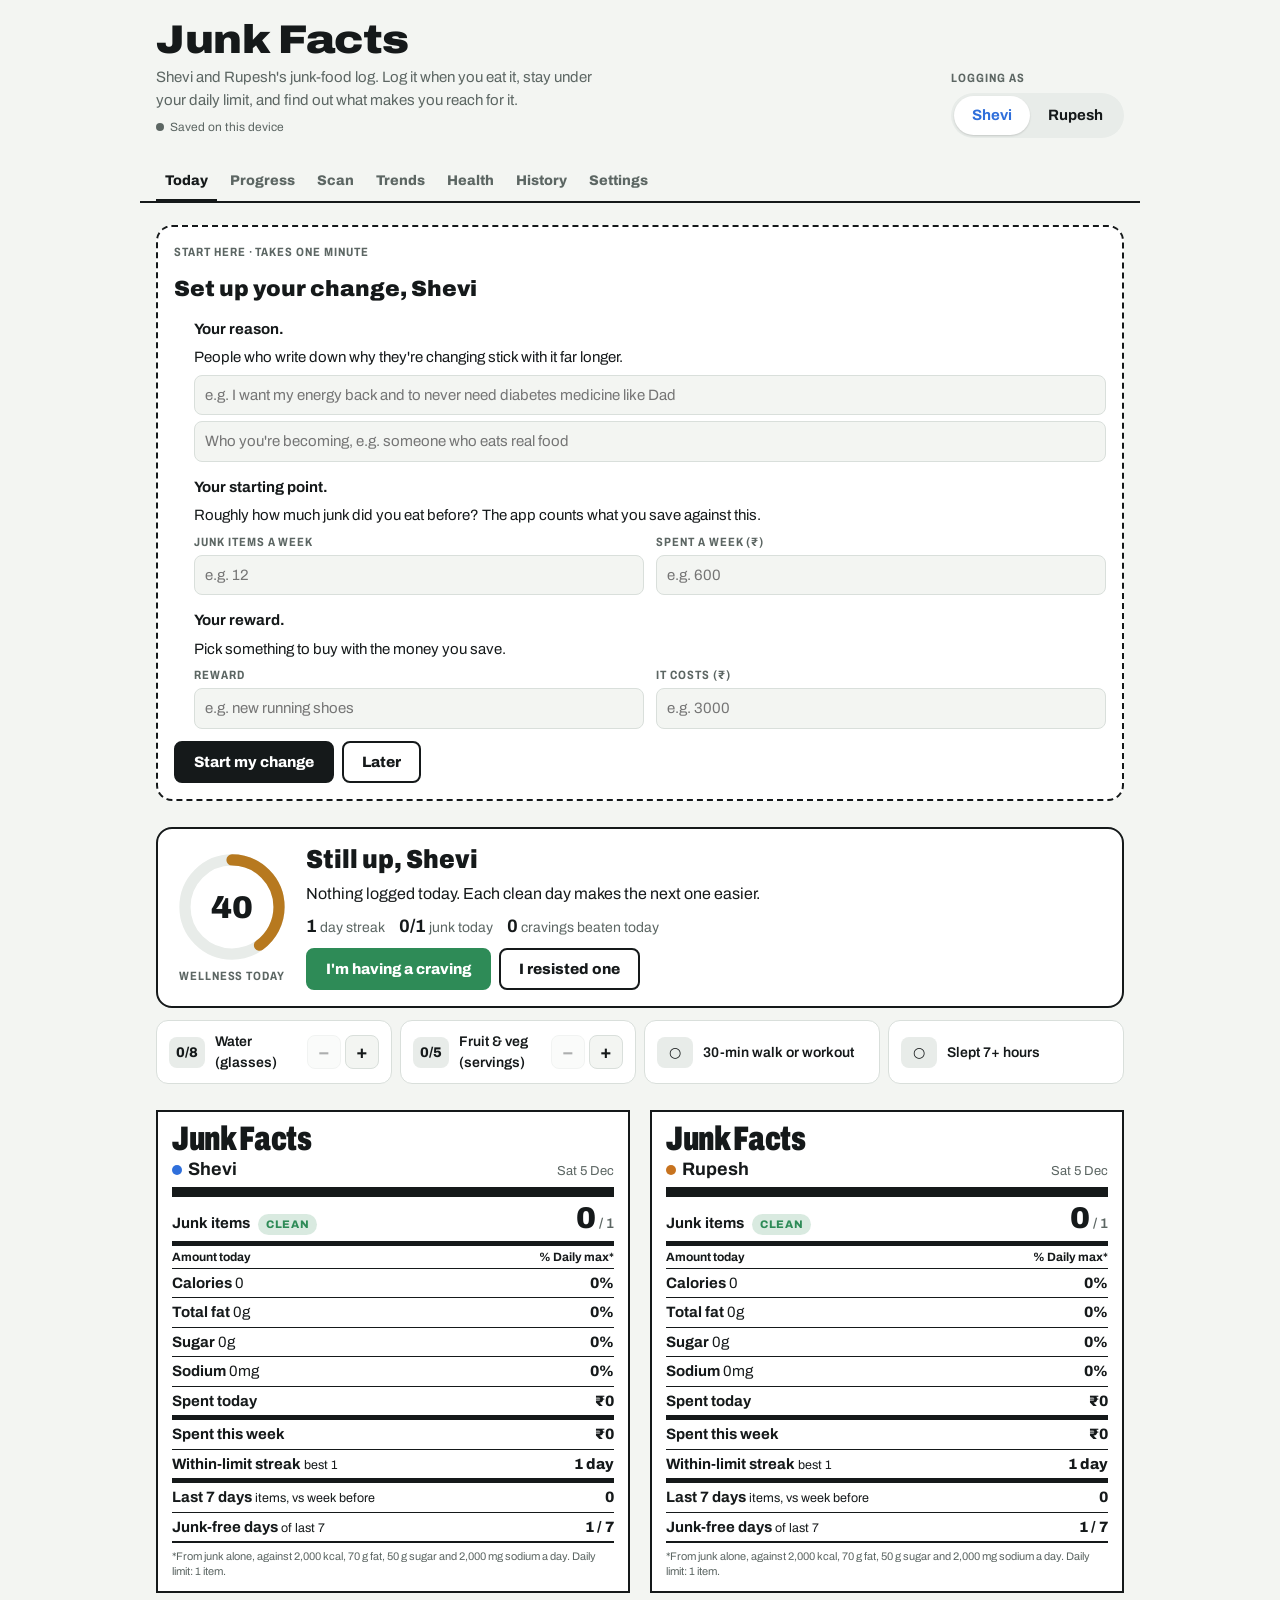
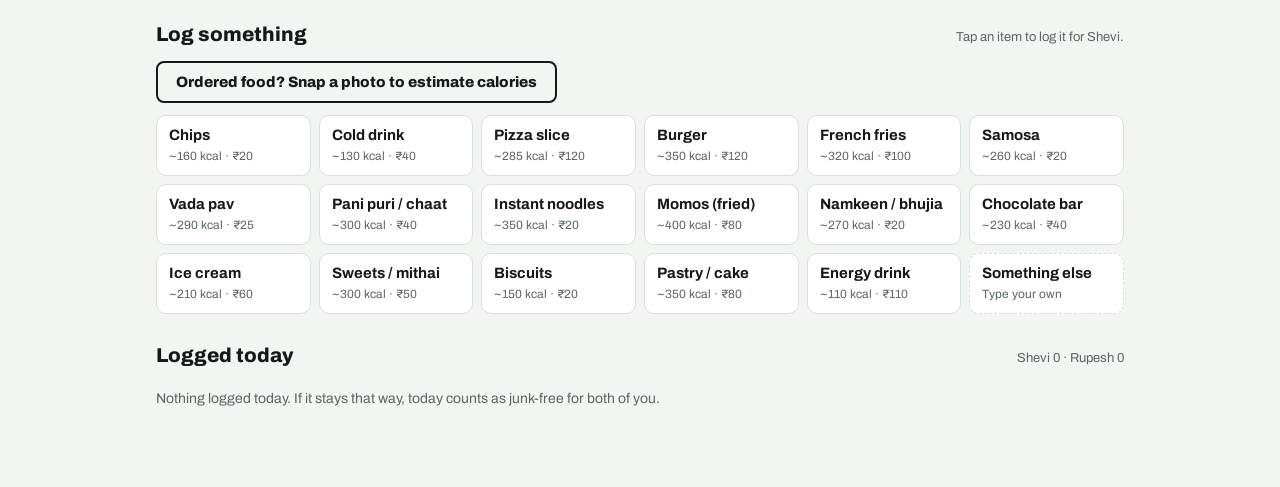
<file: index.html>
<!doctype html>
<html lang="en">
<head>
<meta charset="utf-8">
<meta name="viewport" content="width=device-width,initial-scale=1,viewport-fit=cover">
<!-- APP:START -->
<title>Junk Facts</title>
<link rel="preconnect" href="https://fonts.googleapis.com">
<link rel="preconnect" href="https://fonts.gstatic.com" crossorigin>
<link rel="stylesheet" href="https://fonts.googleapis.com/css2?family=Archivo:wdth,wght@62..125,400..900&display=swap">
<style>
:root{
  --bg:#F3F5F2; --surface:#FFFFFF; --ink:#15191A; --muted:#5C6663; --line:#D9DFDB; --chip:#E8ECE9;
  --p1:#2F6FDB; --p2:#C7731F; --ok:#2E8B57; --bad:#C8372D; --warn:#B7791F;
  --font:"Archivo",ui-sans-serif,system-ui,-apple-system,"Segoe UI",Roboto,sans-serif;
}
@media (prefers-color-scheme:dark){
  :root:not([data-theme="light"]){
    color-scheme:dark;
    --bg:#101413; --surface:#191E1D; --ink:#ECF0EE; --muted:#9AA5A1; --line:#2C3432; --chip:#242B29;
    --p1:#5E8FEA; --p2:#C97A2A; --ok:#4FBF83; --bad:#EF6B5E; --warn:#E0B04F;
  }
}
:root[data-theme="dark"]{
  color-scheme:dark;
  --bg:#101413; --surface:#191E1D; --ink:#ECF0EE; --muted:#9AA5A1; --line:#2C3432; --chip:#242B29;
  --p1:#5E8FEA; --p2:#C97A2A; --ok:#4FBF83; --bad:#EF6B5E; --warn:#E0B04F;
}
*{box-sizing:border-box}
[hidden]{display:none!important}
body{margin:0;background:var(--bg);color:var(--ink);font:15px/1.5 var(--font);font-variation-settings:"wdth" 100}
.wrap{max-width:1000px;margin:0 auto;padding-inline:16px;padding-block:20px 72px;display:flex;flex-direction:column;gap:22px}
h1,h2,h3,h4{margin:0;text-wrap:balance}
button,input,select{font:inherit;color:inherit}
button{cursor:pointer}
:focus-visible{outline:2px solid var(--p1);outline-offset:2px}
.num{font-variant-numeric:tabular-nums}
.label{font-size:12px;letter-spacing:.08em;text-transform:uppercase;font-weight:700;font-variation-settings:"wdth" 80;color:var(--muted)}
.hint{color:var(--muted);font-size:13px}
.empty{color:var(--muted);font-size:14px;padding:6px 0}

/* header */
header.top{display:flex;flex-wrap:wrap;align-items:flex-end;justify-content:space-between;gap:16px}
.brand h1{font-size:40px;line-height:1;font-weight:900;font-variation-settings:"wdth" 112;letter-spacing:-.01em}
.brand p{margin:6px 0 4px;color:var(--muted);max-width:50ch}
.sync{display:inline-flex;align-items:center;gap:6px;font-size:12px;color:var(--muted)}
.sync i{width:8px;height:8px;border-radius:50%;background:var(--muted)}
.sync.on i{background:var(--ok)}
.who{display:flex;flex-direction:column;gap:6px;align-items:flex-start}
.seg{display:inline-flex;flex-wrap:wrap;background:var(--chip);border-radius:999px;padding:3px}
.seg button{border:0;background:transparent;padding:6px 14px;border-radius:999px;font-weight:700;font-size:14px}
.seg button[aria-pressed="true"]{background:var(--surface);box-shadow:0 1px 2px rgba(0,0,0,.15)}
.seg button[data-p="p1"][aria-pressed="true"]{color:var(--p1)}
.seg button[data-p="p2"][aria-pressed="true"]{color:var(--p2)}
.who .seg button{padding:8px 18px;font-size:15px}

/* tabs */
nav.tabs{position:sticky;top:env(safe-area-inset-top,0px);z-index:5;background:var(--bg);display:flex;gap:4px;overflow-x:auto;border-bottom:2px solid var(--ink);margin-inline:-16px;padding-inline:16px}
nav.tabs button{border:0;background:transparent;padding:10px 9px 8px;font-weight:800;font-size:14px;color:var(--muted);border-bottom:4px solid transparent;margin-bottom:-2px;white-space:nowrap}
nav.tabs button[aria-selected="true"]{color:var(--ink);border-bottom-color:var(--ink)}
.tab{display:flex;flex-direction:column;gap:26px}

/* sections */
section{display:flex;flex-direction:column;gap:12px}
.sec-head{display:flex;justify-content:space-between;align-items:baseline;gap:12px;flex-wrap:wrap}
.sec-head h3{font-size:20px;font-weight:800}
.card{background:var(--surface);border:1px solid var(--line);border-radius:12px;padding:14px;min-width:0}
.cards{display:grid;grid-template-columns:repeat(auto-fit,minmax(280px,1fr));gap:16px}

/* versus strip */
.vs{display:grid;grid-template-columns:1fr auto 1fr;align-items:center;gap:12px;background:var(--surface);border:1px solid var(--line);border-radius:12px;padding:12px 16px}
.vs .side{display:flex;flex-direction:column}
.vs .side.r{text-align:right}
.vs .side b{font-size:28px;font-weight:900;line-height:1.1}
.vs .mid{text-align:center;font-size:13px;color:var(--muted);max-width:26ch}
.vs .mid strong{display:block;color:var(--ink);font-size:15px}

/* nutrition-label panels */
.facts{display:grid;grid-template-columns:repeat(auto-fit,minmax(290px,1fr));gap:20px}
.panel{background:var(--surface);border:2px solid var(--ink);padding:10px 14px 12px;display:flex;flex-direction:column}
.panel h2{font-size:34px;line-height:1;font-weight:900;font-variation-settings:"wdth" 70;letter-spacing:-.01em}
.panel .sub{display:flex;justify-content:space-between;align-items:baseline;gap:8px;padding-bottom:4px;border-bottom:10px solid var(--ink)}
.panel .sub b{font-size:18px}
.dot{display:inline-block;width:10px;height:10px;border-radius:50%;margin-right:6px;vertical-align:baseline}
.row{display:flex;justify-content:space-between;align-items:baseline;gap:10px;padding:3px 0;border-bottom:1px solid var(--ink)}
.row.big{padding:6px 0}
.row.big .v{font-size:30px;font-weight:900;line-height:1}
.row.thick{border-bottom:5px solid var(--ink)}
.row.head{font-size:12px;font-weight:700;padding:2px 0}
.row .k{font-weight:700}
.row .k small,.row .k .amt{font-weight:400}
.row .k.ind{padding-left:14px}
.row .v{font-weight:800;text-align:right}
.row .v.over{color:var(--bad)}
.row:last-of-type{border-bottom:0}
.pill{display:inline-block;font-size:11px;font-weight:800;letter-spacing:.06em;text-transform:uppercase;padding:2px 8px;border-radius:999px;vertical-align:middle;margin-left:8px}
.pill.ok{background:color-mix(in srgb,var(--ok) 18%,transparent);color:var(--ok)}
.pill.warn{background:color-mix(in srgb,var(--warn) 20%,transparent);color:var(--warn)}
.pill.bad{background:color-mix(in srgb,var(--bad) 18%,transparent);color:var(--bad)}
.foot{font-size:11px;color:var(--muted);padding-top:6px;line-height:1.35;border-top:1px solid var(--ink)}
.down{color:var(--ok);font-weight:700} .up{color:var(--bad);font-weight:700}

/* quick log */
.quick{display:grid;grid-template-columns:repeat(auto-fill,minmax(138px,1fr));gap:8px}
.q{border:1px solid var(--line);background:var(--surface);border-radius:10px;padding:10px 12px;text-align:left;display:flex;flex-direction:column;gap:2px;transition:border-color .12s,transform .12s}
.q:hover{border-color:var(--ink)}
.q:active{transform:scale(.98)}
.q b{font-size:15px;line-height:1.25}
.q span{font-size:12px;color:var(--muted)}
.q.custom{border-style:dashed}
.q.fav b::after{content:" ★";color:var(--warn);font-size:12px}
.q.repeat{border-color:var(--ink);background:var(--chip)}

/* log sheet */
.sheet{background:var(--surface);border:2px solid var(--ink);padding:16px;display:flex;flex-direction:column;gap:14px}
.sheet h4{font-size:22px;font-weight:900;font-variation-settings:"wdth" 90}
.grid2{display:grid;grid-template-columns:repeat(auto-fit,minmax(140px,1fr));gap:12px}
.field{display:flex;flex-direction:column;gap:4px;min-width:0}
.field input,.field select{border:1px solid var(--line);background:var(--bg);border-radius:8px;padding:8px 10px;min-width:0;width:100%}
fieldset.nutr{border:1px solid var(--line);border-radius:10px;padding:10px 12px 12px;margin:0}
fieldset.nutr legend{padding:0 6px}
.chips{display:flex;flex-wrap:wrap;gap:6px}
.chip{border:1px solid var(--line);background:var(--bg);border-radius:999px;padding:5px 12px;font-size:13px}
.chip[aria-pressed="true"]{background:var(--ink);color:var(--surface);border-color:var(--ink)}
.check{display:flex;gap:8px;align-items:center;font-size:14px}
.actions{display:flex;gap:8px;flex-wrap:wrap;align-items:center}
.btn{border:2px solid var(--ink);background:var(--ink);color:var(--surface);font-weight:800;border-radius:8px;padding:8px 18px;display:inline-flex;align-items:center}
.btn.ghost{background:transparent;color:var(--ink)}
.btn.small{padding:4px 10px;font-size:13px;border-width:1px}
.btn:disabled{opacity:.4;cursor:default}

/* entry rows */
.hist{display:flex;flex-direction:column}
.h{display:grid;grid-template-columns:auto 1fr auto;gap:12px;align-items:center;padding:10px 0;border-bottom:1px solid var(--line)}
.h .who-dot{width:10px;height:10px;border-radius:50%}
.h .what b{display:block}
.h .what span{font-size:13px;color:var(--muted);display:block}
.h .ops{display:flex;gap:6px}
.h .ops button{border:1px solid var(--line);background:transparent;border-radius:6px;padding:3px 10px;font-size:12px;color:var(--muted)}
.h .ops button.confirm{border-color:var(--bad);color:var(--bad);font-weight:700}
.day-sep{display:flex;justify-content:space-between;gap:10px;padding-top:16px;padding-bottom:2px;border-bottom:2px solid var(--ink);flex-wrap:wrap}
.day-sep span:last-child{font-weight:600;letter-spacing:0;text-transform:none}
.filters{display:flex;gap:8px;flex-wrap:wrap;align-items:center}
.filters input,.filters select{border:1px solid var(--line);background:var(--surface);border-radius:8px;padding:6px 10px;min-width:0}

/* charts */
.chart-wrap{overflow-x:auto}
.chart-wrap svg{display:block;width:100%;min-width:560px;height:auto}
.legend{display:flex;gap:14px;flex-wrap:wrap;font-size:13px;color:var(--muted)}
.legend i{display:inline-block;width:10px;height:10px;border-radius:2px;margin-right:6px;vertical-align:middle}
.day-detail{border-top:1px solid var(--line);margin-top:10px;padding-top:10px;display:grid;grid-template-columns:repeat(auto-fit,minmax(220px,1fr));gap:10px;font-size:14px}
.day-detail b{display:block}
svg .hit{fill:transparent;cursor:pointer}
svg .hl{fill:var(--ink);opacity:0}
svg .hl.on{opacity:.06}

.bars{display:flex;flex-direction:column;gap:8px;margin-top:8px}
.bar-row{display:grid;grid-template-columns:minmax(92px,128px) 1fr 2.5em;gap:10px;align-items:center;font-size:14px}
.bar-row .track{height:10px;background:var(--chip);border-radius:3px;display:flex;gap:2px;overflow:hidden}
.bar-row .track span{display:block;height:100%;border-radius:2px}
.bar-row .n{text-align:right;font-weight:700}

/* calendar */
.cal-head{display:flex;justify-content:space-between;align-items:center;gap:8px}
.cal-head h4{font-size:17px;font-weight:800}
.cal{display:grid;grid-template-columns:repeat(7,1fr);gap:4px;margin-top:10px}
.cal .wd{font-size:11px;text-align:center;color:var(--muted);font-weight:700}
.cal .c{aspect-ratio:1;max-width:100%;border-radius:6px;display:flex;flex-direction:column;align-items:center;justify-content:center;font-size:12px;line-height:1.1;background:var(--chip);color:var(--muted)}
.cal .c b{font-size:13px;color:var(--ink)}
.cal .c.clean{background:color-mix(in srgb,var(--ok) 22%,var(--surface))}
.cal .c.under{background:color-mix(in srgb,var(--warn) 24%,var(--surface))}
.cal .c.over{background:color-mix(in srgb,var(--bad) 30%,var(--surface))}
.cal .c.none{background:transparent;border:1px dashed var(--line)}
.cal .c.today{outline:2px solid var(--ink);outline-offset:-2px}
.cal .c.blank{visibility:hidden}
.status-legend{display:flex;gap:12px;flex-wrap:wrap;font-size:12px;color:var(--muted);margin-top:10px}
.status-legend i{display:inline-block;width:12px;height:12px;border-radius:3px;margin-right:5px;vertical-align:-2px}

/* tables */
.table-wrap{overflow-x:auto}
table{border-collapse:collapse;width:100%;font-size:14px;font-variant-numeric:tabular-nums}
th,td{padding:7px 10px;text-align:right;border-bottom:1px solid var(--line);white-space:nowrap}
th:first-child,td:first-child{text-align:left}
thead th{font-size:12px;letter-spacing:.06em;text-transform:uppercase;color:var(--muted);border-bottom:2px solid var(--ink)}
thead tr.grp th{border-bottom:0;padding-bottom:0}
td.bad{color:var(--bad);font-weight:700} td.good{color:var(--ok);font-weight:700}

/* heatmap */
.heat{display:grid;grid-template-columns:auto repeat(5,1fr);gap:3px;margin-top:10px;font-size:12px}
.heat .hdr{color:var(--muted);text-align:center;font-weight:700;line-height:1.2;padding-bottom:4px}
.heat .rl{color:var(--muted);font-weight:700;padding-right:6px;display:flex;align-items:center}
.heat .cell{border-radius:4px;min-height:30px;display:flex;align-items:center;justify-content:center;font-weight:700;font-variant-numeric:tabular-nums}

/* insights */
.insight{display:flex;flex-direction:column;gap:6px}
.insight h4{font-size:17px;font-weight:800}
.insight ul{margin:0;padding-left:18px;display:flex;flex-direction:column;gap:4px}

/* weight */
.wt{display:flex;flex-direction:column;gap:10px}
.wt .top{display:flex;justify-content:space-between;align-items:baseline;gap:8px;flex-wrap:wrap}
.wt .top b{font-size:26px;font-weight:900}
.wt form{display:flex;gap:8px;flex-wrap:wrap}
.wt input{border:1px solid var(--line);background:var(--bg);border-radius:8px;padding:6px 10px;width:7.5em}
.wt svg{width:100%;height:auto;display:block}

/* settings */
.set-body{display:flex;flex-direction:column;gap:18px}
.favs{display:flex;flex-direction:column}
.favs .f{display:flex;justify-content:space-between;gap:8px;align-items:center;padding:6px 0;border-bottom:1px solid var(--line)}
.ref{font-size:13px;color:var(--muted);margin:0;padding-left:18px}

/* motivation */
.hero{display:flex;flex-direction:column;gap:12px}
.hero-card{display:grid;grid-template-columns:auto 1fr;gap:18px;align-items:center;background:var(--surface);border:2px solid var(--ink);border-radius:16px;padding:16px 18px}
.hero-ring{display:flex;flex-direction:column;align-items:center;gap:4px}
.ring-arc{transition:stroke-dasharray .6s ease}
.hero-body{display:flex;flex-direction:column;gap:8px;min-width:0}
.hero-body h2{font-size:26px;font-weight:900;font-variation-settings:"wdth" 90;line-height:1.1}
.coach{margin:0;font-size:16px;line-height:1.45}
.why{margin:0;font-size:14px;background:var(--chip);border-radius:8px;padding:6px 10px}
.hero-stats{display:flex;gap:14px;flex-wrap:wrap;font-size:14px;color:var(--muted)}
.hero-stats b{color:var(--ink);font-size:18px}
.btn.sos{background:var(--ok);border-color:var(--ok);color:#fff}
.cheer-banner{background:color-mix(in srgb,var(--ok) 16%,var(--surface));border:1px solid color-mix(in srgb,var(--ok) 40%,transparent);border-radius:12px;padding:10px 14px}
.habits{display:grid;grid-template-columns:repeat(auto-fit,minmax(200px,1fr));gap:8px}
.habit{display:flex;align-items:center;gap:10px;border:1px solid var(--line);background:var(--surface);border-radius:12px;padding:10px 12px;text-align:left;font-size:14px;font-weight:600}
.habit .hk{min-width:2.6em;height:2.2em;border-radius:8px;background:var(--chip);display:inline-flex;align-items:center;justify-content:center;font-weight:800}
.habit.done{border-color:color-mix(in srgb,var(--ok) 55%,transparent);background:color-mix(in srgb,var(--ok) 10%,var(--surface))}
.habit.done .hk{background:var(--ok);color:#fff}
.habit .step{margin-left:auto;display:flex;gap:4px}
.habit .step button{width:34px;height:34px;border-radius:8px;border:1px solid var(--line);background:var(--bg);font-size:18px;font-weight:800;line-height:1}
.habit .step button:disabled{opacity:.35}
.onboard{background:var(--surface);border:2px dashed var(--ink);border-radius:16px;padding:16px;display:flex;flex-direction:column;gap:12px}
.onboard h3{font-size:22px;font-weight:900}
.steps{margin:0;padding-left:20px;display:flex;flex-direction:column;gap:14px}
.steps li{display:flex;flex-direction:column;gap:6px}
.steps input{border:1px solid var(--line);background:var(--bg);border-radius:8px;padding:8px 10px;width:100%}
.sos-overlay{position:fixed;inset:0;z-index:20;background:color-mix(in srgb,var(--ink) 55%,transparent);display:flex;align-items:flex-end;justify-content:center;padding:16px;padding-bottom:calc(16px + env(safe-area-inset-bottom,0px))}
.sos-card{background:var(--surface);border-radius:18px;padding:18px;max-width:520px;width:100%;max-height:calc(100% - env(safe-area-inset-top,0px));overflow:auto;display:flex;flex-direction:column;gap:12px}
.sos-card h3{font-size:22px;font-weight:900;line-height:1.2}
.sos-card ul{margin:4px 0 0;padding-left:18px}
.sos-top{display:flex;align-items:center;gap:18px}
.sos-time{display:block;font-size:40px;font-weight:900;line-height:1}
.breath{width:112px;height:112px;flex:none;border-radius:50%;background:color-mix(in srgb,var(--ok) 25%,var(--surface));display:flex;align-items:center;justify-content:center;text-align:center;transform:scale(.7);transition:transform 4s ease-in-out}
.breath.in{transform:scale(1)} .breath.out{transform:scale(.7);transition-duration:6s}
.breath-text{font-weight:800;font-size:14px;padding:6px}
.confetti{position:fixed;inset:0;pointer-events:none;z-index:30}
.prog-card{display:flex;flex-direction:column;gap:10px}
.big-money{font-size:44px;font-weight:900;line-height:1;color:var(--ok)}
.goal{display:flex;flex-direction:column;gap:6px}
.goal-top{display:flex;justify-content:space-between;gap:10px;flex-wrap:wrap}
.goal-bar{height:12px;border-radius:6px;background:var(--chip);overflow:hidden;display:flex}
.goal-bar span{display:block;height:100%;background:var(--ok);transition:width .6s ease}
.identity{font-size:14px;font-weight:700;background:var(--chip);border-radius:999px;padding:4px 12px}
.badges{display:grid;grid-template-columns:repeat(auto-fill,minmax(140px,1fr));gap:8px}
.badge{border:1px solid var(--line);border-radius:12px;padding:10px;display:flex;flex-direction:column;gap:2px;font-size:12px;color:var(--muted);opacity:.75}
.badge b{font-size:14px;color:var(--ink)}
.badge .medal{width:40px;height:40px;border-radius:50%;background:var(--chip);display:flex;align-items:center;justify-content:center;font-weight:900;font-size:12px;margin-bottom:4px;color:var(--muted)}
.badge.got{opacity:1;border-color:color-mix(in srgb,var(--warn) 60%,transparent);background:color-mix(in srgb,var(--warn) 8%,var(--surface))}
.badge.got .medal{background:var(--warn);color:#fff;font-size:20px}
.timeline{list-style:none;margin:0;padding:0;display:flex;flex-direction:column}
.timeline li{display:grid;grid-template-columns:4.2em 1fr;gap:12px;padding:10px 0;border-bottom:1px solid var(--line);opacity:.6}
.timeline li.reached{opacity:1}
.timeline li.reached .tl-day{background:var(--ok);color:#fff}
.tl-day{font-size:12px;font-weight:800;background:var(--chip);border-radius:999px;padding:3px 8px;text-align:center;align-self:start}
.timeline p{margin:2px 0 0;font-size:14px}
.plan{display:grid;grid-template-columns:auto 1fr;gap:6px 10px;align-items:center;margin-bottom:10px;font-size:14px;font-weight:700}
.plan input{border:1px solid var(--line);background:var(--bg);border-radius:8px;padding:7px 10px;min-width:0;width:100%;font-weight:400}
@media (max-width:480px){.hero-card{grid-template-columns:1fr;justify-items:start}.hero-ring{flex-direction:row;gap:12px}}
@media (prefers-reduced-motion:reduce){.breath,.breath.in,.breath.out{transition:none;transform:none}}
.meal-kcal{display:flex;flex-direction:column;gap:6px}
.big-kcal{font-size:44px;font-weight:900;line-height:1}
.conf{display:flex;align-items:baseline;flex-wrap:wrap;gap:4px;font-size:13px}
body.dropping::after{content:"Drop photos to add them";position:fixed;inset:12px;border:3px dashed var(--ink);border-radius:16px;background:color-mix(in srgb,var(--bg) 80%,transparent);display:flex;align-items:center;justify-content:center;font-size:22px;font-weight:900;z-index:40;pointer-events:none}
.pastebox{border:2px dashed var(--line);border-radius:12px;padding:14px;min-height:56px;font-size:14px;color:var(--muted);background:var(--bg);cursor:text;outline:none;overflow:hidden;max-height:120px}
.pastebox:empty::before{content:attr(data-ph)}
.pastebox:focus{border-color:var(--ink);color:var(--ink)}
.pastebox img{max-height:60px}
.file-input{position:absolute;width:1px;height:1px;opacity:0;overflow:hidden;pointer-events:none;left:0;top:0}
.phone-help{background:var(--chip);border-radius:10px;padding:10px 14px;font-size:14px}
.phone-help summary{font-weight:800;cursor:pointer}
.phone-help ol{margin:8px 0;padding-left:20px;display:flex;flex-direction:column;gap:6px}
.phone-help p{margin:8px 0 0}
.privacy{background:var(--chip);border-radius:10px;padding:10px 14px;font-size:14px}
.scan-card{display:flex;flex-direction:column;gap:14px}
.scan-card h3{font-size:22px;font-weight:900;font-variation-settings:"wdth" 90}
.shots{display:flex;gap:8px;flex-wrap:wrap}
.shot{position:relative;width:84px;height:84px;border-radius:8px;overflow:hidden;border:1px solid var(--line);background:var(--chip)}
.shot img{width:100%;height:100%;object-fit:cover;display:block}
.shot button{position:absolute;top:4px;right:4px;border:0;border-radius:999px;width:24px;height:24px;background:var(--ink);color:var(--surface);font-weight:800;line-height:1;padding:0}
.shot-tips{margin:0;padding-left:18px;font-size:13px;color:var(--muted)}
.progress{display:flex;gap:12px;align-items:center;flex-wrap:wrap;background:var(--chip);border-radius:10px;padding:12px 14px}
.progress .bar{flex:1 1 160px;height:6px;border-radius:3px;background:var(--line);overflow:hidden}
.progress .bar span{display:block;height:100%;width:30%;background:var(--ink);border-radius:3px;animation:slide 1.4s ease-in-out infinite}
@keyframes slide{0%{transform:translateX(-100%)}100%{transform:translateX(340%)}}
@media (prefers-reduced-motion:reduce){.progress .bar span{animation:none;width:100%;opacity:.4}}
#reportBox{scroll-margin-top:calc(56px + env(safe-area-inset-top,0px))}
.report{display:flex;flex-direction:column;gap:22px}
.rep-head{display:grid;grid-template-columns:1fr auto;gap:16px;align-items:start;border:2px solid var(--ink);background:var(--surface);padding:14px}
.rep-head h3{font-size:28px;font-weight:900;font-variation-settings:"wdth" 80;line-height:1.1}
.score{text-align:center;min-width:92px}
.score b{display:block;font-size:44px;font-weight:900;line-height:1}
.score .track{height:8px;border-radius:4px;background:var(--chip);margin-top:6px;overflow:hidden}
.score .track span{display:block;height:100%;border-radius:4px}
.flags{display:flex;flex-wrap:wrap;gap:6px}
.flag{font-size:12px;font-weight:800;padding:3px 10px;border-radius:999px;background:var(--chip)}
.rep-sec{display:flex;flex-direction:column;gap:10px}
.rep-sec>h4{font-size:19px;font-weight:800;border-bottom:2px solid var(--ink);padding-bottom:4px}
.rep-sec p{margin:0;max-width:72ch}
.organs{display:grid;grid-template-columns:repeat(auto-fit,minmax(250px,1fr));gap:12px}
.organ{background:var(--surface);border:1px solid var(--line);border-radius:12px;padding:12px 14px;display:flex;flex-direction:column;gap:6px}
.organ .t{display:flex;justify-content:space-between;align-items:center;gap:8px}
.organ .t b{font-size:16px}
.organ .pill{margin-left:0}
.organ dl{margin:0;display:grid;grid-template-columns:auto 1fr;gap:4px 10px;font-size:14px}
.organ dt{font-weight:700;color:var(--muted);font-size:12px;letter-spacing:.06em;text-transform:uppercase;padding-top:2px}
.organ dd{margin:0}
.risk{display:grid;grid-template-columns:1fr auto;gap:4px 12px;padding:10px 0;border-bottom:1px solid var(--line)}
.risk b{font-size:15px}
.risk .meta{font-size:12px;color:var(--muted);text-align:right}
.risk p{grid-column:1/-1;font-size:14px}
.rep-note{font-size:12px;color:var(--muted);border-top:1px solid var(--line);padding-top:10px;margin:0}
.scan-list .s{display:grid;grid-template-columns:auto 1fr auto;gap:12px;align-items:center;padding:10px 0;border-bottom:1px solid var(--line)}
.scan-list .s .sc{font-weight:900;font-size:20px;width:2.2em;text-align:center}
.toast{position:fixed;left:50%;bottom:calc(20px + env(safe-area-inset-bottom,0px));transform:translateX(-50%);background:var(--ink);color:var(--surface);padding:10px 12px 10px 16px;border-radius:8px;font-weight:700;font-size:14px;width:max-content;max-width:min(460px,calc(100% - 32px));display:flex;gap:12px;align-items:center;z-index:10}
.toast button{border:1px solid var(--surface);background:transparent;color:var(--surface);border-radius:6px;padding:3px 10px;font-weight:800}
@media (prefers-reduced-motion:reduce){*{transition:none!important;scroll-behavior:auto!important}}
@media (max-width:480px){
  .brand h1{font-size:32px}.panel h2{font-size:28px}
  nav.tabs button{padding-inline:6px;font-size:13px}
  .vs{grid-template-columns:1fr 1fr}.vs .mid{grid-column:1/-1;grid-row:2;max-width:none}
}
</style>
<!-- APP:HEAD-END -->
</head>
<body>
<!-- APP:BODY-START -->
<div class="wrap">
  <header class="top">
    <div class="brand">
      <h1>Junk Facts</h1>
      <p><span id="pairNames"></span>'s junk-food log. Log it when you eat it, stay under your daily limit, and find out what makes you reach for it.</p>
      <span class="sync" id="sync"><i></i><span id="syncText">Saved on this device</span></span>
    </div>
    <div class="who">
      <span class="label">Logging as</span>
      <div class="seg" id="whoSeg" role="group" aria-label="Who is logging"></div>
    </div>
  </header>

  <nav class="tabs" id="tabs" role="tablist" aria-label="Sections">
    <button type="button" role="tab" data-tab="today">Today</button>
    <button type="button" role="tab" data-tab="progress">Progress</button>
    <button type="button" role="tab" data-tab="scan">Scan</button>
    <button type="button" role="tab" data-tab="trends">Trends</button>
    <button type="button" role="tab" data-tab="health">Health</button>
    <button type="button" role="tab" data-tab="history">History</button>
    <button type="button" role="tab" data-tab="settings">Settings</button>
  </nav>

  <!-- TODAY -->
  <div class="tab" id="tab-today" role="tabpanel">
    <div id="onboard"></div>
    <div id="hero" class="hero"></div>
    <div class="facts" id="facts"></div>

    <section id="logSection">
      <div class="sec-head">
        <h3>Log something</h3>
        <span class="hint" id="logHint"></span>
      </div>
      <button type="button" class="btn ghost" id="goScan" style="align-self:flex-start">Ordered food? Snap a photo to estimate calories</button>
      <div class="quick" id="quick"></div>
      <form class="sheet" id="sheet" hidden>
        <h4 id="sheetTitle">Log</h4>
        <div class="grid2">
          <label class="field"><span class="label">What</span><input id="fItem" required maxlength="40"></label>
          <label class="field"><span class="label">Type</span><select id="fCat"></select></label>
          <label class="field"><span class="label">How many</span><input id="fQty" type="number" min="1" max="20" step="1" value="1" inputmode="numeric"></label>
          <label class="field"><span class="label">When</span><input id="fWhen" type="datetime-local"></label>
        </div>
        <fieldset class="nutr">
          <legend class="label">Per item, approximate</legend>
          <div class="grid2">
            <label class="field"><span class="label">Calories</span><input id="fKcal" type="number" min="0" max="3000" step="1" inputmode="numeric"></label>
            <label class="field"><span class="label">Fat (g)</span><input id="fFat" type="number" min="0" max="300" step="any" inputmode="decimal"></label>
            <label class="field"><span class="label">Sugar (g)</span><input id="fSugar" type="number" min="0" max="300" step="any" inputmode="decimal"></label>
            <label class="field"><span class="label">Sodium (mg)</span><input id="fSodium" type="number" min="0" max="10000" step="1" inputmode="numeric"></label>
            <label class="field"><span class="label" id="fCostLabel">Cost</span><input id="fCost" type="number" min="0" step="any" inputmode="decimal"></label>
          </div>
        </fieldset>
        <div class="field"><span class="label">Where</span><div class="chips" id="fWhere"></div></div>
        <div class="field"><span class="label">Why did you eat it?</span><div class="chips" id="fTriggers"></div></div>
        <label class="field"><span class="label">Note (optional)</span><input id="fNote" maxlength="120" placeholder="e.g. ordered with friends after cricket"></label>
        <label class="check" id="fFavWrap"><input type="checkbox" id="fFav"> Add to quick items</label>
        <div class="actions">
          <button class="btn" type="submit" id="fSave">Log it</button>
          <button class="btn ghost" type="button" id="fCancel">Cancel</button>
        </div>
      </form>
    </section>

    <section>
      <div class="sec-head"><h3>Logged today</h3><span class="hint" id="todayTotals"></span></div>
      <div class="hist" id="todayList"></div>
    </section>
  </div>

  <!-- SCAN -->
  <div class="tab" id="tab-scan" role="tabpanel" hidden>
    <div class="card scan-card" id="scanCard">
      <div class="seg" id="scanModeSeg" role="group" aria-label="What are you scanning" style="align-self:flex-start"></div>
      <h3 id="scanTitle">Estimate a meal from a photo</h3>
      <p class="hint" style="margin:0" id="scanIntro"></p>
      <div id="scanUnavailable" class="privacy" hidden></div>
      <div id="scanForm" class="scan-card" hidden>
        <div class="actions">
          <button type="button" class="btn" data-pick="camInput">Take photo</button>
          <button type="button" class="btn ghost" data-pick="galInput">Choose from gallery</button>
          <input type="file" id="camInput" class="file-input" accept="image/*" capture="environment" tabindex="-1" aria-hidden="true">
          <input type="file" id="galInput" class="file-input" accept="image/*" multiple tabindex="-1" aria-hidden="true">
        </div>
        <ul class="shot-tips" id="scanTips"></ul>
        <details class="phone-help" id="phoneHelp">
          <summary>Buttons not opening anything on your phone?</summary>
          <p>The Claude phone app may not let pages open your camera or gallery. Open this page in your phone's browser instead. It works there, and your data is the same.</p>
          <ol>
            <li>Copy the link: <button type="button" class="btn small" id="copyLink">Copy link</button></li>
            <li>Open <b>Chrome</b> (Android) or <b>Safari</b> (iPhone), paste it into the address bar, and sign in to Claude if asked.</li>
            <li>Tip: use the browser menu's <b>Add to Home Screen</b> so it opens like an app.</li>
          </ol>
          <p class="hint">Link: <span id="linkText" style="user-select:all;word-break:break-all"></span></p>
        </details>
        <div class="pastebox" id="pasteBox" contenteditable="true" role="textbox" aria-label="Paste a photo here" inputmode="none" spellcheck="false" data-ph="Or paste a photo here: tap this box, then long-press and choose Paste. On a computer, click here and press Ctrl+V (⌘V on Mac)."></div>
        <div class="shots" id="shots"></div>
        <div class="grid2">
          <p class="privacy" id="noPhotoNote" hidden style="grid-column:1/-1;margin:0">This app can't send photos to Claude. For meals, type what you ordered and Claude will estimate from the description. For photo analysis, open the link in Chrome or Safari (see the help above).</p>
          <label class="field" id="scanDescWrap"><span class="label">What did you order? (optional)</span><input id="scanDesc" maxlength="160" placeholder="e.g. 1 butter chicken, 2 butter naan, 1 coke"></label>
          <label class="field"><span class="label">How much did you eat?</span><input id="scanAmount" maxlength="80" placeholder="e.g. the whole 52 g packet"></label>
          <label class="field"><span class="label" id="scanPriceLabel">Price paid (optional)</span><input id="scanPrice" type="number" min="0" step="any" inputmode="decimal"></label>
        </div>
        <div class="actions">
          <button type="button" class="btn" id="scanGo" disabled>Analyze label</button>
          <span class="hint" id="scanWho"></span>
        </div>
      </div>
      <div class="progress" id="scanProgress" hidden>
        <span id="scanStatus">Reading the label…</span>
        <span class="bar"><span></span></span>
        <button type="button" class="btn ghost small" id="scanStop">Stop</button>
      </div>
    </div>
    <div id="reportBox"></div>
    <section>
      <div class="sec-head"><h3>Past scans</h3><span class="hint">Tap one to read its report again</span></div>
      <div class="scan-list" id="scanList"></div>
    </section>
  </div>

  <!-- PROGRESS -->
  <div class="tab" id="tab-progress" role="tabpanel" hidden></div>

  <!-- TRENDS -->
  <div class="tab" id="tab-trends" role="tabpanel" hidden>
    <section>
      <div class="sec-head">
        <h3>Junk items per day</h3>
        <div class="seg" id="rangeSeg" role="group" aria-label="Range"></div>
      </div>
      <div class="card">
        <div class="legend" id="legend"></div>
        <div class="chart-wrap" id="chart"></div>
        <div class="day-detail" id="dayDetail"></div>
      </div>
    </section>

    <section>
      <div class="sec-head"><h3>Month view</h3><span class="hint">Every day, colored by whether you stayed within your limit</span></div>
      <div class="cards" id="cals"></div>
    </section>

    <section>
      <div class="sec-head"><h3>Week by week</h3><span class="hint">Weeks start on Monday</span></div>
      <div class="card table-wrap" id="weekly"></div>
    </section>

    <section>
      <div class="sec-head"><h3>Weight check-in</h3><span class="hint">Weigh yourself once a week, same day, same time, before breakfast</span></div>
      <div class="cards" id="weights"></div>
    </section>
  </div>

  <!-- PATTERNS -->
  <div class="tab" id="tab-patterns" role="tabpanel" hidden>
    <div class="sec-head">
      <h3>Last 30 days</h3>
      <div class="seg" id="patSeg" role="group" aria-label="Whose patterns"></div>
    </div>
    <div class="cards" id="insights"></div>
    <div class="cards">
      <div class="card"><span class="label">When it happens</span><div id="heat"></div></div>
      <div class="card"><span class="label">Why it happens</span><div class="bars" id="topTriggers"></div></div>
    </div>
    <div class="cards">
      <div class="card"><span class="label">Most eaten</span><div class="bars" id="topItems"></div></div>
      <div class="card"><span class="label">By type</span><div class="bars" id="topCats"></div></div>
      <div class="card"><span class="label">Where</span><div class="bars" id="topWhere"></div></div>
    </div>
    <section>
      <div class="sec-head"><h3>Nutrition from junk</h3><span class="hint">Daily average over the last 30 days, compared with daily maximums</span></div>
      <div class="card table-wrap" id="nutrition"></div>
    </section>
  </div>

  <!-- HEALTH (private) -->
  <div class="tab" id="tab-health" role="tabpanel" hidden></div>
  <input type="file" id="labCam" class="file-input" accept="image/*" capture="environment" tabindex="-1" aria-hidden="true">
  <input type="file" id="labGal" class="file-input" accept="image/*" multiple tabindex="-1" aria-hidden="true">

  <!-- HISTORY -->
  <div class="tab" id="tab-history" role="tabpanel" hidden>
    <div class="sec-head">
      <h3>History</h3>
      <div class="filters">
        <div class="seg" id="histSeg" role="group" aria-label="Whose history"></div>
        <select id="histCat" aria-label="Filter by type"></select>
        <input id="histSearch" type="search" placeholder="Search items or notes" aria-label="Search">
      </div>
    </div>
    <div class="hist" id="hist"></div>
    <div class="actions"><button type="button" class="btn ghost small" id="histMore" hidden>Show more</button></div>
  </div>

  <!-- SETTINGS -->
  <div class="tab" id="tab-settings" role="tabpanel" hidden>
    <form class="set-body card" id="setForm">
      <h3>People and limits</h3>
      <div class="grid2">
        <label class="field"><span class="label">Person 1 name</span><input id="sN1" maxlength="20"></label>
        <label class="field"><span class="label">Daily item limit</span><input id="sL1" type="number" min="0" max="10" step="1"></label>
        <label class="field"><span class="label">Weekly budget</span><input id="sB1" type="number" min="0" step="1" placeholder="0 = none"></label>
      </div>
      <div class="grid2">
        <label class="field"><span class="label">Person 2 name</span><input id="sN2" maxlength="20"></label>
        <label class="field"><span class="label">Daily item limit</span><input id="sL2" type="number" min="0" max="10" step="1"></label>
        <label class="field"><span class="label">Weekly budget</span><input id="sB2" type="number" min="0" step="1" placeholder="0 = none"></label>
      </div>
      <div class="grid2">
        <label class="field"><span class="label">Currency symbol</span><input id="sCur" maxlength="3"></label>
      </div>
      <p class="hint" style="margin:0">A daily limit of 0 means no junk at all. Start with a limit you can actually hit, like 1 a day, and lower it once you've held a two-week streak. The weekly budget is the most you want to spend on junk in a week.</p>
      <div class="actions"><button class="btn" type="submit">Save settings</button></div>
    </form>

    <div class="card set-body">
      <h3>Your quick items</h3>
      <p class="hint" style="margin:0">Items you saved with "Add to quick items" when logging. They appear first on the Today tab.</p>
      <div class="favs" id="favs"></div>
    </div>

    <div class="card set-body">
      <h3>How the numbers work</h3>
      <ul class="ref">
        <li>Nutrition values are rough per-serving estimates for common Indian portions. Edit them when you log if you know better.</li>
        <li>Daily maximums on the label: 2,000 kcal energy, 70 g fat, 50 g sugar (WHO says under 25 g is better), 2,000 mg sodium (WHO). The % shows how much of that came from junk alone.</li>
        <li>About 7,700 kcal equals 1 kg of body fat. The fat figure on the Patterns tab converts junk calories to that.</li>
        <li>A day with nothing logged counts as junk-free. The streak counts days at or under the daily limit, today included.</li>
      </ul>
    </div>

    <div class="card set-body" id="backupCard" hidden>
      <h3>Backup</h3>
      <p class="hint" style="margin:0">Data in this copy is saved only in this browser. Export a backup now and then, and import it on another device.</p>
      <div class="actions">
        <button class="btn ghost" type="button" id="exportBtn">Export backup</button>
        <label class="btn ghost">Import backup<input type="file" id="importFile" accept="application/json" hidden></label>
      </div>
    </div>
  </div>
</div>
<div class="toast" id="toast" role="status" hidden></div>

<script>
(function(){
"use strict";
const $ = s => document.querySelector(s);
const LS_KEY = "junkfacts.v1", ME_KEY = "junkfacts.me", TAB_KEY = "junkfacts.tab";
const KCAL_PER_KG_FAT = 7700;
const DAILY = {kcal:2000, fat:70, sugar:50, sodium:2000};
const CATS = ["Fried","Sugary","Fast food","Packaged snack","Sugary drink","Street food"];
// Approximate per serving: kcal, fat g, sugar g, sodium mg, typical cost.
const ITEMS = [
  {item:"Chips",           cat:"Packaged snack", kcal:160, fat:10, sugar:1,  sodium:170,  cost:20},
  {item:"Cold drink",      cat:"Sugary drink",   kcal:130, fat:0,  sugar:33, sodium:15,   cost:40},
  {item:"Pizza slice",     cat:"Fast food",      kcal:285, fat:10, sugar:4,  sodium:640,  cost:120},
  {item:"Burger",          cat:"Fast food",      kcal:350, fat:15, sugar:8,  sodium:600,  cost:120},
  {item:"French fries",    cat:"Fried",          kcal:320, fat:15, sugar:0,  sodium:260,  cost:100},
  {item:"Samosa",          cat:"Fried",          kcal:260, fat:17, sugar:2,  sodium:420,  cost:20},
  {item:"Vada pav",        cat:"Street food",    kcal:290, fat:12, sugar:4,  sodium:550,  cost:25},
  {item:"Pani puri / chaat",cat:"Street food",   kcal:300, fat:12, sugar:8,  sodium:700,  cost:40},
  {item:"Instant noodles", cat:"Packaged snack", kcal:350, fat:14, sugar:2,  sodium:1000, cost:20},
  {item:"Momos (fried)",   cat:"Fried",          kcal:400, fat:20, sugar:3,  sodium:800,  cost:80},
  {item:"Namkeen / bhujia",cat:"Packaged snack", kcal:270, fat:18, sugar:2,  sodium:400,  cost:20},
  {item:"Chocolate bar",   cat:"Sugary",         kcal:230, fat:13, sugar:22, sodium:30,   cost:40},
  {item:"Ice cream",       cat:"Sugary",         kcal:210, fat:11, sugar:21, sodium:80,   cost:60},
  {item:"Sweets / mithai", cat:"Sugary",         kcal:300, fat:12, sugar:35, sodium:50,   cost:50},
  {item:"Biscuits",        cat:"Packaged snack", kcal:150, fat:7,  sugar:10, sodium:90,   cost:20},
  {item:"Pastry / cake",   cat:"Sugary",         kcal:350, fat:18, sugar:30, sodium:250,  cost:80},
  {item:"Energy drink",    cat:"Sugary drink",   kcal:110, fat:0,  sugar:27, sodium:100,  cost:110}
];
const TRIGGERS = ["Hungry","Craving","Bored","Stressed","Tired","With friends","Late night","Watching something","Skipped a meal","Celebration"];
const WHERES = ["Home","Outside","Ordered online","College / school","Work","Friend's place"];
const BLOCKS = [
  {n:"Morning",   s:5,  e:11, r:"5–11am"},
  {n:"Afternoon", s:11, e:16, r:"11am–4pm"},
  {n:"Evening",   s:16, e:20, r:"4–8pm"},
  {n:"Night",     s:20, e:24, r:"8pm–12am"},
  {n:"Late night",s:0,  e:5,  r:"12–5am"}
];
/* PAGE:CONFIG — the build swaps this line per published page */
const PAGE = {names:["Shevi","Rupesh"], relation:"brother", pair:"siblings", url:"https://claude.ai/artifact/4V5r8aJKq7JvqFUYEgQTRE"};
const PIDS = ["p1","p2"];
const TABS = ["today","progress","scan","trends","health","history","settings"];
const WD = ["Sun","Mon","Tue","Wed","Thu","Fri","Sat"];
const WD_MON = ["Mon","Tue","Wed","Thu","Fri","Sat","Sun"];

function defaultSettings(){
  return {people:{p1:{name:PAGE.names[0],limit:1,budget:0},p2:{name:PAGE.names[1],limit:1,budget:0}},currency:"₹",custom:[]};
}
function clampNum(v,min,max,def){ v = +v; return Number.isFinite(v) ? Math.min(max,Math.max(min,v)) : def; }
function normItem(x){
  if(!x || typeof x.item!=="string" || !x.item.trim()) return null;
  return {item:x.item.trim().slice(0,40), cat:CATS.includes(x.cat)?x.cat:"Fast food",
    kcal:clampNum(x.kcal,0,3000,0), fat:clampNum(x.fat,0,300,0), sugar:clampNum(x.sugar,0,300,0),
    sodium:clampNum(x.sodium,0,10000,0), cost:clampNum(x.cost,0,100000,0)};
}
function normSettings(s){
  const d = defaultSettings();
  if(!s || typeof s!=="object") return d;
  const out = {people:{}, currency: typeof s.currency==="string" && s.currency.trim() ? s.currency.trim().slice(0,3) : d.currency,
    custom: Array.isArray(s.custom) ? s.custom.map(normItem).filter(Boolean).slice(0,16) : []};
  for(const p of PIDS){
    const src = (s.people && s.people[p]) || {};
    out.people[p] = {
      name: typeof src.name==="string" && src.name.trim() ? src.name.trim().slice(0,20) : d.people[p].name,
      limit: Math.round(clampNum(src.limit,0,10,d.people[p].limit)),
      budget: Math.round(clampNum(src.budget,0,1e7,0)),
      why: typeof src.why==="string" ? src.why.slice(0,160) : "",
      identity: typeof src.identity==="string" ? src.identity.slice(0,80) : "",
      baseItems: clampNum(src.baseItems,0,200,0), baseSpend: clampNum(src.baseSpend,0,1e7,0),
      baseSince: typeof src.baseSince==="string" && /^\d{4}-\d{2}-\d{2}$/.test(src.baseSince) ? src.baseSince : "",
      goalName: typeof src.goalName==="string" ? src.goalName.slice(0,40) : "", goalCost: clampNum(src.goalCost,0,1e7,0),
      plans: Array.isArray(src.plans) ? src.plans.filter(x=>x && typeof x.when==="string" && typeof x.then==="string").slice(0,3).map(x=>({when:x.when.slice(0,80), then:x.then.slice(0,80)})) : []
    };
  }
  out.teamGoal = Math.round(clampNum(s.teamGoal,1,14,10));
  return out;
}

let state = {settings:defaultSettings(), days:{}, weights:{p1:[],p2:[]}, scans:[], cheers:{}};
let mode = "local", db = null, dataReady = true;
let me = lsGet(ME_KEY) === "p2" ? "p2" : "p1";
let tab = "today";
let range = 14, selDay = null, calMonth = null;
let patFilter = "all", histFilter = "all", histCat = "", histQuery = "", histLimit = 60;
let draft = null, pendingDelete = null;

function lsGet(k){ try{ return localStorage.getItem(k); }catch(e){ return null; } }
function lsSet(k,v){ try{ localStorage.setItem(k,v); }catch(e){} }
function loadLocal(){
  try{
    const raw = JSON.parse(lsGet(LS_KEY) || "null");
    if(raw) state = {settings:normSettings(raw.settings), days:raw.days && typeof raw.days==="object" ? raw.days : {}, weights:normWeights(raw.weights), scans:Array.isArray(raw.scans) ? raw.scans : [], cheers:raw.cheers && typeof raw.cheers==="object" ? raw.cheers : {}};
  }catch(e){}
}
function normWeights(w){
  const out = {p1:[],p2:[]};
  if(w && typeof w==="object") for(const p of PIDS) if(Array.isArray(w[p])) out[p] = w[p].filter(x=>x && typeof x.date==="string" && +x.kg>0).map(x=>({date:x.date,kg:+x.kg}));
  return out;
}
function saveLocal(){ lsSet(LS_KEY, JSON.stringify(state)); }

/* ---------- dates ---------- */
function pad(n){ return String(n).padStart(2,"0"); }
function dkey(d){ return d.getFullYear()+"-"+pad(d.getMonth()+1)+"-"+pad(d.getDate()); }
function addDays(d,n){ const x = new Date(d); x.setDate(x.getDate()+n); return x; }
function fromKey(k){ const [y,m,d] = k.split("-").map(Number); return new Date(y,m-1,d); }
function todayKey(){ return dkey(new Date()); }
function localInputValue(d){ return dkey(d)+"T"+pad(d.getHours())+":"+pad(d.getMinutes()); }
function monday(d){ const x = new Date(d.getFullYear(),d.getMonth(),d.getDate()); x.setDate(x.getDate()-((x.getDay()+6)%7)); return x; }
function shortDate(k){ const d = fromKey(k); return d.getDate()+" "+d.toLocaleString(undefined,{month:"short"}); }
function dayLabel(k){
  if(k===todayKey()) return "Today"; if(k===dkey(addDays(new Date(),-1))) return "Yesterday";
  return WD[fromKey(k).getDay()]+" "+shortDate(k);
}
function timeLabel(t){ const d = new Date(t); return pad(d.getHours())+":"+pad(d.getMinutes()); }
function blockOf(h){ return BLOCKS.findIndex(b=>h>=b.s && h<b.e); }

/* ---------- data helpers ---------- */
function person(p){ return state.settings.people[p]; }
function money(v){ return state.settings.currency + Math.round(v).toLocaleString(); }
function allItems(){ return [...state.settings.custom, ...ITEMS]; }
function lookup(name){ const n = String(name||"").toLowerCase(); return allItems().find(x=>x.item.toLowerCase()===n); }
function val(e,k){ if(typeof e[k]==="number") return e[k]; const d = lookup(e.item); return d && typeof d[k]==="number" ? d[k] : 0; }
function entriesOf(p,k){ const d = state.days[p+"_"+k]; return d && Array.isArray(d.entries) ? d.entries : []; }
function countOf(p,k){ return entriesOf(p,k).reduce((s,e)=>s+(e.qty||1),0); }
function sumOf(p,k,key){ return entriesOf(p,k).reduce((s,e)=>s+val(e,key)*(e.qty||1),0); }
function allEntries(){
  const out = [];
  for(const [id,d] of Object.entries(state.days)){
    if(!d || !Array.isArray(d.entries) || !PIDS.includes(d.person)) continue;
    for(const e of d.entries) out.push(Object.assign({}, e, {person:d.person, date:d.date, docId:id}));
  }
  return out.sort((a,b)=>b.t-a.t);
}
function entriesSince(fromBack, toBack){
  const hi = dkey(addDays(new Date(),-fromBack)), lo = dkey(addDays(new Date(),-(toBack-1)));
  return allEntries().filter(e=>e.date<=hi && e.date>=lo);
}
function startKey(){
  let min = null;
  for(const d of Object.values(state.days)) if(d && d.date && (!min || d.date<min)) min = d.date;
  return min || todayKey();
}
function dayStatus(p,k){
  const n = countOf(p,k), lim = person(p).limit;
  return n===0 ? "clean" : n<=lim ? "under" : "over";
}
function streak(p){
  const lim = person(p).limit, start = startKey();
  let n = 0, d = new Date();
  for(let i=0;i<400;i++){ const k = dkey(d); if(k<start || countOf(p,k)>lim) break; n++; d = addDays(d,-1); }
  return n;
}
function bestStreak(p){
  const lim = person(p).limit; let best = 0, run = 0, d = fromKey(startKey()); const end = todayKey();
  for(let i=0;i<400 && dkey(d)<=end;i++){ if(countOf(p,dkey(d))>lim) run = 0; else { run++; if(run>best) best = run; } d = addDays(d,1); }
  return best;
}
function rangeSum(p,fromBack,toBack,fn){ let s = 0; for(let i=fromBack;i<toBack;i++) s += fn(p,dkey(addDays(new Date(),-i))); return s; }
function weekSum(p,key){ let s = 0, d = monday(new Date()); const end = todayKey(); while(dkey(d)<=end){ s += key==="count" ? countOf(p,dkey(d)) : sumOf(p,dkey(d),key); d = addDays(d,1); } return s; }
function trackedDays(n){ const start = startKey(); let c = 0; for(let i=0;i<n;i++) if(dkey(addDays(new Date(),-i))>=start) c++; return Math.max(1,c); }

/* ---------- writes ---------- */
const chains = {};
function queue(key, fn){ chains[key] = (chains[key]||Promise.resolve()).then(fn).catch(err=>toast(dbMessage(err))); }
function dayHasData(b){ return b.entries.length || (Array.isArray(b.wins) && b.wins.length) || (b.habits && Object.values(b.habits).some(Boolean)); }
function writeDay(id, body){
  const keep = dayHasData(body);
  if(keep) state.days[id] = body; else delete state.days[id];
  if(mode==="local"){ saveLocal(); render(); return; }
  render();
  const ref = db.doc("days/"+id);
  queue("days/"+id, ()=> keep ? ref.set(body) : ref.delete());
}
function putEntry(p, e){
  const date = dkey(new Date(e.t)), id = p+"_"+date;
  const entries = entriesOf(p,date).filter(x=>x.id!==e.id); entries.push(e); entries.sort((a,b)=>a.t-b.t);
  writeDay(id, Object.assign({}, state.days[id]||{}, {person:p, date, entries}));
}
function removeEntry(docId, eid){
  const d = state.days[docId]; if(!d) return null;
  const gone = d.entries.find(e=>e.id===eid);
  writeDay(docId, Object.assign({}, d, {entries:d.entries.filter(e=>e.id!==eid)}));
  return gone;
}
function saveSettings(s){
  state.settings = normSettings(s);
  if(mode==="local"){ saveLocal(); render(); return; }
  render();
  const body = state.settings;
  queue("settings/main", ()=>db.doc("settings/main").set(body));
}
function saveWeight(p, date, kg){
  const list = state.weights[p].filter(w=>w.date!==date);
  if(kg>0) list.push({date,kg});
  list.sort((a,b)=>a.date<b.date?-1:1);
  state.weights[p] = list.slice(-200);
  if(mode==="local"){ saveLocal(); render(); return; }
  render();
  const body = {entries:state.weights[p]};
  queue("weights/"+p, ()=>db.doc("weights/"+p).set(body));
}
function dbMessage(err){
  const c = err && err.code;
  if(c==="invalid_argument") return "You can view this tracker but not change it. Ask the owner to share it with you as a Contributor.";
  if(c==="quota_exceeded") return "Storage is full. Delete some old entries and try again.";
  if(c==="resource_exhausted") return "Too many changes at once. Wait a moment and try again.";
  return "Couldn't save that change. Check your connection and try again.";
}
function uid(){ return Date.now().toString(36)+Math.random().toString(36).slice(2,7); }

/* ---------- DOM helpers ---------- */
function el(tag, attrs, ...kids){
  const n = document.createElement(tag);
  for(const [k,v] of Object.entries(attrs||{})){
    if(k==="class") n.className = v; else if(k==="style") n.style.cssText = v;
    else if(k.startsWith("on")) n.addEventListener(k.slice(2), v);
    else if(v!==false && v!=null) n.setAttribute(k, v===true ? "" : v);
  }
  for(const c of kids.flat()) if(c!=null && c!==false) n.append(c.nodeType ? c : String(c));
  return n;
}
const NS = "http://www.w3.org/2000/svg";
function s(tag,a,txt){ const n = document.createElementNS(NS,tag); for(const k in a) n.setAttribute(k,a[k]); if(txt!=null) n.textContent = txt; return n; }
function color(p){ return "var(--"+p+")"; }
function nameDot(p){ return el("span",{}, el("span",{class:"dot",style:"background:"+color(p)}), person(p).name); }
function seg(box, options, current, onPick){
  box.replaceChildren();
  for(const [id,label] of options) box.append(el("button",{type:"button","data-p":id,"aria-pressed":String(current===id),onclick:()=>onPick(id)},label));
}
function fmt1(n){ return (Math.round(n*10)/10).toLocaleString(); }
function fmt(n,unit){ const r = !unit || unit.trim()==="mg" || Math.abs(n)>=100 ? Math.round(n) : Math.round(n*10)/10; return r.toLocaleString()+(unit||""); }
function pct(n,of){ return Math.round(n/of*100); }

/* ---------- header, tabs ---------- */
function renderWho(){
  seg($("#whoSeg"), PIDS.map(p=>[p,person(p).name]), me, p=>{ me = p; lsSet(ME_KEY,p); render(); });
  $("#logHint").textContent = "Tap an item to log it for "+person(me).name+".";
}
function setTab(t, scroll){
  tab = t; lsSet(TAB_KEY,t);
  for(const b of document.querySelectorAll("#tabs button")) b.setAttribute("aria-selected", String(b.dataset.tab===t));
  for(const id of TABS) $("#tab-"+id).hidden = id!==t;
  $("#tab-patterns").hidden = t!=="trends";
  if(scroll) $("#tabs").scrollIntoView({block:"start"});
}
for(const b of document.querySelectorAll("#tabs button")) b.addEventListener("click", ()=>setTab(b.dataset.tab, false));

/* ---------- TODAY ---------- */
function renderFacts(){
  const box = $("#facts"); box.replaceChildren();
  const today = todayKey();
  for(const p of PIDS){
    const P = person(p), n = countOf(p,today), lim = P.limit;
    let pill;
    if(n===0) pill = el("span",{class:"pill ok"},"Clean");
    else if(n<lim) pill = el("span",{class:"pill ok"},"Under limit");
    else if(n===lim) pill = el("span",{class:"pill warn"},"At limit");
    else pill = el("span",{class:"pill bad"},"Over by "+(n-lim));
    const nutRow = (label,key,unit,ind)=>{
      const v = sumOf(p,today,key), pc = pct(v,DAILY[key]);
      return el("div",{class:"row"}, el("span",{class:"k"+(ind?" ind":"")}, label+" ", el("span",{class:"amt num"}, fmt(v,unit))), el("span",{class:"v num"+(pc>=100?" over":"")}, pc+"%"));
    };
    const wk = rangeSum(p,0,7,countOf), prev = rangeSum(p,7,14,countOf);
    let trend = null;
    if(prev>0 && startKey()<=dkey(addDays(new Date(),-13))){ const ch = Math.round((wk-prev)/prev*100); trend = el("small",{class:ch<=0?"down":"up"}," "+(ch<=0?"▼":"▲")+Math.abs(ch)+"%"); }
    let clean7 = 0; const start = startKey();
    for(let i=0;i<7;i++){ const k = dkey(addDays(new Date(),-i)); if(k>=start && countOf(p,k)===0) clean7++; }
    const cur = streak(p), best = bestStreak(p);
    const spentWk = weekSum(p,"cost");
    const budgetRow = P.budget>0
      ? el("div",{class:"row"}, el("span",{class:"k"},"Spent this week ", el("small",{},"of "+money(P.budget))), el("span",{class:"v num"+(spentWk>P.budget?" over":"")}, money(spentWk)))
      : el("div",{class:"row"}, el("span",{class:"k"},"Spent this week"), el("span",{class:"v num"}, money(spentWk)));
    box.append(el("article",{class:"panel","aria-label":P.name+" today"},
      el("h2",{},"Junk Facts"),
      el("div",{class:"sub"}, el("b",{}, nameDot(p)), el("span",{class:"hint"}, WD[new Date().getDay()]+" "+shortDate(today))),
      el("div",{class:"row big thick"}, el("span",{class:"k"},"Junk items", pill), el("span",{class:"v num"}, n, el("small",{class:"hint",style:"font-size:14px;font-weight:600"}," / "+lim))),
      el("div",{class:"row head"}, el("span",{},"Amount today"), el("span",{},"% Daily max*")),
      nutRow("Calories","kcal",""),
      nutRow("Total fat","fat","g"),
      nutRow("Sugar","sugar","g"),
      nutRow("Sodium","sodium","mg"),
      el("div",{class:"row thick"}, el("span",{class:"k"},"Spent today"), el("span",{class:"v num"}, money(sumOf(p,today,"cost")))),
      budgetRow,
      el("div",{class:"row thick"}, el("span",{class:"k"},"Within-limit streak ", el("small",{},"best "+best)), el("span",{class:"v num"}, cur+(cur===1?" day":" days"))),
      el("div",{class:"row"}, el("span",{class:"k"},"Last 7 days ", el("small",{},"items, vs week before")), el("span",{class:"v num"}, wk, trend)),
      el("div",{class:"row"}, el("span",{class:"k"},"Junk-free days ", el("small",{},"of last 7")), el("span",{class:"v num"}, clean7+" / 7")),
      el("div",{class:"foot"},"*From junk alone, against 2,000 kcal, 70 g fat, 50 g sugar and 2,000 mg sodium a day. Daily limit: "+lim+" item"+(lim===1?"":"s")+".")
    ));
  }
}

function renderQuick(){
  const q = $("#quick"); q.replaceChildren();
  const last = allEntries().find(e=>e.person===me);
  if(last) q.append(el("button",{type:"button",class:"q repeat",onclick:()=>quickLog(Object.assign({},last,{qty:1}))}, el("b",{},"Repeat: "+last.item), el("span",{},"Log it again now, one tap")));
  for(const it of state.settings.custom) q.append(el("button",{type:"button",class:"q fav",onclick:()=>openSheet(it)}, el("b",{},it.item), el("span",{},"~"+it.kcal+" kcal · "+money(it.cost))));
  for(const it of ITEMS) q.append(el("button",{type:"button",class:"q",onclick:()=>openSheet(it)}, el("b",{},it.item), el("span",{},"~"+it.kcal+" kcal · "+money(it.cost))));
  q.append(el("button",{type:"button",class:"q custom",onclick:()=>openSheet({item:"",cat:"Fast food",kcal:300,fat:12,sugar:5,sodium:500,cost:100})}, el("b",{},"Something else"), el("span",{},"Type your own")));
}
function quickLog(src){
  const e = {id:uid(), t:Date.now(), item:src.item, cat:src.cat, qty:src.qty||1, kcal:val(src,"kcal"), fat:val(src,"fat"), sugar:val(src,"sugar"),
    sodium:val(src,"sodium"), cost:val(src,"cost"), triggers:(src.triggers||[]).slice(), where:src.where||"", note:""};
  putEntry(me, e); afterLog(me, e);
}
function afterLog(p, e){
  const k = dkey(new Date(e.t)), n = countOf(p,k), lim = person(p).limit;
  const msg = k!==todayKey() ? "Logged for "+dayLabel(k)+". Thanks for being honest." : n>lim ? "Logged. That's "+n+" today. No guilt: stop here and tomorrow is a clean slate." : n===lim ? "Logged. That's your limit for today. You've got this." : "Logged. "+n+" of "+lim+" today.";
  toast(msg, {label:"Undo", fn:()=>{ removeEntry(p+"_"+k, e.id); toast("Removed."); }});
}

function openSheet(it, editing){
  draft = {triggers:new Set(it.triggers||[]), where:it.where||"", editing:editing||null};
  $("#sheetTitle").textContent = editing ? "Edit entry for "+person(editing.person).name
    : it.item ? "Log "+it.item.toLowerCase()+" for "+person(me).name : "Log something for "+person(me).name;
  const cat = $("#fCat"); if(!cat.options.length) for(const c of CATS) cat.append(el("option",{},c));
  $("#fItem").value = it.item||""; cat.value = CATS.includes(it.cat) ? it.cat : "Fast food"; $("#fQty").value = it.qty||1;
  $("#fKcal").value = val(it,"kcal"); $("#fFat").value = val(it,"fat"); $("#fSugar").value = val(it,"sugar");
  $("#fSodium").value = val(it,"sodium"); $("#fCost").value = val(it,"cost"); $("#fNote").value = it.note||"";
  $("#fWhen").value = localInputValue(editing ? new Date(it.t) : new Date());
  $("#fCostLabel").textContent = "Cost ("+state.settings.currency+")";
  $("#fFav").checked = false; $("#fFavWrap").hidden = !!editing || !!lookup(it.item);
  $("#fSave").textContent = editing ? "Save changes" : "Log it";
  renderChips();
  if(tab!=="today") setTab("today", false);
  $("#sheet").hidden = false;
  $("#sheet").scrollIntoView({behavior:matchMedia("(prefers-reduced-motion: reduce)").matches?"auto":"smooth",block:"nearest"});
  (it.item ? $("#fQty") : $("#fItem")).focus({preventScroll:true});
}
function renderChips(){
  const w = $("#fWhere"); w.replaceChildren();
  for(const x of WHERES) w.append(el("button",{type:"button",class:"chip","aria-pressed":String(draft.where===x),onclick:()=>{ draft.where = draft.where===x ? "" : x; renderChips(); }}, x));
  const t = $("#fTriggers"); t.replaceChildren();
  for(const x of TRIGGERS) t.append(el("button",{type:"button",class:"chip","aria-pressed":String(draft.triggers.has(x)),onclick:()=>{ draft.triggers.has(x) ? draft.triggers.delete(x) : draft.triggers.add(x); renderChips(); }}, x));
}
$("#fItem").addEventListener("change", ()=>{
  if(draft && draft.editing) return;
  const d = lookup($("#fItem").value.trim());
  $("#fFavWrap").hidden = !!d;
  if(d){ $("#fCat").value = d.cat; $("#fKcal").value = d.kcal; $("#fFat").value = d.fat; $("#fSugar").value = d.sugar; $("#fSodium").value = d.sodium; $("#fCost").value = d.cost; }
});
$("#sheet").addEventListener("submit", ev=>{
  ev.preventDefault();
  const item = $("#fItem").value.trim(); if(!item){ $("#fItem").focus(); return; }
  const when = $("#fWhen").value ? new Date($("#fWhen").value) : new Date();
  const t = isNaN(when) ? Date.now() : when.getTime();
  if(t > Date.now()+60000){ toast("That time is in the future. Pick a time that has already happened."); return; }
  if(dkey(new Date(t)) < dkey(addDays(new Date(),-170))){ toast("Entries can go back up to 170 days."); return; }
  const ed = draft.editing, p = ed ? ed.person : me;
  const e = normItem({item, cat:$("#fCat").value, kcal:$("#fKcal").value, fat:$("#fFat").value, sugar:$("#fSugar").value, sodium:$("#fSodium").value, cost:$("#fCost").value});
  Object.assign(e, {id: ed ? ed.id : uid(), t, qty:Math.round(clampNum($("#fQty").value,1,20,1)), triggers:[...draft.triggers], where:draft.where, note:$("#fNote").value.trim().slice(0,120)});
  if($("#fFav").checked && !ed && !lookup(item)){
    const s2 = JSON.parse(JSON.stringify(state.settings));
    s2.custom.unshift(normItem(e)); saveSettings(s2);
  }
  if(ed){
    if(ed.docId !== p+"_"+dkey(new Date(t))) removeEntry(ed.docId, ed.id);
    putEntry(p, e); toast("Entry updated.");
  } else { putEntry(p, e); afterLog(p, e); }
  $("#sheet").hidden = true; draft = null;
});
$("#fCancel").addEventListener("click", ()=>{ $("#sheet").hidden = true; draft = null; });

function entryRow(e){
  const q = e.qty||1, key = e.docId+"/"+e.id, confirming = pendingDelete===key;
  const meta = [person(e.person).name, timeLabel(e.t), e.cat, fmt(val(e,"kcal")*q)+" kcal", fmt(val(e,"sugar")*q,"g")+" sugar", money(val(e,"cost")*q)];
  const why = [e.where, ...(e.triggers||[])].filter(Boolean);
  return el("div",{class:"h"},
    el("span",{class:"who-dot",style:"background:"+color(e.person)}),
    el("div",{class:"what"}, el("b",{}, (q>1?q+" × ":"")+e.item), el("span",{}, meta.join(" · ")),
      why.length ? el("span",{}, why.join(" · ")) : null, e.note ? el("span",{style:"font-style:italic"}, e.note) : null),
    el("div",{class:"ops"},
      el("button",{type:"button",onclick:()=>openSheet(e,{docId:e.docId,id:e.id,person:e.person})},"Edit"),
      el("button",{type:"button",class:confirming?"confirm":"",onclick:()=>{
        if(confirming){ pendingDelete = null; const gone = removeEntry(e.docId,e.id); toast("Entry deleted.", gone ? {label:"Undo", fn:()=>putEntry(e.person, gone)} : null); }
        else { pendingDelete = key; render(); setTimeout(()=>{ if(pendingDelete===key){ pendingDelete = null; render(); } },4000); }
      }}, confirming?"Confirm":"Delete")));
}
function renderToday(){
  const k = todayKey(), list = allEntries().filter(e=>e.date===k);
  const box = $("#todayList"); box.replaceChildren();
  if(!list.length) box.append(el("div",{class:"empty"},"Nothing logged today. If it stays that way, today counts as junk-free for both of you."));
  else for(const e of list) box.append(entryRow(e));
  $("#todayTotals").textContent = PIDS.map(p=>person(p).name+" "+countOf(p,k)).join(" · ");
}

/* ---------- TRENDS ---------- */
function renderChart(){
  seg($("#rangeSeg"), [[14,"14 days"],[30,"30 days"]], range, r=>{ range = r; renderChart(); });
  const days = []; for(let i=range-1;i>=0;i--) days.push(dkey(addDays(new Date(),-i)));
  if(!selDay || !days.includes(selDay)) selDay = days[days.length-1];
  const W = range===14 ? 680 : 900, H = 240, L = 34, R = 10, T = 14, B = 40, pw = W-L-R, ph = H-T-B;
  let max = Math.max(3, ...PIDS.map(p=>person(p).limit), ...days.flatMap(k=>PIDS.map(p=>countOf(p,k))));
  const step = max<=6 ? 1 : max<=12 ? 2 : 5; max = Math.ceil(max/step)*step;
  const y = v => T + ph - v/max*ph;
  const gw = pw/days.length, bw = Math.min(16,(gw-8)/2);
  const svg = s("svg",{viewBox:`0 0 ${W} ${H}`,role:"img","aria-label":"Junk items per day for the last "+range+" days"});
  for(let v=0; v<=max; v+=step){
    svg.append(s("line",{x1:L,x2:W-R,y1:y(v),y2:y(v),stroke:"var(--line)","stroke-width":1}));
    svg.append(s("text",{x:L-8,y:y(v)+4,"text-anchor":"end","font-size":11,fill:"var(--muted)"},v));
  }
  const hls = [];
  days.forEach((k,i)=>{
    const gx = L + i*gw + gw/2, d = fromKey(k), isToday = i===days.length-1;
    const hl = s("rect",{class:"hl"+(k===selDay?" on":""),x:L+i*gw+1,y:T,width:gw-2,height:ph,rx:4}); svg.append(hl); hls.push([k,hl]);
    PIDS.forEach((p,j)=>{
      const v = countOf(p,k), x = gx + (j===0 ? -bw-1 : 1);
      if(v>0){
        const h = y(0)-y(v), r = Math.min(4,bw/2,h);
        svg.append(s("path",{d:`M${x},${y(0)}V${y(v)+r}Q${x},${y(v)} ${x+r},${y(v)}H${x+bw-r}Q${x+bw},${y(v)} ${x+bw},${y(v)+r}V${y(0)}Z`, fill:color(p)}));
        if(v>person(p).limit) svg.append(s("circle",{cx:x+bw/2, cy:y(v)-7, r:3, fill:"var(--bad)"}));
      } else svg.append(s("rect",{x, y:y(0)-2, width:bw, height:2, fill:color(p), opacity:.4}));
    });
    const showLabel = range===14 || i%3===(days.length-1)%3;
    if(showLabel){
      svg.append(s("text",{x:gx,y:H-B+16,"text-anchor":"middle","font-size":11,fill:isToday?"var(--ink)":"var(--muted)","font-weight":isToday?700:400}, d.getDate()));
      svg.append(s("text",{x:gx,y:H-B+30,"text-anchor":"middle","font-size":10,fill:"var(--muted)"}, WD[d.getDay()].slice(0,2)));
    }
  });
  for(const lim of [...new Set(PIDS.map(p=>person(p).limit))]){
    const owners = PIDS.filter(p=>person(p).limit===lim);
    svg.append(s("line",{x1:L,x2:W-R,y1:y(lim),y2:y(lim),stroke:owners.length===2?"var(--ink)":color(owners[0]),"stroke-width":1.5,"stroke-dasharray":"5 4"}));
  }
  svg.append(s("line",{x1:L,x2:W-R,y1:y(0),y2:y(0),stroke:"var(--ink)","stroke-width":1}));
  days.forEach((k,i)=>{
    const hit = s("rect",{class:"hit",x:L+i*gw,y:0,width:gw,height:H});
    const pick = ()=>{ if(selDay===k) return; selDay = k; for(const [kk,r] of hls) r.classList.toggle("on", kk===k); renderDayDetail(); };
    hit.addEventListener("pointerenter", pick); hit.addEventListener("click", pick);
    svg.append(hit);
  });
  $("#chart").replaceChildren(svg);
  const lg = $("#legend"); lg.replaceChildren();
  for(const p of PIDS) lg.append(el("span",{}, el("i",{style:"background:"+color(p)}), person(p).name));
  lg.append(el("span",{}, el("i",{style:"background:none;border-top:2px dashed var(--ink);height:0;border-radius:0"}), "Daily limit"));
  lg.append(el("span",{}, el("i",{style:"background:var(--bad);border-radius:50%"}), "Over limit"));
  renderDayDetail();
}
function renderDayDetail(){
  const box = $("#dayDetail"); box.replaceChildren();
  for(const p of PIDS){
    const list = entriesOf(p,selDay), n = countOf(p,selDay);
    const names = list.map(e=>((e.qty||1)>1?(e.qty+"× "):"")+e.item).join(", ");
    box.append(el("div",{},
      el("b",{}, nameDot(p), " · "+dayLabel(selDay)+": "+n+" item"+(n===1?"":"s")),
      el("span",{class:"hint"}, n ? names+" · "+fmt(sumOf(p,selDay,"kcal"))+" kcal · "+money(sumOf(p,selDay,"cost")) : (selDay>=startKey() ? "Junk-free" : "Before tracking started"))));
  }
}

function renderCalendars(){
  const box = $("#cals"); box.replaceChildren();
  const now = new Date();
  if(!calMonth) calMonth = new Date(now.getFullYear(), now.getMonth(), 1);
  const y = calMonth.getFullYear(), m = calMonth.getMonth();
  const first = new Date(y,m,1), daysIn = new Date(y,m+1,0).getDate(), lead = (first.getDay()+6)%7;
  const title = first.toLocaleString(undefined,{month:"long",year:"numeric"});
  const isCur = y===now.getFullYear() && m===now.getMonth();
  const start = startKey(), today = todayKey();
  for(const p of PIDS){
    const grid = el("div",{class:"cal"}, WD_MON.map(d=>el("span",{class:"wd"},d[0])));
    for(let i=0;i<lead;i++) grid.append(el("span",{class:"c blank"}));
    let clean = 0, under = 0, over = 0;
    for(let d=1; d<=daysIn; d++){
      const k = dkey(new Date(y,m,d));
      let cls = "none", n = "";
      if(k<=today && k>=start){ cls = dayStatus(p,k); n = countOf(p,k); if(cls==="clean") clean++; else if(cls==="under") under++; else over++; }
      grid.append(el("span",{class:"c "+cls+(k===today?" today":""),title:dayLabel(k)+(n!==""?": "+n+" item"+(n===1?"":"s"):"")}, el("b",{},d), n!=="" ? el("span",{},n===0?"✓":n) : null));
    }
    box.append(el("div",{class:"card"},
      el("div",{class:"cal-head"},
        el("h4",{}, nameDot(p), " · "+title),
        el("div",{class:"actions"},
          el("button",{type:"button",class:"btn ghost small","aria-label":"Previous month",onclick:()=>{ calMonth = new Date(y,m-1,1); renderCalendars(); }},"‹"),
          el("button",{type:"button",class:"btn ghost small","aria-label":"Next month",disabled:isCur,onclick:()=>{ calMonth = new Date(y,m+1,1); renderCalendars(); }},"›"))),
      grid,
      el("div",{class:"status-legend"},
        el("span",{}, el("i",{style:"background:color-mix(in srgb,var(--ok) 22%,var(--surface))"}), clean+" junk-free"),
        el("span",{}, el("i",{style:"background:color-mix(in srgb,var(--warn) 24%,var(--surface))"}), under+" within limit"),
        el("span",{}, el("i",{style:"background:color-mix(in srgb,var(--bad) 30%,var(--surface))"}), over+" over limit"))));
  }
}

function renderWeekly(){
  const box = $("#weekly"); box.replaceChildren();
  const start = startKey(), today = todayKey();
  const rows = [];
  let wk = monday(new Date());
  for(let i=0;i<8;i++){
    const days = []; for(let d=0; d<7; d++){ const k = dkey(addDays(wk,d)); if(k<=today && k>=start) days.push(k); }
    if(!days.length && i>0) break;
    rows.push({label: (i===0?"This week":i===1?"Last week":shortDate(dkey(wk))), days});
    wk = addDays(wk,-7);
  }
  const cols = ["Items","Junk-free","Over","kcal","Sugar","Spent"];
  const table = el("table",{},
    el("thead",{},
      el("tr",{class:"grp"}, el("th",{}), ...PIDS.map(p=>el("th",{colspan:cols.length,style:"text-align:center;color:"+color(p)}, person(p).name))),
      el("tr",{}, el("th",{},"Week"), ...PIDS.flatMap(()=>cols.map(c=>el("th",{},c))))),
    el("tbody",{}, rows.map(r=>el("tr",{}, el("td",{}, r.label), ...PIDS.flatMap(p=>{
      const items = r.days.reduce((s,k)=>s+countOf(p,k),0);
      const clean = r.days.filter(k=>countOf(p,k)===0).length;
      const over = r.days.filter(k=>countOf(p,k)>person(p).limit).length;
      return [el("td",{},items), el("td",{class:clean===r.days.length&&r.days.length?"good":""},clean+"/"+r.days.length), el("td",{class:over?"bad":""},over),
        el("td",{},fmt(r.days.reduce((s,k)=>s+sumOf(p,k,"kcal"),0))), el("td",{},fmt(r.days.reduce((s,k)=>s+sumOf(p,k,"sugar"),0),"g")),
        el("td",{},money(r.days.reduce((s,k)=>s+sumOf(p,k,"cost"),0)))];
    })))));
  box.append(table);
}

function renderWeights(){
  const box = $("#weights"); box.replaceChildren();
  for(const p of PIDS){
    const list = state.weights[p], last = list[list.length-1], firstW = list[0];
    const inputId = "w_"+p;
    const form = el("form",{onsubmit:ev=>{
      ev.preventDefault(); const kg = +document.getElementById(inputId).value;
      if(!(kg>=20 && kg<=300)){ toast("Enter a weight between 20 and 300 kg."); return; }
      saveWeight(p, todayKey(), Math.round(kg*10)/10); toast("Weight saved for "+person(p).name+".");
    }}, el("input",{id:inputId,type:"number",step:"0.1",min:"20",max:"300",inputmode:"decimal",placeholder:"kg","aria-label":person(p).name+" weight in kg"}), el("button",{class:"btn small",type:"submit"},"Save today"));
    const card = el("div",{class:"card wt"},
      el("div",{class:"top"}, el("span",{class:"label"}, nameDot(p)),
        last ? el("span",{class:"hint"},"Last check-in "+dayLabel(last.date)) : null),
      last ? el("div",{class:"top"}, el("b",{class:"num"}, fmt(last.kg," kg")),
        list.length>1 ? el("span",{class:last.kg<=firstW.kg?"down":"up"}, (last.kg<=firstW.kg?"▼ ":"▲ ")+fmt(Math.abs(last.kg-firstW.kg)," kg")+" since "+shortDate(firstW.date)) : el("span",{class:"hint"},"First check-in. Add another next week to see the trend."))
        : el("div",{class:"empty"},"No check-ins yet."),
      list.length>1 ? sparkline(list.slice(-16), p) : null,
      form);
    box.append(card);
  }
}
function sparkline(list, p){
  const W = 300, H = 70, P = 8;
  const vals = list.map(x=>x.kg), lo = Math.min(...vals)-0.5, hi = Math.max(...vals)+0.5;
  const x = i => P + i*(W-2*P)/(list.length-1), y = v => P + (hi-v)/(hi-lo)*(H-2*P);
  const pts = list.map((w,i)=>x(i)+","+y(w.kg)).join(" ");
  const svg = s("svg",{viewBox:`0 0 ${W} ${H}`,role:"img","aria-label":person(p).name+" weight trend"});
  svg.append(s("line",{x1:P,x2:W-P,y1:H-P,y2:H-P,stroke:"var(--line)"}));
  svg.append(s("polygon",{points:`${x(0)},${H-P} ${pts} ${x(list.length-1)},${H-P}`,fill:color(p),opacity:.12}));
  svg.append(s("polyline",{points:pts,fill:"none",stroke:color(p),"stroke-width":2,"stroke-linejoin":"round","stroke-linecap":"round"}));
  list.forEach((w,i)=>{ const c = s("circle",{cx:x(i),cy:y(w.kg),r:i===list.length-1?4.5:2.5,fill:color(p),stroke:"var(--surface)","stroke-width":2}); c.append(s("title",{},shortDate(w.date)+": "+w.kg+" kg")); svg.append(c); });
  return svg;
}

/* ---------- PATTERNS ---------- */
function stackedBars(boxSel, counts, emptyMsg){
  const box = $(boxSel); box.replaceChildren();
  const rows = Object.entries(counts).map(([k,v])=>[k,v,v.p1+v.p2]).filter(r=>r[2]>0).sort((a,b)=>b[2]-a[2]).slice(0,7);
  if(!rows.length){ box.append(el("div",{class:"empty"},emptyMsg)); return; }
  const max = rows[0][2];
  for(const [k,v,tot] of rows){
    box.append(el("div",{class:"bar-row",title:PIDS.map(p=>person(p).name+" "+v[p]).join(", ")},
      el("span",{},k),
      el("span",{class:"track"}, ...PIDS.filter(p=>v[p]>0).map(p=>el("span",{style:`width:${v[p]/max*100}%;background:${color(p)}`}))),
      el("span",{class:"n num"},tot)));
  }
}
function tally(entries, keyFn){
  const out = {};
  for(const e of entries){ const q = e.qty||1; for(const k of [].concat(keyFn(e)).filter(Boolean)) (out[k] ||= {p1:0,p2:0})[e.person] += q; }
  return out;
}
function top(obj, p){ let best = null, bv = 0; for(const [k,v] of Object.entries(obj)){ const n = p ? v[p] : v.p1+v.p2; if(n>bv){ bv = n; best = k; } } return best ? [best,bv] : null; }

function renderPatterns(){
  seg($("#patSeg"), [["all","Both"],["p1",person("p1").name],["p2",person("p2").name]], patFilter, f=>{ patFilter = f; renderPatterns(); });
  const cur = entriesSince(0,30), prev = entriesSince(30,60);
  const E = cur.filter(e=>patFilter==="all" || e.person===patFilter);

  // per-person summaries
  const ins = $("#insights"); ins.replaceChildren();
  for(const p of (patFilter==="all" ? PIDS : [patFilter])){
    const mine = cur.filter(e=>e.person===p), n = mine.reduce((s,e)=>s+(e.qty||1),0);
    const before = prev.filter(e=>e.person===p).reduce((s,e)=>s+(e.qty||1),0);
    const lines = [];
    if(!n) lines.push("No junk logged in the last 30 days.");
    else {
      const days = trackedDays(30);
      let ln = n+" junk items in "+(days<30?days+" tracked days":"30 days")+", about "+fmt1(n/days)+" a day";
      if(before>0 && startKey()<=dkey(addDays(new Date(),-59))){ const ch = Math.round((n-before)/before*100); ln += ch<=0 ? ", down "+Math.abs(ch)+"% from the 30 days before." : ", up "+ch+"% from the 30 days before."; } else ln += ".";
      lines.push(ln);
      const it = top(tally(mine,e=>e.item),p); if(it) lines.push("Most eaten: "+it[0]+" ("+it[1]+"×).");
      const bl = top(tally(mine,e=>BLOCKS[blockOf(new Date(e.t).getHours())].n),p);
      const wd = top(tally(mine,e=>WD_MON[(new Date(e.t).getDay()+6)%7]),p);
      if(bl) lines.push("Usually in the "+bl[0].toLowerCase()+" ("+BLOCKS.find(b=>b.n===bl[0]).r+")"+(wd?", and most often on "+wd[0]+"s.":"."));
      const tr = top(tally(mine,e=>e.triggers||[]),p);
      if(tr) lines.push("Top reason: "+tr[0].toLowerCase()+" ("+pct(tr[1],n)+"% of items).");
      else lines.push("Tag a reason when you log. It shows what sets off your cravings.");
      const wh = top(tally(mine,e=>e.where),p); if(wh) lines.push("Mostly "+({"Home":"eaten at home","Outside":"eaten outside","Ordered online":"ordered online"}[wh[0]] || "eaten at "+wh[0].toLowerCase())+" ("+pct(wh[1],n)+"%).");
      const cost = mine.reduce((s,e)=>s+val(e,"cost")*(e.qty||1),0), kcal = mine.reduce((s,e)=>s+val(e,"kcal")*(e.qty||1),0);
      lines.push("Spent "+money(cost)+" and ate "+fmt(kcal)+" kcal of junk, roughly "+fmt1(kcal/KCAL_PER_KG_FAT)+" kg of body fat in energy. At this pace that's "+money(cost/days*365)+" a year.");
      let worst = null; for(let i=0;i<30;i++){ const k = dkey(addDays(new Date(),-i)); const c = countOf(p,k); if(!worst || c>worst[1]) worst = [k,c]; }
      if(worst && worst[1]>1) lines.push("Biggest day: "+dayLabel(worst[0])+" with "+worst[1]+" items.");
    }
    ins.append(el("div",{class:"card insight"}, el("h4",{}, nameDot(p)), el("ul",{}, lines.map(l=>el("li",{},l)))));
  }

  stackedBars("#topItems", tally(E,e=>e.item), "Nothing logged in the last 30 days.");
  stackedBars("#topTriggers", tally(E,e=>e.triggers||[]), "Tag why you ate something when you log it. Patterns show up here.");
  stackedBars("#topCats", tally(E,e=>e.cat), "Nothing logged in the last 30 days.");
  stackedBars("#topWhere", tally(E,e=>e.where), "Pick where you were when you log. It shows up here.");

  // heatmap
  const grid = Array.from({length:7},()=>Array(5).fill(0));
  for(const e of E){ const d = new Date(e.t); grid[(d.getDay()+6)%7][blockOf(d.getHours())] += e.qty||1; }
  const mx = Math.max(1,...grid.flat());
  const heat = el("div",{class:"heat",role:"table","aria-label":"Junk items by weekday and time of day"},
    el("span",{}), BLOCKS.map(b=>el("span",{class:"hdr"}, b.n, el("br"), el("span",{style:"font-weight:400"},b.r))));
  grid.forEach((row,i)=>{
    heat.append(el("span",{class:"rl"},WD_MON[i]));
    row.forEach((v,j)=>{
      const t = v/mx, bg = v ? `color-mix(in srgb,var(--ink) ${Math.round(12+t*70)}%,var(--surface))` : "var(--chip)";
      heat.append(el("span",{class:"cell",title:WD_MON[i]+" "+BLOCKS[j].n.toLowerCase()+": "+v+" item"+(v===1?"":"s"),style:`background:${bg};color:${t>0.5?"var(--surface)":"var(--ink)"}`}, v||""));
    });
  });
  const hb = $("#heat"); hb.replaceChildren(E.length ? heat : el("div",{class:"empty"},"Nothing logged in the last 30 days."));

  // nutrition table
  const nt = $("#nutrition"); nt.replaceChildren();
  const days = trackedDays(30);
  const rows = [["Calories","kcal",""],["Total fat","fat"," g"],["Sugar","sugar"," g"],["Sodium","sodium"," mg"]];
  const avg = (p,key)=>cur.filter(e=>e.person===p).reduce((s,e)=>s+val(e,key)*(e.qty||1),0)/days;
  nt.append(el("table",{},
    el("thead",{}, el("tr",{}, el("th",{},"Per day, from junk"), ...PIDS.flatMap(p=>[el("th",{style:"color:"+color(p)},person(p).name), el("th",{},"% of max")]), el("th",{},"Daily max"))),
    el("tbody",{}, rows.map(([label,key,unit])=>el("tr",{}, el("td",{},label),
      ...PIDS.flatMap(p=>{ const v = avg(p,key), pc = pct(v,DAILY[key]); return [el("td",{},fmt(v,unit)), el("td",{class:pc>=50?"bad":""},pc+"%")]; }),
      el("td",{},DAILY[key].toLocaleString()+unit))))));
  nt.append(el("p",{class:"hint",style:"margin:10px 0 0"},"Averaged over "+days+" tracked day"+(days===1?"":"s")+". Red means junk alone supplies half or more of a full day's maximum."));
}

/* ---------- HISTORY ---------- */
function renderHistory(){
  seg($("#histSeg"), [["all","Both"],["p1",person("p1").name],["p2",person("p2").name]], histFilter, f=>{ histFilter = f; histLimit = 60; renderHistory(); });
  const cs = $("#histCat");
  if(!cs.options.length){ cs.append(el("option",{value:""},"All types")); for(const c of CATS) cs.append(el("option",{value:c},c)); }
  const q = histQuery.toLowerCase();
  const list = allEntries().filter(e=>(histFilter==="all"||e.person===histFilter) && (!histCat||e.cat===histCat) &&
    (!q || e.item.toLowerCase().includes(q) || (e.note||"").toLowerCase().includes(q) || (e.triggers||[]).some(t=>t.toLowerCase().includes(q))));
  const box = $("#hist"); box.replaceChildren();
  if(!list.length){ box.append(el("div",{class:"empty"}, allEntries().length ? "No entries match these filters." : "No entries yet. Every day without an entry counts as junk-free.")); $("#histMore").hidden = true; return; }
  let last = null;
  for(const e of list.slice(0,histLimit)){
    if(e.date!==last){
      last = e.date;
      const tot = PIDS.filter(p=>histFilter==="all"||histFilter===p).map(p=>person(p).name+" "+countOf(p,e.date)+" · "+fmt(sumOf(p,e.date,"kcal"))+" kcal").join("   ");
      box.append(el("div",{class:"label day-sep"}, el("span",{},dayLabel(e.date)), el("span",{},tot)));
    }
    box.append(entryRow(e));
  }
  $("#histMore").hidden = list.length<=histLimit;
}
$("#histCat").addEventListener("change", ev=>{ histCat = ev.target.value; histLimit = 60; renderHistory(); });
$("#histSearch").addEventListener("input", ev=>{ histQuery = ev.target.value.trim(); histLimit = 60; renderHistory(); });
$("#histMore").addEventListener("click", ()=>{ histLimit += 60; renderHistory(); });

/* ---------- SETTINGS ---------- */
function renderSettingsForm(force){
  if(!force && $("#setForm").contains(document.activeElement)) return;
  $("#sN1").value = person("p1").name; $("#sL1").value = person("p1").limit; $("#sB1").value = person("p1").budget || "";
  $("#sN2").value = person("p2").name; $("#sL2").value = person("p2").limit; $("#sB2").value = person("p2").budget || "";
  $("#sCur").value = state.settings.currency;
  const f = $("#favs"); f.replaceChildren();
  if(!state.settings.custom.length) f.append(el("div",{class:"empty"},"None yet. Log \"Something else\" and tick \"Add to quick items\"."));
  state.settings.custom.forEach((it,i)=>f.append(el("div",{class:"f"},
    el("span",{}, el("b",{},it.item), el("span",{class:"hint"}," · "+it.cat+" · "+it.kcal+" kcal · "+money(it.cost))),
    el("button",{type:"button",class:"btn ghost small",onclick:()=>{ const s2 = JSON.parse(JSON.stringify(state.settings)); s2.custom.splice(i,1); saveSettings(s2); renderSettingsForm(true); toast("Removed "+it.item+" from quick items."); }},"Remove"))));
}
$("#setForm").addEventListener("submit", ev=>{
  ev.preventDefault();
  saveSettings({currency:$("#sCur").value.trim()||"₹", custom:state.settings.custom, people:{
    p1:{name:$("#sN1").value, limit:$("#sL1").value, budget:$("#sB1").value},
    p2:{name:$("#sN2").value, limit:$("#sL2").value, budget:$("#sB2").value}}});
  renderSettingsForm(true); toast("Settings saved.");
});

/* ---------- SCAN: packet label → health report ---------- */
const ORGANS = ["Blood","Heart and blood vessels","Brain","Liver","Kidneys","Pancreas","Stomach","Intestines and gut bacteria","Teeth","Body fat and weight"];
const LEVEL_TEXT = {low:"Low concern", moderate:"Moderate concern", high:"High concern"};
let sample = null, sampleReady = false, imgLimits = null;
let photosBlocked = false;
let shots = [], scanCtl = null, openScanId = null, pendingScanDel = null;

async function connectSample(){
  if(!window.claude || typeof window.claude.use!=="function"){ sampleReady = true; renderScanForm(); return; }
  try{ sample = await window.claude.use("sample"); }catch(e){ sample = null; }
  if(sample){ try{ imgLimits = (await sample.limits()).images || null; }catch(e){ imgLimits = null; } }
  sampleReady = true; renderScanForm();
}
function scanUnavailableMsg(){
  if(!window.claude) return "Label scanning needs Claude, so it only works in the shared Junk Facts page on claude.ai. This copy can't reach Claude.";
  if(!sample) return "Claude isn't available to this page right now. Reload the page, or check that your account can use Claude.";
  if(!imgLimits) return "";
  return "";
}
function renderScanForm(){
  renderScanMode();
  const msg = sampleReady ? scanUnavailableMsg() : "";
  $("#scanUnavailable").hidden = !msg; $("#scanUnavailable").textContent = msg;
  $("#scanForm").hidden = false;   // photo buttons and paste box are always available
  if(!sampleReady){ $("#scanUnavailable").hidden = false; $("#scanUnavailable").textContent = "Connecting to Claude… You can add photos while you wait."; }
  if(imgLimits){
    /* keep accept="image/*": other formats are converted to JPEG before sending */
  }
  $("#scanPriceLabel").textContent = "Price paid ("+state.settings.currency+", optional)";
  $("#scanWho").textContent = "The report and log go to "+person(me).name+".";
  const box = $("#shots"); box.replaceChildren();
  shots.forEach((f,i)=>box.append(el("div",{class:"shot"}, el("img",{src:f.url,alt:"Label photo "+(i+1)}),
    el("button",{type:"button","aria-label":"Remove photo "+(i+1),onclick:()=>{ URL.revokeObjectURL(f.url); shots.splice(i,1); renderScanForm(); }},"×"))));
  const descOk = scanMode==="meal" && $("#scanDesc").value.trim().length>2;
  $("#scanGo").disabled = !!scanCtl || !sample || !(shots.length || descOk);
  $("#scanGo").textContent = scanMode==="meal" && !shots.length && descOk ? "Estimate from description" : SCAN_MODES[scanMode].go;
  const nh = $("#noPhotoNote"); if(nh) nh.hidden = !photosBlocked;
}
async function toSupported(f){
  // Convert HEIC or other formats the phone can display into JPEG that Claude accepts.
  const ok = imgLimits ? imgLimits.mediaTypes : ["image/jpeg","image/png","image/webp","image/gif"];
  if(ok.includes(f.type)) return f;
  const url = URL.createObjectURL(f);
  try{
    const img = new Image(); img.src = url;
    await img.decode();
    const c = document.createElement("canvas"); const k = Math.min(1, 2400/Math.max(img.naturalWidth,img.naturalHeight));
    c.width = Math.round(img.naturalWidth*k); c.height = Math.round(img.naturalHeight*k);
    c.getContext("2d").drawImage(img,0,0,c.width,c.height);
    const b = await new Promise(r=>c.toBlob(r,"image/jpeg",0.9));
    return b ? new File([b],"photo.jpg",{type:"image/jpeg"}) : null;
  }catch(e){ return null; } finally{ URL.revokeObjectURL(url); }
}
async function addShots(input){
  const files = [];
  for(const f of input){ const g = await toSupported(f); if(g) files.push(g); else toast("That photo format couldn't be opened. Take a screenshot of it and use that instead."); }
  const max = imgLimits ? imgLimits.maxCount : 4, maxBytes = imgLimits ? imgLimits.maxInputBytes : 20e6;
  for(const f of files){
    if(shots.length>=max){ toast("You can send up to "+max+" photos per scan."); break; }
    if(f.size>maxBytes){ toast("That photo is too large. Try a smaller one."); continue; }
    shots.push({file:f, url:URL.createObjectURL(f)});
  }
  renderScanForm();
}
// Paste (Ctrl/Cmd+V or long-press > Paste) and drag-and-drop images into the scanner or lab reports.
function imagesFrom(list){ return [...(list||[])].map(x=>x.kind==="file" ? x.getAsFile() : x).filter(f=>f && /^image\//.test(f.type)); }
function routeImages(files){
  if(!files.length) return false;
  if(tab==="health"){ addLabShots(files); toast(files.length+" photo"+(files.length===1?"":"s")+" added to the lab report."); return true; }
  if(tab!=="scan") setTab("scan", false);
  addShots(files); toast(files.length+" photo"+(files.length===1?"":"s")+" added. Tap “"+SCAN_MODES[scanMode].go+"” when ready.");
  return true;
}
function imgElToBlob(img){
  return new Promise((res)=>{
    const go = ()=>{ try{ const c = document.createElement("canvas"); c.width = img.naturalWidth; c.height = img.naturalHeight;
      c.getContext("2d").drawImage(img,0,0); c.toBlob(b=>res(b ? new File([b],"pasted.png",{type:"image/png"}) : null),"image/png"); }catch(e){ res(null); } };
    if(img.complete && img.naturalWidth) go(); else { img.onload = go; img.onerror = ()=>res(null); }
  });
}
async function harvestPasteBox(box){
  // Some phones paste the picture into the box as an <img> instead of handing it to the page.
  const imgs = [...box.querySelectorAll("img")];
  const files = (await Promise.all(imgs.map(i=>{ const x = new Image(); x.src = i.src; return imgElToBlob(x); }))).filter(Boolean);
  const hadText = box.textContent.trim().length>0;
  box.replaceChildren();
  if(files.length) routeImages(files);
  else if(imgs.length) toast("That image couldn't be read. Save it to your phone first, then use Choose from gallery.");
  else if(hadText) toast("That was text, not a photo. Copy the photo itself, then paste it here.");
}
document.addEventListener("paste", ev=>{
  const cd = ev.clipboardData;
  let files = imagesFrom(cd && cd.items);
  if(!files.length) files = imagesFrom(cd && cd.files);
  const box = ev.target && ev.target.closest && ev.target.closest(".pastebox");
  if(files.length){ ev.preventDefault(); routeImages(files); if(box) box.replaceChildren(); return; }
  if(box) setTimeout(()=>harvestPasteBox(box), 50);
});
document.addEventListener("input", ev=>{ const box = ev.target && ev.target.closest && ev.target.closest(".pastebox"); if(box) setTimeout(()=>harvestPasteBox(box), 50); });
document.addEventListener("keydown", ev=>{ const box = ev.target && ev.target.closest && ev.target.closest(".pastebox"); if(box && !(ev.ctrlKey||ev.metaKey) && ev.key.length===1) ev.preventDefault(); });
document.addEventListener("dragover", ev=>{ if([...(ev.dataTransfer?.types||[])].includes("Files")){ ev.preventDefault(); document.body.classList.add("dropping"); } });
document.addEventListener("dragleave", ev=>{ if(!ev.relatedTarget) document.body.classList.remove("dropping"); });
document.addEventListener("drop", ev=>{
  document.body.classList.remove("dropping");
  const files = imagesFrom(ev.dataTransfer && ev.dataTransfer.files);
  if(files.length){ ev.preventDefault(); routeImages(files); }
});
document.addEventListener("click", ev=>{
  const b = ev.target.closest && ev.target.closest("[data-pick]"); if(!b) return;
  const inp = document.getElementById(b.dataset.pick); if(!inp) return;
  try{ inp.value = ""; inp.click(); }catch(e){}
  // If nothing opens (some in-app viewers block file pickers), point to the browser fix.
  let opened = false; const mark = ()=>{ opened = true; }; window.addEventListener("blur", mark, {once:true});
  setTimeout(()=>{ window.removeEventListener("blur", mark); if(!opened && !document.hidden) $("#phoneHelp").open = true; }, 1500);
});
$("#copyLink").addEventListener("click", async ()=>{
  const url = PAGE.url;
  try{ await navigator.clipboard.writeText(url); toast("Link copied. Paste it into Chrome or Safari."); }
  catch(e){ const r = document.createRange(); r.selectNodeContents($("#linkText")); const sel = getSelection(); sel.removeAllRanges(); sel.addRange(r); toast("Link selected. Copy it, then open it in Chrome or Safari."); }
});
$("#scanDesc").addEventListener("input", ()=>renderScanForm());
$("#camInput").addEventListener("change", ev=>{ addShots([...ev.target.files]); ev.target.value = ""; });
$("#galInput").addEventListener("change", ev=>{ addShots([...ev.target.files]); ev.target.value = ""; });
$("#goScan").addEventListener("click", ()=>{ scanMode = "meal"; lsSet("junkfacts.scanmode","meal"); renderScanForm(); setTab("scan", true); });
$("#scanStop").addEventListener("click", ()=>{ if(scanCtl) scanCtl.abort(); });

function personalBlock(){
  if(!(healthMode==="local"||healthMode==="db") || profPid()!==me || !hasProfile()) return "";
  return `
This person has shared their health profile. Add one more top-level field to the JSON, "personal", written for them specifically:
"personal": {"summary": "how this product affects THEM given their conditions, lab values and family history", "cautions": ["specific warnings, e.g. an allergen from their list found in the ingredients, or an ingredient that worsens a condition or lab value they have"], "numbers": "which of their lab values this food pushes in the wrong direction, with the values"}
Their profile:
${healthContext(true)}

`;
}
function scanPrompt(amount){
  const p = person(me), today = countOf(me, todayKey());
  return `You are a careful nutrition and toxicology explainer. The attached photo(s) show a packaged food, most likely bought in India: its ingredients list, its nutrition information table, and possibly the front of the pack. Read every photo carefully.

Who is eating it: ${p.name}, who is tracking junk food together with ${person(me==="p1"?"p2":"p1").name} (they are ${PAGE.pair}) because their junk eating has started to affect their health. They have already logged ${today} junk item(s) today against a daily limit of ${p.limit}.
How much they ate: ${amount ? JSON.stringify(amount) : "not stated, so assume one serving as printed on the pack"}.

Write a detailed, evidence-based report about THIS product. Refer to its actual ingredients, additives (with INS/E numbers) and label values, not generic junk-food advice. Be honest and calibrated:
- For every effect, separate eating it once from eating it often (for example most days for years).
- Do not exaggerate. Say plainly when evidence is limited, when a risk depends on dose, or when the amount in one pack is far below a level of concern.
- For cancer risk, name each substance, where it comes from in this product (a listed additive, processed meat, refined oil, acrylamide from frying or baking starchy food at high heat, and so on), its IARC group (1, 2A, 2B or 3, or "Not classified"), and whether the label actually confirms it is present. If nothing on the label points to a meaningful carcinogen, say so.
- If part of the label is unreadable or cut off, say what is missing and do not invent numbers. Use null for any number you cannot read.
- Use Indian context where it helps (FSSAI rules, INS numbers, Indian daily habits) and suggest Indian alternatives that are easy to find.
- If the photos are not a food label, set readability.ok to false, explain in readability.issues, and leave the other lists empty.

Reply with only one JSON object in exactly this shape. Keep every text field to 1-3 plain sentences with no markdown. "level" is always "low", "moderate" or "high".
{
  "readability": {"ok": true, "issues": "what was hard to read, or an empty string"},
  "product": {"name": "", "brand": "", "type": "one of: Fried, Sugary, Fast food, Packaged snack, Sugary drink, Street food", "mrp": null},
  "verdict": {"score": 3, "label": "a 2-4 word verdict, e.g. Occasional treat only", "summary": "what this food is, in plain words, and the main problem with it"},
  "flags": ["short label warnings, e.g. High sodium, Palm oil, Added MSG, Refined flour"],
  "nutrition": {"servingSize": "e.g. 30 g", "servingsPerPack": null, "perServing": {"kcal": null, "fat_g": null, "satFat_g": null, "transFat_g": null, "carbs_g": null, "sugar_g": null, "addedSugar_g": null, "fiber_g": null, "protein_g": null, "sodium_mg": null}},
  "portion": {"description": "what they ate", "kcal": null, "fat_g": null, "sugar_g": null, "sodium_mg": null, "share": "how much of a day's maximum this portion uses (2000 kcal, 70 g fat, 50 g sugar, 2000 mg sodium), in one sentence"},
  "ingredients": [{"name": "", "plain": "what it is, in plain words", "level": "low", "note": "why it matters, or an empty string"}],
  "additives": [{"code": "INS 621", "name": "", "purpose": "", "level": "low", "note": ""}],
  "organs": [{"organ": "Blood", "once": "effect of this portion", "often": "effect of eating it often", "level": "low"}],
  "diseases": [{"name": "", "how": "how this product's ingredients contribute", "evidence": "strong, moderate or limited", "level": "moderate"}],
  "carcinogens": [{"substance": "", "source": "where it comes from in this product", "iarc": "Group 1, 2A, 2B, 3 or Not classified", "onLabel": false, "note": "", "level": "low"}],
  "cancerSummary": "overall cancer-risk picture for this product, eaten once and eaten often",
  "swaps": [{"name": "", "why": ""}],
  "bottomLine": "what ${p.name} should actually do about this food"
}
${personalBlock()}Rules for the lists: "organs" must have exactly these ${ORGANS.length} entries in this order: ${ORGANS.join(", ")}. "ingredients" covers up to 20 ingredients in label order. "additives" lists every additive you can see (up to 12). "diseases" has 4-8 entries, most relevant first. "carcinogens" has 0-6 entries. "swaps" has 3-5 entries. "verdict.score" is 1-10, where 10 is very healthy and 1 is the worst kind of junk.`;
}

$("#scanGo").addEventListener("click", async ()=>{
  const amount = $("#scanAmount").value.trim(), price = +$("#scanPrice").value || 0, who = me, kind = scanMode, desc = $("#scanDesc").value.trim();
  if(!sample || scanCtl) return;
  if(!shots.length && !(kind==="meal" && desc)) return;

  scanCtl = new AbortController();
  $("#scanProgress").hidden = false; $("#scanStatus").textContent = SCAN_MODES[kind].status;
  renderScanForm();
  try{
    const onText = ({text})=>{ $("#scanStatus").textContent = "Writing the report… "+(text.length/1000).toFixed(1)+"k characters so far"; };
    const textOnlyMeal = ()=>{ $("#scanStatus").textContent = "Photos can't be sent from this app, so estimating from your description…";
      return sample.json(mealPrompt(amount, desc, true), {modelTier:"complex", signal:scanCtl.signal, onText}); };
    let report, fromText = false, imageError = "";
    if(!shots.length){
      if(!(kind==="meal" && desc)) throw {code:"need_desc"};
      report = await textOnlyMeal(); fromText = true;
    } else {
      // Always try the photos first; only a refusal from the viewer switches to the description.
      try{
        report = await sample.json(kind==="meal" ? mealPrompt(amount, desc) : scanPrompt(amount), {
          images: shots.map(x=>x.file), modelTier: "complex", signal: scanCtl.signal, onText });
      }catch(err){
        const code = err && err.code;
        if(code==="images_unavailable" || code==="image_rejected"){
          imageError = code; photosBlocked = code==="images_unavailable";
          if(kind==="meal" && desc){ report = await textOnlyMeal(); fromText = true; }
          else throw err;
        } else throw err;
      }
    }
    if(report && typeof report==="object" && fromText) report.fromText = true;
    if(!report || typeof report!=="object" || Array.isArray(report)) throw {code:"invalid_json"};
    let personal = null;
    if(report.personal && typeof report.personal==="object"){ personal = report.personal; delete report.personal; }
    const scan = {id:uid(), person:who, t:Date.now(), kind, amount, price, report,
      photos: fromText ? 0 : shots.length,
      diag: {limitsImages: !!imgLimits, imageError, ua: String(navigator.userAgent||"").slice(0,160)}};
    saveScan(scan);
    if(personal) saveScanNote(scan.id, {personal});
    for(const x of shots) URL.revokeObjectURL(x.url);
    shots = []; $("#scanAmount").value = ""; $("#scanPrice").value = ""; $("#scanDesc").value = "";
    showScan(scan);
  }catch(e){
    const c = e && e.code;
    if(c==="cancelled") toast("Scan stopped.");
    else if(c==="not_granted" || c==="sampling_disabled") toast("Claude wasn't allowed for this page, so the label can't be analyzed.");
    else if(c==="rate_limited") toast("Claude is busy or your usage limit is reached. Try again in a little while.");
    else if(c==="image_rejected") toast("One of the photos couldn't be read. Retake it as a JPEG or PNG.");
    else if(c==="images_unavailable"){ photosBlocked = true; renderScanForm(); toast(kind==="meal" ? "This app can't send photos to Claude. Type what you ordered in \u201cWhat did you order?\u201d and tap again to estimate from the description, or open the link in Chrome." : "This app can't send photos to Claude. Open the link in Chrome or Safari on your phone to scan labels."); $("#phoneHelp").open = true; }
    else if(c==="need_desc") toast("Photos can't be sent from this app. Type what you ordered, e.g. \u201cChicken loaded fries, large\u201d, then tap again.");
    else if(c==="refused") toast("Claude couldn't analyze these photos. Try clearer photos of just the label.");
    else if(c==="invalid_json") toast("The report came back incomplete. Tap Analyze label to try again.");
    else if(c==="session_expired") toast("You've been signed out. Sign in again, then retry.");
    else toast("Something went wrong while analyzing. Tap Analyze label to try again.");
  }finally{
    scanCtl = null; $("#scanProgress").hidden = true; renderScanForm();
  }
});

function saveScan(scan){
  if(mode==="local"){
    state.scans = [scan, ...state.scans.filter(x=>x.id!==scan.id)].slice(0,30); saveLocal(); renderScanList(); return;
  }
  state.scans = [scan, ...state.scans.filter(x=>x.id!==scan.id)]; renderScanList();
  const body = Object.assign({}, scan); delete body.id;
  queue("scans/"+scan.id, ()=>db.doc("scans/"+scan.id).set(body));
}
function deleteScan(id){
  deleteScanNote(id);
  state.scans = state.scans.filter(x=>x.id!==id);
  if(openScanId===id){ openScanId = null; $("#reportBox").replaceChildren(); }
  if(mode==="local"){ saveLocal(); renderScanList(); return; }
  renderScanList();
  queue("scans/"+id, ()=>db.doc("scans/"+id).delete());
}

const str = v => typeof v==="string" ? v : v==null ? "" : String(v);
const arr = v => Array.isArray(v) ? v : [];
const numOrNull = v => typeof v==="number" && isFinite(v) ? v : null;
function lvl(v){ v = str(v).toLowerCase(); return v==="high" ? "high" : v==="moderate" ? "moderate" : "low"; }
function lvlPill(v){ const l = lvl(v); return el("span",{class:"pill "+(l==="high"?"bad":l==="moderate"?"warn":"ok")}, LEVEL_TEXT[l]); }
function scoreColor(n){ return n<=3 ? "var(--bad)" : n<=6 ? "var(--warn)" : "var(--ok)"; }

function showScan(scan){
  openScanId = scan.id;
  const box = $("#reportBox"); box.replaceChildren(scan.kind==="meal" ? renderMeal(scan) : renderReport(scan));
  box.scrollIntoView({behavior:matchMedia("(prefers-reduced-motion: reduce)").matches?"auto":"smooth",block:"start"});
}
function renderReport(scan){
  const r = scan.report || {}, prod = r.product || {}, ver = r.verdict || {}, read = r.readability || {};
  const wrap = el("article",{class:"report","aria-label":"Label report"});
  const name = str(prod.name) || "This product";
  if(read.ok===false){
    wrap.append(el("div",{class:"card"}, el("h3",{},"Couldn't read the label"), el("p",{}, str(read.issues) || "The photos don't show a readable food label. Retake them closer, flat and without glare.")));
    return wrap;
  }
  const score = Math.max(1, Math.min(10, Math.round(+ver.score || 1)));
  wrap.append(el("div",{class:"rep-head"},
    el("div",{style:"display:flex;flex-direction:column;gap:8px"},
      el("span",{class:"label"}, (str(prod.brand) ? str(prod.brand)+" · " : "")+(str(prod.type)||"Packaged food")+" · scanned by "+(person(scan.person)||{name:"?"}).name+", "+dayLabel(dkey(new Date(scan.t)))+" "+timeLabel(scan.t)),
      el("h3",{}, name),
      el("b",{style:"font-size:17px"}, str(ver.label)),
      el("p",{style:"margin:0"}, str(ver.summary)),
      arr(r.flags).length ? el("div",{class:"flags"}, arr(r.flags).slice(0,10).map(f=>el("span",{class:"flag"},str(f)))) : null),
    el("div",{class:"score"}, el("span",{class:"label"},"Health score"), el("b",{class:"num",style:"color:"+scoreColor(score)}, score),
      el("span",{class:"hint"},"out of 10"), el("div",{class:"track"}, el("span",{style:`width:${score*10}%;background:${scoreColor(score)}`})))));
  if(scan.photos) wrap.append(el("p",{class:"privacy",style:"margin:0"},"Read from your "+(scan.photos===1?"photo":scan.photos+" photos")+"."));
  if(str(read.issues)) wrap.append(el("p",{class:"hint",style:"margin:0"},"Note on the photos: "+str(read.issues)));

  const note = health.scanNotes[scan.id], pers = note && note.personal;
  if(pers) wrap.append(el("section",{class:"rep-sec"}, el("h4",{},"For you, based on your health profile"),
    el("p",{}, str(pers.summary)),
    arr(pers.cautions).length ? el("ul",{style:"margin:0;padding-left:18px"}, arr(pers.cautions).map(c=>el("li",{style:"color:var(--bad);font-weight:600"}, str(c)))) : null,
    str(pers.numbers) ? el("p",{class:"hint"}, str(pers.numbers)) : null,
    el("p",{class:"rep-note"},"This section is private: it's saved in your own health space, not with the shared scan.")));

  // nutrition + portion
  const ns = (r.nutrition||{}).perServing || {}, po = r.portion || {};
  const nrow = (label,key,unit,ind)=>{ const v = numOrNull(ns[key]); return el("tr",{}, el("td",{style:ind?"padding-left:24px":""},label), el("td",{}, v==null ? "–" : fmt(v,unit))); };
  const acts = el("div",{class:"actions"},
    el("button",{type:"button",class:"btn",onclick:()=>logFromScan(scan)},"Log this for "+person(me).name),
    el("button",{type:"button",class:"btn ghost",onclick:()=>{ $("#reportBox").replaceChildren(); openScanId = null; }},"Close report"));
  wrap.append(el("div",{class:"cards"},
    el("div",{class:"card rep-sec"}, el("h4",{},"Nutrition per serving"+(str((r.nutrition||{}).servingSize)?" ("+str(r.nutrition.servingSize)+")":"")),
      el("div",{class:"table-wrap"}, el("table",{}, el("tbody",{},
        nrow("Energy","kcal"," kcal"), nrow("Total fat","fat_g"," g"), nrow("Saturated fat","satFat_g"," g",1), nrow("Trans fat","transFat_g"," g",1),
        nrow("Carbohydrate","carbs_g"," g"), nrow("Sugar","sugar_g"," g",1), nrow("Added sugar","addedSugar_g"," g",1), nrow("Fibre","fiber_g"," g",1),
        nrow("Protein","protein_g"," g"), nrow("Sodium","sodium_mg"," mg"))))),
    el("div",{class:"card rep-sec"}, el("h4",{},"What you ate"),
      el("p",{}, str(po.description) || str(scan.amount) || "One serving"),
      el("div",{class:"table-wrap"}, el("table",{}, el("tbody",{},
        [["Energy","kcal"," kcal","kcal"],["Fat","fat_g"," g","fat"],["Sugar","sugar_g"," g","sugar"],["Sodium","sodium_mg"," mg","sodium"]].map(([l,k,u,d])=>{
          const v = numOrNull(po[k]); return el("tr",{}, el("td",{},l), el("td",{}, v==null?"–":fmt(v,u)), el("td",{class:v!=null&&pct(v,DAILY[d])>=50?"bad":""}, v==null?"":pct(v,DAILY[d])+"% of daily max"));
        })))),
      str(po.share) ? el("p",{class:"hint"}, str(po.share)) : null,
      acts)));

  // organs
  const organs = arr(r.organs);
  if(organs.length) wrap.append(el("section",{class:"rep-sec"}, el("h4",{},"How it affects your body"),
    el("p",{class:"hint"},"\"Once\" is this portion. \"Often\" means eating it most days over months or years."),
    el("div",{class:"organs"}, organs.map(o=>el("div",{class:"organ"},
      el("div",{class:"t"}, el("b",{}, str(o.organ)), lvlPill(o.level)),
      el("dl",{}, el("dt",{},"Once"), el("dd",{}, str(o.once)), el("dt",{},"Often"), el("dd",{}, str(o.often))))))));

  // diseases
  const dis = arr(r.diseases);
  if(dis.length) wrap.append(el("section",{class:"rep-sec"}, el("h4",{},"Diseases it can lead to"),
    el("div",{}, dis.map(d=>el("div",{class:"risk"},
      el("b",{}, str(d.name)), el("span",{class:"meta"}, lvlPill(d.level), el("br"), "Evidence: "+(str(d.evidence)||"not stated")),
      el("p",{style:"margin:0"}, str(d.how)))))));

  // carcinogens
  const car = arr(r.carcinogens);
  wrap.append(el("section",{class:"rep-sec"}, el("h4",{},"Cancer risk"),
    el("p",{}, str(r.cancerSummary) || "No cancer-risk summary was returned."),
    car.length ? el("div",{}, car.map(c=>el("div",{class:"risk"},
      el("b",{}, str(c.substance)), el("span",{class:"meta"}, lvlPill(c.level), el("br"), "IARC: "+(str(c.iarc)||"not stated")),
      el("p",{style:"margin:0"}, str(c.source)+(c.onLabel===true?" Listed on the label.":c.onLabel===false?" Not confirmed by the label.":"")+(str(c.note)?" "+str(c.note):""))))) : null,
    el("p",{class:"rep-note"},"IARC groups describe how certain it is that something can cause cancer, not how strong the effect is. Group 1: known to cause cancer in humans. 2A: probably. 2B: possibly. 3: not classifiable. The dose and how often you eat it matter a lot.")));

  // ingredients + additives
  const ing = arr(r.ingredients), add = arr(r.additives);
  if(ing.length) wrap.append(el("section",{class:"rep-sec"}, el("h4",{},"Ingredients, one by one"),
    el("div",{}, ing.map(i=>el("div",{class:"risk"}, el("b",{}, str(i.name)), el("span",{class:"meta"}, lvlPill(i.level)),
      el("p",{style:"margin:0"}, str(i.plain)+(str(i.note)?" "+str(i.note):"")))))));
  if(add.length) wrap.append(el("section",{class:"rep-sec"}, el("h4",{},"Additives"),
    el("div",{}, add.map(a=>el("div",{class:"risk"}, el("b",{}, [str(a.code),str(a.name)].filter(Boolean).join(" · ")), el("span",{class:"meta"}, lvlPill(a.level)),
      el("p",{style:"margin:0"}, (str(a.purpose)?"Used as: "+str(a.purpose)+". ":"")+str(a.note)))))));

  // swaps + bottom line
  const sw = arr(r.swaps);
  if(sw.length) wrap.append(el("section",{class:"rep-sec"}, el("h4",{},"Better swaps"),
    el("div",{}, sw.map(x=>el("div",{class:"risk"}, el("b",{}, str(x.name)), el("span",{}), el("p",{style:"margin:0"}, str(x.why)))))));
  if(str(r.bottomLine)) wrap.append(el("div",{class:"panel"}, el("span",{class:"label"},"Bottom line"), el("p",{style:"margin:6px 0 0;font-size:17px;font-weight:600"}, str(r.bottomLine))));
  wrap.append(el("p",{class:"rep-note"},"Written by Claude from your photos. It can misread a label or get things wrong, so check anything important on the pack itself. It's general information, not medical advice. If you have symptoms or an existing condition, talk to a doctor."));
  return wrap;
}

function logFromScan(scan){
  if(scan.kind==="meal") return logMealFromScan(scan);
  const r = scan.report || {}, prod = r.product || {}, po = r.portion || {}, ns = (r.nutrition||{}).perServing || {};
  const pick = (a,b)=> numOrNull(a)!=null ? a : numOrNull(b)!=null ? b : 0;
  openSheet({item:(str(prod.name)||"Packaged snack").slice(0,40), cat:CATS.includes(prod.type)?prod.type:"Packaged snack", qty:1,
    kcal:Math.round(pick(po.kcal,ns.kcal)), fat:pick(po.fat_g,ns.fat_g), sugar:pick(po.sugar_g,ns.sugar_g), sodium:Math.round(pick(po.sodium_mg,ns.sodium_mg)),
    cost:scan.price || numOrNull(prod.mrp) || 0, note:"From label scan"+(scan.amount?": "+scan.amount:"")});
}

function renderScanList(){
  const box = $("#scanList"); if(!box) return; box.replaceChildren();
  if(!state.scans.length){ box.append(el("div",{class:"empty"},"No scans yet. Your reports are saved here so you can read them again.")); return; }
  for(const sc of state.scans){
    const r = sc.report || {}, score = Math.max(1,Math.min(10,Math.round(+((r.verdict||{}).score)||1))), ok = (r.readability||{}).ok!==false;
    box.append(el("div",{class:"s"},
      el("span",{class:"sc num",style:"color:"+(ok?scoreColor(score):"var(--muted)")}, ok?score:"?"),
      el("button",{type:"button",style:"border:0;background:none;text-align:left;padding:0",onclick:()=>showScan(sc)},
        el("b",{style:"display:block"}, sc.kind==="meal" ? (str((r.meal||{}).name) || (ok?"Meal":"Unclear photo"))+(ok && kcalRange((r.eaten||{}).kcal).best!=null ? " · "+Math.round(kcalRange(r.eaten.kcal).best)+" kcal" : "") : (str((r.product||{}).name) || (ok?"Packaged food":"Unreadable label"))),
        el("span",{class:"hint"}, (PIDS.includes(sc.person)?person(sc.person).name:"?")+" · "+dayLabel(dkey(new Date(sc.t)))+" "+timeLabel(sc.t)+(str((r.verdict||{}).label)?" · "+str(r.verdict.label):""))),
      el("button",{type:"button",class:"btn ghost small"+(pendingScanDel===sc.id?" confirm":""),style:pendingScanDel===sc.id?"border-color:var(--bad);color:var(--bad)":"",onclick:()=>{
        if(pendingScanDel===sc.id){ pendingScanDel = null; deleteScan(sc.id); toast("Scan deleted."); }
        else { pendingScanDel = sc.id; renderScanList(); setTimeout(()=>{ if(pendingScanDel===sc.id){ pendingScanDel = null; renderScanList(); } },4000); }
      }}, pendingScanDel===sc.id?"Confirm delete":"Delete")));
  }
}

/* ---------- HEALTH: private profile, lab reports, analysis ---------- */
const HEALTH_KEY = "junkfacts.health.v1";
const PANELS = ["CBC","Lipid profile","LFT","KFT","HbA1c","Fasting sugar","Thyroid","Vitamin D","Vitamin B12","Uric acid","Urine routine","Other"];
// General adult reference ranges; the lab's own printed range always wins.
const MARKERS = [
  {key:"hba1c", label:"HbA1c",              unit:"%",     panel:"HbA1c",         flag:v=>v>=6.5?"high":v>=5.7?"borderline":"normal"},
  {key:"fbs",   label:"Fasting glucose",    unit:"mg/dL", panel:"Fasting sugar", flag:v=>v<70?"low":v>=126?"high":v>=100?"borderline":"normal"},
  {key:"tc",    label:"Total cholesterol",  unit:"mg/dL", panel:"Lipid profile", flag:v=>v>=240?"high":v>=200?"borderline":"normal"},
  {key:"ldl",   label:"LDL cholesterol",    unit:"mg/dL", panel:"Lipid profile", flag:v=>v>=160?"high":v>=100?"borderline":"normal"},
  {key:"hdl",   label:"HDL cholesterol",    unit:"mg/dL", panel:"Lipid profile", flag:v=>v<40?"low":"normal"},
  {key:"tg",    label:"Triglycerides",      unit:"mg/dL", panel:"Lipid profile", flag:v=>v>=200?"high":v>=150?"borderline":"normal"},
  {key:"alt",   label:"ALT (SGPT)",         unit:"U/L",   panel:"LFT",           flag:v=>v>40?"high":"normal"},
  {key:"ast",   label:"AST (SGOT)",         unit:"U/L",   panel:"LFT",           flag:v=>v>40?"high":"normal"},
  {key:"hb",    label:"Haemoglobin",        unit:"g/dL",  panel:"CBC",           flag:(v,sex)=>v<(sex==="Male"?13:12)?"low":"normal"},
  {key:"creat", label:"Creatinine",         unit:"mg/dL", panel:"KFT",           flag:v=>v>1.3?"high":v<0.5?"low":"normal"},
  {key:"uric",  label:"Uric acid",          unit:"mg/dL", panel:"Uric acid",     flag:(v,sex)=>v>(sex==="Male"?7:6)?"high":"normal"},
  {key:"tsh",   label:"TSH",                unit:"µIU/mL",panel:"Thyroid",       flag:v=>v>4.5?"high":v<0.4?"low":"normal"},
  {key:"vitd",  label:"Vitamin D",          unit:"ng/mL", panel:"Vitamin D",     flag:v=>v<20?"low":v<30?"borderline":"normal"},
  {key:"b12",   label:"Vitamin B12",        unit:"pg/mL", panel:"Vitamin B12",   flag:v=>v<200?"low":v<300?"borderline":"normal"}
];
const FAMILY = ["Diabetes","Heart disease","High blood pressure","High cholesterol","Stroke","Fatty liver","Kidney disease","Thyroid disease","Cancer","Obesity"];
const FLAG_TEXT = {normal:"Normal", borderline:"Borderline", high:"High", low:"Low"};

let health = {profile:null, labs:[], analysis:null, scanNotes:{}};
let healthMode = "pending";   // pending | local | db | none
let hdb = null, hbase = null; // private paths under data/users/<id>
let labDraft = null, labCtl = null, anaCtl = null, labShots = [], pendingLabDel = null, openLab = null;

function healthLoadLocal(){
  try{ const raw = JSON.parse(lsGet(HEALTH_KEY)||"null"); if(raw) health = {profile:raw.profile||null, labs:Array.isArray(raw.labs)?raw.labs:[], analysis:raw.analysis||null, scanNotes:raw.scanNotes||{}}; }catch(e){}
}
function healthSaveLocal(){ lsSet(HEALTH_KEY, JSON.stringify(health)); }

async function connectHealth(){
  if(!window.claude || typeof window.claude.use!=="function"){ healthMode = "local"; healthLoadLocal(); renderHealth(); return; }
  let d = null, u = null, uid = null;
  try{ d = await window.claude.use("db"); }catch(e){}
  try{ u = await window.claude.use("user"); uid = u ? await u.id() : null; }catch(e){}
  if(!d || !uid){ healthMode = "none"; renderHealth(); return; }
  hdb = d; hbase = "data/users/"+uid; healthMode = "db"; renderHealth();
  const onErr = ()=>{};
  hdb.doc(hbase+"/health").onSnapshot(s=>{ health.profile = s.exists ? s.data() : null; renderHealth(); }, onErr);
  hdb.doc(hbase+"/analysis").onSnapshot(s=>{ health.analysis = s.exists ? s.data() : null; renderHealth(); }, onErr);
  hdb.doc(hbase+"/health").collection("labs").limit(200).onSnapshot(q=>{
    health.labs = q.docs.map(x=>Object.assign({id:x.id}, x.data())); renderHealth();
  }, onErr);
  hdb.doc(hbase+"/health").collection("scanNotes").limit(200).onSnapshot(q=>{
    const m = {}; for(const x of q.docs) m[x.id] = x.data(); health.scanNotes = m;
  }, onErr);
}
function hWrite(path, body){
  if(healthMode==="local"){ healthSaveLocal(); renderHealth(true); return; }
  if(healthMode!=="db") return;
  renderHealth(true);
  queue(path, ()=> body ? hdb.doc(path).set(body) : hdb.doc(path).delete());
}
function saveProfile(p){ health.profile = p; hWrite(hbase+"/health", p); }
function saveLab(lab){
  health.labs = [lab, ...health.labs.filter(x=>x.id!==lab.id)];
  const body = Object.assign({}, lab); delete body.id;
  hWrite(hbase+"/health/labs/"+lab.id, body);
}
function deleteLab(id){ health.labs = health.labs.filter(x=>x.id!==id); hWrite(hbase+"/health/labs/"+id, null); }
function saveAnalysis(a){ health.analysis = a; hWrite(hbase+"/analysis", a); }
function saveScanNote(id, note){ health.scanNotes[id] = note; hWrite(hbase+"/health/scanNotes/"+id, note); }
function deleteScanNote(id){ if(!health.scanNotes[id]) return; delete health.scanNotes[id]; hWrite(hbase+"/health/scanNotes/"+id, null); }

/* ----- derived ----- */
function prof(){ return health.profile || {}; }
function profPid(){ return PIDS.includes(prof().pid) ? prof().pid : null; }
function hasProfile(){ const p = prof(); return !!(p.age || p.conditions || (p.family||[]).length || health.labs.length); }
function labsSorted(){ return health.labs.slice().sort((a,b)=>str(b.date)<str(a.date)?-1:1); }
function latestMarker(key){
  for(const lab of labsSorted()) for(const r of arr(lab.results)) if(r.key===key && numOrNull(r.value)!=null) return {value:r.value, unit:str(r.unit), flag:resultFlag(r), date:str(lab.date)};
  return null;
}
function resultFlag(r){
  const f = str(r.flag).toLowerCase();
  if(["normal","borderline","high","low"].includes(f)) return f;
  const m = MARKERS.find(x=>x.key===r.key);
  return m && numOrNull(r.value)!=null ? m.flag(r.value, prof().sex) : "";
}
function panelLastDone(panel){
  let best = null;
  for(const lab of health.labs){
    const d = str(lab.date); if(!d) continue;
    const has = arr(lab.results).some(r=>str(r.panel)===panel || (MARKERS.find(m=>m.key===r.key)||{}).panel===panel) || arr(lab.panels).includes(panel);
    if(has && (!best || d>best)) best = d;
  }
  return best;
}
function monthsSince(k){ const a = fromKey(k), b = new Date(); return (b.getFullYear()-a.getFullYear())*12 + (b.getMonth()-a.getMonth()) - (b.getDate()<a.getDate()?1:0); }
function bmiOf(){
  const p = prof(), pid = profPid(), h = +p.heightCm;
  const w = pid && state.weights[pid].length ? state.weights[pid][state.weights[pid].length-1].kg : null;
  return h>0 && w ? {bmi: w/((h/100)**2), kg:w} : {bmi:null, kg:w};
}

function healthContext(forScan){
  const p = prof(), lines = [];
  const pid = profPid(), who = pid ? person(pid).name : "the user";
  const b = bmiOf();
  lines.push(`Health profile of ${who}: age ${p.age||"not given"}, sex ${p.sex||"not given"}, height ${p.heightCm?p.heightCm+" cm":"not given"}, latest weight ${b.kg?b.kg+" kg":"not given"}${b.bmi?`, BMI ${b.bmi.toFixed(1)} (Asian cut-offs: 23+ overweight, 25+ obese)`:""}.`);
  if(p.diet) lines.push("Diet: "+p.diet+".");
  lines.push("Activity: "+(p.activity||"not given")+". Sleep: "+(p.sleep?p.sleep+" hours a night":"not given")+". Smoking: "+(p.smoking||"not given")+". Alcohol: "+(p.alcohol||"not given")+".");
  lines.push("Family history: "+((p.family||[]).length ? p.family.join(", ") : "none recorded")+(p.familyNotes?" ("+p.familyNotes+")":"")+".");
  lines.push("Past and current medical issues: "+(p.conditions||"none recorded")+".");
  lines.push("Medicines and supplements: "+(p.meds||"none recorded")+". Allergies and intolerances: "+(p.allergies||"none recorded")+".");
  if(p.goals) lines.push("Their own goals: "+p.goals+".");
  const labs = labsSorted();
  if(!labs.length) lines.push("No lab reports recorded.");
  else {
    lines.push("Lab reports, newest first:");
    for(const lab of labs.slice(0, forScan?2:8)){
      const rs = arr(lab.results).slice(0, forScan?25:60).map(r=>`${str(r.test)} ${numOrNull(r.value)!=null?r.value:str(r.text)} ${str(r.unit)}${str(r.range)?" (ref "+str(r.range)+")":""}${resultFlag(r)&&resultFlag(r)!=="normal"?" ["+resultFlag(r)+"]":""}`);
      lines.push(`- ${lab.date||"undated"}${lab.lab?" at "+lab.lab:""}: ${rs.join("; ")}`);
    }
  }
  if(!forScan){
    lines.push("Tests last done: "+PANELS.filter(x=>x!=="Other").map(x=>{ const d = panelLastDone(x); return x+" "+(d||"never recorded"); }).join("; ")+". Today is "+todayKey()+".");
    if(pid){
      const E = entriesSince(0,30).filter(e=>e.person===pid), n = E.reduce((s,e)=>s+(e.qty||1),0), days = trackedDays(30);
      const kc = E.reduce((s,e)=>s+val(e,"kcal")*(e.qty||1),0), su = E.reduce((s,e)=>s+val(e,"sugar")*(e.qty||1),0), na = E.reduce((s,e)=>s+val(e,"sodium")*(e.qty||1),0);
      const items = Object.entries(tally(E,e=>e.item)).map(([k,v])=>[k,v[pid]]).sort((a,b)=>b[1]-a[1]).slice(0,5).map(x=>x[0]+" ×"+x[1]).join(", ");
      const trig = Object.entries(tally(E,e=>e.triggers||[])).map(([k,v])=>[k,v[pid]]).sort((a,b)=>b[1]-a[1]).slice(0,3).map(x=>x[0]).join(", ");
      lines.push(`Junk food in the last ${days} tracked day(s): ${n} items (${fmt1(n/days)} a day), about ${Math.round(kc/days)} kcal, ${Math.round(su/days)} g sugar and ${Math.round(na/days)} mg sodium a day from junk alone. Most eaten: ${items||"none"}. Main reasons: ${trig||"not tagged"}. Daily limit they set: ${person(pid).limit}. Current within-limit streak: ${streak(pid)} days.`);
      const w = state.weights[pid]; if(w.length>1) lines.push(`Weight trend: ${w[0].kg} kg on ${w[0].date} to ${w[w.length-1].kg} kg on ${w[w.length-1].date}.`);
    }
  }
  return lines.join("\n");
}

/* ----- rendering ----- */
function hpill(status){
  const m = {good:["ok","Good"], watch:["warn","Watch"], concern:["bad","Concern"], normal:["ok","Normal"], borderline:["warn","Borderline"], high:["bad","High"], low:["bad","Low"], moderate:["warn","Moderate"]};
  const x = m[str(status).toLowerCase()]; return x ? el("span",{class:"pill "+x[0]}, x[1]) : null;
}
let hDirty = {};
$("#tab-health").addEventListener("input", ev=>{ if(ev.target.id) hDirty[ev.target.id] = ev.target.value; });
$("#tab-health").addEventListener("change", ev=>{ if(ev.target.id) hDirty[ev.target.id] = ev.target.value; });
function renderHealth(force){
  const box = $("#tab-health"); if(!box) return;
  const ae = document.activeElement;
  if(!force && ae && box.contains(ae) && /^(INPUT|SELECT|TEXTAREA)$/.test(ae.tagName)) return;
  const fam = box.querySelector("#hpFam") ? [...box.querySelectorAll("#hpFam button[aria-pressed=true]")].map(b=>b.dataset.v) : null;
  _renderHealth(box);
  for(const [id,v] of Object.entries(hDirty)){ const n = document.getElementById(id); if(n && box.contains(n)) n.value = v; }
  if(fam && hDirty.__fam) for(const b of box.querySelectorAll("#hpFam button")) b.setAttribute("aria-pressed", String(fam.includes(b.dataset.v)));
}
function _renderHealth(box){
  box.replaceChildren();
  if(healthMode==="pending"){ box.append(el("div",{class:"empty"},"Loading your private health space…")); return; }
  if(healthMode==="none"){ box.append(el("div",{class:"card"}, el("h3",{},"Sign in to use Health"), el("p",{class:"hint"},"Your health profile is stored privately under your own Claude account. Open this page signed in, with Contributor access, to use it."))); return; }
  box.append(el("div",{class:"privacy"},
    el("b",{},"Private to you. "),
    healthMode==="db" ? "Everything on this tab is saved in your own private space on your Claude account. "+person(PIDS.find(x=>x!==(profPid()||me))).name+" can't see it, even though you share the tracker. Each of you fills in your own." : "Everything on this tab is saved only in this browser on this device."));
  box.append(renderProfileForm(), renderCheckups(), renderLabs(), renderTrends(), renderAnalysisSection());
}

function renderProfileForm(){
  const p = prof();
  const fam = new Set(p.family||[]);
  const opt = (id,label,list,cur)=>el("label",{class:"field"}, el("span",{class:"label"},label), el("select",{id}, el("option",{value:""},"Choose"), list.map(o=>el("option",{value:o,selected:cur===o},o))));
  const inp = (id,label,attrs,cur)=>el("label",{class:"field"}, el("span",{class:"label"},label), el("input",Object.assign({id, value:cur==null?"":cur}, attrs)));
  const form = el("form",{class:"card set-body",id:"profForm",onsubmit:ev=>{
    ev.preventDefault();
    const g = id=>document.getElementById(id).value.trim();
    saveProfile({pid:g("hpPid")||me, age:+g("hpAge")||null, sex:g("hpSex"), heightCm:+g("hpHeight")||null, diet:g("hpDiet"), activity:g("hpAct"),
      sleep:+g("hpSleep")||null, smoking:g("hpSmoke"), alcohol:g("hpAlc"),
      family:[...document.querySelectorAll("#hpFam button[aria-pressed=true]")].map(b=>b.dataset.v), familyNotes:g("hpFamNotes"),
      conditions:g("hpCond"), meds:g("hpMeds"), allergies:g("hpAll"), goals:g("hpGoals"), updated:Date.now()});
    hDirty = {}; toast("Health profile saved.");
  }},
    el("div",{class:"sec-head"}, el("h3",{},"About you"), el("span",{class:"hint"}, p.updated ? "Updated "+dayLabel(dkey(new Date(p.updated))) : "Fill in what you know. Everything is optional.")),
    el("div",{class:"grid2"},
      el("label",{class:"field"}, el("span",{class:"label"},"This profile is for"), el("select",{id:"hpPid"}, PIDS.map(x=>el("option",{value:x,selected:(p.pid||me)===x},person(x).name)))),
      inp("hpAge","Age",{type:"number",min:"5",max:"110",inputmode:"numeric"},p.age),
      opt("hpSex","Sex",["Male","Female","Other"],p.sex),
      inp("hpHeight","Height (cm)",{type:"number",min:"90",max:"230",inputmode:"numeric"},p.heightCm),
      opt("hpDiet","Diet",["Vegetarian","Eggetarian","Non-vegetarian","Vegan"],p.diet),
      opt("hpAct","Exercise",["Almost none","Light (walks)","Moderate (3-4 days a week)","Active (5+ days a week)"],p.activity),
      inp("hpSleep","Sleep (hours a night)",{type:"number",min:"2",max:"14",step:"0.5",inputmode:"decimal"},p.sleep),
      opt("hpSmoke","Smoking / tobacco",["Never","Used to","Occasionally","Daily"],p.smoking),
      opt("hpAlc","Alcohol",["Never","Rarely","Weekly","Most days"],p.alcohol)),
    el("div",{class:"field"}, el("span",{class:"label"},"Family history (parents, siblings, grandparents)"),
      el("div",{class:"chips",id:"hpFam"}, FAMILY.map(f=>el("button",{type:"button",class:"chip","data-v":f,"aria-pressed":String(fam.has(f)),onclick:ev=>{ const b = ev.currentTarget; b.setAttribute("aria-pressed", String(b.getAttribute("aria-pressed")!=="true")); hDirty.__fam = true; }},f)))),
    inp("hpFamNotes","Family history details (optional)",{maxlength:"200",placeholder:"e.g. father: diabetes at 45; grandmother: heart attack"},p.familyNotes),
    inp("hpCond","Past and current medical issues",{maxlength:"400",placeholder:"e.g. fatty liver grade 1 (2024), acidity, migraine, knee surgery 2021"},p.conditions),
    inp("hpMeds","Medicines and supplements",{maxlength:"300",placeholder:"e.g. vitamin D 60k weekly, pantoprazole when needed"},p.meds),
    inp("hpAll","Allergies and intolerances",{maxlength:"200",placeholder:"e.g. peanuts, lactose"},p.allergies),
    inp("hpGoals","Your goals (optional)",{maxlength:"200",placeholder:"e.g. lose 8 kg, bring HbA1c under 5.7"},p.goals),
    el("div",{class:"actions"}, el("button",{class:"btn",type:"submit"},"Save profile")));
  return form;
}

function renderCheckups(){
  const rows = PANELS.filter(x=>x!=="Other").map(panel=>{
    const d = panelLastDone(panel);
    let status, cls;
    if(!d){ status = "No record"; cls = "warn"; }
    else { const m = monthsSince(d); status = m>=12 ? "Due ("+m+" months ago)" : m<=0 ? "This month" : m+" month"+(m===1?"":"s")+" ago"; cls = m>=12 ? "bad" : "ok"; }
    return el("tr",{}, el("td",{},panel), el("td",{}, d ? shortDate(d)+" "+fromKey(d).getFullYear() : "–"), el("td",{}, el("span",{class:"pill "+cls,style:"margin-left:0"}, status)));
  });
  return el("section",{},
    el("div",{class:"sec-head"}, el("h3",{},"Checkups"), el("span",{class:"hint"},"When each test was last done, from your saved reports. Most adults should repeat these yearly.")),
    el("div",{class:"card table-wrap"}, el("table",{}, el("thead",{}, el("tr",{}, el("th",{},"Test"), el("th",{},"Last done"), el("th",{},"Status"))), el("tbody",{}, rows))));
}

function renderLabs(){
  const sec = el("section",{});
  sec.append(el("div",{class:"sec-head"}, el("h3",{},"Lab reports"), el("span",{class:"hint"},"Add a photo of each report, or type in the key values")));
  const card = el("div",{class:"card scan-card"});
  const canPhoto = !!sample;
  if(labDraft){ card.append(renderLabDraft()); }
  else {
    card.append(el("div",{class:"actions"},
      canPhoto ? el("button",{type:"button",class:"btn","data-pick":"labCam"},"Photograph a report") : null,
      canPhoto ? el("button",{type:"button",class:"btn ghost","data-pick":"labGal"},"Choose photos") : null,
      el("button",{type:"button",class:"btn ghost",onclick:()=>{ labDraft = {id:uid(), date:todayKey(), lab:"", source:"manual", results:[], manual:true}; renderHealth(); }},"Type values in")),
      canPhoto ? el("div",{class:"pastebox",contenteditable:"true",role:"textbox","aria-label":"Paste a report photo here",inputmode:"none",spellcheck:"false","data-ph":"Or paste a screenshot of the report here: tap, then long-press and choose Paste (Ctrl+V on a computer)."}) : null,
      canPhoto ? el("p",{class:"hint",style:"margin:0"},"One photo per page, flat and in focus. For a PDF report, take a screenshot of each page. Claude reads the values; you check them before saving.") : el("p",{class:"hint",style:"margin:0"},"Reading reports from photos needs the shared Claude page. You can type values in here."));
    if(labShots.length){
      card.append(el("div",{class:"shots"}, labShots.map((f,i)=>el("div",{class:"shot"}, el("img",{src:f.url,alt:"Report photo "+(i+1)}),
        el("button",{type:"button","aria-label":"Remove photo",onclick:()=>{ URL.revokeObjectURL(f.url); labShots.splice(i,1); renderHealth(); }},"×")))));
      card.append(el("div",{class:"actions"}, el("button",{type:"button",class:"btn",disabled:!!labCtl,onclick:readLabPhotos},"Read report"),
        labCtl ? el("span",{class:"hint"},"Reading the report…") : null,
        labCtl ? el("button",{type:"button",class:"btn ghost small",onclick:()=>labCtl.abort()},"Stop") : null));
    }
  }
  sec.append(card);
  const list = el("div",{class:"scan-list"});
  const labs = labsSorted();
  if(!labs.length) list.append(el("div",{class:"empty"},"No reports saved yet."));
  for(const lab of labs){
    const rs = arr(lab.results), flagged = rs.filter(r=>{ const f = resultFlag(r); return f && f!=="normal"; }).length;
    const isOpen = openLab===lab.id, del = pendingLabDel===lab.id;
    list.append(el("div",{class:"s"},
      el("span",{class:"sc num",style:"font-size:14px;width:3.4em"}, lab.date ? shortDate(lab.date) : "?"),
      el("button",{type:"button",style:"border:0;background:none;text-align:left;padding:0",onclick:()=>{ openLab = isOpen?null:lab.id; renderHealth(); }},
        el("b",{style:"display:block"}, (arr(lab.panels).length ? arr(lab.panels).join(", ") : "Lab report")+(lab.lab?" · "+lab.lab:"")),
        el("span",{class:"hint"}, rs.length+" values"+(flagged?" · "+flagged+" outside range":"")+" · "+(isOpen?"Hide":"Show"))),
      el("button",{type:"button",class:"btn ghost small",style:del?"border-color:var(--bad);color:var(--bad)":"",onclick:()=>{
        if(del){ pendingLabDel = null; deleteLab(lab.id); toast("Report deleted."); }
        else { pendingLabDel = lab.id; renderHealth(); setTimeout(()=>{ if(pendingLabDel===lab.id){ pendingLabDel = null; renderHealth(); } },4000); }
      }}, del?"Confirm delete":"Delete")));
    if(isOpen) list.append(el("div",{class:"table-wrap",style:"padding-bottom:10px"}, resultsTable(rs)));
  }
  sec.append(list);
  return sec;
}
function resultsTable(rs){
  return el("table",{}, el("thead",{}, el("tr",{}, el("th",{},"Test"), el("th",{},"Result"), el("th",{},"Range"), el("th",{},""))),
    el("tbody",{}, rs.map(r=>el("tr",{}, el("td",{style:"white-space:normal"}, str(r.test)+(str(r.panel)&&str(r.panel)!=="Other"?" ":""), str(r.panel)?el("span",{class:"hint"}," "+str(r.panel)):null),
      el("td",{}, (numOrNull(r.value)!=null ? r.value : str(r.text))+" "+str(r.unit)), el("td",{}, str(r.range)), el("td",{}, hpill(resultFlag(r)))))));
}
function renderLabDraft(){
  const d = labDraft;
  const wrap = el("div",{class:"scan-card"});
  wrap.append(el("h3",{}, d.manual ? "Type in report values" : "Check the values before saving"));
  wrap.append(el("div",{class:"grid2"},
    el("label",{class:"field"}, el("span",{class:"label"},"Report date"), el("input",{id:"ldDate",type:"date",value:d.date||"",max:todayKey()})),
    el("label",{class:"field"}, el("span",{class:"label"},"Lab (optional)"), el("input",{id:"ldLab",maxlength:"60",value:d.lab||""}))));
  if(d.manual){
    wrap.append(el("p",{class:"hint",style:"margin:0"},"Fill in only the values on your report. Leave the rest blank."));
    wrap.append(el("div",{class:"grid2"}, MARKERS.map(m=>el("label",{class:"field"}, el("span",{class:"label"}, m.label+" ("+m.unit+")"), el("input",{id:"lm_"+m.key,type:"number",step:"any",min:"0",inputmode:"decimal"})))));
  } else {
    if(d.issues) wrap.append(el("p",{class:"hint",style:"margin:0"},"Note: "+d.issues));
    wrap.append(el("div",{class:"table-wrap"}, resultsTable(d.results)));
  }
  wrap.append(el("div",{class:"actions"},
    el("button",{type:"button",class:"btn",onclick:()=>{
      const date = $("#ldDate").value;
      if(!date){ toast("Add the date the sample was taken."); return; }
      let results = d.results;
      if(d.manual){
        results = MARKERS.map(m=>{ const v = +document.getElementById("lm_"+m.key).value; return v>0 ? {key:m.key, test:m.label, panel:m.panel, value:v, unit:m.unit, range:"", flag:m.flag(v, prof().sex)} : null; }).filter(Boolean);
        if(!results.length){ toast("Enter at least one value."); return; }
      }
      const panels = [...new Set(results.map(r=>str(r.panel)||(MARKERS.find(m=>m.key===r.key)||{}).panel).filter(p=>p && p!=="Other"))];
      saveLab({id:d.id, date, lab:$("#ldLab").value.trim().slice(0,60), source:d.manual?"manual":"photo", panels, results, t:Date.now()});
      labDraft = null; hDirty = {}; toast("Report saved."); renderHealth(true);
    }},"Save report"),
    el("button",{type:"button",class:"btn ghost",onclick:()=>{ labDraft = null; hDirty = {}; renderHealth(true); }},"Discard")));
  return wrap;
}
function addLabShots(files){
  const max = imgLimits ? imgLimits.maxCount : 4;
  for(const f of files){
    if(labShots.length>=max){ toast("Up to "+max+" pages per report."); break; }
    if(imgLimits && !imgLimits.mediaTypes.includes(f.type)){ toast("Use a JPEG or PNG photo. For a PDF, screenshot each page."); continue; }
    labShots.push({file:f, url:URL.createObjectURL(f)});
  }
  renderHealth();
}
async function readLabPhotos(){
  if(!sample || !labShots.length || labCtl) return;
  labCtl = new AbortController(); renderHealth();
  const keys = MARKERS.map(m=>m.key+" = "+m.label).join(", ");
  const prompt = `The attached photo(s) are pages of one medical lab report. Read every test result exactly as printed. Do not guess values you cannot read; leave them out and mention them in "issues".
Reply with only one JSON object:
{"date": "YYYY-MM-DD of sample collection or report, or null", "lab": "lab name or empty string", "issues": "anything unreadable, or empty string",
 "results": [{"test": "name as printed", "panel": "one of: ${PANELS.join(", ")}", "key": "one of: ${keys}; or empty string if none match", "value": 5.9, "text": "the result as text when it is not a number, else empty", "unit": "", "range": "reference range as printed", "flag": "normal, borderline, high or low, judged against the printed range"}]}
Include every result (up to 80). Use a number for "value" whenever the result is numeric, otherwise null.`;
  try{
    const r = await sample.json(prompt, {images: labShots.map(x=>x.file), signal: labCtl.signal});
    const results = arr(r && r.results).map(x=>({test:str(x.test).slice(0,80), panel:PANELS.includes(x.panel)?x.panel:"Other", key:MARKERS.some(m=>m.key===x.key)?x.key:"",
      value:numOrNull(x.value), text:str(x.text).slice(0,60), unit:str(x.unit).slice(0,20), range:str(x.range).slice(0,40), flag:str(x.flag).toLowerCase()})).filter(x=>x.test).slice(0,80);
    if(!results.length){ toast("Couldn't find any results in those photos. Try clearer photos."); }
    else {
      const date = /^\d{4}-\d{2}-\d{2}$/.test(str(r.date)) && str(r.date)<=todayKey() ? r.date : "";
      labDraft = {id:uid(), date, lab:str(r.lab).slice(0,60), issues:str(r.issues), results, manual:false};
      for(const x of labShots) URL.revokeObjectURL(x.url); labShots = [];
    }
  }catch(e){ sampleError(e, "Try again with clearer photos."); }
  finally{ labCtl = null; renderHealth(); }
}
function sampleError(e, tail){
  const c = e && e.code;
  if(c==="cancelled") return;
  if(c==="not_granted" || c==="sampling_disabled") toast("Claude wasn't allowed for this page.");
  else if(c==="rate_limited") toast("Claude is busy or your usage limit is reached. Try again later.");
  else if(c==="image_rejected") toast("A photo couldn't be read. Use JPEG or PNG.");
  else if(c==="images_unavailable") toast("This viewer can't send photos to Claude. Open the link in Chrome, Edge or Safari instead of the Claude app, or type the values in.");
  else toast("Something went wrong. "+(tail||"Try again."));
}

function renderTrends(){
  const labs = labsSorted().filter(l=>arr(l.results).some(r=>r.key)).slice(0,6).reverse();
  const sec = el("section",{}, el("div",{class:"sec-head"}, el("h3",{},"Your key numbers over time"), el("span",{class:"hint"},"Oldest to newest")));
  if(!labs.length){ sec.append(el("div",{class:"empty"},"Add a report to see HbA1c, sugar, cholesterol, liver and other values side by side.")); return sec; }
  const rows = MARKERS.filter(m=>labs.some(l=>arr(l.results).some(r=>r.key===m.key && numOrNull(r.value)!=null))).map(m=>el("tr",{},
    el("td",{}, m.label, el("span",{class:"hint"}," "+m.unit)),
    labs.map(l=>{ const r = arr(l.results).find(x=>x.key===m.key && numOrNull(x.value)!=null); if(!r) return el("td",{},"–"); const f = resultFlag(r);
      return el("td",{class:f==="high"||f==="low"?"bad":f==="borderline"?"":""}, String(r.value), f==="borderline"?el("span",{style:"color:var(--warn)"}," ●"):null); })));
  sec.append(el("div",{class:"card table-wrap"}, el("table",{}, el("thead",{}, el("tr",{}, el("th",{},"Test"), labs.map(l=>el("th",{}, l.date?shortDate(l.date)+" "+String(fromKey(l.date).getFullYear()).slice(2):"?")))), el("tbody",{}, rows)),
    el("p",{class:"hint",style:"margin:10px 0 0"},"Red is outside the normal range, ● is borderline. Ranges differ between labs; your report's own range counts.")));
  return sec;
}

function renderAnalysisSection(){
  const sec = el("section",{});
  const a = health.analysis;
  sec.append(el("div",{class:"sec-head"}, el("h3",{},"Health analysis"), el("span",{class:"hint"}, a && a.t ? "Last updated "+dayLabel(dkey(new Date(a.t))) : "")));
  const card = el("div",{class:"card scan-card"},
    el("p",{style:"margin:0"},"Claude reads your profile, every saved report, your weight and your junk-food log. It explains where you stand, your tendencies, what to watch, and what's likely ahead if nothing changes. It also covers how to prevent or delay it and which tests are due."),
    !sample ? el("p",{class:"hint",style:"margin:0"},"The analysis needs the shared Claude page.") :
    el("div",{class:"actions"},
      el("button",{type:"button",class:"btn",disabled:!!anaCtl || !hasProfile(),onclick:runAnalysis}, a ? "Update analysis" : "Analyze my health"),
      !hasProfile() ? el("span",{class:"hint"},"Fill in your profile or add a report first.") : null,
      anaCtl ? el("span",{class:"hint",id:"anaStatus"},"Thinking it through. This takes 1-2 minutes…") : null,
      anaCtl ? el("button",{type:"button",class:"btn ghost small",onclick:()=>anaCtl.abort()},"Stop") : null));
  sec.append(card);
  if(a && a.report) sec.append(renderAnalysis(a.report));
  return sec;
}
async function runAnalysis(){
  if(!sample || anaCtl) return;
  anaCtl = new AbortController(); renderHealth();
  const prompt = `You are a careful preventive-health advisor writing for a young person in India who, with their ${PAGE.relation}, has eaten a lot of junk food for years and is now seeing it affect their health. Read their data below and write a personal, specific analysis. Refer to their actual values, dates and trends. Do not give generic advice that ignores their numbers.

${healthContext(false)}

Rules:
- Be honest and calibrated. Do not diagnose. Describe likelihood in words (low, moderate or high) and explain the basis. Do not invent precise percentages. Say clearly when data is missing or too old to judge, and when their age makes a risk small.
- Use Indian and South Asian context: South Asians develop diabetes and heart disease earlier and at lower BMI and waist sizes, and Asian BMI cut-offs apply.
- Tie findings to their junk-food habits where the link is real (sugar and HbA1c or triglycerides, salt and blood pressure, fried food and LDL or fatty liver, and so on).
- Lifestyle changes must be concrete and doable, for example "swap the evening chips for roasted chana on weekdays", not "eat healthy".
- For each prediction, give a realistic time horizon if nothing changes, what it is based on, and specific steps that prevent or delay it.
- Recommend tests with timing (e.g. "HbA1c in 3 months") and say why.
- List warning symptoms that mean they should see a doctor promptly.

Reply with only one JSON object in this shape. Text fields are 1-3 plain sentences, no markdown. "status" is "good", "watch" or "concern". "likelihood" is "low", "moderate" or "high".
{
 "summary": "overall picture in 2-4 sentences",
 "dataGaps": ["missing information that would sharpen this analysis"],
 "findings": [{"area": "e.g. Blood sugar, Cholesterol and fats, Liver, Kidneys, Blood count, Thyroid, Vitamins, Weight, Blood pressure", "status": "watch", "detail": "what their values show, with numbers and dates"}],
 "tendencies": ["patterns in their body or habits, e.g. triglycerides rise with sugar intake"],
 "takeCare": [{"item": "", "why": ""}],
 "lifestyle": [{"area": "Diet, Junk food, Activity, Sleep, Stress, Alcohol and tobacco, or Other", "change": "", "why": "", "start": "a first small step this week"}],
 "predictions": [{"condition": "", "horizon": "e.g. within 5-10 years", "likelihood": "moderate", "basis": "", "prevent": ["specific steps"]}],
 "tests": [{"test": "", "when": "", "why": ""}],
 "redFlags": ["symptoms needing a doctor soon"],
 "doctorQuestions": ["questions to ask their doctor"],
 "junkLink": "how their current junk-food pattern connects to their numbers"
}
Sizes: findings 3-10, tendencies 2-6, takeCare 3-8, lifestyle 5-10, predictions 2-7, tests 2-10, redFlags 3-8, doctorQuestions 3-6.`;
  try{
    const report = await sample.json(prompt, {modelTier:"complex", signal:anaCtl.signal, cache:false,
      onText:({text})=>{ const s = document.getElementById("anaStatus"); if(s) s.textContent = "Writing the analysis… "+(text.length/1000).toFixed(1)+"k characters"; }});
    if(!report || typeof report!=="object" || Array.isArray(report)) throw {code:"invalid_json"};
    saveAnalysis({t:Date.now(), report}); toast("Analysis ready.");
  }catch(e){ if(e && e.code==="invalid_json") toast("The analysis came back incomplete. Try again."); else sampleError(e); }
  finally{ anaCtl = null; renderHealth(); }
}
function renderAnalysis(r){
  const wrap = el("div",{class:"report"});
  wrap.append(el("div",{class:"panel"}, el("span",{class:"label"},"Where you stand"), el("p",{style:"margin:6px 0 0;font-size:17px"}, str(r.summary))));
  const f = arr(r.findings);
  if(f.length) wrap.append(el("section",{class:"rep-sec"}, el("h4",{},"Your numbers"),
    el("div",{}, f.map(x=>el("div",{class:"risk"}, el("b",{}, str(x.area)), el("span",{class:"meta"}, hpill(x.status)), el("p",{style:"margin:0"}, str(x.detail)))))));
  if(str(r.junkLink)) wrap.append(el("section",{class:"rep-sec"}, el("h4",{},"How junk food fits in"), el("p",{}, str(r.junkLink))));
  const t = arr(r.tendencies);
  if(t.length) wrap.append(el("section",{class:"rep-sec"}, el("h4",{},"Your tendencies"), el("ul",{style:"margin:0;padding-left:18px"}, t.map(x=>el("li",{}, str(x))))));
  const c = arr(r.takeCare);
  if(c.length) wrap.append(el("section",{class:"rep-sec"}, el("h4",{},"What to take care of"),
    el("div",{}, c.map(x=>el("div",{class:"risk"}, el("b",{}, str(x.item)), el("span",{}), el("p",{style:"margin:0"}, str(x.why)))))));
  const l = arr(r.lifestyle);
  if(l.length) wrap.append(el("section",{class:"rep-sec"}, el("h4",{},"Lifestyle changes"),
    el("div",{class:"organs"}, l.map(x=>el("div",{class:"organ"}, el("div",{class:"t"}, el("b",{}, str(x.change)), el("span",{class:"flag"}, str(x.area))),
      el("dl",{}, el("dt",{},"Why"), el("dd",{}, str(x.why)), el("dt",{},"Start"), el("dd",{}, str(x.start))))))));
  const p = arr(r.predictions);
  if(p.length) wrap.append(el("section",{class:"rep-sec"}, el("h4",{},"Looking ahead, if nothing changes"),
    el("p",{class:"hint"},"These are likelihoods based on your data and habits, not diagnoses. Most of them can be prevented or pushed back years with the steps listed."),
    el("div",{class:"organs"}, p.map(x=>el("div",{class:"organ"},
      el("div",{class:"t"}, el("b",{}, str(x.condition)), hpill(x.likelihood)),
      el("dl",{}, el("dt",{},"When"), el("dd",{}, str(x.horizon)), el("dt",{},"Based on"), el("dd",{}, str(x.basis))),
      arr(x.prevent).length ? el("div",{}, el("span",{class:"label"},"To prevent or delay it"), el("ul",{style:"margin:4px 0 0;padding-left:18px;font-size:14px"}, arr(x.prevent).map(s=>el("li",{}, str(s))))) : null)))));
  const ts = arr(r.tests);
  if(ts.length) wrap.append(el("section",{class:"rep-sec"}, el("h4",{},"Tests to get"),
    el("div",{class:"card table-wrap"}, el("table",{}, el("thead",{}, el("tr",{}, el("th",{},"Test"), el("th",{},"When"), el("th",{},"Why"))),
      el("tbody",{}, ts.map(x=>el("tr",{}, el("td",{style:"white-space:normal"}, str(x.test)), el("td",{style:"white-space:normal"}, str(x.when)), el("td",{style:"white-space:normal;text-align:left"}, str(x.why)))))))));
  const rf = arr(r.redFlags);
  if(rf.length) wrap.append(el("section",{class:"rep-sec"}, el("h4",{},"See a doctor soon if you notice"), el("ul",{style:"margin:0;padding-left:18px"}, rf.map(x=>el("li",{}, str(x))))));
  const dq = arr(r.doctorQuestions);
  if(dq.length) wrap.append(el("section",{class:"rep-sec"}, el("h4",{},"Questions for your doctor"), el("ul",{style:"margin:0;padding-left:18px"}, dq.map(x=>el("li",{}, str(x))))));
  const g = arr(r.dataGaps);
  if(g.length) wrap.append(el("section",{class:"rep-sec"}, el("h4",{},"What would make this more accurate"), el("ul",{style:"margin:0;padding-left:18px"}, g.map(x=>el("li",{}, str(x))))));
  wrap.append(el("p",{class:"rep-note"},"Written by Claude from the information you entered. It can be wrong and is not a diagnosis or a substitute for a doctor. Take your reports and this list of questions to a physician, and don't start or stop any medicine based on it."));
  return wrap;
}

$("#labCam").addEventListener("change", ev=>{ addLabShots([...ev.target.files]); ev.target.value = ""; });
$("#labGal").addEventListener("change", ev=>{ addLabShots([...ev.target.files]); ev.target.value = ""; });

/* ---------- MOTIVATION: wins, habits, SOS, savings, milestones, team ---------- */
const HABITS = [
  {key:"water", label:"Water",        unit:"glasses",  goal:8, max:12, pts:15},
  {key:"fruit", label:"Fruit & veg",  unit:"servings", goal:5, max:10, pts:15},
  {key:"walk",  label:"30-min walk or workout", toggle:true, pts:15},
  {key:"sleep", label:"Slept 7+ hours",         toggle:true, pts:15}
];
const CHEERS = ["Proud of you!","Keep the streak going","Tomorrow's a fresh start","We've got this together","You beat that craving!"];
const SOS_TIPS = [
  "Drink a full glass of water, slowly.",
  "Walk for 5 minutes, even just around the house.",
  "Brush your teeth. Food tastes off afterwards, and the craving fades.",
  "Eat something real instead: a fruit, roasted chana, peanuts or curd.",
  "Text your "+PAGE.relation+" that you're fighting a craving.",
  "Step away from where the snacks are. Change rooms.",
  "Ask yourself: am I hungry, or bored, stressed or tired?"
];
const BODY_TIMELINE = [
  {d:1,  t:"Steadier blood sugar",  x:"Fewer sugar spikes and crashes. Energy through the afternoon tends to feel more even."},
  {d:3,  t:"Less bloating",         x:"Less salt means less water retention. Many people notice they feel lighter within a few days."},
  {d:7,  t:"Cravings start easing", x:"Cravings are usually strongest in the first week. After that they often come less often and fade faster."},
  {d:14, t:"Taste resets",          x:"Taste cells renew every couple of weeks, so less-salty and less-sweet food starts to taste normal, even good."},
  {d:21, t:"Better sleep and mood", x:"Less late-night junk and sugar is linked with deeper sleep and fewer energy dips."},
  {d:30, t:"Blood pressure and gut", x:"Cutting salt for a few weeks can lower blood pressure. More fibre feeds healthier gut bacteria."},
  {d:66, t:"It's a habit now",      x:"Research on habits found it takes about 66 days, on average, for a new behaviour to feel automatic."},
  {d:90, t:"Time to retest",        x:"HbA1c reflects about 3 months of blood sugar. This is a good point to repeat your blood tests and see the change."}
];
const BADGES = [
  {id:"clean1",  t:"First clean day",     d:"A full day with no junk",          m:"cleanDays", n:1},
  {id:"streak3", t:"Three in a row",      d:"3-day within-limit streak",        m:"best", n:3},
  {id:"streak7", t:"One full week",       d:"7-day streak",                     m:"best", n:7},
  {id:"streak14",t:"Two weeks strong",    d:"14-day streak",                    m:"best", n:14},
  {id:"streak30",t:"A month on track",    d:"30-day streak",                    m:"best", n:30},
  {id:"streak66",t:"Habit formed",        d:"66-day streak",                    m:"best", n:66},
  {id:"win1",    t:"Craving beaten",      d:"Resisted your first craving",      m:"wins", n:1},
  {id:"win10",   t:"Craving crusher",     d:"10 cravings beaten",               m:"wins", n:10},
  {id:"win50",   t:"Unshakeable",         d:"50 cravings beaten",               m:"wins", n:50},
  {id:"clean10", t:"10 clean days",       d:"10 junk-free days in total",       m:"cleanDays", n:10},
  {id:"clean30", t:"30 clean days",       d:"30 junk-free days in total",       m:"cleanDays", n:30},
  {id:"well1",   t:"Full wellness day",   d:"All four healthy habits in a day", m:"fullDays", n:1},
  {id:"well7",   t:"Wellness week",       d:"7 full wellness days",             m:"fullDays", n:7},
  {id:"save500", t:"First savings",       d:"Saved 500 on junk",                m:"saved", n:500},
  {id:"save2000",t:"Serious savings",     d:"Saved 2,000 on junk",              m:"saved", n:2000},
  {id:"scan1",   t:"Label reader",        d:"Scanned your first packet label",  m:"scans", n:1}
];

/* ----- day doc helpers (entries + wins + habits share one doc per person per day) ----- */
function dayDoc(p,k){ const d = state.days[p+"_"+k]; return d || {person:p, date:k, entries:[]}; }
function winsOf(p,k){ const d = state.days[p+"_"+k]; return d && Array.isArray(d.wins) ? d.wins : []; }
function habitsOf(p,k){ const d = state.days[p+"_"+k]; return d && d.habits && typeof d.habits==="object" ? d.habits : {}; }
function updateDay(p,k,patch){ const d = dayDoc(p,k); writeDay(p+"_"+k, Object.assign({}, d, {person:p, date:k, entries:d.entries||[]}, patch)); }
function addWin(p, note){
  const k = todayKey(), w = winsOf(p,k).slice(); w.push({id:uid(), t:Date.now(), note:note||""});
  updateDay(p,k,{wins:w});
}
function setHabit(p,k,key,v){ const h = Object.assign({}, habitsOf(p,k)); h[key] = v; updateDay(p,k,{habits:h}); }

/* ----- metrics ----- */
function wellness(p,k){
  const n = countOf(p,k), lim = person(p).limit, h = habitsOf(p,k);
  let junk = n===0 ? 40 : n<=lim ? 28 : Math.max(0, 16-(n-lim)*6);
  let habits = 0;
  for(const x of HABITS) habits += x.toggle ? (h[x.key] ? x.pts : 0) : Math.min(1,(+h[x.key]||0)/x.goal)*x.pts;
  return Math.round(junk + habits);
}
function fullHabitDay(p,k){ const h = habitsOf(p,k); return HABITS.every(x=>x.toggle ? !!h[x.key] : (+h[x.key]||0)>=x.goal); }
function pastDays(p, fn){ // completed days since tracking began (today excluded)
  let c = 0; const start = startKey(); let d = addDays(new Date(),-1);
  for(let i=0;i<400;i++){ const k = dkey(d); if(k<start) break; if(fn(k)) c++; d = addDays(d,-1); }
  return c;
}
function savings(p){
  const P = person(p);
  if(!(P.baseItems>0 || P.baseSpend>0) || !P.baseSince) return null;
  let days = 0, items = 0, spend = 0, kc = 0, kn = 0; let d = fromKey(P.baseSince); const end = todayKey();
  for(let i=0;i<400 && dkey(d)<=end;i++){ const k = dkey(d); days++; items += countOf(p,k); spend += sumOf(p,k,"cost"); d = addDays(d,1); }
  for(const e of allEntries()) if(e.person===p){ kc += val(e,"kcal")*(e.qty||1); kn += e.qty||1; }
  const weeks = days/7, avgK = kn ? kc/kn : 280;
  const itemsAvoided = Math.max(0, P.baseItems*weeks - items), saved = Math.max(0, P.baseSpend*weeks - spend);
  return {days, itemsAvoided, saved, kcal:itemsAvoided*avgK};
}
function metrics(p){
  const winsTotal = Object.values(state.days).filter(d=>d && d.person===p).reduce((s,d)=>s+(Array.isArray(d.wins)?d.wins.length:0),0);
  const sv = savings(p);
  return {
    best: bestStreak(p), cur: streak(p), wins: winsTotal,
    cleanDays: pastDays(p, k=>countOf(p,k)===0),
    fullDays: pastDays(p, k=>fullHabitDay(p,k)) + (fullHabitDay(p,todayKey())?1:0),
    saved: sv ? sv.saved : 0,
    scans: state.scans.filter(x=>x.person===p).length
  };
}
function earnedBadges(p){ const m = metrics(p); return BADGES.map(b=>Object.assign({}, b, {have:m[b.m]||0, got:(m[b.m]||0)>=b.n})); }
function nextStreakBadge(cur){ return BADGES.filter(b=>b.m==="best" && b.n>cur).sort((a,b)=>a.n-b.n)[0]; }

function coachMessage(p){
  const t = todayKey(), y = dkey(addDays(new Date(),-1)), lim = person(p).limit;
  const n = countOf(p,t), ny = countOf(p,y), cur = streak(p), m = metrics(p);
  if(n>lim) return "Slip-ups are part of changing. "+(m.cleanDays?"One day doesn't undo your "+m.cleanDays+" clean day"+(m.cleanDays===1?"":"s")+". ":"")+"The rule that matters: never miss twice. Make tomorrow a good day.";
  if(ny>lim && y>=startKey()) return "Bounce-back day. Yesterday went over, and today you're back on track. That's the skill that makes change last.";
  const nb = nextStreakBadge(cur);
  if(cur>=2 && nb) return "Day "+cur+" on track. "+(nb.n-cur)+" more day"+(nb.n-cur===1?"":"s")+" to “"+nb.t+"”.";
  if(n===0) return "Nothing logged today. Each clean day makes the next one easier.";
  return "You're within your limit. Stop here and today counts as a win.";
}
function greeting(){ const h = new Date().getHours(); return h<5?"Still up":h<12?"Good morning":h<17?"Good afternoon":"Good evening"; }

/* ----- rendering: hero, habits, onboarding, cheers ----- */
function ring(score, size){
  const r = 42, c = 2*Math.PI*r, col = score>=70 ? "var(--ok)" : score>=40 ? "var(--warn)" : "var(--bad)";
  const svg = s("svg",{viewBox:"0 0 100 100",width:size,height:size,role:"img","aria-label":"Wellness score "+score+" out of 100"});
  svg.append(s("circle",{cx:50,cy:50,r,fill:"none",stroke:"var(--chip)","stroke-width":10}));
  svg.append(s("circle",{cx:50,cy:50,r,fill:"none",stroke:col,"stroke-width":10,"stroke-linecap":"round","stroke-dasharray":`${c*score/100} ${c}`,transform:"rotate(-90 50 50)",class:"ring-arc"}));
  svg.append(s("text",{x:50,y:50,"text-anchor":"middle","dominant-baseline":"central","font-size":28,"font-weight":900,fill:"var(--ink)"},score));
  return svg;
}
function renderHero(){
  const box = $("#hero"); box.replaceChildren();
  const P = person(me), k = todayKey(), sc = wellness(me,k), m = metrics(me), wins = winsOf(me,k).length;
  const cheer = (state.cheers||{})[me];
  if(cheer && Date.now()-cheer.t < 48*3600e3 && cheer.from!==me){
    box.append(el("div",{class:"cheer-banner"}, el("b",{}, person(cheer.from).name+" sent you: "), "“"+str(cheer.msg)+"”"));
  }
  box.append(el("div",{class:"hero-card"},
    el("div",{class:"hero-ring"}, ring(sc, 112), el("span",{class:"label"},"Wellness today")),
    el("div",{class:"hero-body"},
      el("h2",{}, greeting()+", "+P.name),
      el("p",{class:"coach"}, coachMessage(me)),
      P.why ? el("p",{class:"why"}, el("span",{class:"label"},"Your why "), P.why) : null,
      el("div",{class:"hero-stats"},
        el("span",{}, el("b",{class:"num"}, m.cur), " day streak"),
        el("span",{}, el("b",{class:"num"}, countOf(me,k)+"/"+P.limit), " junk today"),
        el("span",{}, el("b",{class:"num"}, wins), wins===1?" craving beaten today":" cravings beaten today")),
      el("div",{class:"actions"},
        el("button",{type:"button",class:"btn sos",onclick:()=>openSOS()},"I'm having a craving"),
        el("button",{type:"button",class:"btn ghost",onclick:()=>{ addWin(me,"Resisted"); celebrateSmall("Craving beaten. That's a win."); }},"I resisted one")))));
  // habits
  const h = habitsOf(me,k);
  box.append(el("div",{class:"habits"}, HABITS.map(x=>{
    if(x.toggle){ const on = !!h[x.key];
      return el("button",{type:"button",class:"habit"+(on?" done":""),"aria-pressed":String(on),onclick:()=>setHabit(me,k,x.key,!on)},
        el("span",{class:"hk"}, on?"✓":"○"), el("span",{}, x.label)); }
    const v = +h[x.key]||0, done = v>=x.goal;
    return el("div",{class:"habit"+(done?" done":"")},
      el("span",{class:"hk num"}, v+"/"+x.goal), el("span",{}, x.label+" ("+x.unit+")"),
      el("span",{class:"step"},
        el("button",{type:"button","aria-label":"Less "+x.label,disabled:v<=0,onclick:()=>setHabit(me,k,x.key,v-1)},"−"),
        el("button",{type:"button","aria-label":"More "+x.label,disabled:v>=x.max,onclick:()=>{ setHabit(me,k,x.key,v+1); if(v+1===x.goal) celebrateSmall(x.label+" goal reached."); }},"+")));
  })));
  renderOnboarding();
}

function renderOnboarding(){
  const box = $("#onboard"); box.replaceChildren();
  const P = person(me);
  let dismissed = false; try{ dismissed = localStorage.getItem("junkfacts.onboard."+me)==="later"; }catch(e){}
  if(P.why || dismissed) return;
  box.append(el("form",{class:"onboard",onsubmit:ev=>{
      ev.preventDefault();
      const s2 = JSON.parse(JSON.stringify(state.settings)), q = s2.people[me];
      q.why = $("#obWhy").value.trim().slice(0,160); q.identity = $("#obId").value.trim().slice(0,80);
      q.baseItems = +$("#obItems").value||0; q.baseSpend = +$("#obSpend").value||0; q.baseSince = todayKey();
      q.goalName = $("#obGoal").value.trim().slice(0,40); q.goalCost = +$("#obGoalCost").value||0;
      if(!q.why){ toast("Write down your reason first. It's the most important part."); return; }
      saveSettings(s2); celebrate("You're set up, "+P.name+". Day one starts now.");
    }},
    el("span",{class:"label"},"Start here · takes one minute"),
    el("h3",{},"Set up your change, "+P.name),
    el("ol",{class:"steps"},
      el("li",{}, el("b",{},"Your reason. "), "People who write down why they're changing stick with it far longer.",
        el("input",{id:"obWhy",maxlength:"160",placeholder:"e.g. I want my energy back and to never need diabetes medicine like Dad"}),
        el("input",{id:"obId",maxlength:"80",placeholder:"Who you're becoming, e.g. someone who eats real food"})),
      el("li",{}, el("b",{},"Your starting point. "), "Roughly how much junk did you eat before? The app counts what you save against this.",
        el("div",{class:"grid2"},
          el("label",{class:"field"}, el("span",{class:"label"},"Junk items a week"), el("input",{id:"obItems",type:"number",min:"0",max:"100",inputmode:"numeric",placeholder:"e.g. 12"})),
          el("label",{class:"field"}, el("span",{class:"label"},"Spent a week ("+state.settings.currency+")"), el("input",{id:"obSpend",type:"number",min:"0",inputmode:"numeric",placeholder:"e.g. 600"})))),
      el("li",{}, el("b",{},"Your reward. "), "Pick something to buy with the money you save.",
        el("div",{class:"grid2"},
          el("label",{class:"field"}, el("span",{class:"label"},"Reward"), el("input",{id:"obGoal",maxlength:"40",placeholder:"e.g. new running shoes"})),
          el("label",{class:"field"}, el("span",{class:"label"},"It costs ("+state.settings.currency+")"), el("input",{id:"obGoalCost",type:"number",min:"0",inputmode:"numeric",placeholder:"e.g. 3000"}))))),
    el("div",{class:"actions"}, el("button",{class:"btn",type:"submit"},"Start my change"),
      el("button",{type:"button",class:"btn ghost",onclick:()=>{ try{ localStorage.setItem("junkfacts.onboard."+me,"later"); }catch(e){} renderOnboarding(); }},"Later"))));
}

/* ----- craving SOS ----- */
let sosTimer = null, sosBreath = null;
function openSOS(){
  const P = person(me), other = PIDS.find(x=>x!==me);
  const tips = SOS_TIPS.slice().sort(()=>Math.random()-.5).slice(0,3);
  const plans = arr(P.plans).filter(x=>x && x.when && x.then);
  let left = 300;
  const timeEl = el("b",{class:"sos-time num"},"5:00");
  const breathText = el("span",{class:"breath-text"},"Breathe in");
  const circle = el("div",{class:"breath"}, breathText);
  const ov = el("div",{class:"sos-overlay",role:"dialog","aria-modal":"true","aria-label":"Craving help"},
    el("div",{class:"sos-card"},
      el("span",{class:"label"},"Craving SOS"),
      el("h3",{},"Wait five minutes. Cravings peak and then fade."),
      el("div",{class:"sos-top"}, circle, el("div",{}, timeEl, el("span",{class:"hint"},"Breathe with the circle until the timer ends."))),
      P.why ? el("p",{class:"why"}, el("span",{class:"label"},"Remember why "), P.why) : null,
      plans.length ? el("div",{}, el("span",{class:"label"},"Your plan"), el("ul",{}, plans.map(x=>el("li",{}, "When "+x.when+", I will "+x.then+".")))) : null,
      el("div",{}, el("span",{class:"label"},"Try one of these now"), el("ul",{}, tips.map(t=>el("li",{},t)))),
      el("div",{class:"actions"},
        el("button",{type:"button",class:"btn",onclick:()=>{ closeSOS(); addWin(me,"Beat a craving with SOS"); celebrate("You beat it! Every craving you ride out makes the next one weaker."); }},"I beat it"),
        el("button",{type:"button",class:"btn ghost",onclick:()=>{
          const c = (state.cheers||{})[other];
          sendCheer(other, P.name+" is fighting a craving right now. Send some support!", me);
          toast(person(other).name+" will see your SOS next time they open the app.");
        }},"Ask "+person(other).name+" for backup"),
        el("button",{type:"button",class:"btn ghost",onclick:()=>{ closeSOS(); openSheet({item:"",cat:"Fast food",kcal:300,fat:12,sugar:5,sodium:500,cost:100}); toast("That's OK. Log it honestly. Tomorrow is a fresh start."); }},"I'm going to eat it"),
        el("button",{type:"button",class:"btn ghost small",onclick:closeSOS},"Close"))));
  document.body.append(ov);
  ov.querySelector(".btn").focus();
  const tick = ()=>{ left--; timeEl.textContent = Math.floor(left/60)+":"+pad(left%60); if(left<=0){ clearInterval(sosTimer); sosTimer = null; timeEl.textContent = "Done"; breathText.textContent = "Still want it?"; } };
  sosTimer = setInterval(tick, 1000);
  let phase = 0; const phases = [["Breathe in",4000,"in"],["Hold",4000,"in"],["Breathe out",6000,"out"]];
  const step = ()=>{ const [t,ms,cls] = phases[phase%3]; if(left>0) breathText.textContent = t; circle.className = "breath "+cls; phase++; sosBreath = setTimeout(step, ms); };
  step();
  ov.addEventListener("keydown", ev=>{ if(ev.key==="Escape") closeSOS(); });
}
function closeSOS(){ clearInterval(sosTimer); clearTimeout(sosBreath); sosTimer = sosBreath = null; const o = document.querySelector(".sos-overlay"); if(o) o.remove(); }

/* ----- cheers ----- */
function sendCheer(to, msg, from){
  const body = {from:from||me, msg:String(msg).slice(0,140), t:Date.now()};
  state.cheers = Object.assign({}, state.cheers||{}, {[to]:body});
  if(mode==="local"){ saveLocal(); render(); return; }
  render();
  queue("cheers/"+to, ()=>db.doc("cheers/"+to).set(body));
}

/* ----- celebrations ----- */
function celebrateSmall(msg){ toast(msg); }
function celebrate(msg){
  toast(msg);
  if(matchMedia("(prefers-reduced-motion: reduce)").matches) return;
  const cv = el("canvas",{class:"confetti","aria-hidden":"true"}); document.body.append(cv);
  const ctx = cv.getContext("2d"), W = cv.width = innerWidth, H = cv.height = innerHeight;
  const cols = ["#2E8B57","#2F6FDB","#C7731F","#E0B04F","#C8372D"];
  const ps = Array.from({length:140},()=>({x:W/2+(Math.random()-.5)*W*.3, y:H*.35, vx:(Math.random()-.5)*12, vy:-Math.random()*12-4, r:Math.random()*6+3, c:cols[Math.floor(Math.random()*cols.length)], a:Math.random()*6}));
  const t0 = performance.now();
  (function frame(t){
    ctx.clearRect(0,0,W,H);
    for(const q of ps){ q.vy += .35; q.x += q.vx; q.y += q.vy; q.a += .2; ctx.save(); ctx.translate(q.x,q.y); ctx.rotate(q.a); ctx.fillStyle = q.c; ctx.fillRect(-q.r/2,-q.r/4,q.r,q.r/2); ctx.restore(); }
    if(t-t0<2200) requestAnimationFrame(frame); else cv.remove();
  })(t0);
}
function checkNewBadges(){
  if(!dataReady) return;
  const key = "junkfacts.badges."+me; let seen = null;
  try{ seen = JSON.parse(localStorage.getItem(key)||"null"); }catch(e){}
  const got = earnedBadges(me).filter(b=>b.got).map(b=>b.id);
  if(seen){ const fresh = got.filter(id=>!seen.includes(id)); if(fresh.length){ const b = BADGES.find(x=>x.id===fresh[0]); celebrate("Milestone unlocked: "+b.t+"!"); } }
  try{ localStorage.setItem(key, JSON.stringify(got)); }catch(e){}
}

/* ----- PROGRESS tab ----- */
function renderProgress(){
  const box = $("#tab-progress"); if(!box) return;
  if(box.contains(document.activeElement) && /^(INPUT|SELECT)$/.test(document.activeElement.tagName)) return;
  box.replaceChildren();
  const P = person(me), other = PIDS.find(x=>x!==me), m = metrics(me);

  // savings + reward
  const sv = savings(me);
  const sav = el("div",{class:"card prog-card"}, el("span",{class:"label"},"Money and body fat you've saved"));
  if(sv){
    const pctGoal = P.goalCost>0 ? Math.min(100, sv.saved/P.goalCost*100) : null;
    sav.append(el("div",{class:"big-money num"}, money(sv.saved)),
      el("p",{style:"margin:0"}, "Since "+dayLabel(P.baseSince)+" you've skipped about "+Math.round(sv.itemsAvoided)+" junk items. That's "+Math.round(sv.kcal).toLocaleString()+" kcal, roughly "+(sv.kcal/KCAL_PER_KG_FAT>=1 ? fmt1(sv.kcal/KCAL_PER_KG_FAT)+" kg" : Math.round(sv.kcal/KCAL_PER_KG_FAT*1000)+" g")+" of body fat you didn't gain."),
      P.goalName ? el("div",{class:"goal"}, el("div",{class:"goal-top"}, el("b",{}, "Reward: "+P.goalName), el("span",{class:"num"}, money(sv.saved)+" / "+money(P.goalCost))),
        el("div",{class:"goal-bar"}, el("span",{style:`width:${pctGoal||0}%`})),
        el("span",{class:"hint"}, pctGoal>=100 ? "You've earned it. Go get it, you deserve it." : money(Math.max(0,P.goalCost-sv.saved))+" to go.")) : null);
  } else sav.append(el("p",{class:"hint",style:"margin:0"},"Set your starting point below to see how much money and body fat you're saving."));

  // milestones
  const bs = earnedBadges(me), gotN = bs.filter(b=>b.got).length;
  const badges = el("div",{class:"card prog-card"}, el("div",{class:"sec-head"}, el("span",{class:"label"},"Milestones"), el("span",{class:"hint"}, gotN+" of "+bs.length+" unlocked")),
    el("div",{class:"badges"}, bs.map(b=>el("div",{class:"badge"+(b.got?" got":""),title:b.d},
      el("span",{class:"medal"}, b.got?"★":Math.min(b.have,b.n)+"/"+b.n), el("b",{}, b.t), el("span",{}, b.d.replace("Saved ","Saved "+state.settings.currency))))));

  // body timeline
  const cur = m.cur;
  const tl = el("div",{class:"card prog-card"}, el("span",{class:"label"},"What's changing in your body"),
    el("p",{class:"hint",style:"margin:0"},"Based on your current streak of "+cur+" day"+(cur===1?"":"s")+" within your limit. Everyone's body is different; these are common patterns, not promises."),
    el("ol",{class:"timeline"}, BODY_TIMELINE.map(x=>el("li",{class:cur>=x.d?"reached":""},
      el("span",{class:"tl-day"}, "Day "+x.d), el("div",{}, el("b",{}, x.t+(cur>=x.d?" ✓":"")), el("p",{}, x.x))))));

  // team
  const tgoal = state.settings.teamGoal || 10;
  let team = 0; const per = {};
  for(const p of PIDS){ per[p] = 0; let d = monday(new Date()); const start = startKey(); while(dkey(d)<=todayKey()){ const k = dkey(d); if(k>=start && countOf(p,k)<=person(p).limit){ per[p]++; team++; } d = addDays(d,1); } }
  const teamCard = el("div",{class:"card prog-card"}, el("span",{class:"label"},"Team goal this week"),
    el("div",{class:"goal"}, el("div",{class:"goal-top"}, el("b",{}, team+" of "+tgoal+" on-track days together"), el("span",{class:"hint"}, PIDS.map(p=>person(p).name+" "+per[p]).join(" · "))),
      el("div",{class:"goal-bar team"}, el("span",{style:`width:${Math.min(100,per.p1/tgoal*100)}%;background:var(--p1)`}), el("span",{style:`width:${Math.min(100-Math.min(100,per.p1/tgoal*100),per.p2/tgoal*100)}%;background:var(--p2)`})),
      el("span",{class:"hint"}, team>=tgoal ? "Team goal reached this week. Well done, both of you." : "A day counts when you stay within your limit. Support each other.")),
    el("span",{class:"label",style:"margin-top:6px"},"Send "+person(other).name+" a cheer"),
    el("div",{class:"chips"}, CHEERS.map(c=>el("button",{type:"button",class:"chip",onclick:()=>{ sendCheer(other,c); toast("Cheer sent to "+person(other).name+"."); }}, c))));

  // plans + why editor
  const plans = arr(P.plans).concat([{},{},{}]).slice(0,3);
  const topTrig = (()=>{ const t = tally(entriesSince(0,30).filter(e=>e.person===me), e=>e.triggers||[]); let b = null, n = 0; for(const [k,v] of Object.entries(t)) if(v[me]>n){ n = v[me]; b = k; } return b; })();
  const form = el("form",{class:"card prog-card",onsubmit:ev=>{
      ev.preventDefault();
      const s2 = JSON.parse(JSON.stringify(state.settings)), q = s2.people[me];
      q.why = $("#pgWhy").value.trim().slice(0,160); q.identity = $("#pgId").value.trim().slice(0,80);
      q.plans = [0,1,2].map(i=>({when:$("#pgW"+i).value.trim().slice(0,80), then:$("#pgT"+i).value.trim().slice(0,80)})).filter(x=>x.when&&x.then);
      const bi = +$("#pgItems").value||0, bsp = +$("#pgSpend").value||0;
      if((bi!==q.baseItems || bsp!==q.baseSpend) && !q.baseSince) q.baseSince = todayKey();
      q.baseItems = bi; q.baseSpend = bsp; if((bi||bsp) && !q.baseSince) q.baseSince = todayKey();
      q.goalName = $("#pgGoal").value.trim().slice(0,40); q.goalCost = +$("#pgGoalCost").value||0;
      saveSettings(s2); toast("Saved. Your plan is ready for the next craving.");
    }},
    el("span",{class:"label"},"Your reason and your plan"),
    el("label",{class:"field"}, el("span",{class:"label"},"Why I'm changing"), el("input",{id:"pgWhy",maxlength:"160",value:P.why||""})),
    el("label",{class:"field"}, el("span",{class:"label"},"Who I'm becoming"), el("input",{id:"pgId",maxlength:"80",value:P.identity||"",placeholder:"e.g. someone who eats real food"})),
    el("div",{}, el("span",{class:"label"},"If-then plans"),
      el("p",{class:"hint",style:"margin:2px 0 8px"},"Deciding in advance what you'll do in a tempting moment roughly doubles the chance you follow through."+(topTrig?" Your most common trigger lately: "+topTrig.toLowerCase()+".":"")),
      plans.map((x,i)=>el("div",{class:"plan"}, el("span",{},"When"), el("input",{id:"pgW"+i,maxlength:"80",value:x.when||"",placeholder:i===0&&topTrig?"I feel "+topTrig.toLowerCase():"I pass the snack shop after college"}),
        el("span",{},"I will"), el("input",{id:"pgT"+i,maxlength:"80",value:x.then||"",placeholder:"drink water and walk for 5 minutes"})))),
    el("div",{class:"grid2"},
      el("label",{class:"field"}, el("span",{class:"label"},"Before: junk items a week"), el("input",{id:"pgItems",type:"number",min:"0",inputmode:"numeric",value:P.baseItems||""})),
      el("label",{class:"field"}, el("span",{class:"label"},"Before: spent a week"), el("input",{id:"pgSpend",type:"number",min:"0",inputmode:"numeric",value:P.baseSpend||""})),
      el("label",{class:"field"}, el("span",{class:"label"},"Reward"), el("input",{id:"pgGoal",maxlength:"40",value:P.goalName||""})),
      el("label",{class:"field"}, el("span",{class:"label"},"Reward costs"), el("input",{id:"pgGoalCost",type:"number",min:"0",inputmode:"numeric",value:P.goalCost||""}))),
    el("div",{class:"actions"}, el("button",{class:"btn",type:"submit"},"Save")));

  box.append(
    el("div",{class:"sec-head"}, el("h3",{}, P.name+"'s progress"), P.identity ? el("span",{class:"identity"}, "Becoming "+P.identity) : null),
    el("div",{class:"cards"}, sav, teamCard), badges, tl, form);
}

/* ---------- MEAL PHOTO: estimate nutrition of a plate or delivery order ---------- */
let scanMode = lsGet("junkfacts.scanmode")==="label" ? "label" : "meal";
const SCAN_MODES = {
  meal: {title:"Estimate a meal from a photo",
    intro:"Ordered from Zomato or Swiggy, or eating out? Take a photo of the food and Claude estimates the calories, fat, sugar, salt and protein, dish by dish.",
    tips:["Shoot from above with the whole plate or box in frame. Put a spoon, hand or phone next to it for scale.","Add a screenshot of the order from the app. Dish names and quantities make the estimate much more accurate.","Take the photo before you start eating, or say how much is left."],
    amount:"e.g. I ate all of it / half, shared with "+PAGE.names[1], go:"Estimate nutrition", status:"Looking at your food. This takes about a minute…"},
  label: {title:"Scan a packet label",
    intro:"Photograph the ingredients list and the nutrition information on the pack. Claude reads them and explains what's in it and how it affects each part of your body. It also covers the diseases it's linked to and any cancer risk.",
    tips:["Take separate photos of the ingredients and the nutrition table. Add the front of the pack if you like.","Hold the phone flat, fill the frame with the text, and avoid glare."],
    amount:"e.g. the whole 52 g packet", go:"Analyze label", status:"Reading the label. A full report takes about a minute…"}
};
function renderScanMode(){
  const m = SCAN_MODES[scanMode];
  seg($("#scanModeSeg"), [["meal","Meal photo"],["label","Packet label"]], scanMode, v=>{ scanMode = v; lsSet("junkfacts.scanmode",v); renderScanForm(); });
  $("#scanTitle").textContent = m.title; $("#scanIntro").textContent = m.intro;
  $("#scanTips").replaceChildren(...m.tips.map(t=>el("li",{},t)));
  $("#scanAmount").placeholder = m.amount; $("#scanGo").textContent = m.go;
  $("#scanDescWrap").hidden = scanMode!=="meal";
}

function mealPrompt(amount, desc, textOnly){
  const p = person(me);
  const intro = textOnly
    ? `You are a careful Indian nutrition estimator. There is no photo: ${p.name} described a meal they ordered or ate, usually from Zomato, Swiggy or a restaurant in India. Estimate from the description using typical Indian restaurant and delivery portion sizes (a standard single serving unless they say otherwise). Set readability.ok to true, and set confidence to "low" or "medium" and explain in confidenceWhy that it is based on the description only. If the description is too vague to identify any food, set readability.ok to false and say what to add.`
    : `You are a careful Indian nutrition estimator. The attached photo(s) show food ${p.name} is about to eat or just ate, often a delivery order from Zomato or Swiggy or a restaurant meal. A photo may also be a screenshot of the order from the app: use it to identify dishes, portion sizes and quantities.`;
  return `${intro}
${desc ? "What they say they ordered: "+JSON.stringify(desc)+"\n" : ""}How much they ate: ${amount ? JSON.stringify(amount) : "not stated, so assume they ate everything shown"}.

Estimate the nutrition as accurately as you can:
- Identify each dish and estimate its portion in grams or pieces, using plates, boxes, cutlery or hands for scale. Standard Indian restaurant containers are about 300-500 ml.
- Restaurant and delivery food usually has much more oil, butter, ghee, cream and salt than home cooking. Account for that, and say where the hidden calories are.
- Give calories as a low, best and high estimate. Be honest about uncertainty: a photo can't show oil soaked into a gravy.
- "total" is everything in the photo; "eaten" is only what ${p.name} ate, scaled by the amount above.
- If the photos don't show food, set readability.ok to false and explain in readability.issues.
${personalBlock()}
Reply with only one JSON object in exactly this shape. Numbers are plain numbers (no units, no ranges except where shown). Text fields are 1-2 plain sentences, no markdown.
{
  "readability": {"ok": true, "issues": ""},
  "meal": {"name": "short name, e.g. Butter chicken with 2 butter naan", "type": "one of: Fried, Sugary, Fast food, Packaged snack, Sugary drink, Street food", "source": "restaurant or app if visible, else empty"},
  "items": [{"name": "", "portion": "e.g. about 300 g bowl, or 2 pieces", "kcal": 0, "protein_g": 0, "carbs_g": 0, "fat_g": 0, "sugar_g": 0, "sodium_mg": 0, "note": "how it's likely cooked, hidden fat or sugar"}],
  "total": {"kcal": {"low": 0, "best": 0, "high": 0}, "protein_g": 0, "carbs_g": 0, "fat_g": 0, "satFat_g": 0, "sugar_g": 0, "fiber_g": 0, "sodium_mg": 0},
  "eaten": {"description": "what they ate", "kcal": {"low": 0, "best": 0, "high": 0}, "protein_g": 0, "carbs_g": 0, "fat_g": 0, "satFat_g": 0, "sugar_g": 0, "fiber_g": 0, "sodium_mg": 0},
  "confidence": "low, medium or high",
  "confidenceWhy": "what limits the estimate",
  "verdict": {"score": 4, "label": "2-4 words, e.g. Heavy but fine occasionally", "summary": ""},
  "flags": ["short warnings, e.g. Very high sodium, Deep fried, Low fibre"],
  "hidden": ["where the hidden calories, fat, sugar or salt are"],
  "body": "how this meal affects blood sugar, heart and digestion over the next few hours, and if eaten often",
  "healthierOrder": [{"change": "e.g. tandoori roti instead of butter naan", "saves": "e.g. about 150 kcal"}],
  "restOfDay": "what to eat for the rest of today to balance this meal",
  "burnOff": "e.g. about 90 minutes of brisk walking"
}
"items" covers every dish and drink you can see (up to 12). "healthierOrder" has 3-5 entries, using dishes commonly available on Indian delivery apps. "verdict.score" is 1-10, where 10 is very healthy.`;
}

function kcalRange(k){
  if(k && typeof k==="object"){ const b = numOrNull(k.best), lo = numOrNull(k.low), hi = numOrNull(k.high); return {best:b, lo, hi}; }
  return {best:numOrNull(k), lo:null, hi:null};
}
function personalSection(scan){
  const note = health.scanNotes[scan.id], pers = note && note.personal;
  if(!pers) return null;
  return el("section",{class:"rep-sec"}, el("h4",{},"For you, based on your health profile"),
    el("p",{}, str(pers.summary)),
    arr(pers.cautions).length ? el("ul",{style:"margin:0;padding-left:18px"}, arr(pers.cautions).map(c=>el("li",{style:"color:var(--bad);font-weight:600"}, str(c)))) : null,
    str(pers.numbers) ? el("p",{class:"hint"}, str(pers.numbers)) : null,
    el("p",{class:"rep-note"},"This section is private: it's saved in your own health space, not with the shared scan."));
}
function renderMeal(scan){
  const r = scan.report || {}, meal = r.meal || {}, ver = r.verdict || {}, read = r.readability || {};
  const wrap = el("article",{class:"report","aria-label":"Meal estimate"});
  if(r.fromText) wrap.append(el("p",{class:"privacy",style:"margin:0"},"Estimated from your description only. "+(scan.diag && scan.diag.imageError ? "This viewer refused to send the photo to Claude. Open the link in Chrome, Edge or Safari (not the Claude app) for a photo-based estimate." : "No photo was added.")));
  else if(scan.photos) wrap.append(el("p",{class:"privacy",style:"margin:0"},"Analyzed from your "+(scan.photos===1?"photo":scan.photos+" photos")+(scan.report && scan.amount ? " and your notes" : "")+"."));
  if(read.ok===false){
    wrap.append(el("div",{class:"card"}, el("h3",{},"Couldn't see the food"), el("p",{}, str(read.issues) || "Take the photo from above with the whole plate or box in frame.")));
    return wrap;
  }
  const score = Math.max(1, Math.min(10, Math.round(+ver.score || 1)));
  const eaten = r.eaten || {}, tot = r.total || {}, ek = kcalRange(eaten.kcal), tk = kcalRange(tot.kcal);
  const conf = str(r.confidence).toLowerCase();
  wrap.append(el("div",{class:"rep-head"},
    el("div",{style:"display:flex;flex-direction:column;gap:8px"},
      el("span",{class:"label"}, "Meal"+(str(meal.source)?" · "+str(meal.source):"")+" · "+(person(scan.person)||{name:"?"}).name+", "+dayLabel(dkey(new Date(scan.t)))+" "+timeLabel(scan.t)),
      el("h3",{}, str(meal.name) || "Your meal"),
      el("b",{style:"font-size:17px"}, str(ver.label)),
      el("p",{style:"margin:0"}, str(ver.summary)),
      arr(r.flags).length ? el("div",{class:"flags"}, arr(r.flags).slice(0,8).map(f=>el("span",{class:"flag"},str(f)))) : null),
    el("div",{class:"score"}, el("span",{class:"label"},"Health score"), el("b",{class:"num",style:"color:"+scoreColor(score)}, score),
      el("span",{class:"hint"},"out of 10"), el("div",{class:"track"}, el("span",{style:`width:${score*10}%;background:${scoreColor(score)}`})))));

  // headline calories
  const pctDay = ek.best!=null ? pct(ek.best, DAILY.kcal) : null;
  wrap.append(el("div",{class:"card meal-kcal"},
    el("span",{class:"label"},"You ate about"),
    el("div",{class:"big-kcal num"}, ek.best!=null ? Math.round(ek.best).toLocaleString()+" kcal" : "–"),
    el("span",{class:"hint"}, [ek.lo!=null&&ek.hi!=null ? "Likely range "+Math.round(ek.lo)+"–"+Math.round(ek.hi)+" kcal" : "", pctDay!=null ? pctDay+"% of a 2,000 kcal day" : "", str(eaten.description)].filter(Boolean).join(" · ")),
    el("div",{class:"conf"}, el("span",{class:"pill "+(conf==="high"?"ok":conf==="medium"?"warn":"bad"),style:"margin-left:0"}, (conf||"unknown")+" confidence"), el("span",{class:"hint"}, " "+str(r.confidenceWhy)))));

  // macros table: eaten vs whole order
  const rows = [["Protein","protein_g"," g",null],["Carbohydrate","carbs_g"," g",null],["Sugar","sugar_g"," g","sugar"],["Fibre","fiber_g"," g",null],["Total fat","fat_g"," g","fat"],["Saturated fat","satFat_g"," g",null],["Sodium","sodium_mg"," mg","sodium"]];
  wrap.append(el("div",{class:"card table-wrap"}, el("table",{},
    el("thead",{}, el("tr",{}, el("th",{},"Nutrient"), el("th",{},"You ate"), el("th",{},"% daily max"), el("th",{},"Whole order"))),
    el("tbody",{},
      el("tr",{}, el("td",{},"Energy"), el("td",{}, ek.best!=null?Math.round(ek.best)+" kcal":"–"), el("td",{}, pctDay!=null?pctDay+"%":""), el("td",{}, tk.best!=null?Math.round(tk.best)+" kcal":"–")),
      rows.map(([l,k,u,d])=>{ const v = numOrNull(eaten[k]), w = numOrNull(tot[k]), pc = d && v!=null ? pct(v,DAILY[d]) : null;
        return el("tr",{}, el("td",{},l), el("td",{}, v==null?"–":fmt(v,u)), el("td",{class:pc!=null&&pc>=50?"bad":""}, pc!=null?pc+"%":""), el("td",{}, w==null?"–":fmt(w,u))); })))));

  const acts = el("div",{class:"actions"},
    el("button",{type:"button",class:"btn",onclick:()=>logFromScan(scan)},"Log this for "+person(me).name),
    el("button",{type:"button",class:"btn ghost",onclick:()=>{ $("#reportBox").replaceChildren(); openScanId = null; }},"Close"));
  wrap.append(acts);

  const ps = personalSection(scan); if(ps) wrap.append(ps);

  // per dish
  const items = arr(r.items);
  if(items.length) wrap.append(el("section",{class:"rep-sec"}, el("h4",{},"Dish by dish"),
    el("div",{}, items.map(i=>el("div",{class:"risk"},
      el("b",{}, str(i.name)), el("span",{class:"meta num",style:"font-size:14px;color:var(--ink);font-weight:800"}, numOrNull(i.kcal)!=null?Math.round(i.kcal)+" kcal":""),
      el("p",{style:"margin:0"}, [str(i.portion), numOrNull(i.protein_g)!=null?"protein "+fmt(i.protein_g,"g"):"", numOrNull(i.fat_g)!=null?"fat "+fmt(i.fat_g,"g"):"", numOrNull(i.carbs_g)!=null?"carbs "+fmt(i.carbs_g,"g"):"", numOrNull(i.sodium_mg)!=null?"sodium "+fmt(i.sodium_mg,"mg"):""].filter(Boolean).join(" · ")),
      str(i.note) ? el("p",{class:"hint",style:"margin:0"}, str(i.note)) : null)))));

  const hid = arr(r.hidden);
  if(hid.length) wrap.append(el("section",{class:"rep-sec"}, el("h4",{},"Hidden calories"), el("ul",{style:"margin:0;padding-left:18px"}, hid.map(x=>el("li",{}, str(x))))));
  if(str(r.body)) wrap.append(el("section",{class:"rep-sec"}, el("h4",{},"What it does in your body"), el("p",{}, str(r.body))));
  const ho = arr(r.healthierOrder);
  if(ho.length) wrap.append(el("section",{class:"rep-sec"}, el("h4",{},"Order it healthier next time"),
    el("div",{}, ho.map(x=>el("div",{class:"risk"}, el("b",{}, str(x.change)), el("span",{class:"meta",style:"color:var(--ok);font-weight:800"}, str(x.saves)))))));
  const tail = [["Balance the rest of today", r.restOfDay], ["To burn it off", r.burnOff]].filter(x=>str(x[1]));
  if(tail.length) wrap.append(el("div",{class:"cards"}, tail.map(([h,t])=>el("div",{class:"card"}, el("span",{class:"label"},h), el("p",{style:"margin:6px 0 0"}, str(t))))));
  wrap.append(el("p",{class:"rep-note"},"Estimated by Claude from a photo. Restaurant portions and oil vary a lot, so treat these numbers as a guide that can be off by 20-30% or more. It's general information, not medical advice."));
  return wrap;
}
function logMealFromScan(scan){
  const r = scan.report || {}, meal = r.meal || {}, e = r.eaten || r.total || {};
  const k = kcalRange(e.kcal);
  openSheet({item:(str(meal.name)||"Delivery meal").slice(0,40), cat:CATS.includes(meal.type)?meal.type:"Fast food", qty:1,
    kcal:Math.round(k.best||0), fat:numOrNull(e.fat_g)||0, sugar:numOrNull(e.sugar_g)||0, sodium:Math.round(numOrNull(e.sodium_mg)||0),
    cost:scan.price||0, where:"Ordered online", note:"From meal photo"+(scan.amount?": "+scan.amount:"")});
}

/* ---------- render ---------- */
function render(){
  $("#pairNames").textContent = person("p1").name+" and "+person("p2").name; $("#linkText").textContent = PAGE.url;
  renderWho(); renderHero(); renderFacts(); renderProgress(); renderQuick(); renderToday();
  renderChart(); renderCalendars(); renderWeekly(); renderWeights();
  renderPatterns(); renderHistory(); renderSettingsForm(false); renderScanForm(); renderScanList(); renderHealth();
  $("#sync").classList.toggle("on", mode==="db");
  $("#syncText").textContent = mode==="db" ? "Synced between both of you" : "Saved on this device";
  checkNewBadges();
}

let toastTimer;
function toast(msg, action){
  const t = $("#toast"); t.replaceChildren(el("span",{},msg));
  if(action) t.append(el("button",{type:"button",onclick:()=>{ t.hidden = true; action.fn(); }}, action.label));
  t.hidden = false;
  clearTimeout(toastTimer); toastTimer = setTimeout(()=>{ t.hidden = true; }, action ? 6000 : 3200);
}

/* ---------- backup (standalone page only) ---------- */
$("#exportBtn").addEventListener("click", ()=>{
  const blob = new Blob([JSON.stringify(state,null,2)],{type:"application/json"});
  const a = el("a",{href:URL.createObjectURL(blob),download:"junk-facts-"+todayKey()+".json"});
  document.body.append(a); a.click(); a.remove();
});
$("#importFile").addEventListener("change", async ev=>{
  const f = ev.target.files[0]; if(!f) return;
  try{
    const raw = JSON.parse(await f.text());
    if(!raw || typeof raw.days!=="object") throw new Error();
    state = {settings:normSettings(raw.settings), days:raw.days, weights:normWeights(raw.weights), scans:Array.isArray(raw.scans) ? raw.scans : []};
    saveLocal(); render(); toast("Backup imported.");
  }catch(e){ toast("That file isn't a Junk Facts backup."); }
  ev.target.value = "";
});

/* ---------- boot ---------- */
async function connect(){
  if(!window.claude || typeof window.claude.use!=="function") return false;
  let d = null;
  try{ d = await window.claude.use("db"); }catch(e){ d = null; }
  if(!d) return true;
  db = d; mode = "db"; dataReady = false; state = {settings:defaultSettings(), days:{}, weights:{p1:[],p2:[]}, scans:[], cheers:{}}; render();
  const onErr = err=>{ if(err && err.code!=="revoked") toast("Lost the live connection. Reload the page to reconnect."); };
  db.doc("settings/main").onSnapshot(snap=>{ state.settings = normSettings(snap.exists ? snap.data() : null); render(); }, onErr);
  db.collection("days").where("date",">=",dkey(addDays(new Date(),-180))).limit(1000).onSnapshot(q=>{
    const m = {}; for(const doc of q.docs) m[doc.id] = doc.data();
    state.days = m; dataReady = true; render();
  }, onErr);
  db.collection("weights").onSnapshot(q=>{
    const w = {p1:[],p2:[]}; for(const doc of q.docs) if(PIDS.includes(doc.id)) w[doc.id] = (doc.data().entries)||[];
    state.weights = normWeights(w); render();
  }, onErr);
  db.collection("cheers").onSnapshot(q=>{
    const c = {}; for(const doc of q.docs) if(PIDS.includes(doc.id)) c[doc.id] = doc.data(); state.cheers = c; render();
  }, onErr);
  db.collection("scans").orderBy("t","desc").limit(60).onSnapshot(q=>{
    state.scans = q.docs.map(doc=>Object.assign({id:doc.id}, doc.data())); renderScanList();
  }, onErr);
  return true;
}
loadLocal();
const hashTab = ((location.hash||"").slice(1)).replace(/^patterns$/,"trends"), savedTab = lsGet(TAB_KEY);
setTab(TABS.includes(hashTab) ? hashTab : TABS.includes(savedTab) ? savedTab : "today", false);
render();
connect().then(inArtifact=>{ if(!inArtifact) $("#backupCard").hidden = false; });
connectSample().then(()=>renderHealth());
connectHealth();
// Re-render when the day rolls over.
let lastDay = todayKey();
setInterval(()=>{ const k = todayKey(); if(k!==lastDay){ lastDay = k; selDay = null; calMonth = null; render(); } }, 60000);
})();
</script>
<!-- APP:END -->
</body>
</html>
</file>
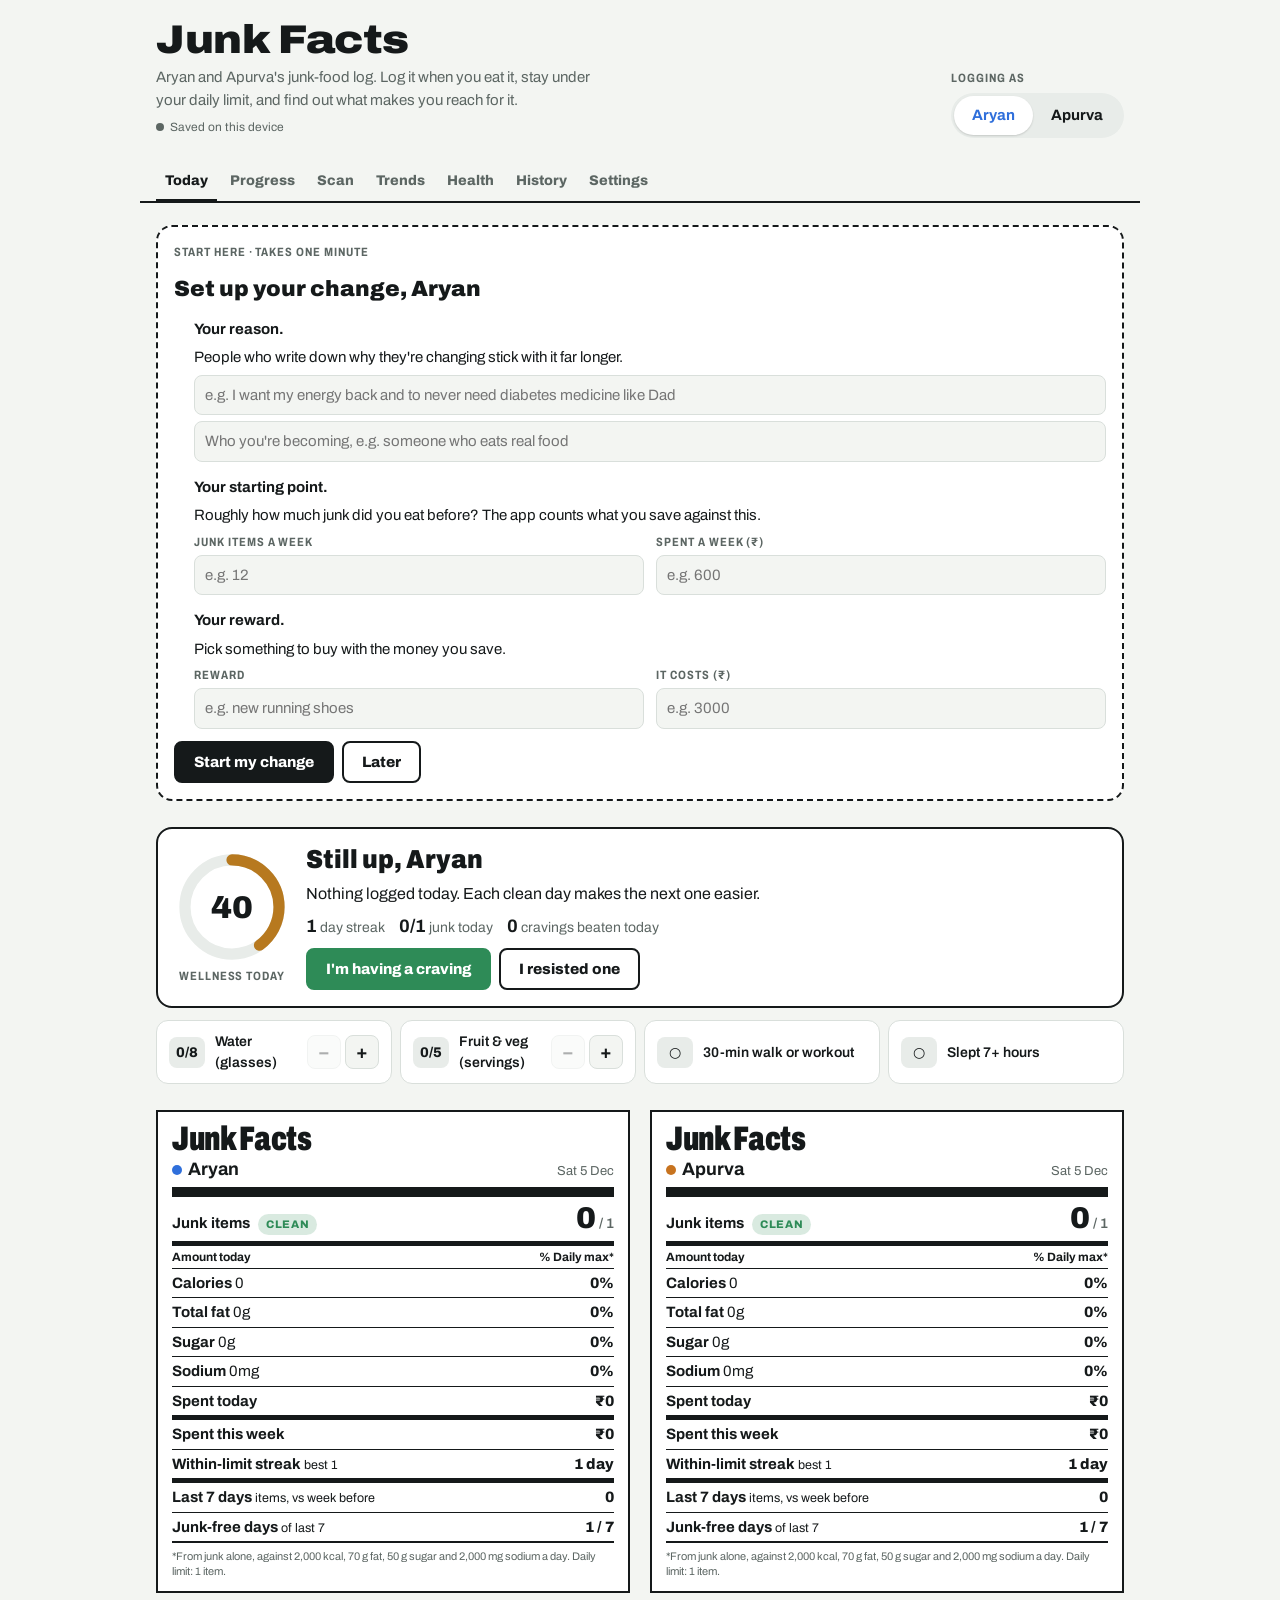
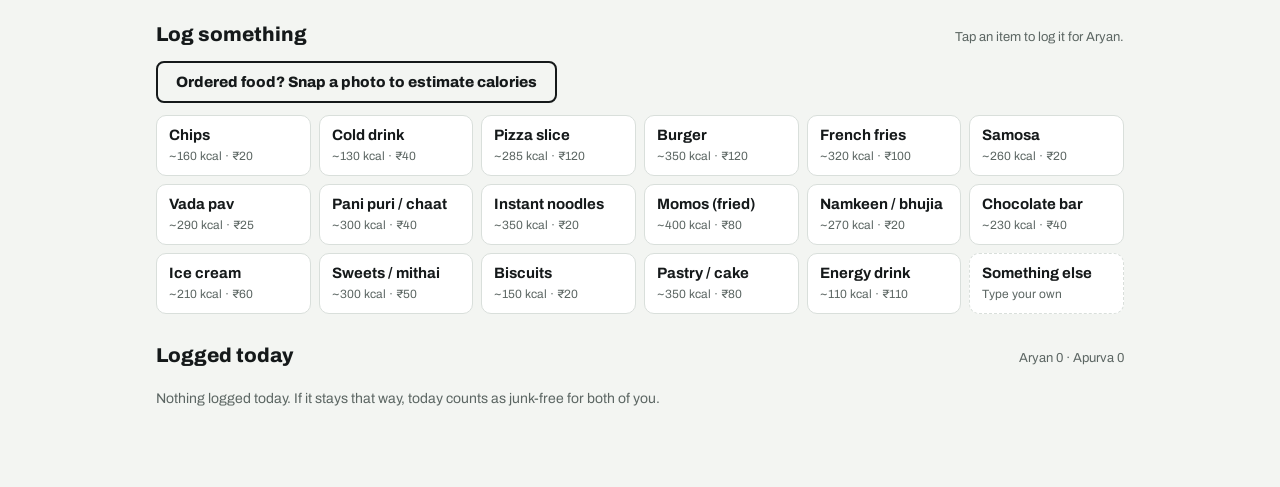
<file: couple.html>
<!doctype html>
<html lang="en">
<head>
<meta charset="utf-8">
<meta name="viewport" content="width=device-width,initial-scale=1,viewport-fit=cover">
<!-- APP:START -->
<title>Junk Facts Together</title>
<link rel="preconnect" href="https://fonts.googleapis.com">
<link rel="preconnect" href="https://fonts.gstatic.com" crossorigin>
<link rel="stylesheet" href="https://fonts.googleapis.com/css2?family=Archivo:wdth,wght@62..125,400..900&display=swap">
<style>
:root{
  --bg:#F3F5F2; --surface:#FFFFFF; --ink:#15191A; --muted:#5C6663; --line:#D9DFDB; --chip:#E8ECE9;
  --p1:#2F6FDB; --p2:#C7731F; --ok:#2E8B57; --bad:#C8372D; --warn:#B7791F;
  --font:"Archivo",ui-sans-serif,system-ui,-apple-system,"Segoe UI",Roboto,sans-serif;
}
@media (prefers-color-scheme:dark){
  :root:not([data-theme="light"]){
    color-scheme:dark;
    --bg:#101413; --surface:#191E1D; --ink:#ECF0EE; --muted:#9AA5A1; --line:#2C3432; --chip:#242B29;
    --p1:#5E8FEA; --p2:#C97A2A; --ok:#4FBF83; --bad:#EF6B5E; --warn:#E0B04F;
  }
}
:root[data-theme="dark"]{
  color-scheme:dark;
  --bg:#101413; --surface:#191E1D; --ink:#ECF0EE; --muted:#9AA5A1; --line:#2C3432; --chip:#242B29;
  --p1:#5E8FEA; --p2:#C97A2A; --ok:#4FBF83; --bad:#EF6B5E; --warn:#E0B04F;
}
*{box-sizing:border-box}
[hidden]{display:none!important}
body{margin:0;background:var(--bg);color:var(--ink);font:15px/1.5 var(--font);font-variation-settings:"wdth" 100}
.wrap{max-width:1000px;margin:0 auto;padding-inline:16px;padding-block:20px 72px;display:flex;flex-direction:column;gap:22px}
h1,h2,h3,h4{margin:0;text-wrap:balance}
button,input,select{font:inherit;color:inherit}
button{cursor:pointer}
:focus-visible{outline:2px solid var(--p1);outline-offset:2px}
.num{font-variant-numeric:tabular-nums}
.label{font-size:12px;letter-spacing:.08em;text-transform:uppercase;font-weight:700;font-variation-settings:"wdth" 80;color:var(--muted)}
.hint{color:var(--muted);font-size:13px}
.empty{color:var(--muted);font-size:14px;padding:6px 0}

/* header */
header.top{display:flex;flex-wrap:wrap;align-items:flex-end;justify-content:space-between;gap:16px}
.brand h1{font-size:40px;line-height:1;font-weight:900;font-variation-settings:"wdth" 112;letter-spacing:-.01em}
.brand p{margin:6px 0 4px;color:var(--muted);max-width:50ch}
.sync{display:inline-flex;align-items:center;gap:6px;font-size:12px;color:var(--muted)}
.sync i{width:8px;height:8px;border-radius:50%;background:var(--muted)}
.sync.on i{background:var(--ok)}
.who{display:flex;flex-direction:column;gap:6px;align-items:flex-start}
.seg{display:inline-flex;flex-wrap:wrap;background:var(--chip);border-radius:999px;padding:3px}
.seg button{border:0;background:transparent;padding:6px 14px;border-radius:999px;font-weight:700;font-size:14px}
.seg button[aria-pressed="true"]{background:var(--surface);box-shadow:0 1px 2px rgba(0,0,0,.15)}
.seg button[data-p="p1"][aria-pressed="true"]{color:var(--p1)}
.seg button[data-p="p2"][aria-pressed="true"]{color:var(--p2)}
.who .seg button{padding:8px 18px;font-size:15px}

/* tabs */
nav.tabs{position:sticky;top:env(safe-area-inset-top,0px);z-index:5;background:var(--bg);display:flex;gap:4px;overflow-x:auto;border-bottom:2px solid var(--ink);margin-inline:-16px;padding-inline:16px}
nav.tabs button{border:0;background:transparent;padding:10px 9px 8px;font-weight:800;font-size:14px;color:var(--muted);border-bottom:4px solid transparent;margin-bottom:-2px;white-space:nowrap}
nav.tabs button[aria-selected="true"]{color:var(--ink);border-bottom-color:var(--ink)}
.tab{display:flex;flex-direction:column;gap:26px}

/* sections */
section{display:flex;flex-direction:column;gap:12px}
.sec-head{display:flex;justify-content:space-between;align-items:baseline;gap:12px;flex-wrap:wrap}
.sec-head h3{font-size:20px;font-weight:800}
.card{background:var(--surface);border:1px solid var(--line);border-radius:12px;padding:14px;min-width:0}
.cards{display:grid;grid-template-columns:repeat(auto-fit,minmax(280px,1fr));gap:16px}

/* versus strip */
.vs{display:grid;grid-template-columns:1fr auto 1fr;align-items:center;gap:12px;background:var(--surface);border:1px solid var(--line);border-radius:12px;padding:12px 16px}
.vs .side{display:flex;flex-direction:column}
.vs .side.r{text-align:right}
.vs .side b{font-size:28px;font-weight:900;line-height:1.1}
.vs .mid{text-align:center;font-size:13px;color:var(--muted);max-width:26ch}
.vs .mid strong{display:block;color:var(--ink);font-size:15px}

/* nutrition-label panels */
.facts{display:grid;grid-template-columns:repeat(auto-fit,minmax(290px,1fr));gap:20px}
.panel{background:var(--surface);border:2px solid var(--ink);padding:10px 14px 12px;display:flex;flex-direction:column}
.panel h2{font-size:34px;line-height:1;font-weight:900;font-variation-settings:"wdth" 70;letter-spacing:-.01em}
.panel .sub{display:flex;justify-content:space-between;align-items:baseline;gap:8px;padding-bottom:4px;border-bottom:10px solid var(--ink)}
.panel .sub b{font-size:18px}
.dot{display:inline-block;width:10px;height:10px;border-radius:50%;margin-right:6px;vertical-align:baseline}
.row{display:flex;justify-content:space-between;align-items:baseline;gap:10px;padding:3px 0;border-bottom:1px solid var(--ink)}
.row.big{padding:6px 0}
.row.big .v{font-size:30px;font-weight:900;line-height:1}
.row.thick{border-bottom:5px solid var(--ink)}
.row.head{font-size:12px;font-weight:700;padding:2px 0}
.row .k{font-weight:700}
.row .k small,.row .k .amt{font-weight:400}
.row .k.ind{padding-left:14px}
.row .v{font-weight:800;text-align:right}
.row .v.over{color:var(--bad)}
.row:last-of-type{border-bottom:0}
.pill{display:inline-block;font-size:11px;font-weight:800;letter-spacing:.06em;text-transform:uppercase;padding:2px 8px;border-radius:999px;vertical-align:middle;margin-left:8px}
.pill.ok{background:color-mix(in srgb,var(--ok) 18%,transparent);color:var(--ok)}
.pill.warn{background:color-mix(in srgb,var(--warn) 20%,transparent);color:var(--warn)}
.pill.bad{background:color-mix(in srgb,var(--bad) 18%,transparent);color:var(--bad)}
.foot{font-size:11px;color:var(--muted);padding-top:6px;line-height:1.35;border-top:1px solid var(--ink)}
.down{color:var(--ok);font-weight:700} .up{color:var(--bad);font-weight:700}

/* quick log */
.quick{display:grid;grid-template-columns:repeat(auto-fill,minmax(138px,1fr));gap:8px}
.q{border:1px solid var(--line);background:var(--surface);border-radius:10px;padding:10px 12px;text-align:left;display:flex;flex-direction:column;gap:2px;transition:border-color .12s,transform .12s}
.q:hover{border-color:var(--ink)}
.q:active{transform:scale(.98)}
.q b{font-size:15px;line-height:1.25}
.q span{font-size:12px;color:var(--muted)}
.q.custom{border-style:dashed}
.q.fav b::after{content:" ★";color:var(--warn);font-size:12px}
.q.repeat{border-color:var(--ink);background:var(--chip)}

/* log sheet */
.sheet{background:var(--surface);border:2px solid var(--ink);padding:16px;display:flex;flex-direction:column;gap:14px}
.sheet h4{font-size:22px;font-weight:900;font-variation-settings:"wdth" 90}
.grid2{display:grid;grid-template-columns:repeat(auto-fit,minmax(140px,1fr));gap:12px}
.field{display:flex;flex-direction:column;gap:4px;min-width:0}
.field input,.field select{border:1px solid var(--line);background:var(--bg);border-radius:8px;padding:8px 10px;min-width:0;width:100%}
fieldset.nutr{border:1px solid var(--line);border-radius:10px;padding:10px 12px 12px;margin:0}
fieldset.nutr legend{padding:0 6px}
.chips{display:flex;flex-wrap:wrap;gap:6px}
.chip{border:1px solid var(--line);background:var(--bg);border-radius:999px;padding:5px 12px;font-size:13px}
.chip[aria-pressed="true"]{background:var(--ink);color:var(--surface);border-color:var(--ink)}
.check{display:flex;gap:8px;align-items:center;font-size:14px}
.actions{display:flex;gap:8px;flex-wrap:wrap;align-items:center}
.btn{border:2px solid var(--ink);background:var(--ink);color:var(--surface);font-weight:800;border-radius:8px;padding:8px 18px;display:inline-flex;align-items:center}
.btn.ghost{background:transparent;color:var(--ink)}
.btn.small{padding:4px 10px;font-size:13px;border-width:1px}
.btn:disabled{opacity:.4;cursor:default}

/* entry rows */
.hist{display:flex;flex-direction:column}
.h{display:grid;grid-template-columns:auto 1fr auto;gap:12px;align-items:center;padding:10px 0;border-bottom:1px solid var(--line)}
.h .who-dot{width:10px;height:10px;border-radius:50%}
.h .what b{display:block}
.h .what span{font-size:13px;color:var(--muted);display:block}
.h .ops{display:flex;gap:6px}
.h .ops button{border:1px solid var(--line);background:transparent;border-radius:6px;padding:3px 10px;font-size:12px;color:var(--muted)}
.h .ops button.confirm{border-color:var(--bad);color:var(--bad);font-weight:700}
.day-sep{display:flex;justify-content:space-between;gap:10px;padding-top:16px;padding-bottom:2px;border-bottom:2px solid var(--ink);flex-wrap:wrap}
.day-sep span:last-child{font-weight:600;letter-spacing:0;text-transform:none}
.filters{display:flex;gap:8px;flex-wrap:wrap;align-items:center}
.filters input,.filters select{border:1px solid var(--line);background:var(--surface);border-radius:8px;padding:6px 10px;min-width:0}

/* charts */
.chart-wrap{overflow-x:auto}
.chart-wrap svg{display:block;width:100%;min-width:560px;height:auto}
.legend{display:flex;gap:14px;flex-wrap:wrap;font-size:13px;color:var(--muted)}
.legend i{display:inline-block;width:10px;height:10px;border-radius:2px;margin-right:6px;vertical-align:middle}
.day-detail{border-top:1px solid var(--line);margin-top:10px;padding-top:10px;display:grid;grid-template-columns:repeat(auto-fit,minmax(220px,1fr));gap:10px;font-size:14px}
.day-detail b{display:block}
svg .hit{fill:transparent;cursor:pointer}
svg .hl{fill:var(--ink);opacity:0}
svg .hl.on{opacity:.06}

.bars{display:flex;flex-direction:column;gap:8px;margin-top:8px}
.bar-row{display:grid;grid-template-columns:minmax(92px,128px) 1fr 2.5em;gap:10px;align-items:center;font-size:14px}
.bar-row .track{height:10px;background:var(--chip);border-radius:3px;display:flex;gap:2px;overflow:hidden}
.bar-row .track span{display:block;height:100%;border-radius:2px}
.bar-row .n{text-align:right;font-weight:700}

/* calendar */
.cal-head{display:flex;justify-content:space-between;align-items:center;gap:8px}
.cal-head h4{font-size:17px;font-weight:800}
.cal{display:grid;grid-template-columns:repeat(7,1fr);gap:4px;margin-top:10px}
.cal .wd{font-size:11px;text-align:center;color:var(--muted);font-weight:700}
.cal .c{aspect-ratio:1;max-width:100%;border-radius:6px;display:flex;flex-direction:column;align-items:center;justify-content:center;font-size:12px;line-height:1.1;background:var(--chip);color:var(--muted)}
.cal .c b{font-size:13px;color:var(--ink)}
.cal .c.clean{background:color-mix(in srgb,var(--ok) 22%,var(--surface))}
.cal .c.under{background:color-mix(in srgb,var(--warn) 24%,var(--surface))}
.cal .c.over{background:color-mix(in srgb,var(--bad) 30%,var(--surface))}
.cal .c.none{background:transparent;border:1px dashed var(--line)}
.cal .c.today{outline:2px solid var(--ink);outline-offset:-2px}
.cal .c.blank{visibility:hidden}
.status-legend{display:flex;gap:12px;flex-wrap:wrap;font-size:12px;color:var(--muted);margin-top:10px}
.status-legend i{display:inline-block;width:12px;height:12px;border-radius:3px;margin-right:5px;vertical-align:-2px}

/* tables */
.table-wrap{overflow-x:auto}
table{border-collapse:collapse;width:100%;font-size:14px;font-variant-numeric:tabular-nums}
th,td{padding:7px 10px;text-align:right;border-bottom:1px solid var(--line);white-space:nowrap}
th:first-child,td:first-child{text-align:left}
thead th{font-size:12px;letter-spacing:.06em;text-transform:uppercase;color:var(--muted);border-bottom:2px solid var(--ink)}
thead tr.grp th{border-bottom:0;padding-bottom:0}
td.bad{color:var(--bad);font-weight:700} td.good{color:var(--ok);font-weight:700}

/* heatmap */
.heat{display:grid;grid-template-columns:auto repeat(5,1fr);gap:3px;margin-top:10px;font-size:12px}
.heat .hdr{color:var(--muted);text-align:center;font-weight:700;line-height:1.2;padding-bottom:4px}
.heat .rl{color:var(--muted);font-weight:700;padding-right:6px;display:flex;align-items:center}
.heat .cell{border-radius:4px;min-height:30px;display:flex;align-items:center;justify-content:center;font-weight:700;font-variant-numeric:tabular-nums}

/* insights */
.insight{display:flex;flex-direction:column;gap:6px}
.insight h4{font-size:17px;font-weight:800}
.insight ul{margin:0;padding-left:18px;display:flex;flex-direction:column;gap:4px}

/* weight */
.wt{display:flex;flex-direction:column;gap:10px}
.wt .top{display:flex;justify-content:space-between;align-items:baseline;gap:8px;flex-wrap:wrap}
.wt .top b{font-size:26px;font-weight:900}
.wt form{display:flex;gap:8px;flex-wrap:wrap}
.wt input{border:1px solid var(--line);background:var(--bg);border-radius:8px;padding:6px 10px;width:7.5em}
.wt svg{width:100%;height:auto;display:block}

/* settings */
.set-body{display:flex;flex-direction:column;gap:18px}
.favs{display:flex;flex-direction:column}
.favs .f{display:flex;justify-content:space-between;gap:8px;align-items:center;padding:6px 0;border-bottom:1px solid var(--line)}
.ref{font-size:13px;color:var(--muted);margin:0;padding-left:18px}

/* motivation */
.hero{display:flex;flex-direction:column;gap:12px}
.hero-card{display:grid;grid-template-columns:auto 1fr;gap:18px;align-items:center;background:var(--surface);border:2px solid var(--ink);border-radius:16px;padding:16px 18px}
.hero-ring{display:flex;flex-direction:column;align-items:center;gap:4px}
.ring-arc{transition:stroke-dasharray .6s ease}
.hero-body{display:flex;flex-direction:column;gap:8px;min-width:0}
.hero-body h2{font-size:26px;font-weight:900;font-variation-settings:"wdth" 90;line-height:1.1}
.coach{margin:0;font-size:16px;line-height:1.45}
.why{margin:0;font-size:14px;background:var(--chip);border-radius:8px;padding:6px 10px}
.hero-stats{display:flex;gap:14px;flex-wrap:wrap;font-size:14px;color:var(--muted)}
.hero-stats b{color:var(--ink);font-size:18px}
.btn.sos{background:var(--ok);border-color:var(--ok);color:#fff}
.cheer-banner{background:color-mix(in srgb,var(--ok) 16%,var(--surface));border:1px solid color-mix(in srgb,var(--ok) 40%,transparent);border-radius:12px;padding:10px 14px}
.habits{display:grid;grid-template-columns:repeat(auto-fit,minmax(200px,1fr));gap:8px}
.habit{display:flex;align-items:center;gap:10px;border:1px solid var(--line);background:var(--surface);border-radius:12px;padding:10px 12px;text-align:left;font-size:14px;font-weight:600}
.habit .hk{min-width:2.6em;height:2.2em;border-radius:8px;background:var(--chip);display:inline-flex;align-items:center;justify-content:center;font-weight:800}
.habit.done{border-color:color-mix(in srgb,var(--ok) 55%,transparent);background:color-mix(in srgb,var(--ok) 10%,var(--surface))}
.habit.done .hk{background:var(--ok);color:#fff}
.habit .step{margin-left:auto;display:flex;gap:4px}
.habit .step button{width:34px;height:34px;border-radius:8px;border:1px solid var(--line);background:var(--bg);font-size:18px;font-weight:800;line-height:1}
.habit .step button:disabled{opacity:.35}
.onboard{background:var(--surface);border:2px dashed var(--ink);border-radius:16px;padding:16px;display:flex;flex-direction:column;gap:12px}
.onboard h3{font-size:22px;font-weight:900}
.steps{margin:0;padding-left:20px;display:flex;flex-direction:column;gap:14px}
.steps li{display:flex;flex-direction:column;gap:6px}
.steps input{border:1px solid var(--line);background:var(--bg);border-radius:8px;padding:8px 10px;width:100%}
.sos-overlay{position:fixed;inset:0;z-index:20;background:color-mix(in srgb,var(--ink) 55%,transparent);display:flex;align-items:flex-end;justify-content:center;padding:16px;padding-bottom:calc(16px + env(safe-area-inset-bottom,0px))}
.sos-card{background:var(--surface);border-radius:18px;padding:18px;max-width:520px;width:100%;max-height:calc(100% - env(safe-area-inset-top,0px));overflow:auto;display:flex;flex-direction:column;gap:12px}
.sos-card h3{font-size:22px;font-weight:900;line-height:1.2}
.sos-card ul{margin:4px 0 0;padding-left:18px}
.sos-top{display:flex;align-items:center;gap:18px}
.sos-time{display:block;font-size:40px;font-weight:900;line-height:1}
.breath{width:112px;height:112px;flex:none;border-radius:50%;background:color-mix(in srgb,var(--ok) 25%,var(--surface));display:flex;align-items:center;justify-content:center;text-align:center;transform:scale(.7);transition:transform 4s ease-in-out}
.breath.in{transform:scale(1)} .breath.out{transform:scale(.7);transition-duration:6s}
.breath-text{font-weight:800;font-size:14px;padding:6px}
.confetti{position:fixed;inset:0;pointer-events:none;z-index:30}
.prog-card{display:flex;flex-direction:column;gap:10px}
.big-money{font-size:44px;font-weight:900;line-height:1;color:var(--ok)}
.goal{display:flex;flex-direction:column;gap:6px}
.goal-top{display:flex;justify-content:space-between;gap:10px;flex-wrap:wrap}
.goal-bar{height:12px;border-radius:6px;background:var(--chip);overflow:hidden;display:flex}
.goal-bar span{display:block;height:100%;background:var(--ok);transition:width .6s ease}
.identity{font-size:14px;font-weight:700;background:var(--chip);border-radius:999px;padding:4px 12px}
.badges{display:grid;grid-template-columns:repeat(auto-fill,minmax(140px,1fr));gap:8px}
.badge{border:1px solid var(--line);border-radius:12px;padding:10px;display:flex;flex-direction:column;gap:2px;font-size:12px;color:var(--muted);opacity:.75}
.badge b{font-size:14px;color:var(--ink)}
.badge .medal{width:40px;height:40px;border-radius:50%;background:var(--chip);display:flex;align-items:center;justify-content:center;font-weight:900;font-size:12px;margin-bottom:4px;color:var(--muted)}
.badge.got{opacity:1;border-color:color-mix(in srgb,var(--warn) 60%,transparent);background:color-mix(in srgb,var(--warn) 8%,var(--surface))}
.badge.got .medal{background:var(--warn);color:#fff;font-size:20px}
.timeline{list-style:none;margin:0;padding:0;display:flex;flex-direction:column}
.timeline li{display:grid;grid-template-columns:4.2em 1fr;gap:12px;padding:10px 0;border-bottom:1px solid var(--line);opacity:.6}
.timeline li.reached{opacity:1}
.timeline li.reached .tl-day{background:var(--ok);color:#fff}
.tl-day{font-size:12px;font-weight:800;background:var(--chip);border-radius:999px;padding:3px 8px;text-align:center;align-self:start}
.timeline p{margin:2px 0 0;font-size:14px}
.plan{display:grid;grid-template-columns:auto 1fr;gap:6px 10px;align-items:center;margin-bottom:10px;font-size:14px;font-weight:700}
.plan input{border:1px solid var(--line);background:var(--bg);border-radius:8px;padding:7px 10px;min-width:0;width:100%;font-weight:400}
@media (max-width:480px){.hero-card{grid-template-columns:1fr;justify-items:start}.hero-ring{flex-direction:row;gap:12px}}
@media (prefers-reduced-motion:reduce){.breath,.breath.in,.breath.out{transition:none;transform:none}}
.meal-kcal{display:flex;flex-direction:column;gap:6px}
.big-kcal{font-size:44px;font-weight:900;line-height:1}
.conf{display:flex;align-items:baseline;flex-wrap:wrap;gap:4px;font-size:13px}
body.dropping::after{content:"Drop photos to add them";position:fixed;inset:12px;border:3px dashed var(--ink);border-radius:16px;background:color-mix(in srgb,var(--bg) 80%,transparent);display:flex;align-items:center;justify-content:center;font-size:22px;font-weight:900;z-index:40;pointer-events:none}
.pastebox{border:2px dashed var(--line);border-radius:12px;padding:14px;min-height:56px;font-size:14px;color:var(--muted);background:var(--bg);cursor:text;outline:none;overflow:hidden;max-height:120px}
.pastebox:empty::before{content:attr(data-ph)}
.pastebox:focus{border-color:var(--ink);color:var(--ink)}
.pastebox img{max-height:60px}
.file-input{position:absolute;width:1px;height:1px;opacity:0;overflow:hidden;pointer-events:none;left:0;top:0}
.phone-help{background:var(--chip);border-radius:10px;padding:10px 14px;font-size:14px}
.phone-help summary{font-weight:800;cursor:pointer}
.phone-help ol{margin:8px 0;padding-left:20px;display:flex;flex-direction:column;gap:6px}
.phone-help p{margin:8px 0 0}
.privacy{background:var(--chip);border-radius:10px;padding:10px 14px;font-size:14px}
.scan-card{display:flex;flex-direction:column;gap:14px}
.scan-card h3{font-size:22px;font-weight:900;font-variation-settings:"wdth" 90}
.shots{display:flex;gap:8px;flex-wrap:wrap}
.shot{position:relative;width:84px;height:84px;border-radius:8px;overflow:hidden;border:1px solid var(--line);background:var(--chip)}
.shot img{width:100%;height:100%;object-fit:cover;display:block}
.shot button{position:absolute;top:4px;right:4px;border:0;border-radius:999px;width:24px;height:24px;background:var(--ink);color:var(--surface);font-weight:800;line-height:1;padding:0}
.shot-tips{margin:0;padding-left:18px;font-size:13px;color:var(--muted)}
.progress{display:flex;gap:12px;align-items:center;flex-wrap:wrap;background:var(--chip);border-radius:10px;padding:12px 14px}
.progress .bar{flex:1 1 160px;height:6px;border-radius:3px;background:var(--line);overflow:hidden}
.progress .bar span{display:block;height:100%;width:30%;background:var(--ink);border-radius:3px;animation:slide 1.4s ease-in-out infinite}
@keyframes slide{0%{transform:translateX(-100%)}100%{transform:translateX(340%)}}
@media (prefers-reduced-motion:reduce){.progress .bar span{animation:none;width:100%;opacity:.4}}
#reportBox{scroll-margin-top:calc(56px + env(safe-area-inset-top,0px))}
.report{display:flex;flex-direction:column;gap:22px}
.rep-head{display:grid;grid-template-columns:1fr auto;gap:16px;align-items:start;border:2px solid var(--ink);background:var(--surface);padding:14px}
.rep-head h3{font-size:28px;font-weight:900;font-variation-settings:"wdth" 80;line-height:1.1}
.score{text-align:center;min-width:92px}
.score b{display:block;font-size:44px;font-weight:900;line-height:1}
.score .track{height:8px;border-radius:4px;background:var(--chip);margin-top:6px;overflow:hidden}
.score .track span{display:block;height:100%;border-radius:4px}
.flags{display:flex;flex-wrap:wrap;gap:6px}
.flag{font-size:12px;font-weight:800;padding:3px 10px;border-radius:999px;background:var(--chip)}
.rep-sec{display:flex;flex-direction:column;gap:10px}
.rep-sec>h4{font-size:19px;font-weight:800;border-bottom:2px solid var(--ink);padding-bottom:4px}
.rep-sec p{margin:0;max-width:72ch}
.organs{display:grid;grid-template-columns:repeat(auto-fit,minmax(250px,1fr));gap:12px}
.organ{background:var(--surface);border:1px solid var(--line);border-radius:12px;padding:12px 14px;display:flex;flex-direction:column;gap:6px}
.organ .t{display:flex;justify-content:space-between;align-items:center;gap:8px}
.organ .t b{font-size:16px}
.organ .pill{margin-left:0}
.organ dl{margin:0;display:grid;grid-template-columns:auto 1fr;gap:4px 10px;font-size:14px}
.organ dt{font-weight:700;color:var(--muted);font-size:12px;letter-spacing:.06em;text-transform:uppercase;padding-top:2px}
.organ dd{margin:0}
.risk{display:grid;grid-template-columns:1fr auto;gap:4px 12px;padding:10px 0;border-bottom:1px solid var(--line)}
.risk b{font-size:15px}
.risk .meta{font-size:12px;color:var(--muted);text-align:right}
.risk p{grid-column:1/-1;font-size:14px}
.rep-note{font-size:12px;color:var(--muted);border-top:1px solid var(--line);padding-top:10px;margin:0}
.scan-list .s{display:grid;grid-template-columns:auto 1fr auto;gap:12px;align-items:center;padding:10px 0;border-bottom:1px solid var(--line)}
.scan-list .s .sc{font-weight:900;font-size:20px;width:2.2em;text-align:center}
.toast{position:fixed;left:50%;bottom:calc(20px + env(safe-area-inset-bottom,0px));transform:translateX(-50%);background:var(--ink);color:var(--surface);padding:10px 12px 10px 16px;border-radius:8px;font-weight:700;font-size:14px;width:max-content;max-width:min(460px,calc(100% - 32px));display:flex;gap:12px;align-items:center;z-index:10}
.toast button{border:1px solid var(--surface);background:transparent;color:var(--surface);border-radius:6px;padding:3px 10px;font-weight:800}
@media (prefers-reduced-motion:reduce){*{transition:none!important;scroll-behavior:auto!important}}
@media (max-width:480px){
  .brand h1{font-size:32px}.panel h2{font-size:28px}
  nav.tabs button{padding-inline:6px;font-size:13px}
  .vs{grid-template-columns:1fr 1fr}.vs .mid{grid-column:1/-1;grid-row:2;max-width:none}
}
</style>
<!-- APP:HEAD-END -->
</head>
<body>
<!-- APP:BODY-START -->
<div class="wrap">
  <header class="top">
    <div class="brand">
      <h1>Junk Facts</h1>
      <p><span id="pairNames"></span>'s junk-food log. Log it when you eat it, stay under your daily limit, and find out what makes you reach for it.</p>
      <span class="sync" id="sync"><i></i><span id="syncText">Saved on this device</span></span>
    </div>
    <div class="who">
      <span class="label">Logging as</span>
      <div class="seg" id="whoSeg" role="group" aria-label="Who is logging"></div>
    </div>
  </header>

  <nav class="tabs" id="tabs" role="tablist" aria-label="Sections">
    <button type="button" role="tab" data-tab="today">Today</button>
    <button type="button" role="tab" data-tab="progress">Progress</button>
    <button type="button" role="tab" data-tab="scan">Scan</button>
    <button type="button" role="tab" data-tab="trends">Trends</button>
    <button type="button" role="tab" data-tab="health">Health</button>
    <button type="button" role="tab" data-tab="history">History</button>
    <button type="button" role="tab" data-tab="settings">Settings</button>
  </nav>

  <!-- TODAY -->
  <div class="tab" id="tab-today" role="tabpanel">
    <div id="onboard"></div>
    <div id="hero" class="hero"></div>
    <div class="facts" id="facts"></div>

    <section id="logSection">
      <div class="sec-head">
        <h3>Log something</h3>
        <span class="hint" id="logHint"></span>
      </div>
      <button type="button" class="btn ghost" id="goScan" style="align-self:flex-start">Ordered food? Snap a photo to estimate calories</button>
      <div class="quick" id="quick"></div>
      <form class="sheet" id="sheet" hidden>
        <h4 id="sheetTitle">Log</h4>
        <div class="grid2">
          <label class="field"><span class="label">What</span><input id="fItem" required maxlength="40"></label>
          <label class="field"><span class="label">Type</span><select id="fCat"></select></label>
          <label class="field"><span class="label">How many</span><input id="fQty" type="number" min="1" max="20" step="1" value="1" inputmode="numeric"></label>
          <label class="field"><span class="label">When</span><input id="fWhen" type="datetime-local"></label>
        </div>
        <fieldset class="nutr">
          <legend class="label">Per item, approximate</legend>
          <div class="grid2">
            <label class="field"><span class="label">Calories</span><input id="fKcal" type="number" min="0" max="3000" step="1" inputmode="numeric"></label>
            <label class="field"><span class="label">Fat (g)</span><input id="fFat" type="number" min="0" max="300" step="any" inputmode="decimal"></label>
            <label class="field"><span class="label">Sugar (g)</span><input id="fSugar" type="number" min="0" max="300" step="any" inputmode="decimal"></label>
            <label class="field"><span class="label">Sodium (mg)</span><input id="fSodium" type="number" min="0" max="10000" step="1" inputmode="numeric"></label>
            <label class="field"><span class="label" id="fCostLabel">Cost</span><input id="fCost" type="number" min="0" step="any" inputmode="decimal"></label>
          </div>
        </fieldset>
        <div class="field"><span class="label">Where</span><div class="chips" id="fWhere"></div></div>
        <div class="field"><span class="label">Why did you eat it?</span><div class="chips" id="fTriggers"></div></div>
        <label class="field"><span class="label">Note (optional)</span><input id="fNote" maxlength="120" placeholder="e.g. ordered with friends after cricket"></label>
        <label class="check" id="fFavWrap"><input type="checkbox" id="fFav"> Add to quick items</label>
        <div class="actions">
          <button class="btn" type="submit" id="fSave">Log it</button>
          <button class="btn ghost" type="button" id="fCancel">Cancel</button>
        </div>
      </form>
    </section>

    <section>
      <div class="sec-head"><h3>Logged today</h3><span class="hint" id="todayTotals"></span></div>
      <div class="hist" id="todayList"></div>
    </section>
  </div>

  <!-- SCAN -->
  <div class="tab" id="tab-scan" role="tabpanel" hidden>
    <div class="card scan-card" id="scanCard">
      <div class="seg" id="scanModeSeg" role="group" aria-label="What are you scanning" style="align-self:flex-start"></div>
      <h3 id="scanTitle">Estimate a meal from a photo</h3>
      <p class="hint" style="margin:0" id="scanIntro"></p>
      <div id="scanUnavailable" class="privacy" hidden></div>
      <div id="scanForm" class="scan-card" hidden>
        <div class="actions">
          <button type="button" class="btn" data-pick="camInput">Take photo</button>
          <button type="button" class="btn ghost" data-pick="galInput">Choose from gallery</button>
          <input type="file" id="camInput" class="file-input" accept="image/*" capture="environment" tabindex="-1" aria-hidden="true">
          <input type="file" id="galInput" class="file-input" accept="image/*" multiple tabindex="-1" aria-hidden="true">
        </div>
        <ul class="shot-tips" id="scanTips"></ul>
        <details class="phone-help" id="phoneHelp">
          <summary>Buttons not opening anything on your phone?</summary>
          <p>The Claude phone app may not let pages open your camera or gallery. Open this page in your phone's browser instead. It works there, and your data is the same.</p>
          <ol>
            <li>Copy the link: <button type="button" class="btn small" id="copyLink">Copy link</button></li>
            <li>Open <b>Chrome</b> (Android) or <b>Safari</b> (iPhone), paste it into the address bar, and sign in to Claude if asked.</li>
            <li>Tip: use the browser menu's <b>Add to Home Screen</b> so it opens like an app.</li>
          </ol>
          <p class="hint">Link: <span id="linkText" style="user-select:all;word-break:break-all"></span></p>
        </details>
        <div class="pastebox" id="pasteBox" contenteditable="true" role="textbox" aria-label="Paste a photo here" inputmode="none" spellcheck="false" data-ph="Or paste a photo here: tap this box, then long-press and choose Paste. On a computer, click here and press Ctrl+V (⌘V on Mac)."></div>
        <div class="shots" id="shots"></div>
        <div class="grid2">
          <p class="privacy" id="noPhotoNote" hidden style="grid-column:1/-1;margin:0">This app can't send photos to Claude. For meals, type what you ordered and Claude will estimate from the description. For photo analysis, open the link in Chrome or Safari (see the help above).</p>
          <label class="field" id="scanDescWrap"><span class="label">What did you order? (optional)</span><input id="scanDesc" maxlength="160" placeholder="e.g. 1 butter chicken, 2 butter naan, 1 coke"></label>
          <label class="field"><span class="label">How much did you eat?</span><input id="scanAmount" maxlength="80" placeholder="e.g. the whole 52 g packet"></label>
          <label class="field"><span class="label" id="scanPriceLabel">Price paid (optional)</span><input id="scanPrice" type="number" min="0" step="any" inputmode="decimal"></label>
        </div>
        <div class="actions">
          <button type="button" class="btn" id="scanGo" disabled>Analyze label</button>
          <span class="hint" id="scanWho"></span>
        </div>
      </div>
      <div class="progress" id="scanProgress" hidden>
        <span id="scanStatus">Reading the label…</span>
        <span class="bar"><span></span></span>
        <button type="button" class="btn ghost small" id="scanStop">Stop</button>
      </div>
    </div>
    <div id="reportBox"></div>
    <section>
      <div class="sec-head"><h3>Past scans</h3><span class="hint">Tap one to read its report again</span></div>
      <div class="scan-list" id="scanList"></div>
    </section>
  </div>

  <!-- PROGRESS -->
  <div class="tab" id="tab-progress" role="tabpanel" hidden></div>

  <!-- TRENDS -->
  <div class="tab" id="tab-trends" role="tabpanel" hidden>
    <section>
      <div class="sec-head">
        <h3>Junk items per day</h3>
        <div class="seg" id="rangeSeg" role="group" aria-label="Range"></div>
      </div>
      <div class="card">
        <div class="legend" id="legend"></div>
        <div class="chart-wrap" id="chart"></div>
        <div class="day-detail" id="dayDetail"></div>
      </div>
    </section>

    <section>
      <div class="sec-head"><h3>Month view</h3><span class="hint">Every day, colored by whether you stayed within your limit</span></div>
      <div class="cards" id="cals"></div>
    </section>

    <section>
      <div class="sec-head"><h3>Week by week</h3><span class="hint">Weeks start on Monday</span></div>
      <div class="card table-wrap" id="weekly"></div>
    </section>

    <section>
      <div class="sec-head"><h3>Weight check-in</h3><span class="hint">Weigh yourself once a week, same day, same time, before breakfast</span></div>
      <div class="cards" id="weights"></div>
    </section>
  </div>

  <!-- PATTERNS -->
  <div class="tab" id="tab-patterns" role="tabpanel" hidden>
    <div class="sec-head">
      <h3>Last 30 days</h3>
      <div class="seg" id="patSeg" role="group" aria-label="Whose patterns"></div>
    </div>
    <div class="cards" id="insights"></div>
    <div class="cards">
      <div class="card"><span class="label">When it happens</span><div id="heat"></div></div>
      <div class="card"><span class="label">Why it happens</span><div class="bars" id="topTriggers"></div></div>
    </div>
    <div class="cards">
      <div class="card"><span class="label">Most eaten</span><div class="bars" id="topItems"></div></div>
      <div class="card"><span class="label">By type</span><div class="bars" id="topCats"></div></div>
      <div class="card"><span class="label">Where</span><div class="bars" id="topWhere"></div></div>
    </div>
    <section>
      <div class="sec-head"><h3>Nutrition from junk</h3><span class="hint">Daily average over the last 30 days, compared with daily maximums</span></div>
      <div class="card table-wrap" id="nutrition"></div>
    </section>
  </div>

  <!-- HEALTH (private) -->
  <div class="tab" id="tab-health" role="tabpanel" hidden></div>
  <input type="file" id="labCam" class="file-input" accept="image/*" capture="environment" tabindex="-1" aria-hidden="true">
  <input type="file" id="labGal" class="file-input" accept="image/*" multiple tabindex="-1" aria-hidden="true">

  <!-- HISTORY -->
  <div class="tab" id="tab-history" role="tabpanel" hidden>
    <div class="sec-head">
      <h3>History</h3>
      <div class="filters">
        <div class="seg" id="histSeg" role="group" aria-label="Whose history"></div>
        <select id="histCat" aria-label="Filter by type"></select>
        <input id="histSearch" type="search" placeholder="Search items or notes" aria-label="Search">
      </div>
    </div>
    <div class="hist" id="hist"></div>
    <div class="actions"><button type="button" class="btn ghost small" id="histMore" hidden>Show more</button></div>
  </div>

  <!-- SETTINGS -->
  <div class="tab" id="tab-settings" role="tabpanel" hidden>
    <form class="set-body card" id="setForm">
      <h3>People and limits</h3>
      <div class="grid2">
        <label class="field"><span class="label">Person 1 name</span><input id="sN1" maxlength="20"></label>
        <label class="field"><span class="label">Daily item limit</span><input id="sL1" type="number" min="0" max="10" step="1"></label>
        <label class="field"><span class="label">Weekly budget</span><input id="sB1" type="number" min="0" step="1" placeholder="0 = none"></label>
      </div>
      <div class="grid2">
        <label class="field"><span class="label">Person 2 name</span><input id="sN2" maxlength="20"></label>
        <label class="field"><span class="label">Daily item limit</span><input id="sL2" type="number" min="0" max="10" step="1"></label>
        <label class="field"><span class="label">Weekly budget</span><input id="sB2" type="number" min="0" step="1" placeholder="0 = none"></label>
      </div>
      <div class="grid2">
        <label class="field"><span class="label">Currency symbol</span><input id="sCur" maxlength="3"></label>
      </div>
      <p class="hint" style="margin:0">A daily limit of 0 means no junk at all. Start with a limit you can actually hit, like 1 a day, and lower it once you've held a two-week streak. The weekly budget is the most you want to spend on junk in a week.</p>
      <div class="actions"><button class="btn" type="submit">Save settings</button></div>
    </form>

    <div class="card set-body">
      <h3>Your quick items</h3>
      <p class="hint" style="margin:0">Items you saved with "Add to quick items" when logging. They appear first on the Today tab.</p>
      <div class="favs" id="favs"></div>
    </div>

    <div class="card set-body">
      <h3>How the numbers work</h3>
      <ul class="ref">
        <li>Nutrition values are rough per-serving estimates for common Indian portions. Edit them when you log if you know better.</li>
        <li>Daily maximums on the label: 2,000 kcal energy, 70 g fat, 50 g sugar (WHO says under 25 g is better), 2,000 mg sodium (WHO). The % shows how much of that came from junk alone.</li>
        <li>About 7,700 kcal equals 1 kg of body fat. The fat figure on the Patterns tab converts junk calories to that.</li>
        <li>A day with nothing logged counts as junk-free. The streak counts days at or under the daily limit, today included.</li>
      </ul>
    </div>

    <div class="card set-body" id="backupCard" hidden>
      <h3>Backup</h3>
      <p class="hint" style="margin:0">Data in this copy is saved only in this browser. Export a backup now and then, and import it on another device.</p>
      <div class="actions">
        <button class="btn ghost" type="button" id="exportBtn">Export backup</button>
        <label class="btn ghost">Import backup<input type="file" id="importFile" accept="application/json" hidden></label>
      </div>
    </div>
  </div>
</div>
<div class="toast" id="toast" role="status" hidden></div>

<script>
(function(){
"use strict";
const $ = s => document.querySelector(s);
const LS_KEY = "junkfacts.v1", ME_KEY = "junkfacts.me", TAB_KEY = "junkfacts.tab";
const KCAL_PER_KG_FAT = 7700;
const DAILY = {kcal:2000, fat:70, sugar:50, sodium:2000};
const CATS = ["Fried","Sugary","Fast food","Packaged snack","Sugary drink","Street food"];
// Approximate per serving: kcal, fat g, sugar g, sodium mg, typical cost.
const ITEMS = [
  {item:"Chips",           cat:"Packaged snack", kcal:160, fat:10, sugar:1,  sodium:170,  cost:20},
  {item:"Cold drink",      cat:"Sugary drink",   kcal:130, fat:0,  sugar:33, sodium:15,   cost:40},
  {item:"Pizza slice",     cat:"Fast food",      kcal:285, fat:10, sugar:4,  sodium:640,  cost:120},
  {item:"Burger",          cat:"Fast food",      kcal:350, fat:15, sugar:8,  sodium:600,  cost:120},
  {item:"French fries",    cat:"Fried",          kcal:320, fat:15, sugar:0,  sodium:260,  cost:100},
  {item:"Samosa",          cat:"Fried",          kcal:260, fat:17, sugar:2,  sodium:420,  cost:20},
  {item:"Vada pav",        cat:"Street food",    kcal:290, fat:12, sugar:4,  sodium:550,  cost:25},
  {item:"Pani puri / chaat",cat:"Street food",   kcal:300, fat:12, sugar:8,  sodium:700,  cost:40},
  {item:"Instant noodles", cat:"Packaged snack", kcal:350, fat:14, sugar:2,  sodium:1000, cost:20},
  {item:"Momos (fried)",   cat:"Fried",          kcal:400, fat:20, sugar:3,  sodium:800,  cost:80},
  {item:"Namkeen / bhujia",cat:"Packaged snack", kcal:270, fat:18, sugar:2,  sodium:400,  cost:20},
  {item:"Chocolate bar",   cat:"Sugary",         kcal:230, fat:13, sugar:22, sodium:30,   cost:40},
  {item:"Ice cream",       cat:"Sugary",         kcal:210, fat:11, sugar:21, sodium:80,   cost:60},
  {item:"Sweets / mithai", cat:"Sugary",         kcal:300, fat:12, sugar:35, sodium:50,   cost:50},
  {item:"Biscuits",        cat:"Packaged snack", kcal:150, fat:7,  sugar:10, sodium:90,   cost:20},
  {item:"Pastry / cake",   cat:"Sugary",         kcal:350, fat:18, sugar:30, sodium:250,  cost:80},
  {item:"Energy drink",    cat:"Sugary drink",   kcal:110, fat:0,  sugar:27, sodium:100,  cost:110}
];
const TRIGGERS = ["Hungry","Craving","Bored","Stressed","Tired","With friends","Late night","Watching something","Skipped a meal","Celebration"];
const WHERES = ["Home","Outside","Ordered online","College / school","Work","Friend's place"];
const BLOCKS = [
  {n:"Morning",   s:5,  e:11, r:"5–11am"},
  {n:"Afternoon", s:11, e:16, r:"11am–4pm"},
  {n:"Evening",   s:16, e:20, r:"4–8pm"},
  {n:"Night",     s:20, e:24, r:"8pm–12am"},
  {n:"Late night",s:0,  e:5,  r:"12–5am"}
];
/* PAGE:CONFIG — the build swaps this line per published page */
const PAGE = {names:["Aryan","Apurva"], relation:"partner", pair:"a couple", url:"https://claude.ai/artifact/PsnkUKxs1JenvSvrZGz5Ta"};
const PIDS = ["p1","p2"];
const TABS = ["today","progress","scan","trends","health","history","settings"];
const WD = ["Sun","Mon","Tue","Wed","Thu","Fri","Sat"];
const WD_MON = ["Mon","Tue","Wed","Thu","Fri","Sat","Sun"];

function defaultSettings(){
  return {people:{p1:{name:PAGE.names[0],limit:1,budget:0},p2:{name:PAGE.names[1],limit:1,budget:0}},currency:"₹",custom:[]};
}
function clampNum(v,min,max,def){ v = +v; return Number.isFinite(v) ? Math.min(max,Math.max(min,v)) : def; }
function normItem(x){
  if(!x || typeof x.item!=="string" || !x.item.trim()) return null;
  return {item:x.item.trim().slice(0,40), cat:CATS.includes(x.cat)?x.cat:"Fast food",
    kcal:clampNum(x.kcal,0,3000,0), fat:clampNum(x.fat,0,300,0), sugar:clampNum(x.sugar,0,300,0),
    sodium:clampNum(x.sodium,0,10000,0), cost:clampNum(x.cost,0,100000,0)};
}
function normSettings(s){
  const d = defaultSettings();
  if(!s || typeof s!=="object") return d;
  const out = {people:{}, currency: typeof s.currency==="string" && s.currency.trim() ? s.currency.trim().slice(0,3) : d.currency,
    custom: Array.isArray(s.custom) ? s.custom.map(normItem).filter(Boolean).slice(0,16) : []};
  for(const p of PIDS){
    const src = (s.people && s.people[p]) || {};
    out.people[p] = {
      name: typeof src.name==="string" && src.name.trim() ? src.name.trim().slice(0,20) : d.people[p].name,
      limit: Math.round(clampNum(src.limit,0,10,d.people[p].limit)),
      budget: Math.round(clampNum(src.budget,0,1e7,0)),
      why: typeof src.why==="string" ? src.why.slice(0,160) : "",
      identity: typeof src.identity==="string" ? src.identity.slice(0,80) : "",
      baseItems: clampNum(src.baseItems,0,200,0), baseSpend: clampNum(src.baseSpend,0,1e7,0),
      baseSince: typeof src.baseSince==="string" && /^\d{4}-\d{2}-\d{2}$/.test(src.baseSince) ? src.baseSince : "",
      goalName: typeof src.goalName==="string" ? src.goalName.slice(0,40) : "", goalCost: clampNum(src.goalCost,0,1e7,0),
      plans: Array.isArray(src.plans) ? src.plans.filter(x=>x && typeof x.when==="string" && typeof x.then==="string").slice(0,3).map(x=>({when:x.when.slice(0,80), then:x.then.slice(0,80)})) : []
    };
  }
  out.teamGoal = Math.round(clampNum(s.teamGoal,1,14,10));
  return out;
}

let state = {settings:defaultSettings(), days:{}, weights:{p1:[],p2:[]}, scans:[], cheers:{}};
let mode = "local", db = null, dataReady = true;
let me = lsGet(ME_KEY) === "p2" ? "p2" : "p1";
let tab = "today";
let range = 14, selDay = null, calMonth = null;
let patFilter = "all", histFilter = "all", histCat = "", histQuery = "", histLimit = 60;
let draft = null, pendingDelete = null;

function lsGet(k){ try{ return localStorage.getItem(k); }catch(e){ return null; } }
function lsSet(k,v){ try{ localStorage.setItem(k,v); }catch(e){} }
function loadLocal(){
  try{
    const raw = JSON.parse(lsGet(LS_KEY) || "null");
    if(raw) state = {settings:normSettings(raw.settings), days:raw.days && typeof raw.days==="object" ? raw.days : {}, weights:normWeights(raw.weights), scans:Array.isArray(raw.scans) ? raw.scans : [], cheers:raw.cheers && typeof raw.cheers==="object" ? raw.cheers : {}};
  }catch(e){}
}
function normWeights(w){
  const out = {p1:[],p2:[]};
  if(w && typeof w==="object") for(const p of PIDS) if(Array.isArray(w[p])) out[p] = w[p].filter(x=>x && typeof x.date==="string" && +x.kg>0).map(x=>({date:x.date,kg:+x.kg}));
  return out;
}
function saveLocal(){ lsSet(LS_KEY, JSON.stringify(state)); }

/* ---------- dates ---------- */
function pad(n){ return String(n).padStart(2,"0"); }
function dkey(d){ return d.getFullYear()+"-"+pad(d.getMonth()+1)+"-"+pad(d.getDate()); }
function addDays(d,n){ const x = new Date(d); x.setDate(x.getDate()+n); return x; }
function fromKey(k){ const [y,m,d] = k.split("-").map(Number); return new Date(y,m-1,d); }
function todayKey(){ return dkey(new Date()); }
function localInputValue(d){ return dkey(d)+"T"+pad(d.getHours())+":"+pad(d.getMinutes()); }
function monday(d){ const x = new Date(d.getFullYear(),d.getMonth(),d.getDate()); x.setDate(x.getDate()-((x.getDay()+6)%7)); return x; }
function shortDate(k){ const d = fromKey(k); return d.getDate()+" "+d.toLocaleString(undefined,{month:"short"}); }
function dayLabel(k){
  if(k===todayKey()) return "Today"; if(k===dkey(addDays(new Date(),-1))) return "Yesterday";
  return WD[fromKey(k).getDay()]+" "+shortDate(k);
}
function timeLabel(t){ const d = new Date(t); return pad(d.getHours())+":"+pad(d.getMinutes()); }
function blockOf(h){ return BLOCKS.findIndex(b=>h>=b.s && h<b.e); }

/* ---------- data helpers ---------- */
function person(p){ return state.settings.people[p]; }
function money(v){ return state.settings.currency + Math.round(v).toLocaleString(); }
function allItems(){ return [...state.settings.custom, ...ITEMS]; }
function lookup(name){ const n = String(name||"").toLowerCase(); return allItems().find(x=>x.item.toLowerCase()===n); }
function val(e,k){ if(typeof e[k]==="number") return e[k]; const d = lookup(e.item); return d && typeof d[k]==="number" ? d[k] : 0; }
function entriesOf(p,k){ const d = state.days[p+"_"+k]; return d && Array.isArray(d.entries) ? d.entries : []; }
function countOf(p,k){ return entriesOf(p,k).reduce((s,e)=>s+(e.qty||1),0); }
function sumOf(p,k,key){ return entriesOf(p,k).reduce((s,e)=>s+val(e,key)*(e.qty||1),0); }
function allEntries(){
  const out = [];
  for(const [id,d] of Object.entries(state.days)){
    if(!d || !Array.isArray(d.entries) || !PIDS.includes(d.person)) continue;
    for(const e of d.entries) out.push(Object.assign({}, e, {person:d.person, date:d.date, docId:id}));
  }
  return out.sort((a,b)=>b.t-a.t);
}
function entriesSince(fromBack, toBack){
  const hi = dkey(addDays(new Date(),-fromBack)), lo = dkey(addDays(new Date(),-(toBack-1)));
  return allEntries().filter(e=>e.date<=hi && e.date>=lo);
}
function startKey(){
  let min = null;
  for(const d of Object.values(state.days)) if(d && d.date && (!min || d.date<min)) min = d.date;
  return min || todayKey();
}
function dayStatus(p,k){
  const n = countOf(p,k), lim = person(p).limit;
  return n===0 ? "clean" : n<=lim ? "under" : "over";
}
function streak(p){
  const lim = person(p).limit, start = startKey();
  let n = 0, d = new Date();
  for(let i=0;i<400;i++){ const k = dkey(d); if(k<start || countOf(p,k)>lim) break; n++; d = addDays(d,-1); }
  return n;
}
function bestStreak(p){
  const lim = person(p).limit; let best = 0, run = 0, d = fromKey(startKey()); const end = todayKey();
  for(let i=0;i<400 && dkey(d)<=end;i++){ if(countOf(p,dkey(d))>lim) run = 0; else { run++; if(run>best) best = run; } d = addDays(d,1); }
  return best;
}
function rangeSum(p,fromBack,toBack,fn){ let s = 0; for(let i=fromBack;i<toBack;i++) s += fn(p,dkey(addDays(new Date(),-i))); return s; }
function weekSum(p,key){ let s = 0, d = monday(new Date()); const end = todayKey(); while(dkey(d)<=end){ s += key==="count" ? countOf(p,dkey(d)) : sumOf(p,dkey(d),key); d = addDays(d,1); } return s; }
function trackedDays(n){ const start = startKey(); let c = 0; for(let i=0;i<n;i++) if(dkey(addDays(new Date(),-i))>=start) c++; return Math.max(1,c); }

/* ---------- writes ---------- */
const chains = {};
function queue(key, fn){ chains[key] = (chains[key]||Promise.resolve()).then(fn).catch(err=>toast(dbMessage(err))); }
function dayHasData(b){ return b.entries.length || (Array.isArray(b.wins) && b.wins.length) || (b.habits && Object.values(b.habits).some(Boolean)); }
function writeDay(id, body){
  const keep = dayHasData(body);
  if(keep) state.days[id] = body; else delete state.days[id];
  if(mode==="local"){ saveLocal(); render(); return; }
  render();
  const ref = db.doc("days/"+id);
  queue("days/"+id, ()=> keep ? ref.set(body) : ref.delete());
}
function putEntry(p, e){
  const date = dkey(new Date(e.t)), id = p+"_"+date;
  const entries = entriesOf(p,date).filter(x=>x.id!==e.id); entries.push(e); entries.sort((a,b)=>a.t-b.t);
  writeDay(id, Object.assign({}, state.days[id]||{}, {person:p, date, entries}));
}
function removeEntry(docId, eid){
  const d = state.days[docId]; if(!d) return null;
  const gone = d.entries.find(e=>e.id===eid);
  writeDay(docId, Object.assign({}, d, {entries:d.entries.filter(e=>e.id!==eid)}));
  return gone;
}
function saveSettings(s){
  state.settings = normSettings(s);
  if(mode==="local"){ saveLocal(); render(); return; }
  render();
  const body = state.settings;
  queue("settings/main", ()=>db.doc("settings/main").set(body));
}
function saveWeight(p, date, kg){
  const list = state.weights[p].filter(w=>w.date!==date);
  if(kg>0) list.push({date,kg});
  list.sort((a,b)=>a.date<b.date?-1:1);
  state.weights[p] = list.slice(-200);
  if(mode==="local"){ saveLocal(); render(); return; }
  render();
  const body = {entries:state.weights[p]};
  queue("weights/"+p, ()=>db.doc("weights/"+p).set(body));
}
function dbMessage(err){
  const c = err && err.code;
  if(c==="invalid_argument") return "You can view this tracker but not change it. Ask the owner to share it with you as a Contributor.";
  if(c==="quota_exceeded") return "Storage is full. Delete some old entries and try again.";
  if(c==="resource_exhausted") return "Too many changes at once. Wait a moment and try again.";
  return "Couldn't save that change. Check your connection and try again.";
}
function uid(){ return Date.now().toString(36)+Math.random().toString(36).slice(2,7); }

/* ---------- DOM helpers ---------- */
function el(tag, attrs, ...kids){
  const n = document.createElement(tag);
  for(const [k,v] of Object.entries(attrs||{})){
    if(k==="class") n.className = v; else if(k==="style") n.style.cssText = v;
    else if(k.startsWith("on")) n.addEventListener(k.slice(2), v);
    else if(v!==false && v!=null) n.setAttribute(k, v===true ? "" : v);
  }
  for(const c of kids.flat()) if(c!=null && c!==false) n.append(c.nodeType ? c : String(c));
  return n;
}
const NS = "http://www.w3.org/2000/svg";
function s(tag,a,txt){ const n = document.createElementNS(NS,tag); for(const k in a) n.setAttribute(k,a[k]); if(txt!=null) n.textContent = txt; return n; }
function color(p){ return "var(--"+p+")"; }
function nameDot(p){ return el("span",{}, el("span",{class:"dot",style:"background:"+color(p)}), person(p).name); }
function seg(box, options, current, onPick){
  box.replaceChildren();
  for(const [id,label] of options) box.append(el("button",{type:"button","data-p":id,"aria-pressed":String(current===id),onclick:()=>onPick(id)},label));
}
function fmt1(n){ return (Math.round(n*10)/10).toLocaleString(); }
function fmt(n,unit){ const r = !unit || unit.trim()==="mg" || Math.abs(n)>=100 ? Math.round(n) : Math.round(n*10)/10; return r.toLocaleString()+(unit||""); }
function pct(n,of){ return Math.round(n/of*100); }

/* ---------- header, tabs ---------- */
function renderWho(){
  seg($("#whoSeg"), PIDS.map(p=>[p,person(p).name]), me, p=>{ me = p; lsSet(ME_KEY,p); render(); });
  $("#logHint").textContent = "Tap an item to log it for "+person(me).name+".";
}
function setTab(t, scroll){
  tab = t; lsSet(TAB_KEY,t);
  for(const b of document.querySelectorAll("#tabs button")) b.setAttribute("aria-selected", String(b.dataset.tab===t));
  for(const id of TABS) $("#tab-"+id).hidden = id!==t;
  $("#tab-patterns").hidden = t!=="trends";
  if(scroll) $("#tabs").scrollIntoView({block:"start"});
}
for(const b of document.querySelectorAll("#tabs button")) b.addEventListener("click", ()=>setTab(b.dataset.tab, false));

/* ---------- TODAY ---------- */
function renderFacts(){
  const box = $("#facts"); box.replaceChildren();
  const today = todayKey();
  for(const p of PIDS){
    const P = person(p), n = countOf(p,today), lim = P.limit;
    let pill;
    if(n===0) pill = el("span",{class:"pill ok"},"Clean");
    else if(n<lim) pill = el("span",{class:"pill ok"},"Under limit");
    else if(n===lim) pill = el("span",{class:"pill warn"},"At limit");
    else pill = el("span",{class:"pill bad"},"Over by "+(n-lim));
    const nutRow = (label,key,unit,ind)=>{
      const v = sumOf(p,today,key), pc = pct(v,DAILY[key]);
      return el("div",{class:"row"}, el("span",{class:"k"+(ind?" ind":"")}, label+" ", el("span",{class:"amt num"}, fmt(v,unit))), el("span",{class:"v num"+(pc>=100?" over":"")}, pc+"%"));
    };
    const wk = rangeSum(p,0,7,countOf), prev = rangeSum(p,7,14,countOf);
    let trend = null;
    if(prev>0 && startKey()<=dkey(addDays(new Date(),-13))){ const ch = Math.round((wk-prev)/prev*100); trend = el("small",{class:ch<=0?"down":"up"}," "+(ch<=0?"▼":"▲")+Math.abs(ch)+"%"); }
    let clean7 = 0; const start = startKey();
    for(let i=0;i<7;i++){ const k = dkey(addDays(new Date(),-i)); if(k>=start && countOf(p,k)===0) clean7++; }
    const cur = streak(p), best = bestStreak(p);
    const spentWk = weekSum(p,"cost");
    const budgetRow = P.budget>0
      ? el("div",{class:"row"}, el("span",{class:"k"},"Spent this week ", el("small",{},"of "+money(P.budget))), el("span",{class:"v num"+(spentWk>P.budget?" over":"")}, money(spentWk)))
      : el("div",{class:"row"}, el("span",{class:"k"},"Spent this week"), el("span",{class:"v num"}, money(spentWk)));
    box.append(el("article",{class:"panel","aria-label":P.name+" today"},
      el("h2",{},"Junk Facts"),
      el("div",{class:"sub"}, el("b",{}, nameDot(p)), el("span",{class:"hint"}, WD[new Date().getDay()]+" "+shortDate(today))),
      el("div",{class:"row big thick"}, el("span",{class:"k"},"Junk items", pill), el("span",{class:"v num"}, n, el("small",{class:"hint",style:"font-size:14px;font-weight:600"}," / "+lim))),
      el("div",{class:"row head"}, el("span",{},"Amount today"), el("span",{},"% Daily max*")),
      nutRow("Calories","kcal",""),
      nutRow("Total fat","fat","g"),
      nutRow("Sugar","sugar","g"),
      nutRow("Sodium","sodium","mg"),
      el("div",{class:"row thick"}, el("span",{class:"k"},"Spent today"), el("span",{class:"v num"}, money(sumOf(p,today,"cost")))),
      budgetRow,
      el("div",{class:"row thick"}, el("span",{class:"k"},"Within-limit streak ", el("small",{},"best "+best)), el("span",{class:"v num"}, cur+(cur===1?" day":" days"))),
      el("div",{class:"row"}, el("span",{class:"k"},"Last 7 days ", el("small",{},"items, vs week before")), el("span",{class:"v num"}, wk, trend)),
      el("div",{class:"row"}, el("span",{class:"k"},"Junk-free days ", el("small",{},"of last 7")), el("span",{class:"v num"}, clean7+" / 7")),
      el("div",{class:"foot"},"*From junk alone, against 2,000 kcal, 70 g fat, 50 g sugar and 2,000 mg sodium a day. Daily limit: "+lim+" item"+(lim===1?"":"s")+".")
    ));
  }
}

function renderQuick(){
  const q = $("#quick"); q.replaceChildren();
  const last = allEntries().find(e=>e.person===me);
  if(last) q.append(el("button",{type:"button",class:"q repeat",onclick:()=>quickLog(Object.assign({},last,{qty:1}))}, el("b",{},"Repeat: "+last.item), el("span",{},"Log it again now, one tap")));
  for(const it of state.settings.custom) q.append(el("button",{type:"button",class:"q fav",onclick:()=>openSheet(it)}, el("b",{},it.item), el("span",{},"~"+it.kcal+" kcal · "+money(it.cost))));
  for(const it of ITEMS) q.append(el("button",{type:"button",class:"q",onclick:()=>openSheet(it)}, el("b",{},it.item), el("span",{},"~"+it.kcal+" kcal · "+money(it.cost))));
  q.append(el("button",{type:"button",class:"q custom",onclick:()=>openSheet({item:"",cat:"Fast food",kcal:300,fat:12,sugar:5,sodium:500,cost:100})}, el("b",{},"Something else"), el("span",{},"Type your own")));
}
function quickLog(src){
  const e = {id:uid(), t:Date.now(), item:src.item, cat:src.cat, qty:src.qty||1, kcal:val(src,"kcal"), fat:val(src,"fat"), sugar:val(src,"sugar"),
    sodium:val(src,"sodium"), cost:val(src,"cost"), triggers:(src.triggers||[]).slice(), where:src.where||"", note:""};
  putEntry(me, e); afterLog(me, e);
}
function afterLog(p, e){
  const k = dkey(new Date(e.t)), n = countOf(p,k), lim = person(p).limit;
  const msg = k!==todayKey() ? "Logged for "+dayLabel(k)+". Thanks for being honest." : n>lim ? "Logged. That's "+n+" today. No guilt: stop here and tomorrow is a clean slate." : n===lim ? "Logged. That's your limit for today. You've got this." : "Logged. "+n+" of "+lim+" today.";
  toast(msg, {label:"Undo", fn:()=>{ removeEntry(p+"_"+k, e.id); toast("Removed."); }});
}

function openSheet(it, editing){
  draft = {triggers:new Set(it.triggers||[]), where:it.where||"", editing:editing||null};
  $("#sheetTitle").textContent = editing ? "Edit entry for "+person(editing.person).name
    : it.item ? "Log "+it.item.toLowerCase()+" for "+person(me).name : "Log something for "+person(me).name;
  const cat = $("#fCat"); if(!cat.options.length) for(const c of CATS) cat.append(el("option",{},c));
  $("#fItem").value = it.item||""; cat.value = CATS.includes(it.cat) ? it.cat : "Fast food"; $("#fQty").value = it.qty||1;
  $("#fKcal").value = val(it,"kcal"); $("#fFat").value = val(it,"fat"); $("#fSugar").value = val(it,"sugar");
  $("#fSodium").value = val(it,"sodium"); $("#fCost").value = val(it,"cost"); $("#fNote").value = it.note||"";
  $("#fWhen").value = localInputValue(editing ? new Date(it.t) : new Date());
  $("#fCostLabel").textContent = "Cost ("+state.settings.currency+")";
  $("#fFav").checked = false; $("#fFavWrap").hidden = !!editing || !!lookup(it.item);
  $("#fSave").textContent = editing ? "Save changes" : "Log it";
  renderChips();
  if(tab!=="today") setTab("today", false);
  $("#sheet").hidden = false;
  $("#sheet").scrollIntoView({behavior:matchMedia("(prefers-reduced-motion: reduce)").matches?"auto":"smooth",block:"nearest"});
  (it.item ? $("#fQty") : $("#fItem")).focus({preventScroll:true});
}
function renderChips(){
  const w = $("#fWhere"); w.replaceChildren();
  for(const x of WHERES) w.append(el("button",{type:"button",class:"chip","aria-pressed":String(draft.where===x),onclick:()=>{ draft.where = draft.where===x ? "" : x; renderChips(); }}, x));
  const t = $("#fTriggers"); t.replaceChildren();
  for(const x of TRIGGERS) t.append(el("button",{type:"button",class:"chip","aria-pressed":String(draft.triggers.has(x)),onclick:()=>{ draft.triggers.has(x) ? draft.triggers.delete(x) : draft.triggers.add(x); renderChips(); }}, x));
}
$("#fItem").addEventListener("change", ()=>{
  if(draft && draft.editing) return;
  const d = lookup($("#fItem").value.trim());
  $("#fFavWrap").hidden = !!d;
  if(d){ $("#fCat").value = d.cat; $("#fKcal").value = d.kcal; $("#fFat").value = d.fat; $("#fSugar").value = d.sugar; $("#fSodium").value = d.sodium; $("#fCost").value = d.cost; }
});
$("#sheet").addEventListener("submit", ev=>{
  ev.preventDefault();
  const item = $("#fItem").value.trim(); if(!item){ $("#fItem").focus(); return; }
  const when = $("#fWhen").value ? new Date($("#fWhen").value) : new Date();
  const t = isNaN(when) ? Date.now() : when.getTime();
  if(t > Date.now()+60000){ toast("That time is in the future. Pick a time that has already happened."); return; }
  if(dkey(new Date(t)) < dkey(addDays(new Date(),-170))){ toast("Entries can go back up to 170 days."); return; }
  const ed = draft.editing, p = ed ? ed.person : me;
  const e = normItem({item, cat:$("#fCat").value, kcal:$("#fKcal").value, fat:$("#fFat").value, sugar:$("#fSugar").value, sodium:$("#fSodium").value, cost:$("#fCost").value});
  Object.assign(e, {id: ed ? ed.id : uid(), t, qty:Math.round(clampNum($("#fQty").value,1,20,1)), triggers:[...draft.triggers], where:draft.where, note:$("#fNote").value.trim().slice(0,120)});
  if($("#fFav").checked && !ed && !lookup(item)){
    const s2 = JSON.parse(JSON.stringify(state.settings));
    s2.custom.unshift(normItem(e)); saveSettings(s2);
  }
  if(ed){
    if(ed.docId !== p+"_"+dkey(new Date(t))) removeEntry(ed.docId, ed.id);
    putEntry(p, e); toast("Entry updated.");
  } else { putEntry(p, e); afterLog(p, e); }
  $("#sheet").hidden = true; draft = null;
});
$("#fCancel").addEventListener("click", ()=>{ $("#sheet").hidden = true; draft = null; });

function entryRow(e){
  const q = e.qty||1, key = e.docId+"/"+e.id, confirming = pendingDelete===key;
  const meta = [person(e.person).name, timeLabel(e.t), e.cat, fmt(val(e,"kcal")*q)+" kcal", fmt(val(e,"sugar")*q,"g")+" sugar", money(val(e,"cost")*q)];
  const why = [e.where, ...(e.triggers||[])].filter(Boolean);
  return el("div",{class:"h"},
    el("span",{class:"who-dot",style:"background:"+color(e.person)}),
    el("div",{class:"what"}, el("b",{}, (q>1?q+" × ":"")+e.item), el("span",{}, meta.join(" · ")),
      why.length ? el("span",{}, why.join(" · ")) : null, e.note ? el("span",{style:"font-style:italic"}, e.note) : null),
    el("div",{class:"ops"},
      el("button",{type:"button",onclick:()=>openSheet(e,{docId:e.docId,id:e.id,person:e.person})},"Edit"),
      el("button",{type:"button",class:confirming?"confirm":"",onclick:()=>{
        if(confirming){ pendingDelete = null; const gone = removeEntry(e.docId,e.id); toast("Entry deleted.", gone ? {label:"Undo", fn:()=>putEntry(e.person, gone)} : null); }
        else { pendingDelete = key; render(); setTimeout(()=>{ if(pendingDelete===key){ pendingDelete = null; render(); } },4000); }
      }}, confirming?"Confirm":"Delete")));
}
function renderToday(){
  const k = todayKey(), list = allEntries().filter(e=>e.date===k);
  const box = $("#todayList"); box.replaceChildren();
  if(!list.length) box.append(el("div",{class:"empty"},"Nothing logged today. If it stays that way, today counts as junk-free for both of you."));
  else for(const e of list) box.append(entryRow(e));
  $("#todayTotals").textContent = PIDS.map(p=>person(p).name+" "+countOf(p,k)).join(" · ");
}

/* ---------- TRENDS ---------- */
function renderChart(){
  seg($("#rangeSeg"), [[14,"14 days"],[30,"30 days"]], range, r=>{ range = r; renderChart(); });
  const days = []; for(let i=range-1;i>=0;i--) days.push(dkey(addDays(new Date(),-i)));
  if(!selDay || !days.includes(selDay)) selDay = days[days.length-1];
  const W = range===14 ? 680 : 900, H = 240, L = 34, R = 10, T = 14, B = 40, pw = W-L-R, ph = H-T-B;
  let max = Math.max(3, ...PIDS.map(p=>person(p).limit), ...days.flatMap(k=>PIDS.map(p=>countOf(p,k))));
  const step = max<=6 ? 1 : max<=12 ? 2 : 5; max = Math.ceil(max/step)*step;
  const y = v => T + ph - v/max*ph;
  const gw = pw/days.length, bw = Math.min(16,(gw-8)/2);
  const svg = s("svg",{viewBox:`0 0 ${W} ${H}`,role:"img","aria-label":"Junk items per day for the last "+range+" days"});
  for(let v=0; v<=max; v+=step){
    svg.append(s("line",{x1:L,x2:W-R,y1:y(v),y2:y(v),stroke:"var(--line)","stroke-width":1}));
    svg.append(s("text",{x:L-8,y:y(v)+4,"text-anchor":"end","font-size":11,fill:"var(--muted)"},v));
  }
  const hls = [];
  days.forEach((k,i)=>{
    const gx = L + i*gw + gw/2, d = fromKey(k), isToday = i===days.length-1;
    const hl = s("rect",{class:"hl"+(k===selDay?" on":""),x:L+i*gw+1,y:T,width:gw-2,height:ph,rx:4}); svg.append(hl); hls.push([k,hl]);
    PIDS.forEach((p,j)=>{
      const v = countOf(p,k), x = gx + (j===0 ? -bw-1 : 1);
      if(v>0){
        const h = y(0)-y(v), r = Math.min(4,bw/2,h);
        svg.append(s("path",{d:`M${x},${y(0)}V${y(v)+r}Q${x},${y(v)} ${x+r},${y(v)}H${x+bw-r}Q${x+bw},${y(v)} ${x+bw},${y(v)+r}V${y(0)}Z`, fill:color(p)}));
        if(v>person(p).limit) svg.append(s("circle",{cx:x+bw/2, cy:y(v)-7, r:3, fill:"var(--bad)"}));
      } else svg.append(s("rect",{x, y:y(0)-2, width:bw, height:2, fill:color(p), opacity:.4}));
    });
    const showLabel = range===14 || i%3===(days.length-1)%3;
    if(showLabel){
      svg.append(s("text",{x:gx,y:H-B+16,"text-anchor":"middle","font-size":11,fill:isToday?"var(--ink)":"var(--muted)","font-weight":isToday?700:400}, d.getDate()));
      svg.append(s("text",{x:gx,y:H-B+30,"text-anchor":"middle","font-size":10,fill:"var(--muted)"}, WD[d.getDay()].slice(0,2)));
    }
  });
  for(const lim of [...new Set(PIDS.map(p=>person(p).limit))]){
    const owners = PIDS.filter(p=>person(p).limit===lim);
    svg.append(s("line",{x1:L,x2:W-R,y1:y(lim),y2:y(lim),stroke:owners.length===2?"var(--ink)":color(owners[0]),"stroke-width":1.5,"stroke-dasharray":"5 4"}));
  }
  svg.append(s("line",{x1:L,x2:W-R,y1:y(0),y2:y(0),stroke:"var(--ink)","stroke-width":1}));
  days.forEach((k,i)=>{
    const hit = s("rect",{class:"hit",x:L+i*gw,y:0,width:gw,height:H});
    const pick = ()=>{ if(selDay===k) return; selDay = k; for(const [kk,r] of hls) r.classList.toggle("on", kk===k); renderDayDetail(); };
    hit.addEventListener("pointerenter", pick); hit.addEventListener("click", pick);
    svg.append(hit);
  });
  $("#chart").replaceChildren(svg);
  const lg = $("#legend"); lg.replaceChildren();
  for(const p of PIDS) lg.append(el("span",{}, el("i",{style:"background:"+color(p)}), person(p).name));
  lg.append(el("span",{}, el("i",{style:"background:none;border-top:2px dashed var(--ink);height:0;border-radius:0"}), "Daily limit"));
  lg.append(el("span",{}, el("i",{style:"background:var(--bad);border-radius:50%"}), "Over limit"));
  renderDayDetail();
}
function renderDayDetail(){
  const box = $("#dayDetail"); box.replaceChildren();
  for(const p of PIDS){
    const list = entriesOf(p,selDay), n = countOf(p,selDay);
    const names = list.map(e=>((e.qty||1)>1?(e.qty+"× "):"")+e.item).join(", ");
    box.append(el("div",{},
      el("b",{}, nameDot(p), " · "+dayLabel(selDay)+": "+n+" item"+(n===1?"":"s")),
      el("span",{class:"hint"}, n ? names+" · "+fmt(sumOf(p,selDay,"kcal"))+" kcal · "+money(sumOf(p,selDay,"cost")) : (selDay>=startKey() ? "Junk-free" : "Before tracking started"))));
  }
}

function renderCalendars(){
  const box = $("#cals"); box.replaceChildren();
  const now = new Date();
  if(!calMonth) calMonth = new Date(now.getFullYear(), now.getMonth(), 1);
  const y = calMonth.getFullYear(), m = calMonth.getMonth();
  const first = new Date(y,m,1), daysIn = new Date(y,m+1,0).getDate(), lead = (first.getDay()+6)%7;
  const title = first.toLocaleString(undefined,{month:"long",year:"numeric"});
  const isCur = y===now.getFullYear() && m===now.getMonth();
  const start = startKey(), today = todayKey();
  for(const p of PIDS){
    const grid = el("div",{class:"cal"}, WD_MON.map(d=>el("span",{class:"wd"},d[0])));
    for(let i=0;i<lead;i++) grid.append(el("span",{class:"c blank"}));
    let clean = 0, under = 0, over = 0;
    for(let d=1; d<=daysIn; d++){
      const k = dkey(new Date(y,m,d));
      let cls = "none", n = "";
      if(k<=today && k>=start){ cls = dayStatus(p,k); n = countOf(p,k); if(cls==="clean") clean++; else if(cls==="under") under++; else over++; }
      grid.append(el("span",{class:"c "+cls+(k===today?" today":""),title:dayLabel(k)+(n!==""?": "+n+" item"+(n===1?"":"s"):"")}, el("b",{},d), n!=="" ? el("span",{},n===0?"✓":n) : null));
    }
    box.append(el("div",{class:"card"},
      el("div",{class:"cal-head"},
        el("h4",{}, nameDot(p), " · "+title),
        el("div",{class:"actions"},
          el("button",{type:"button",class:"btn ghost small","aria-label":"Previous month",onclick:()=>{ calMonth = new Date(y,m-1,1); renderCalendars(); }},"‹"),
          el("button",{type:"button",class:"btn ghost small","aria-label":"Next month",disabled:isCur,onclick:()=>{ calMonth = new Date(y,m+1,1); renderCalendars(); }},"›"))),
      grid,
      el("div",{class:"status-legend"},
        el("span",{}, el("i",{style:"background:color-mix(in srgb,var(--ok) 22%,var(--surface))"}), clean+" junk-free"),
        el("span",{}, el("i",{style:"background:color-mix(in srgb,var(--warn) 24%,var(--surface))"}), under+" within limit"),
        el("span",{}, el("i",{style:"background:color-mix(in srgb,var(--bad) 30%,var(--surface))"}), over+" over limit"))));
  }
}

function renderWeekly(){
  const box = $("#weekly"); box.replaceChildren();
  const start = startKey(), today = todayKey();
  const rows = [];
  let wk = monday(new Date());
  for(let i=0;i<8;i++){
    const days = []; for(let d=0; d<7; d++){ const k = dkey(addDays(wk,d)); if(k<=today && k>=start) days.push(k); }
    if(!days.length && i>0) break;
    rows.push({label: (i===0?"This week":i===1?"Last week":shortDate(dkey(wk))), days});
    wk = addDays(wk,-7);
  }
  const cols = ["Items","Junk-free","Over","kcal","Sugar","Spent"];
  const table = el("table",{},
    el("thead",{},
      el("tr",{class:"grp"}, el("th",{}), ...PIDS.map(p=>el("th",{colspan:cols.length,style:"text-align:center;color:"+color(p)}, person(p).name))),
      el("tr",{}, el("th",{},"Week"), ...PIDS.flatMap(()=>cols.map(c=>el("th",{},c))))),
    el("tbody",{}, rows.map(r=>el("tr",{}, el("td",{}, r.label), ...PIDS.flatMap(p=>{
      const items = r.days.reduce((s,k)=>s+countOf(p,k),0);
      const clean = r.days.filter(k=>countOf(p,k)===0).length;
      const over = r.days.filter(k=>countOf(p,k)>person(p).limit).length;
      return [el("td",{},items), el("td",{class:clean===r.days.length&&r.days.length?"good":""},clean+"/"+r.days.length), el("td",{class:over?"bad":""},over),
        el("td",{},fmt(r.days.reduce((s,k)=>s+sumOf(p,k,"kcal"),0))), el("td",{},fmt(r.days.reduce((s,k)=>s+sumOf(p,k,"sugar"),0),"g")),
        el("td",{},money(r.days.reduce((s,k)=>s+sumOf(p,k,"cost"),0)))];
    })))));
  box.append(table);
}

function renderWeights(){
  const box = $("#weights"); box.replaceChildren();
  for(const p of PIDS){
    const list = state.weights[p], last = list[list.length-1], firstW = list[0];
    const inputId = "w_"+p;
    const form = el("form",{onsubmit:ev=>{
      ev.preventDefault(); const kg = +document.getElementById(inputId).value;
      if(!(kg>=20 && kg<=300)){ toast("Enter a weight between 20 and 300 kg."); return; }
      saveWeight(p, todayKey(), Math.round(kg*10)/10); toast("Weight saved for "+person(p).name+".");
    }}, el("input",{id:inputId,type:"number",step:"0.1",min:"20",max:"300",inputmode:"decimal",placeholder:"kg","aria-label":person(p).name+" weight in kg"}), el("button",{class:"btn small",type:"submit"},"Save today"));
    const card = el("div",{class:"card wt"},
      el("div",{class:"top"}, el("span",{class:"label"}, nameDot(p)),
        last ? el("span",{class:"hint"},"Last check-in "+dayLabel(last.date)) : null),
      last ? el("div",{class:"top"}, el("b",{class:"num"}, fmt(last.kg," kg")),
        list.length>1 ? el("span",{class:last.kg<=firstW.kg?"down":"up"}, (last.kg<=firstW.kg?"▼ ":"▲ ")+fmt(Math.abs(last.kg-firstW.kg)," kg")+" since "+shortDate(firstW.date)) : el("span",{class:"hint"},"First check-in. Add another next week to see the trend."))
        : el("div",{class:"empty"},"No check-ins yet."),
      list.length>1 ? sparkline(list.slice(-16), p) : null,
      form);
    box.append(card);
  }
}
function sparkline(list, p){
  const W = 300, H = 70, P = 8;
  const vals = list.map(x=>x.kg), lo = Math.min(...vals)-0.5, hi = Math.max(...vals)+0.5;
  const x = i => P + i*(W-2*P)/(list.length-1), y = v => P + (hi-v)/(hi-lo)*(H-2*P);
  const pts = list.map((w,i)=>x(i)+","+y(w.kg)).join(" ");
  const svg = s("svg",{viewBox:`0 0 ${W} ${H}`,role:"img","aria-label":person(p).name+" weight trend"});
  svg.append(s("line",{x1:P,x2:W-P,y1:H-P,y2:H-P,stroke:"var(--line)"}));
  svg.append(s("polygon",{points:`${x(0)},${H-P} ${pts} ${x(list.length-1)},${H-P}`,fill:color(p),opacity:.12}));
  svg.append(s("polyline",{points:pts,fill:"none",stroke:color(p),"stroke-width":2,"stroke-linejoin":"round","stroke-linecap":"round"}));
  list.forEach((w,i)=>{ const c = s("circle",{cx:x(i),cy:y(w.kg),r:i===list.length-1?4.5:2.5,fill:color(p),stroke:"var(--surface)","stroke-width":2}); c.append(s("title",{},shortDate(w.date)+": "+w.kg+" kg")); svg.append(c); });
  return svg;
}

/* ---------- PATTERNS ---------- */
function stackedBars(boxSel, counts, emptyMsg){
  const box = $(boxSel); box.replaceChildren();
  const rows = Object.entries(counts).map(([k,v])=>[k,v,v.p1+v.p2]).filter(r=>r[2]>0).sort((a,b)=>b[2]-a[2]).slice(0,7);
  if(!rows.length){ box.append(el("div",{class:"empty"},emptyMsg)); return; }
  const max = rows[0][2];
  for(const [k,v,tot] of rows){
    box.append(el("div",{class:"bar-row",title:PIDS.map(p=>person(p).name+" "+v[p]).join(", ")},
      el("span",{},k),
      el("span",{class:"track"}, ...PIDS.filter(p=>v[p]>0).map(p=>el("span",{style:`width:${v[p]/max*100}%;background:${color(p)}`}))),
      el("span",{class:"n num"},tot)));
  }
}
function tally(entries, keyFn){
  const out = {};
  for(const e of entries){ const q = e.qty||1; for(const k of [].concat(keyFn(e)).filter(Boolean)) (out[k] ||= {p1:0,p2:0})[e.person] += q; }
  return out;
}
function top(obj, p){ let best = null, bv = 0; for(const [k,v] of Object.entries(obj)){ const n = p ? v[p] : v.p1+v.p2; if(n>bv){ bv = n; best = k; } } return best ? [best,bv] : null; }

function renderPatterns(){
  seg($("#patSeg"), [["all","Both"],["p1",person("p1").name],["p2",person("p2").name]], patFilter, f=>{ patFilter = f; renderPatterns(); });
  const cur = entriesSince(0,30), prev = entriesSince(30,60);
  const E = cur.filter(e=>patFilter==="all" || e.person===patFilter);

  // per-person summaries
  const ins = $("#insights"); ins.replaceChildren();
  for(const p of (patFilter==="all" ? PIDS : [patFilter])){
    const mine = cur.filter(e=>e.person===p), n = mine.reduce((s,e)=>s+(e.qty||1),0);
    const before = prev.filter(e=>e.person===p).reduce((s,e)=>s+(e.qty||1),0);
    const lines = [];
    if(!n) lines.push("No junk logged in the last 30 days.");
    else {
      const days = trackedDays(30);
      let ln = n+" junk items in "+(days<30?days+" tracked days":"30 days")+", about "+fmt1(n/days)+" a day";
      if(before>0 && startKey()<=dkey(addDays(new Date(),-59))){ const ch = Math.round((n-before)/before*100); ln += ch<=0 ? ", down "+Math.abs(ch)+"% from the 30 days before." : ", up "+ch+"% from the 30 days before."; } else ln += ".";
      lines.push(ln);
      const it = top(tally(mine,e=>e.item),p); if(it) lines.push("Most eaten: "+it[0]+" ("+it[1]+"×).");
      const bl = top(tally(mine,e=>BLOCKS[blockOf(new Date(e.t).getHours())].n),p);
      const wd = top(tally(mine,e=>WD_MON[(new Date(e.t).getDay()+6)%7]),p);
      if(bl) lines.push("Usually in the "+bl[0].toLowerCase()+" ("+BLOCKS.find(b=>b.n===bl[0]).r+")"+(wd?", and most often on "+wd[0]+"s.":"."));
      const tr = top(tally(mine,e=>e.triggers||[]),p);
      if(tr) lines.push("Top reason: "+tr[0].toLowerCase()+" ("+pct(tr[1],n)+"% of items).");
      else lines.push("Tag a reason when you log. It shows what sets off your cravings.");
      const wh = top(tally(mine,e=>e.where),p); if(wh) lines.push("Mostly "+({"Home":"eaten at home","Outside":"eaten outside","Ordered online":"ordered online"}[wh[0]] || "eaten at "+wh[0].toLowerCase())+" ("+pct(wh[1],n)+"%).");
      const cost = mine.reduce((s,e)=>s+val(e,"cost")*(e.qty||1),0), kcal = mine.reduce((s,e)=>s+val(e,"kcal")*(e.qty||1),0);
      lines.push("Spent "+money(cost)+" and ate "+fmt(kcal)+" kcal of junk, roughly "+fmt1(kcal/KCAL_PER_KG_FAT)+" kg of body fat in energy. At this pace that's "+money(cost/days*365)+" a year.");
      let worst = null; for(let i=0;i<30;i++){ const k = dkey(addDays(new Date(),-i)); const c = countOf(p,k); if(!worst || c>worst[1]) worst = [k,c]; }
      if(worst && worst[1]>1) lines.push("Biggest day: "+dayLabel(worst[0])+" with "+worst[1]+" items.");
    }
    ins.append(el("div",{class:"card insight"}, el("h4",{}, nameDot(p)), el("ul",{}, lines.map(l=>el("li",{},l)))));
  }

  stackedBars("#topItems", tally(E,e=>e.item), "Nothing logged in the last 30 days.");
  stackedBars("#topTriggers", tally(E,e=>e.triggers||[]), "Tag why you ate something when you log it. Patterns show up here.");
  stackedBars("#topCats", tally(E,e=>e.cat), "Nothing logged in the last 30 days.");
  stackedBars("#topWhere", tally(E,e=>e.where), "Pick where you were when you log. It shows up here.");

  // heatmap
  const grid = Array.from({length:7},()=>Array(5).fill(0));
  for(const e of E){ const d = new Date(e.t); grid[(d.getDay()+6)%7][blockOf(d.getHours())] += e.qty||1; }
  const mx = Math.max(1,...grid.flat());
  const heat = el("div",{class:"heat",role:"table","aria-label":"Junk items by weekday and time of day"},
    el("span",{}), BLOCKS.map(b=>el("span",{class:"hdr"}, b.n, el("br"), el("span",{style:"font-weight:400"},b.r))));
  grid.forEach((row,i)=>{
    heat.append(el("span",{class:"rl"},WD_MON[i]));
    row.forEach((v,j)=>{
      const t = v/mx, bg = v ? `color-mix(in srgb,var(--ink) ${Math.round(12+t*70)}%,var(--surface))` : "var(--chip)";
      heat.append(el("span",{class:"cell",title:WD_MON[i]+" "+BLOCKS[j].n.toLowerCase()+": "+v+" item"+(v===1?"":"s"),style:`background:${bg};color:${t>0.5?"var(--surface)":"var(--ink)"}`}, v||""));
    });
  });
  const hb = $("#heat"); hb.replaceChildren(E.length ? heat : el("div",{class:"empty"},"Nothing logged in the last 30 days."));

  // nutrition table
  const nt = $("#nutrition"); nt.replaceChildren();
  const days = trackedDays(30);
  const rows = [["Calories","kcal",""],["Total fat","fat"," g"],["Sugar","sugar"," g"],["Sodium","sodium"," mg"]];
  const avg = (p,key)=>cur.filter(e=>e.person===p).reduce((s,e)=>s+val(e,key)*(e.qty||1),0)/days;
  nt.append(el("table",{},
    el("thead",{}, el("tr",{}, el("th",{},"Per day, from junk"), ...PIDS.flatMap(p=>[el("th",{style:"color:"+color(p)},person(p).name), el("th",{},"% of max")]), el("th",{},"Daily max"))),
    el("tbody",{}, rows.map(([label,key,unit])=>el("tr",{}, el("td",{},label),
      ...PIDS.flatMap(p=>{ const v = avg(p,key), pc = pct(v,DAILY[key]); return [el("td",{},fmt(v,unit)), el("td",{class:pc>=50?"bad":""},pc+"%")]; }),
      el("td",{},DAILY[key].toLocaleString()+unit))))));
  nt.append(el("p",{class:"hint",style:"margin:10px 0 0"},"Averaged over "+days+" tracked day"+(days===1?"":"s")+". Red means junk alone supplies half or more of a full day's maximum."));
}

/* ---------- HISTORY ---------- */
function renderHistory(){
  seg($("#histSeg"), [["all","Both"],["p1",person("p1").name],["p2",person("p2").name]], histFilter, f=>{ histFilter = f; histLimit = 60; renderHistory(); });
  const cs = $("#histCat");
  if(!cs.options.length){ cs.append(el("option",{value:""},"All types")); for(const c of CATS) cs.append(el("option",{value:c},c)); }
  const q = histQuery.toLowerCase();
  const list = allEntries().filter(e=>(histFilter==="all"||e.person===histFilter) && (!histCat||e.cat===histCat) &&
    (!q || e.item.toLowerCase().includes(q) || (e.note||"").toLowerCase().includes(q) || (e.triggers||[]).some(t=>t.toLowerCase().includes(q))));
  const box = $("#hist"); box.replaceChildren();
  if(!list.length){ box.append(el("div",{class:"empty"}, allEntries().length ? "No entries match these filters." : "No entries yet. Every day without an entry counts as junk-free.")); $("#histMore").hidden = true; return; }
  let last = null;
  for(const e of list.slice(0,histLimit)){
    if(e.date!==last){
      last = e.date;
      const tot = PIDS.filter(p=>histFilter==="all"||histFilter===p).map(p=>person(p).name+" "+countOf(p,e.date)+" · "+fmt(sumOf(p,e.date,"kcal"))+" kcal").join("   ");
      box.append(el("div",{class:"label day-sep"}, el("span",{},dayLabel(e.date)), el("span",{},tot)));
    }
    box.append(entryRow(e));
  }
  $("#histMore").hidden = list.length<=histLimit;
}
$("#histCat").addEventListener("change", ev=>{ histCat = ev.target.value; histLimit = 60; renderHistory(); });
$("#histSearch").addEventListener("input", ev=>{ histQuery = ev.target.value.trim(); histLimit = 60; renderHistory(); });
$("#histMore").addEventListener("click", ()=>{ histLimit += 60; renderHistory(); });

/* ---------- SETTINGS ---------- */
function renderSettingsForm(force){
  if(!force && $("#setForm").contains(document.activeElement)) return;
  $("#sN1").value = person("p1").name; $("#sL1").value = person("p1").limit; $("#sB1").value = person("p1").budget || "";
  $("#sN2").value = person("p2").name; $("#sL2").value = person("p2").limit; $("#sB2").value = person("p2").budget || "";
  $("#sCur").value = state.settings.currency;
  const f = $("#favs"); f.replaceChildren();
  if(!state.settings.custom.length) f.append(el("div",{class:"empty"},"None yet. Log \"Something else\" and tick \"Add to quick items\"."));
  state.settings.custom.forEach((it,i)=>f.append(el("div",{class:"f"},
    el("span",{}, el("b",{},it.item), el("span",{class:"hint"}," · "+it.cat+" · "+it.kcal+" kcal · "+money(it.cost))),
    el("button",{type:"button",class:"btn ghost small",onclick:()=>{ const s2 = JSON.parse(JSON.stringify(state.settings)); s2.custom.splice(i,1); saveSettings(s2); renderSettingsForm(true); toast("Removed "+it.item+" from quick items."); }},"Remove"))));
}
$("#setForm").addEventListener("submit", ev=>{
  ev.preventDefault();
  saveSettings({currency:$("#sCur").value.trim()||"₹", custom:state.settings.custom, people:{
    p1:{name:$("#sN1").value, limit:$("#sL1").value, budget:$("#sB1").value},
    p2:{name:$("#sN2").value, limit:$("#sL2").value, budget:$("#sB2").value}}});
  renderSettingsForm(true); toast("Settings saved.");
});

/* ---------- SCAN: packet label → health report ---------- */
const ORGANS = ["Blood","Heart and blood vessels","Brain","Liver","Kidneys","Pancreas","Stomach","Intestines and gut bacteria","Teeth","Body fat and weight"];
const LEVEL_TEXT = {low:"Low concern", moderate:"Moderate concern", high:"High concern"};
let sample = null, sampleReady = false, imgLimits = null;
let photosBlocked = false;
let shots = [], scanCtl = null, openScanId = null, pendingScanDel = null;

async function connectSample(){
  if(!window.claude || typeof window.claude.use!=="function"){ sampleReady = true; renderScanForm(); return; }
  try{ sample = await window.claude.use("sample"); }catch(e){ sample = null; }
  if(sample){ try{ imgLimits = (await sample.limits()).images || null; }catch(e){ imgLimits = null; } }
  sampleReady = true; renderScanForm();
}
function scanUnavailableMsg(){
  if(!window.claude) return "Label scanning needs Claude, so it only works in the shared Junk Facts page on claude.ai. This copy can't reach Claude.";
  if(!sample) return "Claude isn't available to this page right now. Reload the page, or check that your account can use Claude.";
  if(!imgLimits) return "";
  return "";
}
function renderScanForm(){
  renderScanMode();
  const msg = sampleReady ? scanUnavailableMsg() : "";
  $("#scanUnavailable").hidden = !msg; $("#scanUnavailable").textContent = msg;
  $("#scanForm").hidden = false;   // photo buttons and paste box are always available
  if(!sampleReady){ $("#scanUnavailable").hidden = false; $("#scanUnavailable").textContent = "Connecting to Claude… You can add photos while you wait."; }
  if(imgLimits){
    /* keep accept="image/*": other formats are converted to JPEG before sending */
  }
  $("#scanPriceLabel").textContent = "Price paid ("+state.settings.currency+", optional)";
  $("#scanWho").textContent = "The report and log go to "+person(me).name+".";
  const box = $("#shots"); box.replaceChildren();
  shots.forEach((f,i)=>box.append(el("div",{class:"shot"}, el("img",{src:f.url,alt:"Label photo "+(i+1)}),
    el("button",{type:"button","aria-label":"Remove photo "+(i+1),onclick:()=>{ URL.revokeObjectURL(f.url); shots.splice(i,1); renderScanForm(); }},"×"))));
  const descOk = scanMode==="meal" && $("#scanDesc").value.trim().length>2;
  $("#scanGo").disabled = !!scanCtl || !sample || !(shots.length || descOk);
  $("#scanGo").textContent = scanMode==="meal" && !shots.length && descOk ? "Estimate from description" : SCAN_MODES[scanMode].go;
  const nh = $("#noPhotoNote"); if(nh) nh.hidden = !photosBlocked;
}
async function toSupported(f){
  // Convert HEIC or other formats the phone can display into JPEG that Claude accepts.
  const ok = imgLimits ? imgLimits.mediaTypes : ["image/jpeg","image/png","image/webp","image/gif"];
  if(ok.includes(f.type)) return f;
  const url = URL.createObjectURL(f);
  try{
    const img = new Image(); img.src = url;
    await img.decode();
    const c = document.createElement("canvas"); const k = Math.min(1, 2400/Math.max(img.naturalWidth,img.naturalHeight));
    c.width = Math.round(img.naturalWidth*k); c.height = Math.round(img.naturalHeight*k);
    c.getContext("2d").drawImage(img,0,0,c.width,c.height);
    const b = await new Promise(r=>c.toBlob(r,"image/jpeg",0.9));
    return b ? new File([b],"photo.jpg",{type:"image/jpeg"}) : null;
  }catch(e){ return null; } finally{ URL.revokeObjectURL(url); }
}
async function addShots(input){
  const files = [];
  for(const f of input){ const g = await toSupported(f); if(g) files.push(g); else toast("That photo format couldn't be opened. Take a screenshot of it and use that instead."); }
  const max = imgLimits ? imgLimits.maxCount : 4, maxBytes = imgLimits ? imgLimits.maxInputBytes : 20e6;
  for(const f of files){
    if(shots.length>=max){ toast("You can send up to "+max+" photos per scan."); break; }
    if(f.size>maxBytes){ toast("That photo is too large. Try a smaller one."); continue; }
    shots.push({file:f, url:URL.createObjectURL(f)});
  }
  renderScanForm();
}
// Paste (Ctrl/Cmd+V or long-press > Paste) and drag-and-drop images into the scanner or lab reports.
function imagesFrom(list){ return [...(list||[])].map(x=>x.kind==="file" ? x.getAsFile() : x).filter(f=>f && /^image\//.test(f.type)); }
function routeImages(files){
  if(!files.length) return false;
  if(tab==="health"){ addLabShots(files); toast(files.length+" photo"+(files.length===1?"":"s")+" added to the lab report."); return true; }
  if(tab!=="scan") setTab("scan", false);
  addShots(files); toast(files.length+" photo"+(files.length===1?"":"s")+" added. Tap “"+SCAN_MODES[scanMode].go+"” when ready.");
  return true;
}
function imgElToBlob(img){
  return new Promise((res)=>{
    const go = ()=>{ try{ const c = document.createElement("canvas"); c.width = img.naturalWidth; c.height = img.naturalHeight;
      c.getContext("2d").drawImage(img,0,0); c.toBlob(b=>res(b ? new File([b],"pasted.png",{type:"image/png"}) : null),"image/png"); }catch(e){ res(null); } };
    if(img.complete && img.naturalWidth) go(); else { img.onload = go; img.onerror = ()=>res(null); }
  });
}
async function harvestPasteBox(box){
  // Some phones paste the picture into the box as an <img> instead of handing it to the page.
  const imgs = [...box.querySelectorAll("img")];
  const files = (await Promise.all(imgs.map(i=>{ const x = new Image(); x.src = i.src; return imgElToBlob(x); }))).filter(Boolean);
  const hadText = box.textContent.trim().length>0;
  box.replaceChildren();
  if(files.length) routeImages(files);
  else if(imgs.length) toast("That image couldn't be read. Save it to your phone first, then use Choose from gallery.");
  else if(hadText) toast("That was text, not a photo. Copy the photo itself, then paste it here.");
}
document.addEventListener("paste", ev=>{
  const cd = ev.clipboardData;
  let files = imagesFrom(cd && cd.items);
  if(!files.length) files = imagesFrom(cd && cd.files);
  const box = ev.target && ev.target.closest && ev.target.closest(".pastebox");
  if(files.length){ ev.preventDefault(); routeImages(files); if(box) box.replaceChildren(); return; }
  if(box) setTimeout(()=>harvestPasteBox(box), 50);
});
document.addEventListener("input", ev=>{ const box = ev.target && ev.target.closest && ev.target.closest(".pastebox"); if(box) setTimeout(()=>harvestPasteBox(box), 50); });
document.addEventListener("keydown", ev=>{ const box = ev.target && ev.target.closest && ev.target.closest(".pastebox"); if(box && !(ev.ctrlKey||ev.metaKey) && ev.key.length===1) ev.preventDefault(); });
document.addEventListener("dragover", ev=>{ if([...(ev.dataTransfer?.types||[])].includes("Files")){ ev.preventDefault(); document.body.classList.add("dropping"); } });
document.addEventListener("dragleave", ev=>{ if(!ev.relatedTarget) document.body.classList.remove("dropping"); });
document.addEventListener("drop", ev=>{
  document.body.classList.remove("dropping");
  const files = imagesFrom(ev.dataTransfer && ev.dataTransfer.files);
  if(files.length){ ev.preventDefault(); routeImages(files); }
});
document.addEventListener("click", ev=>{
  const b = ev.target.closest && ev.target.closest("[data-pick]"); if(!b) return;
  const inp = document.getElementById(b.dataset.pick); if(!inp) return;
  try{ inp.value = ""; inp.click(); }catch(e){}
  // If nothing opens (some in-app viewers block file pickers), point to the browser fix.
  let opened = false; const mark = ()=>{ opened = true; }; window.addEventListener("blur", mark, {once:true});
  setTimeout(()=>{ window.removeEventListener("blur", mark); if(!opened && !document.hidden) $("#phoneHelp").open = true; }, 1500);
});
$("#copyLink").addEventListener("click", async ()=>{
  const url = PAGE.url;
  try{ await navigator.clipboard.writeText(url); toast("Link copied. Paste it into Chrome or Safari."); }
  catch(e){ const r = document.createRange(); r.selectNodeContents($("#linkText")); const sel = getSelection(); sel.removeAllRanges(); sel.addRange(r); toast("Link selected. Copy it, then open it in Chrome or Safari."); }
});
$("#scanDesc").addEventListener("input", ()=>renderScanForm());
$("#camInput").addEventListener("change", ev=>{ addShots([...ev.target.files]); ev.target.value = ""; });
$("#galInput").addEventListener("change", ev=>{ addShots([...ev.target.files]); ev.target.value = ""; });
$("#goScan").addEventListener("click", ()=>{ scanMode = "meal"; lsSet("junkfacts.scanmode","meal"); renderScanForm(); setTab("scan", true); });
$("#scanStop").addEventListener("click", ()=>{ if(scanCtl) scanCtl.abort(); });

function personalBlock(){
  if(!(healthMode==="local"||healthMode==="db") || profPid()!==me || !hasProfile()) return "";
  return `
This person has shared their health profile. Add one more top-level field to the JSON, "personal", written for them specifically:
"personal": {"summary": "how this product affects THEM given their conditions, lab values and family history", "cautions": ["specific warnings, e.g. an allergen from their list found in the ingredients, or an ingredient that worsens a condition or lab value they have"], "numbers": "which of their lab values this food pushes in the wrong direction, with the values"}
Their profile:
${healthContext(true)}

`;
}
function scanPrompt(amount){
  const p = person(me), today = countOf(me, todayKey());
  return `You are a careful nutrition and toxicology explainer. The attached photo(s) show a packaged food, most likely bought in India: its ingredients list, its nutrition information table, and possibly the front of the pack. Read every photo carefully.

Who is eating it: ${p.name}, who is tracking junk food together with ${person(me==="p1"?"p2":"p1").name} (they are ${PAGE.pair}) because their junk eating has started to affect their health. They have already logged ${today} junk item(s) today against a daily limit of ${p.limit}.
How much they ate: ${amount ? JSON.stringify(amount) : "not stated, so assume one serving as printed on the pack"}.

Write a detailed, evidence-based report about THIS product. Refer to its actual ingredients, additives (with INS/E numbers) and label values, not generic junk-food advice. Be honest and calibrated:
- For every effect, separate eating it once from eating it often (for example most days for years).
- Do not exaggerate. Say plainly when evidence is limited, when a risk depends on dose, or when the amount in one pack is far below a level of concern.
- For cancer risk, name each substance, where it comes from in this product (a listed additive, processed meat, refined oil, acrylamide from frying or baking starchy food at high heat, and so on), its IARC group (1, 2A, 2B or 3, or "Not classified"), and whether the label actually confirms it is present. If nothing on the label points to a meaningful carcinogen, say so.
- If part of the label is unreadable or cut off, say what is missing and do not invent numbers. Use null for any number you cannot read.
- Use Indian context where it helps (FSSAI rules, INS numbers, Indian daily habits) and suggest Indian alternatives that are easy to find.
- If the photos are not a food label, set readability.ok to false, explain in readability.issues, and leave the other lists empty.

Reply with only one JSON object in exactly this shape. Keep every text field to 1-3 plain sentences with no markdown. "level" is always "low", "moderate" or "high".
{
  "readability": {"ok": true, "issues": "what was hard to read, or an empty string"},
  "product": {"name": "", "brand": "", "type": "one of: Fried, Sugary, Fast food, Packaged snack, Sugary drink, Street food", "mrp": null},
  "verdict": {"score": 3, "label": "a 2-4 word verdict, e.g. Occasional treat only", "summary": "what this food is, in plain words, and the main problem with it"},
  "flags": ["short label warnings, e.g. High sodium, Palm oil, Added MSG, Refined flour"],
  "nutrition": {"servingSize": "e.g. 30 g", "servingsPerPack": null, "perServing": {"kcal": null, "fat_g": null, "satFat_g": null, "transFat_g": null, "carbs_g": null, "sugar_g": null, "addedSugar_g": null, "fiber_g": null, "protein_g": null, "sodium_mg": null}},
  "portion": {"description": "what they ate", "kcal": null, "fat_g": null, "sugar_g": null, "sodium_mg": null, "share": "how much of a day's maximum this portion uses (2000 kcal, 70 g fat, 50 g sugar, 2000 mg sodium), in one sentence"},
  "ingredients": [{"name": "", "plain": "what it is, in plain words", "level": "low", "note": "why it matters, or an empty string"}],
  "additives": [{"code": "INS 621", "name": "", "purpose": "", "level": "low", "note": ""}],
  "organs": [{"organ": "Blood", "once": "effect of this portion", "often": "effect of eating it often", "level": "low"}],
  "diseases": [{"name": "", "how": "how this product's ingredients contribute", "evidence": "strong, moderate or limited", "level": "moderate"}],
  "carcinogens": [{"substance": "", "source": "where it comes from in this product", "iarc": "Group 1, 2A, 2B, 3 or Not classified", "onLabel": false, "note": "", "level": "low"}],
  "cancerSummary": "overall cancer-risk picture for this product, eaten once and eaten often",
  "swaps": [{"name": "", "why": ""}],
  "bottomLine": "what ${p.name} should actually do about this food"
}
${personalBlock()}Rules for the lists: "organs" must have exactly these ${ORGANS.length} entries in this order: ${ORGANS.join(", ")}. "ingredients" covers up to 20 ingredients in label order. "additives" lists every additive you can see (up to 12). "diseases" has 4-8 entries, most relevant first. "carcinogens" has 0-6 entries. "swaps" has 3-5 entries. "verdict.score" is 1-10, where 10 is very healthy and 1 is the worst kind of junk.`;
}

$("#scanGo").addEventListener("click", async ()=>{
  const amount = $("#scanAmount").value.trim(), price = +$("#scanPrice").value || 0, who = me, kind = scanMode, desc = $("#scanDesc").value.trim();
  if(!sample || scanCtl) return;
  if(!shots.length && !(kind==="meal" && desc)) return;

  scanCtl = new AbortController();
  $("#scanProgress").hidden = false; $("#scanStatus").textContent = SCAN_MODES[kind].status;
  renderScanForm();
  try{
    const onText = ({text})=>{ $("#scanStatus").textContent = "Writing the report… "+(text.length/1000).toFixed(1)+"k characters so far"; };
    const textOnlyMeal = ()=>{ $("#scanStatus").textContent = "Photos can't be sent from this app, so estimating from your description…";
      return sample.json(mealPrompt(amount, desc, true), {modelTier:"complex", signal:scanCtl.signal, onText}); };
    let report, fromText = false, imageError = "";
    if(!shots.length){
      if(!(kind==="meal" && desc)) throw {code:"need_desc"};
      report = await textOnlyMeal(); fromText = true;
    } else {
      // Always try the photos first; only a refusal from the viewer switches to the description.
      try{
        report = await sample.json(kind==="meal" ? mealPrompt(amount, desc) : scanPrompt(amount), {
          images: shots.map(x=>x.file), modelTier: "complex", signal: scanCtl.signal, onText });
      }catch(err){
        const code = err && err.code;
        if(code==="images_unavailable" || code==="image_rejected"){
          imageError = code; photosBlocked = code==="images_unavailable";
          if(kind==="meal" && desc){ report = await textOnlyMeal(); fromText = true; }
          else throw err;
        } else throw err;
      }
    }
    if(report && typeof report==="object" && fromText) report.fromText = true;
    if(!report || typeof report!=="object" || Array.isArray(report)) throw {code:"invalid_json"};
    let personal = null;
    if(report.personal && typeof report.personal==="object"){ personal = report.personal; delete report.personal; }
    const scan = {id:uid(), person:who, t:Date.now(), kind, amount, price, report,
      photos: fromText ? 0 : shots.length,
      diag: {limitsImages: !!imgLimits, imageError, ua: String(navigator.userAgent||"").slice(0,160)}};
    saveScan(scan);
    if(personal) saveScanNote(scan.id, {personal});
    for(const x of shots) URL.revokeObjectURL(x.url);
    shots = []; $("#scanAmount").value = ""; $("#scanPrice").value = ""; $("#scanDesc").value = "";
    showScan(scan);
  }catch(e){
    const c = e && e.code;
    if(c==="cancelled") toast("Scan stopped.");
    else if(c==="not_granted" || c==="sampling_disabled") toast("Claude wasn't allowed for this page, so the label can't be analyzed.");
    else if(c==="rate_limited") toast("Claude is busy or your usage limit is reached. Try again in a little while.");
    else if(c==="image_rejected") toast("One of the photos couldn't be read. Retake it as a JPEG or PNG.");
    else if(c==="images_unavailable"){ photosBlocked = true; renderScanForm(); toast(kind==="meal" ? "This app can't send photos to Claude. Type what you ordered in \u201cWhat did you order?\u201d and tap again to estimate from the description, or open the link in Chrome." : "This app can't send photos to Claude. Open the link in Chrome or Safari on your phone to scan labels."); $("#phoneHelp").open = true; }
    else if(c==="need_desc") toast("Photos can't be sent from this app. Type what you ordered, e.g. \u201cChicken loaded fries, large\u201d, then tap again.");
    else if(c==="refused") toast("Claude couldn't analyze these photos. Try clearer photos of just the label.");
    else if(c==="invalid_json") toast("The report came back incomplete. Tap Analyze label to try again.");
    else if(c==="session_expired") toast("You've been signed out. Sign in again, then retry.");
    else toast("Something went wrong while analyzing. Tap Analyze label to try again.");
  }finally{
    scanCtl = null; $("#scanProgress").hidden = true; renderScanForm();
  }
});

function saveScan(scan){
  if(mode==="local"){
    state.scans = [scan, ...state.scans.filter(x=>x.id!==scan.id)].slice(0,30); saveLocal(); renderScanList(); return;
  }
  state.scans = [scan, ...state.scans.filter(x=>x.id!==scan.id)]; renderScanList();
  const body = Object.assign({}, scan); delete body.id;
  queue("scans/"+scan.id, ()=>db.doc("scans/"+scan.id).set(body));
}
function deleteScan(id){
  deleteScanNote(id);
  state.scans = state.scans.filter(x=>x.id!==id);
  if(openScanId===id){ openScanId = null; $("#reportBox").replaceChildren(); }
  if(mode==="local"){ saveLocal(); renderScanList(); return; }
  renderScanList();
  queue("scans/"+id, ()=>db.doc("scans/"+id).delete());
}

const str = v => typeof v==="string" ? v : v==null ? "" : String(v);
const arr = v => Array.isArray(v) ? v : [];
const numOrNull = v => typeof v==="number" && isFinite(v) ? v : null;
function lvl(v){ v = str(v).toLowerCase(); return v==="high" ? "high" : v==="moderate" ? "moderate" : "low"; }
function lvlPill(v){ const l = lvl(v); return el("span",{class:"pill "+(l==="high"?"bad":l==="moderate"?"warn":"ok")}, LEVEL_TEXT[l]); }
function scoreColor(n){ return n<=3 ? "var(--bad)" : n<=6 ? "var(--warn)" : "var(--ok)"; }

function showScan(scan){
  openScanId = scan.id;
  const box = $("#reportBox"); box.replaceChildren(scan.kind==="meal" ? renderMeal(scan) : renderReport(scan));
  box.scrollIntoView({behavior:matchMedia("(prefers-reduced-motion: reduce)").matches?"auto":"smooth",block:"start"});
}
function renderReport(scan){
  const r = scan.report || {}, prod = r.product || {}, ver = r.verdict || {}, read = r.readability || {};
  const wrap = el("article",{class:"report","aria-label":"Label report"});
  const name = str(prod.name) || "This product";
  if(read.ok===false){
    wrap.append(el("div",{class:"card"}, el("h3",{},"Couldn't read the label"), el("p",{}, str(read.issues) || "The photos don't show a readable food label. Retake them closer, flat and without glare.")));
    return wrap;
  }
  const score = Math.max(1, Math.min(10, Math.round(+ver.score || 1)));
  wrap.append(el("div",{class:"rep-head"},
    el("div",{style:"display:flex;flex-direction:column;gap:8px"},
      el("span",{class:"label"}, (str(prod.brand) ? str(prod.brand)+" · " : "")+(str(prod.type)||"Packaged food")+" · scanned by "+(person(scan.person)||{name:"?"}).name+", "+dayLabel(dkey(new Date(scan.t)))+" "+timeLabel(scan.t)),
      el("h3",{}, name),
      el("b",{style:"font-size:17px"}, str(ver.label)),
      el("p",{style:"margin:0"}, str(ver.summary)),
      arr(r.flags).length ? el("div",{class:"flags"}, arr(r.flags).slice(0,10).map(f=>el("span",{class:"flag"},str(f)))) : null),
    el("div",{class:"score"}, el("span",{class:"label"},"Health score"), el("b",{class:"num",style:"color:"+scoreColor(score)}, score),
      el("span",{class:"hint"},"out of 10"), el("div",{class:"track"}, el("span",{style:`width:${score*10}%;background:${scoreColor(score)}`})))));
  if(scan.photos) wrap.append(el("p",{class:"privacy",style:"margin:0"},"Read from your "+(scan.photos===1?"photo":scan.photos+" photos")+"."));
  if(str(read.issues)) wrap.append(el("p",{class:"hint",style:"margin:0"},"Note on the photos: "+str(read.issues)));

  const note = health.scanNotes[scan.id], pers = note && note.personal;
  if(pers) wrap.append(el("section",{class:"rep-sec"}, el("h4",{},"For you, based on your health profile"),
    el("p",{}, str(pers.summary)),
    arr(pers.cautions).length ? el("ul",{style:"margin:0;padding-left:18px"}, arr(pers.cautions).map(c=>el("li",{style:"color:var(--bad);font-weight:600"}, str(c)))) : null,
    str(pers.numbers) ? el("p",{class:"hint"}, str(pers.numbers)) : null,
    el("p",{class:"rep-note"},"This section is private: it's saved in your own health space, not with the shared scan.")));

  // nutrition + portion
  const ns = (r.nutrition||{}).perServing || {}, po = r.portion || {};
  const nrow = (label,key,unit,ind)=>{ const v = numOrNull(ns[key]); return el("tr",{}, el("td",{style:ind?"padding-left:24px":""},label), el("td",{}, v==null ? "–" : fmt(v,unit))); };
  const acts = el("div",{class:"actions"},
    el("button",{type:"button",class:"btn",onclick:()=>logFromScan(scan)},"Log this for "+person(me).name),
    el("button",{type:"button",class:"btn ghost",onclick:()=>{ $("#reportBox").replaceChildren(); openScanId = null; }},"Close report"));
  wrap.append(el("div",{class:"cards"},
    el("div",{class:"card rep-sec"}, el("h4",{},"Nutrition per serving"+(str((r.nutrition||{}).servingSize)?" ("+str(r.nutrition.servingSize)+")":"")),
      el("div",{class:"table-wrap"}, el("table",{}, el("tbody",{},
        nrow("Energy","kcal"," kcal"), nrow("Total fat","fat_g"," g"), nrow("Saturated fat","satFat_g"," g",1), nrow("Trans fat","transFat_g"," g",1),
        nrow("Carbohydrate","carbs_g"," g"), nrow("Sugar","sugar_g"," g",1), nrow("Added sugar","addedSugar_g"," g",1), nrow("Fibre","fiber_g"," g",1),
        nrow("Protein","protein_g"," g"), nrow("Sodium","sodium_mg"," mg"))))),
    el("div",{class:"card rep-sec"}, el("h4",{},"What you ate"),
      el("p",{}, str(po.description) || str(scan.amount) || "One serving"),
      el("div",{class:"table-wrap"}, el("table",{}, el("tbody",{},
        [["Energy","kcal"," kcal","kcal"],["Fat","fat_g"," g","fat"],["Sugar","sugar_g"," g","sugar"],["Sodium","sodium_mg"," mg","sodium"]].map(([l,k,u,d])=>{
          const v = numOrNull(po[k]); return el("tr",{}, el("td",{},l), el("td",{}, v==null?"–":fmt(v,u)), el("td",{class:v!=null&&pct(v,DAILY[d])>=50?"bad":""}, v==null?"":pct(v,DAILY[d])+"% of daily max"));
        })))),
      str(po.share) ? el("p",{class:"hint"}, str(po.share)) : null,
      acts)));

  // organs
  const organs = arr(r.organs);
  if(organs.length) wrap.append(el("section",{class:"rep-sec"}, el("h4",{},"How it affects your body"),
    el("p",{class:"hint"},"\"Once\" is this portion. \"Often\" means eating it most days over months or years."),
    el("div",{class:"organs"}, organs.map(o=>el("div",{class:"organ"},
      el("div",{class:"t"}, el("b",{}, str(o.organ)), lvlPill(o.level)),
      el("dl",{}, el("dt",{},"Once"), el("dd",{}, str(o.once)), el("dt",{},"Often"), el("dd",{}, str(o.often))))))));

  // diseases
  const dis = arr(r.diseases);
  if(dis.length) wrap.append(el("section",{class:"rep-sec"}, el("h4",{},"Diseases it can lead to"),
    el("div",{}, dis.map(d=>el("div",{class:"risk"},
      el("b",{}, str(d.name)), el("span",{class:"meta"}, lvlPill(d.level), el("br"), "Evidence: "+(str(d.evidence)||"not stated")),
      el("p",{style:"margin:0"}, str(d.how)))))));

  // carcinogens
  const car = arr(r.carcinogens);
  wrap.append(el("section",{class:"rep-sec"}, el("h4",{},"Cancer risk"),
    el("p",{}, str(r.cancerSummary) || "No cancer-risk summary was returned."),
    car.length ? el("div",{}, car.map(c=>el("div",{class:"risk"},
      el("b",{}, str(c.substance)), el("span",{class:"meta"}, lvlPill(c.level), el("br"), "IARC: "+(str(c.iarc)||"not stated")),
      el("p",{style:"margin:0"}, str(c.source)+(c.onLabel===true?" Listed on the label.":c.onLabel===false?" Not confirmed by the label.":"")+(str(c.note)?" "+str(c.note):""))))) : null,
    el("p",{class:"rep-note"},"IARC groups describe how certain it is that something can cause cancer, not how strong the effect is. Group 1: known to cause cancer in humans. 2A: probably. 2B: possibly. 3: not classifiable. The dose and how often you eat it matter a lot.")));

  // ingredients + additives
  const ing = arr(r.ingredients), add = arr(r.additives);
  if(ing.length) wrap.append(el("section",{class:"rep-sec"}, el("h4",{},"Ingredients, one by one"),
    el("div",{}, ing.map(i=>el("div",{class:"risk"}, el("b",{}, str(i.name)), el("span",{class:"meta"}, lvlPill(i.level)),
      el("p",{style:"margin:0"}, str(i.plain)+(str(i.note)?" "+str(i.note):"")))))));
  if(add.length) wrap.append(el("section",{class:"rep-sec"}, el("h4",{},"Additives"),
    el("div",{}, add.map(a=>el("div",{class:"risk"}, el("b",{}, [str(a.code),str(a.name)].filter(Boolean).join(" · ")), el("span",{class:"meta"}, lvlPill(a.level)),
      el("p",{style:"margin:0"}, (str(a.purpose)?"Used as: "+str(a.purpose)+". ":"")+str(a.note)))))));

  // swaps + bottom line
  const sw = arr(r.swaps);
  if(sw.length) wrap.append(el("section",{class:"rep-sec"}, el("h4",{},"Better swaps"),
    el("div",{}, sw.map(x=>el("div",{class:"risk"}, el("b",{}, str(x.name)), el("span",{}), el("p",{style:"margin:0"}, str(x.why)))))));
  if(str(r.bottomLine)) wrap.append(el("div",{class:"panel"}, el("span",{class:"label"},"Bottom line"), el("p",{style:"margin:6px 0 0;font-size:17px;font-weight:600"}, str(r.bottomLine))));
  wrap.append(el("p",{class:"rep-note"},"Written by Claude from your photos. It can misread a label or get things wrong, so check anything important on the pack itself. It's general information, not medical advice. If you have symptoms or an existing condition, talk to a doctor."));
  return wrap;
}

function logFromScan(scan){
  if(scan.kind==="meal") return logMealFromScan(scan);
  const r = scan.report || {}, prod = r.product || {}, po = r.portion || {}, ns = (r.nutrition||{}).perServing || {};
  const pick = (a,b)=> numOrNull(a)!=null ? a : numOrNull(b)!=null ? b : 0;
  openSheet({item:(str(prod.name)||"Packaged snack").slice(0,40), cat:CATS.includes(prod.type)?prod.type:"Packaged snack", qty:1,
    kcal:Math.round(pick(po.kcal,ns.kcal)), fat:pick(po.fat_g,ns.fat_g), sugar:pick(po.sugar_g,ns.sugar_g), sodium:Math.round(pick(po.sodium_mg,ns.sodium_mg)),
    cost:scan.price || numOrNull(prod.mrp) || 0, note:"From label scan"+(scan.amount?": "+scan.amount:"")});
}

function renderScanList(){
  const box = $("#scanList"); if(!box) return; box.replaceChildren();
  if(!state.scans.length){ box.append(el("div",{class:"empty"},"No scans yet. Your reports are saved here so you can read them again.")); return; }
  for(const sc of state.scans){
    const r = sc.report || {}, score = Math.max(1,Math.min(10,Math.round(+((r.verdict||{}).score)||1))), ok = (r.readability||{}).ok!==false;
    box.append(el("div",{class:"s"},
      el("span",{class:"sc num",style:"color:"+(ok?scoreColor(score):"var(--muted)")}, ok?score:"?"),
      el("button",{type:"button",style:"border:0;background:none;text-align:left;padding:0",onclick:()=>showScan(sc)},
        el("b",{style:"display:block"}, sc.kind==="meal" ? (str((r.meal||{}).name) || (ok?"Meal":"Unclear photo"))+(ok && kcalRange((r.eaten||{}).kcal).best!=null ? " · "+Math.round(kcalRange(r.eaten.kcal).best)+" kcal" : "") : (str((r.product||{}).name) || (ok?"Packaged food":"Unreadable label"))),
        el("span",{class:"hint"}, (PIDS.includes(sc.person)?person(sc.person).name:"?")+" · "+dayLabel(dkey(new Date(sc.t)))+" "+timeLabel(sc.t)+(str((r.verdict||{}).label)?" · "+str(r.verdict.label):""))),
      el("button",{type:"button",class:"btn ghost small"+(pendingScanDel===sc.id?" confirm":""),style:pendingScanDel===sc.id?"border-color:var(--bad);color:var(--bad)":"",onclick:()=>{
        if(pendingScanDel===sc.id){ pendingScanDel = null; deleteScan(sc.id); toast("Scan deleted."); }
        else { pendingScanDel = sc.id; renderScanList(); setTimeout(()=>{ if(pendingScanDel===sc.id){ pendingScanDel = null; renderScanList(); } },4000); }
      }}, pendingScanDel===sc.id?"Confirm delete":"Delete")));
  }
}

/* ---------- HEALTH: private profile, lab reports, analysis ---------- */
const HEALTH_KEY = "junkfacts.health.v1";
const PANELS = ["CBC","Lipid profile","LFT","KFT","HbA1c","Fasting sugar","Thyroid","Vitamin D","Vitamin B12","Uric acid","Urine routine","Other"];
// General adult reference ranges; the lab's own printed range always wins.
const MARKERS = [
  {key:"hba1c", label:"HbA1c",              unit:"%",     panel:"HbA1c",         flag:v=>v>=6.5?"high":v>=5.7?"borderline":"normal"},
  {key:"fbs",   label:"Fasting glucose",    unit:"mg/dL", panel:"Fasting sugar", flag:v=>v<70?"low":v>=126?"high":v>=100?"borderline":"normal"},
  {key:"tc",    label:"Total cholesterol",  unit:"mg/dL", panel:"Lipid profile", flag:v=>v>=240?"high":v>=200?"borderline":"normal"},
  {key:"ldl",   label:"LDL cholesterol",    unit:"mg/dL", panel:"Lipid profile", flag:v=>v>=160?"high":v>=100?"borderline":"normal"},
  {key:"hdl",   label:"HDL cholesterol",    unit:"mg/dL", panel:"Lipid profile", flag:v=>v<40?"low":"normal"},
  {key:"tg",    label:"Triglycerides",      unit:"mg/dL", panel:"Lipid profile", flag:v=>v>=200?"high":v>=150?"borderline":"normal"},
  {key:"alt",   label:"ALT (SGPT)",         unit:"U/L",   panel:"LFT",           flag:v=>v>40?"high":"normal"},
  {key:"ast",   label:"AST (SGOT)",         unit:"U/L",   panel:"LFT",           flag:v=>v>40?"high":"normal"},
  {key:"hb",    label:"Haemoglobin",        unit:"g/dL",  panel:"CBC",           flag:(v,sex)=>v<(sex==="Male"?13:12)?"low":"normal"},
  {key:"creat", label:"Creatinine",         unit:"mg/dL", panel:"KFT",           flag:v=>v>1.3?"high":v<0.5?"low":"normal"},
  {key:"uric",  label:"Uric acid",          unit:"mg/dL", panel:"Uric acid",     flag:(v,sex)=>v>(sex==="Male"?7:6)?"high":"normal"},
  {key:"tsh",   label:"TSH",                unit:"µIU/mL",panel:"Thyroid",       flag:v=>v>4.5?"high":v<0.4?"low":"normal"},
  {key:"vitd",  label:"Vitamin D",          unit:"ng/mL", panel:"Vitamin D",     flag:v=>v<20?"low":v<30?"borderline":"normal"},
  {key:"b12",   label:"Vitamin B12",        unit:"pg/mL", panel:"Vitamin B12",   flag:v=>v<200?"low":v<300?"borderline":"normal"}
];
const FAMILY = ["Diabetes","Heart disease","High blood pressure","High cholesterol","Stroke","Fatty liver","Kidney disease","Thyroid disease","Cancer","Obesity"];
const FLAG_TEXT = {normal:"Normal", borderline:"Borderline", high:"High", low:"Low"};

let health = {profile:null, labs:[], analysis:null, scanNotes:{}};
let healthMode = "pending";   // pending | local | db | none
let hdb = null, hbase = null; // private paths under data/users/<id>
let labDraft = null, labCtl = null, anaCtl = null, labShots = [], pendingLabDel = null, openLab = null;

function healthLoadLocal(){
  try{ const raw = JSON.parse(lsGet(HEALTH_KEY)||"null"); if(raw) health = {profile:raw.profile||null, labs:Array.isArray(raw.labs)?raw.labs:[], analysis:raw.analysis||null, scanNotes:raw.scanNotes||{}}; }catch(e){}
}
function healthSaveLocal(){ lsSet(HEALTH_KEY, JSON.stringify(health)); }

async function connectHealth(){
  if(!window.claude || typeof window.claude.use!=="function"){ healthMode = "local"; healthLoadLocal(); renderHealth(); return; }
  let d = null, u = null, uid = null;
  try{ d = await window.claude.use("db"); }catch(e){}
  try{ u = await window.claude.use("user"); uid = u ? await u.id() : null; }catch(e){}
  if(!d || !uid){ healthMode = "none"; renderHealth(); return; }
  hdb = d; hbase = "data/users/"+uid; healthMode = "db"; renderHealth();
  const onErr = ()=>{};
  hdb.doc(hbase+"/health").onSnapshot(s=>{ health.profile = s.exists ? s.data() : null; renderHealth(); }, onErr);
  hdb.doc(hbase+"/analysis").onSnapshot(s=>{ health.analysis = s.exists ? s.data() : null; renderHealth(); }, onErr);
  hdb.doc(hbase+"/health").collection("labs").limit(200).onSnapshot(q=>{
    health.labs = q.docs.map(x=>Object.assign({id:x.id}, x.data())); renderHealth();
  }, onErr);
  hdb.doc(hbase+"/health").collection("scanNotes").limit(200).onSnapshot(q=>{
    const m = {}; for(const x of q.docs) m[x.id] = x.data(); health.scanNotes = m;
  }, onErr);
}
function hWrite(path, body){
  if(healthMode==="local"){ healthSaveLocal(); renderHealth(true); return; }
  if(healthMode!=="db") return;
  renderHealth(true);
  queue(path, ()=> body ? hdb.doc(path).set(body) : hdb.doc(path).delete());
}
function saveProfile(p){ health.profile = p; hWrite(hbase+"/health", p); }
function saveLab(lab){
  health.labs = [lab, ...health.labs.filter(x=>x.id!==lab.id)];
  const body = Object.assign({}, lab); delete body.id;
  hWrite(hbase+"/health/labs/"+lab.id, body);
}
function deleteLab(id){ health.labs = health.labs.filter(x=>x.id!==id); hWrite(hbase+"/health/labs/"+id, null); }
function saveAnalysis(a){ health.analysis = a; hWrite(hbase+"/analysis", a); }
function saveScanNote(id, note){ health.scanNotes[id] = note; hWrite(hbase+"/health/scanNotes/"+id, note); }
function deleteScanNote(id){ if(!health.scanNotes[id]) return; delete health.scanNotes[id]; hWrite(hbase+"/health/scanNotes/"+id, null); }

/* ----- derived ----- */
function prof(){ return health.profile || {}; }
function profPid(){ return PIDS.includes(prof().pid) ? prof().pid : null; }
function hasProfile(){ const p = prof(); return !!(p.age || p.conditions || (p.family||[]).length || health.labs.length); }
function labsSorted(){ return health.labs.slice().sort((a,b)=>str(b.date)<str(a.date)?-1:1); }
function latestMarker(key){
  for(const lab of labsSorted()) for(const r of arr(lab.results)) if(r.key===key && numOrNull(r.value)!=null) return {value:r.value, unit:str(r.unit), flag:resultFlag(r), date:str(lab.date)};
  return null;
}
function resultFlag(r){
  const f = str(r.flag).toLowerCase();
  if(["normal","borderline","high","low"].includes(f)) return f;
  const m = MARKERS.find(x=>x.key===r.key);
  return m && numOrNull(r.value)!=null ? m.flag(r.value, prof().sex) : "";
}
function panelLastDone(panel){
  let best = null;
  for(const lab of health.labs){
    const d = str(lab.date); if(!d) continue;
    const has = arr(lab.results).some(r=>str(r.panel)===panel || (MARKERS.find(m=>m.key===r.key)||{}).panel===panel) || arr(lab.panels).includes(panel);
    if(has && (!best || d>best)) best = d;
  }
  return best;
}
function monthsSince(k){ const a = fromKey(k), b = new Date(); return (b.getFullYear()-a.getFullYear())*12 + (b.getMonth()-a.getMonth()) - (b.getDate()<a.getDate()?1:0); }
function bmiOf(){
  const p = prof(), pid = profPid(), h = +p.heightCm;
  const w = pid && state.weights[pid].length ? state.weights[pid][state.weights[pid].length-1].kg : null;
  return h>0 && w ? {bmi: w/((h/100)**2), kg:w} : {bmi:null, kg:w};
}

function healthContext(forScan){
  const p = prof(), lines = [];
  const pid = profPid(), who = pid ? person(pid).name : "the user";
  const b = bmiOf();
  lines.push(`Health profile of ${who}: age ${p.age||"not given"}, sex ${p.sex||"not given"}, height ${p.heightCm?p.heightCm+" cm":"not given"}, latest weight ${b.kg?b.kg+" kg":"not given"}${b.bmi?`, BMI ${b.bmi.toFixed(1)} (Asian cut-offs: 23+ overweight, 25+ obese)`:""}.`);
  if(p.diet) lines.push("Diet: "+p.diet+".");
  lines.push("Activity: "+(p.activity||"not given")+". Sleep: "+(p.sleep?p.sleep+" hours a night":"not given")+". Smoking: "+(p.smoking||"not given")+". Alcohol: "+(p.alcohol||"not given")+".");
  lines.push("Family history: "+((p.family||[]).length ? p.family.join(", ") : "none recorded")+(p.familyNotes?" ("+p.familyNotes+")":"")+".");
  lines.push("Past and current medical issues: "+(p.conditions||"none recorded")+".");
  lines.push("Medicines and supplements: "+(p.meds||"none recorded")+". Allergies and intolerances: "+(p.allergies||"none recorded")+".");
  if(p.goals) lines.push("Their own goals: "+p.goals+".");
  const labs = labsSorted();
  if(!labs.length) lines.push("No lab reports recorded.");
  else {
    lines.push("Lab reports, newest first:");
    for(const lab of labs.slice(0, forScan?2:8)){
      const rs = arr(lab.results).slice(0, forScan?25:60).map(r=>`${str(r.test)} ${numOrNull(r.value)!=null?r.value:str(r.text)} ${str(r.unit)}${str(r.range)?" (ref "+str(r.range)+")":""}${resultFlag(r)&&resultFlag(r)!=="normal"?" ["+resultFlag(r)+"]":""}`);
      lines.push(`- ${lab.date||"undated"}${lab.lab?" at "+lab.lab:""}: ${rs.join("; ")}`);
    }
  }
  if(!forScan){
    lines.push("Tests last done: "+PANELS.filter(x=>x!=="Other").map(x=>{ const d = panelLastDone(x); return x+" "+(d||"never recorded"); }).join("; ")+". Today is "+todayKey()+".");
    if(pid){
      const E = entriesSince(0,30).filter(e=>e.person===pid), n = E.reduce((s,e)=>s+(e.qty||1),0), days = trackedDays(30);
      const kc = E.reduce((s,e)=>s+val(e,"kcal")*(e.qty||1),0), su = E.reduce((s,e)=>s+val(e,"sugar")*(e.qty||1),0), na = E.reduce((s,e)=>s+val(e,"sodium")*(e.qty||1),0);
      const items = Object.entries(tally(E,e=>e.item)).map(([k,v])=>[k,v[pid]]).sort((a,b)=>b[1]-a[1]).slice(0,5).map(x=>x[0]+" ×"+x[1]).join(", ");
      const trig = Object.entries(tally(E,e=>e.triggers||[])).map(([k,v])=>[k,v[pid]]).sort((a,b)=>b[1]-a[1]).slice(0,3).map(x=>x[0]).join(", ");
      lines.push(`Junk food in the last ${days} tracked day(s): ${n} items (${fmt1(n/days)} a day), about ${Math.round(kc/days)} kcal, ${Math.round(su/days)} g sugar and ${Math.round(na/days)} mg sodium a day from junk alone. Most eaten: ${items||"none"}. Main reasons: ${trig||"not tagged"}. Daily limit they set: ${person(pid).limit}. Current within-limit streak: ${streak(pid)} days.`);
      const w = state.weights[pid]; if(w.length>1) lines.push(`Weight trend: ${w[0].kg} kg on ${w[0].date} to ${w[w.length-1].kg} kg on ${w[w.length-1].date}.`);
    }
  }
  return lines.join("\n");
}

/* ----- rendering ----- */
function hpill(status){
  const m = {good:["ok","Good"], watch:["warn","Watch"], concern:["bad","Concern"], normal:["ok","Normal"], borderline:["warn","Borderline"], high:["bad","High"], low:["bad","Low"], moderate:["warn","Moderate"]};
  const x = m[str(status).toLowerCase()]; return x ? el("span",{class:"pill "+x[0]}, x[1]) : null;
}
let hDirty = {};
$("#tab-health").addEventListener("input", ev=>{ if(ev.target.id) hDirty[ev.target.id] = ev.target.value; });
$("#tab-health").addEventListener("change", ev=>{ if(ev.target.id) hDirty[ev.target.id] = ev.target.value; });
function renderHealth(force){
  const box = $("#tab-health"); if(!box) return;
  const ae = document.activeElement;
  if(!force && ae && box.contains(ae) && /^(INPUT|SELECT|TEXTAREA)$/.test(ae.tagName)) return;
  const fam = box.querySelector("#hpFam") ? [...box.querySelectorAll("#hpFam button[aria-pressed=true]")].map(b=>b.dataset.v) : null;
  _renderHealth(box);
  for(const [id,v] of Object.entries(hDirty)){ const n = document.getElementById(id); if(n && box.contains(n)) n.value = v; }
  if(fam && hDirty.__fam) for(const b of box.querySelectorAll("#hpFam button")) b.setAttribute("aria-pressed", String(fam.includes(b.dataset.v)));
}
function _renderHealth(box){
  box.replaceChildren();
  if(healthMode==="pending"){ box.append(el("div",{class:"empty"},"Loading your private health space…")); return; }
  if(healthMode==="none"){ box.append(el("div",{class:"card"}, el("h3",{},"Sign in to use Health"), el("p",{class:"hint"},"Your health profile is stored privately under your own Claude account. Open this page signed in, with Contributor access, to use it."))); return; }
  box.append(el("div",{class:"privacy"},
    el("b",{},"Private to you. "),
    healthMode==="db" ? "Everything on this tab is saved in your own private space on your Claude account. "+person(PIDS.find(x=>x!==(profPid()||me))).name+" can't see it, even though you share the tracker. Each of you fills in your own." : "Everything on this tab is saved only in this browser on this device."));
  box.append(renderProfileForm(), renderCheckups(), renderLabs(), renderTrends(), renderAnalysisSection());
}

function renderProfileForm(){
  const p = prof();
  const fam = new Set(p.family||[]);
  const opt = (id,label,list,cur)=>el("label",{class:"field"}, el("span",{class:"label"},label), el("select",{id}, el("option",{value:""},"Choose"), list.map(o=>el("option",{value:o,selected:cur===o},o))));
  const inp = (id,label,attrs,cur)=>el("label",{class:"field"}, el("span",{class:"label"},label), el("input",Object.assign({id, value:cur==null?"":cur}, attrs)));
  const form = el("form",{class:"card set-body",id:"profForm",onsubmit:ev=>{
    ev.preventDefault();
    const g = id=>document.getElementById(id).value.trim();
    saveProfile({pid:g("hpPid")||me, age:+g("hpAge")||null, sex:g("hpSex"), heightCm:+g("hpHeight")||null, diet:g("hpDiet"), activity:g("hpAct"),
      sleep:+g("hpSleep")||null, smoking:g("hpSmoke"), alcohol:g("hpAlc"),
      family:[...document.querySelectorAll("#hpFam button[aria-pressed=true]")].map(b=>b.dataset.v), familyNotes:g("hpFamNotes"),
      conditions:g("hpCond"), meds:g("hpMeds"), allergies:g("hpAll"), goals:g("hpGoals"), updated:Date.now()});
    hDirty = {}; toast("Health profile saved.");
  }},
    el("div",{class:"sec-head"}, el("h3",{},"About you"), el("span",{class:"hint"}, p.updated ? "Updated "+dayLabel(dkey(new Date(p.updated))) : "Fill in what you know. Everything is optional.")),
    el("div",{class:"grid2"},
      el("label",{class:"field"}, el("span",{class:"label"},"This profile is for"), el("select",{id:"hpPid"}, PIDS.map(x=>el("option",{value:x,selected:(p.pid||me)===x},person(x).name)))),
      inp("hpAge","Age",{type:"number",min:"5",max:"110",inputmode:"numeric"},p.age),
      opt("hpSex","Sex",["Male","Female","Other"],p.sex),
      inp("hpHeight","Height (cm)",{type:"number",min:"90",max:"230",inputmode:"numeric"},p.heightCm),
      opt("hpDiet","Diet",["Vegetarian","Eggetarian","Non-vegetarian","Vegan"],p.diet),
      opt("hpAct","Exercise",["Almost none","Light (walks)","Moderate (3-4 days a week)","Active (5+ days a week)"],p.activity),
      inp("hpSleep","Sleep (hours a night)",{type:"number",min:"2",max:"14",step:"0.5",inputmode:"decimal"},p.sleep),
      opt("hpSmoke","Smoking / tobacco",["Never","Used to","Occasionally","Daily"],p.smoking),
      opt("hpAlc","Alcohol",["Never","Rarely","Weekly","Most days"],p.alcohol)),
    el("div",{class:"field"}, el("span",{class:"label"},"Family history (parents, siblings, grandparents)"),
      el("div",{class:"chips",id:"hpFam"}, FAMILY.map(f=>el("button",{type:"button",class:"chip","data-v":f,"aria-pressed":String(fam.has(f)),onclick:ev=>{ const b = ev.currentTarget; b.setAttribute("aria-pressed", String(b.getAttribute("aria-pressed")!=="true")); hDirty.__fam = true; }},f)))),
    inp("hpFamNotes","Family history details (optional)",{maxlength:"200",placeholder:"e.g. father: diabetes at 45; grandmother: heart attack"},p.familyNotes),
    inp("hpCond","Past and current medical issues",{maxlength:"400",placeholder:"e.g. fatty liver grade 1 (2024), acidity, migraine, knee surgery 2021"},p.conditions),
    inp("hpMeds","Medicines and supplements",{maxlength:"300",placeholder:"e.g. vitamin D 60k weekly, pantoprazole when needed"},p.meds),
    inp("hpAll","Allergies and intolerances",{maxlength:"200",placeholder:"e.g. peanuts, lactose"},p.allergies),
    inp("hpGoals","Your goals (optional)",{maxlength:"200",placeholder:"e.g. lose 8 kg, bring HbA1c under 5.7"},p.goals),
    el("div",{class:"actions"}, el("button",{class:"btn",type:"submit"},"Save profile")));
  return form;
}

function renderCheckups(){
  const rows = PANELS.filter(x=>x!=="Other").map(panel=>{
    const d = panelLastDone(panel);
    let status, cls;
    if(!d){ status = "No record"; cls = "warn"; }
    else { const m = monthsSince(d); status = m>=12 ? "Due ("+m+" months ago)" : m<=0 ? "This month" : m+" month"+(m===1?"":"s")+" ago"; cls = m>=12 ? "bad" : "ok"; }
    return el("tr",{}, el("td",{},panel), el("td",{}, d ? shortDate(d)+" "+fromKey(d).getFullYear() : "–"), el("td",{}, el("span",{class:"pill "+cls,style:"margin-left:0"}, status)));
  });
  return el("section",{},
    el("div",{class:"sec-head"}, el("h3",{},"Checkups"), el("span",{class:"hint"},"When each test was last done, from your saved reports. Most adults should repeat these yearly.")),
    el("div",{class:"card table-wrap"}, el("table",{}, el("thead",{}, el("tr",{}, el("th",{},"Test"), el("th",{},"Last done"), el("th",{},"Status"))), el("tbody",{}, rows))));
}

function renderLabs(){
  const sec = el("section",{});
  sec.append(el("div",{class:"sec-head"}, el("h3",{},"Lab reports"), el("span",{class:"hint"},"Add a photo of each report, or type in the key values")));
  const card = el("div",{class:"card scan-card"});
  const canPhoto = !!sample;
  if(labDraft){ card.append(renderLabDraft()); }
  else {
    card.append(el("div",{class:"actions"},
      canPhoto ? el("button",{type:"button",class:"btn","data-pick":"labCam"},"Photograph a report") : null,
      canPhoto ? el("button",{type:"button",class:"btn ghost","data-pick":"labGal"},"Choose photos") : null,
      el("button",{type:"button",class:"btn ghost",onclick:()=>{ labDraft = {id:uid(), date:todayKey(), lab:"", source:"manual", results:[], manual:true}; renderHealth(); }},"Type values in")),
      canPhoto ? el("div",{class:"pastebox",contenteditable:"true",role:"textbox","aria-label":"Paste a report photo here",inputmode:"none",spellcheck:"false","data-ph":"Or paste a screenshot of the report here: tap, then long-press and choose Paste (Ctrl+V on a computer)."}) : null,
      canPhoto ? el("p",{class:"hint",style:"margin:0"},"One photo per page, flat and in focus. For a PDF report, take a screenshot of each page. Claude reads the values; you check them before saving.") : el("p",{class:"hint",style:"margin:0"},"Reading reports from photos needs the shared Claude page. You can type values in here."));
    if(labShots.length){
      card.append(el("div",{class:"shots"}, labShots.map((f,i)=>el("div",{class:"shot"}, el("img",{src:f.url,alt:"Report photo "+(i+1)}),
        el("button",{type:"button","aria-label":"Remove photo",onclick:()=>{ URL.revokeObjectURL(f.url); labShots.splice(i,1); renderHealth(); }},"×")))));
      card.append(el("div",{class:"actions"}, el("button",{type:"button",class:"btn",disabled:!!labCtl,onclick:readLabPhotos},"Read report"),
        labCtl ? el("span",{class:"hint"},"Reading the report…") : null,
        labCtl ? el("button",{type:"button",class:"btn ghost small",onclick:()=>labCtl.abort()},"Stop") : null));
    }
  }
  sec.append(card);
  const list = el("div",{class:"scan-list"});
  const labs = labsSorted();
  if(!labs.length) list.append(el("div",{class:"empty"},"No reports saved yet."));
  for(const lab of labs){
    const rs = arr(lab.results), flagged = rs.filter(r=>{ const f = resultFlag(r); return f && f!=="normal"; }).length;
    const isOpen = openLab===lab.id, del = pendingLabDel===lab.id;
    list.append(el("div",{class:"s"},
      el("span",{class:"sc num",style:"font-size:14px;width:3.4em"}, lab.date ? shortDate(lab.date) : "?"),
      el("button",{type:"button",style:"border:0;background:none;text-align:left;padding:0",onclick:()=>{ openLab = isOpen?null:lab.id; renderHealth(); }},
        el("b",{style:"display:block"}, (arr(lab.panels).length ? arr(lab.panels).join(", ") : "Lab report")+(lab.lab?" · "+lab.lab:"")),
        el("span",{class:"hint"}, rs.length+" values"+(flagged?" · "+flagged+" outside range":"")+" · "+(isOpen?"Hide":"Show"))),
      el("button",{type:"button",class:"btn ghost small",style:del?"border-color:var(--bad);color:var(--bad)":"",onclick:()=>{
        if(del){ pendingLabDel = null; deleteLab(lab.id); toast("Report deleted."); }
        else { pendingLabDel = lab.id; renderHealth(); setTimeout(()=>{ if(pendingLabDel===lab.id){ pendingLabDel = null; renderHealth(); } },4000); }
      }}, del?"Confirm delete":"Delete")));
    if(isOpen) list.append(el("div",{class:"table-wrap",style:"padding-bottom:10px"}, resultsTable(rs)));
  }
  sec.append(list);
  return sec;
}
function resultsTable(rs){
  return el("table",{}, el("thead",{}, el("tr",{}, el("th",{},"Test"), el("th",{},"Result"), el("th",{},"Range"), el("th",{},""))),
    el("tbody",{}, rs.map(r=>el("tr",{}, el("td",{style:"white-space:normal"}, str(r.test)+(str(r.panel)&&str(r.panel)!=="Other"?" ":""), str(r.panel)?el("span",{class:"hint"}," "+str(r.panel)):null),
      el("td",{}, (numOrNull(r.value)!=null ? r.value : str(r.text))+" "+str(r.unit)), el("td",{}, str(r.range)), el("td",{}, hpill(resultFlag(r)))))));
}
function renderLabDraft(){
  const d = labDraft;
  const wrap = el("div",{class:"scan-card"});
  wrap.append(el("h3",{}, d.manual ? "Type in report values" : "Check the values before saving"));
  wrap.append(el("div",{class:"grid2"},
    el("label",{class:"field"}, el("span",{class:"label"},"Report date"), el("input",{id:"ldDate",type:"date",value:d.date||"",max:todayKey()})),
    el("label",{class:"field"}, el("span",{class:"label"},"Lab (optional)"), el("input",{id:"ldLab",maxlength:"60",value:d.lab||""}))));
  if(d.manual){
    wrap.append(el("p",{class:"hint",style:"margin:0"},"Fill in only the values on your report. Leave the rest blank."));
    wrap.append(el("div",{class:"grid2"}, MARKERS.map(m=>el("label",{class:"field"}, el("span",{class:"label"}, m.label+" ("+m.unit+")"), el("input",{id:"lm_"+m.key,type:"number",step:"any",min:"0",inputmode:"decimal"})))));
  } else {
    if(d.issues) wrap.append(el("p",{class:"hint",style:"margin:0"},"Note: "+d.issues));
    wrap.append(el("div",{class:"table-wrap"}, resultsTable(d.results)));
  }
  wrap.append(el("div",{class:"actions"},
    el("button",{type:"button",class:"btn",onclick:()=>{
      const date = $("#ldDate").value;
      if(!date){ toast("Add the date the sample was taken."); return; }
      let results = d.results;
      if(d.manual){
        results = MARKERS.map(m=>{ const v = +document.getElementById("lm_"+m.key).value; return v>0 ? {key:m.key, test:m.label, panel:m.panel, value:v, unit:m.unit, range:"", flag:m.flag(v, prof().sex)} : null; }).filter(Boolean);
        if(!results.length){ toast("Enter at least one value."); return; }
      }
      const panels = [...new Set(results.map(r=>str(r.panel)||(MARKERS.find(m=>m.key===r.key)||{}).panel).filter(p=>p && p!=="Other"))];
      saveLab({id:d.id, date, lab:$("#ldLab").value.trim().slice(0,60), source:d.manual?"manual":"photo", panels, results, t:Date.now()});
      labDraft = null; hDirty = {}; toast("Report saved."); renderHealth(true);
    }},"Save report"),
    el("button",{type:"button",class:"btn ghost",onclick:()=>{ labDraft = null; hDirty = {}; renderHealth(true); }},"Discard")));
  return wrap;
}
function addLabShots(files){
  const max = imgLimits ? imgLimits.maxCount : 4;
  for(const f of files){
    if(labShots.length>=max){ toast("Up to "+max+" pages per report."); break; }
    if(imgLimits && !imgLimits.mediaTypes.includes(f.type)){ toast("Use a JPEG or PNG photo. For a PDF, screenshot each page."); continue; }
    labShots.push({file:f, url:URL.createObjectURL(f)});
  }
  renderHealth();
}
async function readLabPhotos(){
  if(!sample || !labShots.length || labCtl) return;
  labCtl = new AbortController(); renderHealth();
  const keys = MARKERS.map(m=>m.key+" = "+m.label).join(", ");
  const prompt = `The attached photo(s) are pages of one medical lab report. Read every test result exactly as printed. Do not guess values you cannot read; leave them out and mention them in "issues".
Reply with only one JSON object:
{"date": "YYYY-MM-DD of sample collection or report, or null", "lab": "lab name or empty string", "issues": "anything unreadable, or empty string",
 "results": [{"test": "name as printed", "panel": "one of: ${PANELS.join(", ")}", "key": "one of: ${keys}; or empty string if none match", "value": 5.9, "text": "the result as text when it is not a number, else empty", "unit": "", "range": "reference range as printed", "flag": "normal, borderline, high or low, judged against the printed range"}]}
Include every result (up to 80). Use a number for "value" whenever the result is numeric, otherwise null.`;
  try{
    const r = await sample.json(prompt, {images: labShots.map(x=>x.file), signal: labCtl.signal});
    const results = arr(r && r.results).map(x=>({test:str(x.test).slice(0,80), panel:PANELS.includes(x.panel)?x.panel:"Other", key:MARKERS.some(m=>m.key===x.key)?x.key:"",
      value:numOrNull(x.value), text:str(x.text).slice(0,60), unit:str(x.unit).slice(0,20), range:str(x.range).slice(0,40), flag:str(x.flag).toLowerCase()})).filter(x=>x.test).slice(0,80);
    if(!results.length){ toast("Couldn't find any results in those photos. Try clearer photos."); }
    else {
      const date = /^\d{4}-\d{2}-\d{2}$/.test(str(r.date)) && str(r.date)<=todayKey() ? r.date : "";
      labDraft = {id:uid(), date, lab:str(r.lab).slice(0,60), issues:str(r.issues), results, manual:false};
      for(const x of labShots) URL.revokeObjectURL(x.url); labShots = [];
    }
  }catch(e){ sampleError(e, "Try again with clearer photos."); }
  finally{ labCtl = null; renderHealth(); }
}
function sampleError(e, tail){
  const c = e && e.code;
  if(c==="cancelled") return;
  if(c==="not_granted" || c==="sampling_disabled") toast("Claude wasn't allowed for this page.");
  else if(c==="rate_limited") toast("Claude is busy or your usage limit is reached. Try again later.");
  else if(c==="image_rejected") toast("A photo couldn't be read. Use JPEG or PNG.");
  else if(c==="images_unavailable") toast("This viewer can't send photos to Claude. Open the link in Chrome, Edge or Safari instead of the Claude app, or type the values in.");
  else toast("Something went wrong. "+(tail||"Try again."));
}

function renderTrends(){
  const labs = labsSorted().filter(l=>arr(l.results).some(r=>r.key)).slice(0,6).reverse();
  const sec = el("section",{}, el("div",{class:"sec-head"}, el("h3",{},"Your key numbers over time"), el("span",{class:"hint"},"Oldest to newest")));
  if(!labs.length){ sec.append(el("div",{class:"empty"},"Add a report to see HbA1c, sugar, cholesterol, liver and other values side by side.")); return sec; }
  const rows = MARKERS.filter(m=>labs.some(l=>arr(l.results).some(r=>r.key===m.key && numOrNull(r.value)!=null))).map(m=>el("tr",{},
    el("td",{}, m.label, el("span",{class:"hint"}," "+m.unit)),
    labs.map(l=>{ const r = arr(l.results).find(x=>x.key===m.key && numOrNull(x.value)!=null); if(!r) return el("td",{},"–"); const f = resultFlag(r);
      return el("td",{class:f==="high"||f==="low"?"bad":f==="borderline"?"":""}, String(r.value), f==="borderline"?el("span",{style:"color:var(--warn)"}," ●"):null); })));
  sec.append(el("div",{class:"card table-wrap"}, el("table",{}, el("thead",{}, el("tr",{}, el("th",{},"Test"), labs.map(l=>el("th",{}, l.date?shortDate(l.date)+" "+String(fromKey(l.date).getFullYear()).slice(2):"?")))), el("tbody",{}, rows)),
    el("p",{class:"hint",style:"margin:10px 0 0"},"Red is outside the normal range, ● is borderline. Ranges differ between labs; your report's own range counts.")));
  return sec;
}

function renderAnalysisSection(){
  const sec = el("section",{});
  const a = health.analysis;
  sec.append(el("div",{class:"sec-head"}, el("h3",{},"Health analysis"), el("span",{class:"hint"}, a && a.t ? "Last updated "+dayLabel(dkey(new Date(a.t))) : "")));
  const card = el("div",{class:"card scan-card"},
    el("p",{style:"margin:0"},"Claude reads your profile, every saved report, your weight and your junk-food log. It explains where you stand, your tendencies, what to watch, and what's likely ahead if nothing changes. It also covers how to prevent or delay it and which tests are due."),
    !sample ? el("p",{class:"hint",style:"margin:0"},"The analysis needs the shared Claude page.") :
    el("div",{class:"actions"},
      el("button",{type:"button",class:"btn",disabled:!!anaCtl || !hasProfile(),onclick:runAnalysis}, a ? "Update analysis" : "Analyze my health"),
      !hasProfile() ? el("span",{class:"hint"},"Fill in your profile or add a report first.") : null,
      anaCtl ? el("span",{class:"hint",id:"anaStatus"},"Thinking it through. This takes 1-2 minutes…") : null,
      anaCtl ? el("button",{type:"button",class:"btn ghost small",onclick:()=>anaCtl.abort()},"Stop") : null));
  sec.append(card);
  if(a && a.report) sec.append(renderAnalysis(a.report));
  return sec;
}
async function runAnalysis(){
  if(!sample || anaCtl) return;
  anaCtl = new AbortController(); renderHealth();
  const prompt = `You are a careful preventive-health advisor writing for a young person in India who, with their ${PAGE.relation}, has eaten a lot of junk food for years and is now seeing it affect their health. Read their data below and write a personal, specific analysis. Refer to their actual values, dates and trends. Do not give generic advice that ignores their numbers.

${healthContext(false)}

Rules:
- Be honest and calibrated. Do not diagnose. Describe likelihood in words (low, moderate or high) and explain the basis. Do not invent precise percentages. Say clearly when data is missing or too old to judge, and when their age makes a risk small.
- Use Indian and South Asian context: South Asians develop diabetes and heart disease earlier and at lower BMI and waist sizes, and Asian BMI cut-offs apply.
- Tie findings to their junk-food habits where the link is real (sugar and HbA1c or triglycerides, salt and blood pressure, fried food and LDL or fatty liver, and so on).
- Lifestyle changes must be concrete and doable, for example "swap the evening chips for roasted chana on weekdays", not "eat healthy".
- For each prediction, give a realistic time horizon if nothing changes, what it is based on, and specific steps that prevent or delay it.
- Recommend tests with timing (e.g. "HbA1c in 3 months") and say why.
- List warning symptoms that mean they should see a doctor promptly.

Reply with only one JSON object in this shape. Text fields are 1-3 plain sentences, no markdown. "status" is "good", "watch" or "concern". "likelihood" is "low", "moderate" or "high".
{
 "summary": "overall picture in 2-4 sentences",
 "dataGaps": ["missing information that would sharpen this analysis"],
 "findings": [{"area": "e.g. Blood sugar, Cholesterol and fats, Liver, Kidneys, Blood count, Thyroid, Vitamins, Weight, Blood pressure", "status": "watch", "detail": "what their values show, with numbers and dates"}],
 "tendencies": ["patterns in their body or habits, e.g. triglycerides rise with sugar intake"],
 "takeCare": [{"item": "", "why": ""}],
 "lifestyle": [{"area": "Diet, Junk food, Activity, Sleep, Stress, Alcohol and tobacco, or Other", "change": "", "why": "", "start": "a first small step this week"}],
 "predictions": [{"condition": "", "horizon": "e.g. within 5-10 years", "likelihood": "moderate", "basis": "", "prevent": ["specific steps"]}],
 "tests": [{"test": "", "when": "", "why": ""}],
 "redFlags": ["symptoms needing a doctor soon"],
 "doctorQuestions": ["questions to ask their doctor"],
 "junkLink": "how their current junk-food pattern connects to their numbers"
}
Sizes: findings 3-10, tendencies 2-6, takeCare 3-8, lifestyle 5-10, predictions 2-7, tests 2-10, redFlags 3-8, doctorQuestions 3-6.`;
  try{
    const report = await sample.json(prompt, {modelTier:"complex", signal:anaCtl.signal, cache:false,
      onText:({text})=>{ const s = document.getElementById("anaStatus"); if(s) s.textContent = "Writing the analysis… "+(text.length/1000).toFixed(1)+"k characters"; }});
    if(!report || typeof report!=="object" || Array.isArray(report)) throw {code:"invalid_json"};
    saveAnalysis({t:Date.now(), report}); toast("Analysis ready.");
  }catch(e){ if(e && e.code==="invalid_json") toast("The analysis came back incomplete. Try again."); else sampleError(e); }
  finally{ anaCtl = null; renderHealth(); }
}
function renderAnalysis(r){
  const wrap = el("div",{class:"report"});
  wrap.append(el("div",{class:"panel"}, el("span",{class:"label"},"Where you stand"), el("p",{style:"margin:6px 0 0;font-size:17px"}, str(r.summary))));
  const f = arr(r.findings);
  if(f.length) wrap.append(el("section",{class:"rep-sec"}, el("h4",{},"Your numbers"),
    el("div",{}, f.map(x=>el("div",{class:"risk"}, el("b",{}, str(x.area)), el("span",{class:"meta"}, hpill(x.status)), el("p",{style:"margin:0"}, str(x.detail)))))));
  if(str(r.junkLink)) wrap.append(el("section",{class:"rep-sec"}, el("h4",{},"How junk food fits in"), el("p",{}, str(r.junkLink))));
  const t = arr(r.tendencies);
  if(t.length) wrap.append(el("section",{class:"rep-sec"}, el("h4",{},"Your tendencies"), el("ul",{style:"margin:0;padding-left:18px"}, t.map(x=>el("li",{}, str(x))))));
  const c = arr(r.takeCare);
  if(c.length) wrap.append(el("section",{class:"rep-sec"}, el("h4",{},"What to take care of"),
    el("div",{}, c.map(x=>el("div",{class:"risk"}, el("b",{}, str(x.item)), el("span",{}), el("p",{style:"margin:0"}, str(x.why)))))));
  const l = arr(r.lifestyle);
  if(l.length) wrap.append(el("section",{class:"rep-sec"}, el("h4",{},"Lifestyle changes"),
    el("div",{class:"organs"}, l.map(x=>el("div",{class:"organ"}, el("div",{class:"t"}, el("b",{}, str(x.change)), el("span",{class:"flag"}, str(x.area))),
      el("dl",{}, el("dt",{},"Why"), el("dd",{}, str(x.why)), el("dt",{},"Start"), el("dd",{}, str(x.start))))))));
  const p = arr(r.predictions);
  if(p.length) wrap.append(el("section",{class:"rep-sec"}, el("h4",{},"Looking ahead, if nothing changes"),
    el("p",{class:"hint"},"These are likelihoods based on your data and habits, not diagnoses. Most of them can be prevented or pushed back years with the steps listed."),
    el("div",{class:"organs"}, p.map(x=>el("div",{class:"organ"},
      el("div",{class:"t"}, el("b",{}, str(x.condition)), hpill(x.likelihood)),
      el("dl",{}, el("dt",{},"When"), el("dd",{}, str(x.horizon)), el("dt",{},"Based on"), el("dd",{}, str(x.basis))),
      arr(x.prevent).length ? el("div",{}, el("span",{class:"label"},"To prevent or delay it"), el("ul",{style:"margin:4px 0 0;padding-left:18px;font-size:14px"}, arr(x.prevent).map(s=>el("li",{}, str(s))))) : null)))));
  const ts = arr(r.tests);
  if(ts.length) wrap.append(el("section",{class:"rep-sec"}, el("h4",{},"Tests to get"),
    el("div",{class:"card table-wrap"}, el("table",{}, el("thead",{}, el("tr",{}, el("th",{},"Test"), el("th",{},"When"), el("th",{},"Why"))),
      el("tbody",{}, ts.map(x=>el("tr",{}, el("td",{style:"white-space:normal"}, str(x.test)), el("td",{style:"white-space:normal"}, str(x.when)), el("td",{style:"white-space:normal;text-align:left"}, str(x.why)))))))));
  const rf = arr(r.redFlags);
  if(rf.length) wrap.append(el("section",{class:"rep-sec"}, el("h4",{},"See a doctor soon if you notice"), el("ul",{style:"margin:0;padding-left:18px"}, rf.map(x=>el("li",{}, str(x))))));
  const dq = arr(r.doctorQuestions);
  if(dq.length) wrap.append(el("section",{class:"rep-sec"}, el("h4",{},"Questions for your doctor"), el("ul",{style:"margin:0;padding-left:18px"}, dq.map(x=>el("li",{}, str(x))))));
  const g = arr(r.dataGaps);
  if(g.length) wrap.append(el("section",{class:"rep-sec"}, el("h4",{},"What would make this more accurate"), el("ul",{style:"margin:0;padding-left:18px"}, g.map(x=>el("li",{}, str(x))))));
  wrap.append(el("p",{class:"rep-note"},"Written by Claude from the information you entered. It can be wrong and is not a diagnosis or a substitute for a doctor. Take your reports and this list of questions to a physician, and don't start or stop any medicine based on it."));
  return wrap;
}

$("#labCam").addEventListener("change", ev=>{ addLabShots([...ev.target.files]); ev.target.value = ""; });
$("#labGal").addEventListener("change", ev=>{ addLabShots([...ev.target.files]); ev.target.value = ""; });

/* ---------- MOTIVATION: wins, habits, SOS, savings, milestones, team ---------- */
const HABITS = [
  {key:"water", label:"Water",        unit:"glasses",  goal:8, max:12, pts:15},
  {key:"fruit", label:"Fruit & veg",  unit:"servings", goal:5, max:10, pts:15},
  {key:"walk",  label:"30-min walk or workout", toggle:true, pts:15},
  {key:"sleep", label:"Slept 7+ hours",         toggle:true, pts:15}
];
const CHEERS = ["Proud of you!","Keep the streak going","Tomorrow's a fresh start","We've got this together","You beat that craving!"];
const SOS_TIPS = [
  "Drink a full glass of water, slowly.",
  "Walk for 5 minutes, even just around the house.",
  "Brush your teeth. Food tastes off afterwards, and the craving fades.",
  "Eat something real instead: a fruit, roasted chana, peanuts or curd.",
  "Text your "+PAGE.relation+" that you're fighting a craving.",
  "Step away from where the snacks are. Change rooms.",
  "Ask yourself: am I hungry, or bored, stressed or tired?"
];
const BODY_TIMELINE = [
  {d:1,  t:"Steadier blood sugar",  x:"Fewer sugar spikes and crashes. Energy through the afternoon tends to feel more even."},
  {d:3,  t:"Less bloating",         x:"Less salt means less water retention. Many people notice they feel lighter within a few days."},
  {d:7,  t:"Cravings start easing", x:"Cravings are usually strongest in the first week. After that they often come less often and fade faster."},
  {d:14, t:"Taste resets",          x:"Taste cells renew every couple of weeks, so less-salty and less-sweet food starts to taste normal, even good."},
  {d:21, t:"Better sleep and mood", x:"Less late-night junk and sugar is linked with deeper sleep and fewer energy dips."},
  {d:30, t:"Blood pressure and gut", x:"Cutting salt for a few weeks can lower blood pressure. More fibre feeds healthier gut bacteria."},
  {d:66, t:"It's a habit now",      x:"Research on habits found it takes about 66 days, on average, for a new behaviour to feel automatic."},
  {d:90, t:"Time to retest",        x:"HbA1c reflects about 3 months of blood sugar. This is a good point to repeat your blood tests and see the change."}
];
const BADGES = [
  {id:"clean1",  t:"First clean day",     d:"A full day with no junk",          m:"cleanDays", n:1},
  {id:"streak3", t:"Three in a row",      d:"3-day within-limit streak",        m:"best", n:3},
  {id:"streak7", t:"One full week",       d:"7-day streak",                     m:"best", n:7},
  {id:"streak14",t:"Two weeks strong",    d:"14-day streak",                    m:"best", n:14},
  {id:"streak30",t:"A month on track",    d:"30-day streak",                    m:"best", n:30},
  {id:"streak66",t:"Habit formed",        d:"66-day streak",                    m:"best", n:66},
  {id:"win1",    t:"Craving beaten",      d:"Resisted your first craving",      m:"wins", n:1},
  {id:"win10",   t:"Craving crusher",     d:"10 cravings beaten",               m:"wins", n:10},
  {id:"win50",   t:"Unshakeable",         d:"50 cravings beaten",               m:"wins", n:50},
  {id:"clean10", t:"10 clean days",       d:"10 junk-free days in total",       m:"cleanDays", n:10},
  {id:"clean30", t:"30 clean days",       d:"30 junk-free days in total",       m:"cleanDays", n:30},
  {id:"well1",   t:"Full wellness day",   d:"All four healthy habits in a day", m:"fullDays", n:1},
  {id:"well7",   t:"Wellness week",       d:"7 full wellness days",             m:"fullDays", n:7},
  {id:"save500", t:"First savings",       d:"Saved 500 on junk",                m:"saved", n:500},
  {id:"save2000",t:"Serious savings",     d:"Saved 2,000 on junk",              m:"saved", n:2000},
  {id:"scan1",   t:"Label reader",        d:"Scanned your first packet label",  m:"scans", n:1}
];

/* ----- day doc helpers (entries + wins + habits share one doc per person per day) ----- */
function dayDoc(p,k){ const d = state.days[p+"_"+k]; return d || {person:p, date:k, entries:[]}; }
function winsOf(p,k){ const d = state.days[p+"_"+k]; return d && Array.isArray(d.wins) ? d.wins : []; }
function habitsOf(p,k){ const d = state.days[p+"_"+k]; return d && d.habits && typeof d.habits==="object" ? d.habits : {}; }
function updateDay(p,k,patch){ const d = dayDoc(p,k); writeDay(p+"_"+k, Object.assign({}, d, {person:p, date:k, entries:d.entries||[]}, patch)); }
function addWin(p, note){
  const k = todayKey(), w = winsOf(p,k).slice(); w.push({id:uid(), t:Date.now(), note:note||""});
  updateDay(p,k,{wins:w});
}
function setHabit(p,k,key,v){ const h = Object.assign({}, habitsOf(p,k)); h[key] = v; updateDay(p,k,{habits:h}); }

/* ----- metrics ----- */
function wellness(p,k){
  const n = countOf(p,k), lim = person(p).limit, h = habitsOf(p,k);
  let junk = n===0 ? 40 : n<=lim ? 28 : Math.max(0, 16-(n-lim)*6);
  let habits = 0;
  for(const x of HABITS) habits += x.toggle ? (h[x.key] ? x.pts : 0) : Math.min(1,(+h[x.key]||0)/x.goal)*x.pts;
  return Math.round(junk + habits);
}
function fullHabitDay(p,k){ const h = habitsOf(p,k); return HABITS.every(x=>x.toggle ? !!h[x.key] : (+h[x.key]||0)>=x.goal); }
function pastDays(p, fn){ // completed days since tracking began (today excluded)
  let c = 0; const start = startKey(); let d = addDays(new Date(),-1);
  for(let i=0;i<400;i++){ const k = dkey(d); if(k<start) break; if(fn(k)) c++; d = addDays(d,-1); }
  return c;
}
function savings(p){
  const P = person(p);
  if(!(P.baseItems>0 || P.baseSpend>0) || !P.baseSince) return null;
  let days = 0, items = 0, spend = 0, kc = 0, kn = 0; let d = fromKey(P.baseSince); const end = todayKey();
  for(let i=0;i<400 && dkey(d)<=end;i++){ const k = dkey(d); days++; items += countOf(p,k); spend += sumOf(p,k,"cost"); d = addDays(d,1); }
  for(const e of allEntries()) if(e.person===p){ kc += val(e,"kcal")*(e.qty||1); kn += e.qty||1; }
  const weeks = days/7, avgK = kn ? kc/kn : 280;
  const itemsAvoided = Math.max(0, P.baseItems*weeks - items), saved = Math.max(0, P.baseSpend*weeks - spend);
  return {days, itemsAvoided, saved, kcal:itemsAvoided*avgK};
}
function metrics(p){
  const winsTotal = Object.values(state.days).filter(d=>d && d.person===p).reduce((s,d)=>s+(Array.isArray(d.wins)?d.wins.length:0),0);
  const sv = savings(p);
  return {
    best: bestStreak(p), cur: streak(p), wins: winsTotal,
    cleanDays: pastDays(p, k=>countOf(p,k)===0),
    fullDays: pastDays(p, k=>fullHabitDay(p,k)) + (fullHabitDay(p,todayKey())?1:0),
    saved: sv ? sv.saved : 0,
    scans: state.scans.filter(x=>x.person===p).length
  };
}
function earnedBadges(p){ const m = metrics(p); return BADGES.map(b=>Object.assign({}, b, {have:m[b.m]||0, got:(m[b.m]||0)>=b.n})); }
function nextStreakBadge(cur){ return BADGES.filter(b=>b.m==="best" && b.n>cur).sort((a,b)=>a.n-b.n)[0]; }

function coachMessage(p){
  const t = todayKey(), y = dkey(addDays(new Date(),-1)), lim = person(p).limit;
  const n = countOf(p,t), ny = countOf(p,y), cur = streak(p), m = metrics(p);
  if(n>lim) return "Slip-ups are part of changing. "+(m.cleanDays?"One day doesn't undo your "+m.cleanDays+" clean day"+(m.cleanDays===1?"":"s")+". ":"")+"The rule that matters: never miss twice. Make tomorrow a good day.";
  if(ny>lim && y>=startKey()) return "Bounce-back day. Yesterday went over, and today you're back on track. That's the skill that makes change last.";
  const nb = nextStreakBadge(cur);
  if(cur>=2 && nb) return "Day "+cur+" on track. "+(nb.n-cur)+" more day"+(nb.n-cur===1?"":"s")+" to “"+nb.t+"”.";
  if(n===0) return "Nothing logged today. Each clean day makes the next one easier.";
  return "You're within your limit. Stop here and today counts as a win.";
}
function greeting(){ const h = new Date().getHours(); return h<5?"Still up":h<12?"Good morning":h<17?"Good afternoon":"Good evening"; }

/* ----- rendering: hero, habits, onboarding, cheers ----- */
function ring(score, size){
  const r = 42, c = 2*Math.PI*r, col = score>=70 ? "var(--ok)" : score>=40 ? "var(--warn)" : "var(--bad)";
  const svg = s("svg",{viewBox:"0 0 100 100",width:size,height:size,role:"img","aria-label":"Wellness score "+score+" out of 100"});
  svg.append(s("circle",{cx:50,cy:50,r,fill:"none",stroke:"var(--chip)","stroke-width":10}));
  svg.append(s("circle",{cx:50,cy:50,r,fill:"none",stroke:col,"stroke-width":10,"stroke-linecap":"round","stroke-dasharray":`${c*score/100} ${c}`,transform:"rotate(-90 50 50)",class:"ring-arc"}));
  svg.append(s("text",{x:50,y:50,"text-anchor":"middle","dominant-baseline":"central","font-size":28,"font-weight":900,fill:"var(--ink)"},score));
  return svg;
}
function renderHero(){
  const box = $("#hero"); box.replaceChildren();
  const P = person(me), k = todayKey(), sc = wellness(me,k), m = metrics(me), wins = winsOf(me,k).length;
  const cheer = (state.cheers||{})[me];
  if(cheer && Date.now()-cheer.t < 48*3600e3 && cheer.from!==me){
    box.append(el("div",{class:"cheer-banner"}, el("b",{}, person(cheer.from).name+" sent you: "), "“"+str(cheer.msg)+"”"));
  }
  box.append(el("div",{class:"hero-card"},
    el("div",{class:"hero-ring"}, ring(sc, 112), el("span",{class:"label"},"Wellness today")),
    el("div",{class:"hero-body"},
      el("h2",{}, greeting()+", "+P.name),
      el("p",{class:"coach"}, coachMessage(me)),
      P.why ? el("p",{class:"why"}, el("span",{class:"label"},"Your why "), P.why) : null,
      el("div",{class:"hero-stats"},
        el("span",{}, el("b",{class:"num"}, m.cur), " day streak"),
        el("span",{}, el("b",{class:"num"}, countOf(me,k)+"/"+P.limit), " junk today"),
        el("span",{}, el("b",{class:"num"}, wins), wins===1?" craving beaten today":" cravings beaten today")),
      el("div",{class:"actions"},
        el("button",{type:"button",class:"btn sos",onclick:()=>openSOS()},"I'm having a craving"),
        el("button",{type:"button",class:"btn ghost",onclick:()=>{ addWin(me,"Resisted"); celebrateSmall("Craving beaten. That's a win."); }},"I resisted one")))));
  // habits
  const h = habitsOf(me,k);
  box.append(el("div",{class:"habits"}, HABITS.map(x=>{
    if(x.toggle){ const on = !!h[x.key];
      return el("button",{type:"button",class:"habit"+(on?" done":""),"aria-pressed":String(on),onclick:()=>setHabit(me,k,x.key,!on)},
        el("span",{class:"hk"}, on?"✓":"○"), el("span",{}, x.label)); }
    const v = +h[x.key]||0, done = v>=x.goal;
    return el("div",{class:"habit"+(done?" done":"")},
      el("span",{class:"hk num"}, v+"/"+x.goal), el("span",{}, x.label+" ("+x.unit+")"),
      el("span",{class:"step"},
        el("button",{type:"button","aria-label":"Less "+x.label,disabled:v<=0,onclick:()=>setHabit(me,k,x.key,v-1)},"−"),
        el("button",{type:"button","aria-label":"More "+x.label,disabled:v>=x.max,onclick:()=>{ setHabit(me,k,x.key,v+1); if(v+1===x.goal) celebrateSmall(x.label+" goal reached."); }},"+")));
  })));
  renderOnboarding();
}

function renderOnboarding(){
  const box = $("#onboard"); box.replaceChildren();
  const P = person(me);
  let dismissed = false; try{ dismissed = localStorage.getItem("junkfacts.onboard."+me)==="later"; }catch(e){}
  if(P.why || dismissed) return;
  box.append(el("form",{class:"onboard",onsubmit:ev=>{
      ev.preventDefault();
      const s2 = JSON.parse(JSON.stringify(state.settings)), q = s2.people[me];
      q.why = $("#obWhy").value.trim().slice(0,160); q.identity = $("#obId").value.trim().slice(0,80);
      q.baseItems = +$("#obItems").value||0; q.baseSpend = +$("#obSpend").value||0; q.baseSince = todayKey();
      q.goalName = $("#obGoal").value.trim().slice(0,40); q.goalCost = +$("#obGoalCost").value||0;
      if(!q.why){ toast("Write down your reason first. It's the most important part."); return; }
      saveSettings(s2); celebrate("You're set up, "+P.name+". Day one starts now.");
    }},
    el("span",{class:"label"},"Start here · takes one minute"),
    el("h3",{},"Set up your change, "+P.name),
    el("ol",{class:"steps"},
      el("li",{}, el("b",{},"Your reason. "), "People who write down why they're changing stick with it far longer.",
        el("input",{id:"obWhy",maxlength:"160",placeholder:"e.g. I want my energy back and to never need diabetes medicine like Dad"}),
        el("input",{id:"obId",maxlength:"80",placeholder:"Who you're becoming, e.g. someone who eats real food"})),
      el("li",{}, el("b",{},"Your starting point. "), "Roughly how much junk did you eat before? The app counts what you save against this.",
        el("div",{class:"grid2"},
          el("label",{class:"field"}, el("span",{class:"label"},"Junk items a week"), el("input",{id:"obItems",type:"number",min:"0",max:"100",inputmode:"numeric",placeholder:"e.g. 12"})),
          el("label",{class:"field"}, el("span",{class:"label"},"Spent a week ("+state.settings.currency+")"), el("input",{id:"obSpend",type:"number",min:"0",inputmode:"numeric",placeholder:"e.g. 600"})))),
      el("li",{}, el("b",{},"Your reward. "), "Pick something to buy with the money you save.",
        el("div",{class:"grid2"},
          el("label",{class:"field"}, el("span",{class:"label"},"Reward"), el("input",{id:"obGoal",maxlength:"40",placeholder:"e.g. new running shoes"})),
          el("label",{class:"field"}, el("span",{class:"label"},"It costs ("+state.settings.currency+")"), el("input",{id:"obGoalCost",type:"number",min:"0",inputmode:"numeric",placeholder:"e.g. 3000"}))))),
    el("div",{class:"actions"}, el("button",{class:"btn",type:"submit"},"Start my change"),
      el("button",{type:"button",class:"btn ghost",onclick:()=>{ try{ localStorage.setItem("junkfacts.onboard."+me,"later"); }catch(e){} renderOnboarding(); }},"Later"))));
}

/* ----- craving SOS ----- */
let sosTimer = null, sosBreath = null;
function openSOS(){
  const P = person(me), other = PIDS.find(x=>x!==me);
  const tips = SOS_TIPS.slice().sort(()=>Math.random()-.5).slice(0,3);
  const plans = arr(P.plans).filter(x=>x && x.when && x.then);
  let left = 300;
  const timeEl = el("b",{class:"sos-time num"},"5:00");
  const breathText = el("span",{class:"breath-text"},"Breathe in");
  const circle = el("div",{class:"breath"}, breathText);
  const ov = el("div",{class:"sos-overlay",role:"dialog","aria-modal":"true","aria-label":"Craving help"},
    el("div",{class:"sos-card"},
      el("span",{class:"label"},"Craving SOS"),
      el("h3",{},"Wait five minutes. Cravings peak and then fade."),
      el("div",{class:"sos-top"}, circle, el("div",{}, timeEl, el("span",{class:"hint"},"Breathe with the circle until the timer ends."))),
      P.why ? el("p",{class:"why"}, el("span",{class:"label"},"Remember why "), P.why) : null,
      plans.length ? el("div",{}, el("span",{class:"label"},"Your plan"), el("ul",{}, plans.map(x=>el("li",{}, "When "+x.when+", I will "+x.then+".")))) : null,
      el("div",{}, el("span",{class:"label"},"Try one of these now"), el("ul",{}, tips.map(t=>el("li",{},t)))),
      el("div",{class:"actions"},
        el("button",{type:"button",class:"btn",onclick:()=>{ closeSOS(); addWin(me,"Beat a craving with SOS"); celebrate("You beat it! Every craving you ride out makes the next one weaker."); }},"I beat it"),
        el("button",{type:"button",class:"btn ghost",onclick:()=>{
          const c = (state.cheers||{})[other];
          sendCheer(other, P.name+" is fighting a craving right now. Send some support!", me);
          toast(person(other).name+" will see your SOS next time they open the app.");
        }},"Ask "+person(other).name+" for backup"),
        el("button",{type:"button",class:"btn ghost",onclick:()=>{ closeSOS(); openSheet({item:"",cat:"Fast food",kcal:300,fat:12,sugar:5,sodium:500,cost:100}); toast("That's OK. Log it honestly. Tomorrow is a fresh start."); }},"I'm going to eat it"),
        el("button",{type:"button",class:"btn ghost small",onclick:closeSOS},"Close"))));
  document.body.append(ov);
  ov.querySelector(".btn").focus();
  const tick = ()=>{ left--; timeEl.textContent = Math.floor(left/60)+":"+pad(left%60); if(left<=0){ clearInterval(sosTimer); sosTimer = null; timeEl.textContent = "Done"; breathText.textContent = "Still want it?"; } };
  sosTimer = setInterval(tick, 1000);
  let phase = 0; const phases = [["Breathe in",4000,"in"],["Hold",4000,"in"],["Breathe out",6000,"out"]];
  const step = ()=>{ const [t,ms,cls] = phases[phase%3]; if(left>0) breathText.textContent = t; circle.className = "breath "+cls; phase++; sosBreath = setTimeout(step, ms); };
  step();
  ov.addEventListener("keydown", ev=>{ if(ev.key==="Escape") closeSOS(); });
}
function closeSOS(){ clearInterval(sosTimer); clearTimeout(sosBreath); sosTimer = sosBreath = null; const o = document.querySelector(".sos-overlay"); if(o) o.remove(); }

/* ----- cheers ----- */
function sendCheer(to, msg, from){
  const body = {from:from||me, msg:String(msg).slice(0,140), t:Date.now()};
  state.cheers = Object.assign({}, state.cheers||{}, {[to]:body});
  if(mode==="local"){ saveLocal(); render(); return; }
  render();
  queue("cheers/"+to, ()=>db.doc("cheers/"+to).set(body));
}

/* ----- celebrations ----- */
function celebrateSmall(msg){ toast(msg); }
function celebrate(msg){
  toast(msg);
  if(matchMedia("(prefers-reduced-motion: reduce)").matches) return;
  const cv = el("canvas",{class:"confetti","aria-hidden":"true"}); document.body.append(cv);
  const ctx = cv.getContext("2d"), W = cv.width = innerWidth, H = cv.height = innerHeight;
  const cols = ["#2E8B57","#2F6FDB","#C7731F","#E0B04F","#C8372D"];
  const ps = Array.from({length:140},()=>({x:W/2+(Math.random()-.5)*W*.3, y:H*.35, vx:(Math.random()-.5)*12, vy:-Math.random()*12-4, r:Math.random()*6+3, c:cols[Math.floor(Math.random()*cols.length)], a:Math.random()*6}));
  const t0 = performance.now();
  (function frame(t){
    ctx.clearRect(0,0,W,H);
    for(const q of ps){ q.vy += .35; q.x += q.vx; q.y += q.vy; q.a += .2; ctx.save(); ctx.translate(q.x,q.y); ctx.rotate(q.a); ctx.fillStyle = q.c; ctx.fillRect(-q.r/2,-q.r/4,q.r,q.r/2); ctx.restore(); }
    if(t-t0<2200) requestAnimationFrame(frame); else cv.remove();
  })(t0);
}
function checkNewBadges(){
  if(!dataReady) return;
  const key = "junkfacts.badges."+me; let seen = null;
  try{ seen = JSON.parse(localStorage.getItem(key)||"null"); }catch(e){}
  const got = earnedBadges(me).filter(b=>b.got).map(b=>b.id);
  if(seen){ const fresh = got.filter(id=>!seen.includes(id)); if(fresh.length){ const b = BADGES.find(x=>x.id===fresh[0]); celebrate("Milestone unlocked: "+b.t+"!"); } }
  try{ localStorage.setItem(key, JSON.stringify(got)); }catch(e){}
}

/* ----- PROGRESS tab ----- */
function renderProgress(){
  const box = $("#tab-progress"); if(!box) return;
  if(box.contains(document.activeElement) && /^(INPUT|SELECT)$/.test(document.activeElement.tagName)) return;
  box.replaceChildren();
  const P = person(me), other = PIDS.find(x=>x!==me), m = metrics(me);

  // savings + reward
  const sv = savings(me);
  const sav = el("div",{class:"card prog-card"}, el("span",{class:"label"},"Money and body fat you've saved"));
  if(sv){
    const pctGoal = P.goalCost>0 ? Math.min(100, sv.saved/P.goalCost*100) : null;
    sav.append(el("div",{class:"big-money num"}, money(sv.saved)),
      el("p",{style:"margin:0"}, "Since "+dayLabel(P.baseSince)+" you've skipped about "+Math.round(sv.itemsAvoided)+" junk items. That's "+Math.round(sv.kcal).toLocaleString()+" kcal, roughly "+(sv.kcal/KCAL_PER_KG_FAT>=1 ? fmt1(sv.kcal/KCAL_PER_KG_FAT)+" kg" : Math.round(sv.kcal/KCAL_PER_KG_FAT*1000)+" g")+" of body fat you didn't gain."),
      P.goalName ? el("div",{class:"goal"}, el("div",{class:"goal-top"}, el("b",{}, "Reward: "+P.goalName), el("span",{class:"num"}, money(sv.saved)+" / "+money(P.goalCost))),
        el("div",{class:"goal-bar"}, el("span",{style:`width:${pctGoal||0}%`})),
        el("span",{class:"hint"}, pctGoal>=100 ? "You've earned it. Go get it, you deserve it." : money(Math.max(0,P.goalCost-sv.saved))+" to go.")) : null);
  } else sav.append(el("p",{class:"hint",style:"margin:0"},"Set your starting point below to see how much money and body fat you're saving."));

  // milestones
  const bs = earnedBadges(me), gotN = bs.filter(b=>b.got).length;
  const badges = el("div",{class:"card prog-card"}, el("div",{class:"sec-head"}, el("span",{class:"label"},"Milestones"), el("span",{class:"hint"}, gotN+" of "+bs.length+" unlocked")),
    el("div",{class:"badges"}, bs.map(b=>el("div",{class:"badge"+(b.got?" got":""),title:b.d},
      el("span",{class:"medal"}, b.got?"★":Math.min(b.have,b.n)+"/"+b.n), el("b",{}, b.t), el("span",{}, b.d.replace("Saved ","Saved "+state.settings.currency))))));

  // body timeline
  const cur = m.cur;
  const tl = el("div",{class:"card prog-card"}, el("span",{class:"label"},"What's changing in your body"),
    el("p",{class:"hint",style:"margin:0"},"Based on your current streak of "+cur+" day"+(cur===1?"":"s")+" within your limit. Everyone's body is different; these are common patterns, not promises."),
    el("ol",{class:"timeline"}, BODY_TIMELINE.map(x=>el("li",{class:cur>=x.d?"reached":""},
      el("span",{class:"tl-day"}, "Day "+x.d), el("div",{}, el("b",{}, x.t+(cur>=x.d?" ✓":"")), el("p",{}, x.x))))));

  // team
  const tgoal = state.settings.teamGoal || 10;
  let team = 0; const per = {};
  for(const p of PIDS){ per[p] = 0; let d = monday(new Date()); const start = startKey(); while(dkey(d)<=todayKey()){ const k = dkey(d); if(k>=start && countOf(p,k)<=person(p).limit){ per[p]++; team++; } d = addDays(d,1); } }
  const teamCard = el("div",{class:"card prog-card"}, el("span",{class:"label"},"Team goal this week"),
    el("div",{class:"goal"}, el("div",{class:"goal-top"}, el("b",{}, team+" of "+tgoal+" on-track days together"), el("span",{class:"hint"}, PIDS.map(p=>person(p).name+" "+per[p]).join(" · "))),
      el("div",{class:"goal-bar team"}, el("span",{style:`width:${Math.min(100,per.p1/tgoal*100)}%;background:var(--p1)`}), el("span",{style:`width:${Math.min(100-Math.min(100,per.p1/tgoal*100),per.p2/tgoal*100)}%;background:var(--p2)`})),
      el("span",{class:"hint"}, team>=tgoal ? "Team goal reached this week. Well done, both of you." : "A day counts when you stay within your limit. Support each other.")),
    el("span",{class:"label",style:"margin-top:6px"},"Send "+person(other).name+" a cheer"),
    el("div",{class:"chips"}, CHEERS.map(c=>el("button",{type:"button",class:"chip",onclick:()=>{ sendCheer(other,c); toast("Cheer sent to "+person(other).name+"."); }}, c))));

  // plans + why editor
  const plans = arr(P.plans).concat([{},{},{}]).slice(0,3);
  const topTrig = (()=>{ const t = tally(entriesSince(0,30).filter(e=>e.person===me), e=>e.triggers||[]); let b = null, n = 0; for(const [k,v] of Object.entries(t)) if(v[me]>n){ n = v[me]; b = k; } return b; })();
  const form = el("form",{class:"card prog-card",onsubmit:ev=>{
      ev.preventDefault();
      const s2 = JSON.parse(JSON.stringify(state.settings)), q = s2.people[me];
      q.why = $("#pgWhy").value.trim().slice(0,160); q.identity = $("#pgId").value.trim().slice(0,80);
      q.plans = [0,1,2].map(i=>({when:$("#pgW"+i).value.trim().slice(0,80), then:$("#pgT"+i).value.trim().slice(0,80)})).filter(x=>x.when&&x.then);
      const bi = +$("#pgItems").value||0, bsp = +$("#pgSpend").value||0;
      if((bi!==q.baseItems || bsp!==q.baseSpend) && !q.baseSince) q.baseSince = todayKey();
      q.baseItems = bi; q.baseSpend = bsp; if((bi||bsp) && !q.baseSince) q.baseSince = todayKey();
      q.goalName = $("#pgGoal").value.trim().slice(0,40); q.goalCost = +$("#pgGoalCost").value||0;
      saveSettings(s2); toast("Saved. Your plan is ready for the next craving.");
    }},
    el("span",{class:"label"},"Your reason and your plan"),
    el("label",{class:"field"}, el("span",{class:"label"},"Why I'm changing"), el("input",{id:"pgWhy",maxlength:"160",value:P.why||""})),
    el("label",{class:"field"}, el("span",{class:"label"},"Who I'm becoming"), el("input",{id:"pgId",maxlength:"80",value:P.identity||"",placeholder:"e.g. someone who eats real food"})),
    el("div",{}, el("span",{class:"label"},"If-then plans"),
      el("p",{class:"hint",style:"margin:2px 0 8px"},"Deciding in advance what you'll do in a tempting moment roughly doubles the chance you follow through."+(topTrig?" Your most common trigger lately: "+topTrig.toLowerCase()+".":"")),
      plans.map((x,i)=>el("div",{class:"plan"}, el("span",{},"When"), el("input",{id:"pgW"+i,maxlength:"80",value:x.when||"",placeholder:i===0&&topTrig?"I feel "+topTrig.toLowerCase():"I pass the snack shop after college"}),
        el("span",{},"I will"), el("input",{id:"pgT"+i,maxlength:"80",value:x.then||"",placeholder:"drink water and walk for 5 minutes"})))),
    el("div",{class:"grid2"},
      el("label",{class:"field"}, el("span",{class:"label"},"Before: junk items a week"), el("input",{id:"pgItems",type:"number",min:"0",inputmode:"numeric",value:P.baseItems||""})),
      el("label",{class:"field"}, el("span",{class:"label"},"Before: spent a week"), el("input",{id:"pgSpend",type:"number",min:"0",inputmode:"numeric",value:P.baseSpend||""})),
      el("label",{class:"field"}, el("span",{class:"label"},"Reward"), el("input",{id:"pgGoal",maxlength:"40",value:P.goalName||""})),
      el("label",{class:"field"}, el("span",{class:"label"},"Reward costs"), el("input",{id:"pgGoalCost",type:"number",min:"0",inputmode:"numeric",value:P.goalCost||""}))),
    el("div",{class:"actions"}, el("button",{class:"btn",type:"submit"},"Save")));

  box.append(
    el("div",{class:"sec-head"}, el("h3",{}, P.name+"'s progress"), P.identity ? el("span",{class:"identity"}, "Becoming "+P.identity) : null),
    el("div",{class:"cards"}, sav, teamCard), badges, tl, form);
}

/* ---------- MEAL PHOTO: estimate nutrition of a plate or delivery order ---------- */
let scanMode = lsGet("junkfacts.scanmode")==="label" ? "label" : "meal";
const SCAN_MODES = {
  meal: {title:"Estimate a meal from a photo",
    intro:"Ordered from Zomato or Swiggy, or eating out? Take a photo of the food and Claude estimates the calories, fat, sugar, salt and protein, dish by dish.",
    tips:["Shoot from above with the whole plate or box in frame. Put a spoon, hand or phone next to it for scale.","Add a screenshot of the order from the app. Dish names and quantities make the estimate much more accurate.","Take the photo before you start eating, or say how much is left."],
    amount:"e.g. I ate all of it / half, shared with "+PAGE.names[1], go:"Estimate nutrition", status:"Looking at your food. This takes about a minute…"},
  label: {title:"Scan a packet label",
    intro:"Photograph the ingredients list and the nutrition information on the pack. Claude reads them and explains what's in it and how it affects each part of your body. It also covers the diseases it's linked to and any cancer risk.",
    tips:["Take separate photos of the ingredients and the nutrition table. Add the front of the pack if you like.","Hold the phone flat, fill the frame with the text, and avoid glare."],
    amount:"e.g. the whole 52 g packet", go:"Analyze label", status:"Reading the label. A full report takes about a minute…"}
};
function renderScanMode(){
  const m = SCAN_MODES[scanMode];
  seg($("#scanModeSeg"), [["meal","Meal photo"],["label","Packet label"]], scanMode, v=>{ scanMode = v; lsSet("junkfacts.scanmode",v); renderScanForm(); });
  $("#scanTitle").textContent = m.title; $("#scanIntro").textContent = m.intro;
  $("#scanTips").replaceChildren(...m.tips.map(t=>el("li",{},t)));
  $("#scanAmount").placeholder = m.amount; $("#scanGo").textContent = m.go;
  $("#scanDescWrap").hidden = scanMode!=="meal";
}

function mealPrompt(amount, desc, textOnly){
  const p = person(me);
  const intro = textOnly
    ? `You are a careful Indian nutrition estimator. There is no photo: ${p.name} described a meal they ordered or ate, usually from Zomato, Swiggy or a restaurant in India. Estimate from the description using typical Indian restaurant and delivery portion sizes (a standard single serving unless they say otherwise). Set readability.ok to true, and set confidence to "low" or "medium" and explain in confidenceWhy that it is based on the description only. If the description is too vague to identify any food, set readability.ok to false and say what to add.`
    : `You are a careful Indian nutrition estimator. The attached photo(s) show food ${p.name} is about to eat or just ate, often a delivery order from Zomato or Swiggy or a restaurant meal. A photo may also be a screenshot of the order from the app: use it to identify dishes, portion sizes and quantities.`;
  return `${intro}
${desc ? "What they say they ordered: "+JSON.stringify(desc)+"\n" : ""}How much they ate: ${amount ? JSON.stringify(amount) : "not stated, so assume they ate everything shown"}.

Estimate the nutrition as accurately as you can:
- Identify each dish and estimate its portion in grams or pieces, using plates, boxes, cutlery or hands for scale. Standard Indian restaurant containers are about 300-500 ml.
- Restaurant and delivery food usually has much more oil, butter, ghee, cream and salt than home cooking. Account for that, and say where the hidden calories are.
- Give calories as a low, best and high estimate. Be honest about uncertainty: a photo can't show oil soaked into a gravy.
- "total" is everything in the photo; "eaten" is only what ${p.name} ate, scaled by the amount above.
- If the photos don't show food, set readability.ok to false and explain in readability.issues.
${personalBlock()}
Reply with only one JSON object in exactly this shape. Numbers are plain numbers (no units, no ranges except where shown). Text fields are 1-2 plain sentences, no markdown.
{
  "readability": {"ok": true, "issues": ""},
  "meal": {"name": "short name, e.g. Butter chicken with 2 butter naan", "type": "one of: Fried, Sugary, Fast food, Packaged snack, Sugary drink, Street food", "source": "restaurant or app if visible, else empty"},
  "items": [{"name": "", "portion": "e.g. about 300 g bowl, or 2 pieces", "kcal": 0, "protein_g": 0, "carbs_g": 0, "fat_g": 0, "sugar_g": 0, "sodium_mg": 0, "note": "how it's likely cooked, hidden fat or sugar"}],
  "total": {"kcal": {"low": 0, "best": 0, "high": 0}, "protein_g": 0, "carbs_g": 0, "fat_g": 0, "satFat_g": 0, "sugar_g": 0, "fiber_g": 0, "sodium_mg": 0},
  "eaten": {"description": "what they ate", "kcal": {"low": 0, "best": 0, "high": 0}, "protein_g": 0, "carbs_g": 0, "fat_g": 0, "satFat_g": 0, "sugar_g": 0, "fiber_g": 0, "sodium_mg": 0},
  "confidence": "low, medium or high",
  "confidenceWhy": "what limits the estimate",
  "verdict": {"score": 4, "label": "2-4 words, e.g. Heavy but fine occasionally", "summary": ""},
  "flags": ["short warnings, e.g. Very high sodium, Deep fried, Low fibre"],
  "hidden": ["where the hidden calories, fat, sugar or salt are"],
  "body": "how this meal affects blood sugar, heart and digestion over the next few hours, and if eaten often",
  "healthierOrder": [{"change": "e.g. tandoori roti instead of butter naan", "saves": "e.g. about 150 kcal"}],
  "restOfDay": "what to eat for the rest of today to balance this meal",
  "burnOff": "e.g. about 90 minutes of brisk walking"
}
"items" covers every dish and drink you can see (up to 12). "healthierOrder" has 3-5 entries, using dishes commonly available on Indian delivery apps. "verdict.score" is 1-10, where 10 is very healthy.`;
}

function kcalRange(k){
  if(k && typeof k==="object"){ const b = numOrNull(k.best), lo = numOrNull(k.low), hi = numOrNull(k.high); return {best:b, lo, hi}; }
  return {best:numOrNull(k), lo:null, hi:null};
}
function personalSection(scan){
  const note = health.scanNotes[scan.id], pers = note && note.personal;
  if(!pers) return null;
  return el("section",{class:"rep-sec"}, el("h4",{},"For you, based on your health profile"),
    el("p",{}, str(pers.summary)),
    arr(pers.cautions).length ? el("ul",{style:"margin:0;padding-left:18px"}, arr(pers.cautions).map(c=>el("li",{style:"color:var(--bad);font-weight:600"}, str(c)))) : null,
    str(pers.numbers) ? el("p",{class:"hint"}, str(pers.numbers)) : null,
    el("p",{class:"rep-note"},"This section is private: it's saved in your own health space, not with the shared scan."));
}
function renderMeal(scan){
  const r = scan.report || {}, meal = r.meal || {}, ver = r.verdict || {}, read = r.readability || {};
  const wrap = el("article",{class:"report","aria-label":"Meal estimate"});
  if(r.fromText) wrap.append(el("p",{class:"privacy",style:"margin:0"},"Estimated from your description only. "+(scan.diag && scan.diag.imageError ? "This viewer refused to send the photo to Claude. Open the link in Chrome, Edge or Safari (not the Claude app) for a photo-based estimate." : "No photo was added.")));
  else if(scan.photos) wrap.append(el("p",{class:"privacy",style:"margin:0"},"Analyzed from your "+(scan.photos===1?"photo":scan.photos+" photos")+(scan.report && scan.amount ? " and your notes" : "")+"."));
  if(read.ok===false){
    wrap.append(el("div",{class:"card"}, el("h3",{},"Couldn't see the food"), el("p",{}, str(read.issues) || "Take the photo from above with the whole plate or box in frame.")));
    return wrap;
  }
  const score = Math.max(1, Math.min(10, Math.round(+ver.score || 1)));
  const eaten = r.eaten || {}, tot = r.total || {}, ek = kcalRange(eaten.kcal), tk = kcalRange(tot.kcal);
  const conf = str(r.confidence).toLowerCase();
  wrap.append(el("div",{class:"rep-head"},
    el("div",{style:"display:flex;flex-direction:column;gap:8px"},
      el("span",{class:"label"}, "Meal"+(str(meal.source)?" · "+str(meal.source):"")+" · "+(person(scan.person)||{name:"?"}).name+", "+dayLabel(dkey(new Date(scan.t)))+" "+timeLabel(scan.t)),
      el("h3",{}, str(meal.name) || "Your meal"),
      el("b",{style:"font-size:17px"}, str(ver.label)),
      el("p",{style:"margin:0"}, str(ver.summary)),
      arr(r.flags).length ? el("div",{class:"flags"}, arr(r.flags).slice(0,8).map(f=>el("span",{class:"flag"},str(f)))) : null),
    el("div",{class:"score"}, el("span",{class:"label"},"Health score"), el("b",{class:"num",style:"color:"+scoreColor(score)}, score),
      el("span",{class:"hint"},"out of 10"), el("div",{class:"track"}, el("span",{style:`width:${score*10}%;background:${scoreColor(score)}`})))));

  // headline calories
  const pctDay = ek.best!=null ? pct(ek.best, DAILY.kcal) : null;
  wrap.append(el("div",{class:"card meal-kcal"},
    el("span",{class:"label"},"You ate about"),
    el("div",{class:"big-kcal num"}, ek.best!=null ? Math.round(ek.best).toLocaleString()+" kcal" : "–"),
    el("span",{class:"hint"}, [ek.lo!=null&&ek.hi!=null ? "Likely range "+Math.round(ek.lo)+"–"+Math.round(ek.hi)+" kcal" : "", pctDay!=null ? pctDay+"% of a 2,000 kcal day" : "", str(eaten.description)].filter(Boolean).join(" · ")),
    el("div",{class:"conf"}, el("span",{class:"pill "+(conf==="high"?"ok":conf==="medium"?"warn":"bad"),style:"margin-left:0"}, (conf||"unknown")+" confidence"), el("span",{class:"hint"}, " "+str(r.confidenceWhy)))));

  // macros table: eaten vs whole order
  const rows = [["Protein","protein_g"," g",null],["Carbohydrate","carbs_g"," g",null],["Sugar","sugar_g"," g","sugar"],["Fibre","fiber_g"," g",null],["Total fat","fat_g"," g","fat"],["Saturated fat","satFat_g"," g",null],["Sodium","sodium_mg"," mg","sodium"]];
  wrap.append(el("div",{class:"card table-wrap"}, el("table",{},
    el("thead",{}, el("tr",{}, el("th",{},"Nutrient"), el("th",{},"You ate"), el("th",{},"% daily max"), el("th",{},"Whole order"))),
    el("tbody",{},
      el("tr",{}, el("td",{},"Energy"), el("td",{}, ek.best!=null?Math.round(ek.best)+" kcal":"–"), el("td",{}, pctDay!=null?pctDay+"%":""), el("td",{}, tk.best!=null?Math.round(tk.best)+" kcal":"–")),
      rows.map(([l,k,u,d])=>{ const v = numOrNull(eaten[k]), w = numOrNull(tot[k]), pc = d && v!=null ? pct(v,DAILY[d]) : null;
        return el("tr",{}, el("td",{},l), el("td",{}, v==null?"–":fmt(v,u)), el("td",{class:pc!=null&&pc>=50?"bad":""}, pc!=null?pc+"%":""), el("td",{}, w==null?"–":fmt(w,u))); })))));

  const acts = el("div",{class:"actions"},
    el("button",{type:"button",class:"btn",onclick:()=>logFromScan(scan)},"Log this for "+person(me).name),
    el("button",{type:"button",class:"btn ghost",onclick:()=>{ $("#reportBox").replaceChildren(); openScanId = null; }},"Close"));
  wrap.append(acts);

  const ps = personalSection(scan); if(ps) wrap.append(ps);

  // per dish
  const items = arr(r.items);
  if(items.length) wrap.append(el("section",{class:"rep-sec"}, el("h4",{},"Dish by dish"),
    el("div",{}, items.map(i=>el("div",{class:"risk"},
      el("b",{}, str(i.name)), el("span",{class:"meta num",style:"font-size:14px;color:var(--ink);font-weight:800"}, numOrNull(i.kcal)!=null?Math.round(i.kcal)+" kcal":""),
      el("p",{style:"margin:0"}, [str(i.portion), numOrNull(i.protein_g)!=null?"protein "+fmt(i.protein_g,"g"):"", numOrNull(i.fat_g)!=null?"fat "+fmt(i.fat_g,"g"):"", numOrNull(i.carbs_g)!=null?"carbs "+fmt(i.carbs_g,"g"):"", numOrNull(i.sodium_mg)!=null?"sodium "+fmt(i.sodium_mg,"mg"):""].filter(Boolean).join(" · ")),
      str(i.note) ? el("p",{class:"hint",style:"margin:0"}, str(i.note)) : null)))));

  const hid = arr(r.hidden);
  if(hid.length) wrap.append(el("section",{class:"rep-sec"}, el("h4",{},"Hidden calories"), el("ul",{style:"margin:0;padding-left:18px"}, hid.map(x=>el("li",{}, str(x))))));
  if(str(r.body)) wrap.append(el("section",{class:"rep-sec"}, el("h4",{},"What it does in your body"), el("p",{}, str(r.body))));
  const ho = arr(r.healthierOrder);
  if(ho.length) wrap.append(el("section",{class:"rep-sec"}, el("h4",{},"Order it healthier next time"),
    el("div",{}, ho.map(x=>el("div",{class:"risk"}, el("b",{}, str(x.change)), el("span",{class:"meta",style:"color:var(--ok);font-weight:800"}, str(x.saves)))))));
  const tail = [["Balance the rest of today", r.restOfDay], ["To burn it off", r.burnOff]].filter(x=>str(x[1]));
  if(tail.length) wrap.append(el("div",{class:"cards"}, tail.map(([h,t])=>el("div",{class:"card"}, el("span",{class:"label"},h), el("p",{style:"margin:6px 0 0"}, str(t))))));
  wrap.append(el("p",{class:"rep-note"},"Estimated by Claude from a photo. Restaurant portions and oil vary a lot, so treat these numbers as a guide that can be off by 20-30% or more. It's general information, not medical advice."));
  return wrap;
}
function logMealFromScan(scan){
  const r = scan.report || {}, meal = r.meal || {}, e = r.eaten || r.total || {};
  const k = kcalRange(e.kcal);
  openSheet({item:(str(meal.name)||"Delivery meal").slice(0,40), cat:CATS.includes(meal.type)?meal.type:"Fast food", qty:1,
    kcal:Math.round(k.best||0), fat:numOrNull(e.fat_g)||0, sugar:numOrNull(e.sugar_g)||0, sodium:Math.round(numOrNull(e.sodium_mg)||0),
    cost:scan.price||0, where:"Ordered online", note:"From meal photo"+(scan.amount?": "+scan.amount:"")});
}

/* ---------- render ---------- */
function render(){
  $("#pairNames").textContent = person("p1").name+" and "+person("p2").name; $("#linkText").textContent = PAGE.url;
  renderWho(); renderHero(); renderFacts(); renderProgress(); renderQuick(); renderToday();
  renderChart(); renderCalendars(); renderWeekly(); renderWeights();
  renderPatterns(); renderHistory(); renderSettingsForm(false); renderScanForm(); renderScanList(); renderHealth();
  $("#sync").classList.toggle("on", mode==="db");
  $("#syncText").textContent = mode==="db" ? "Synced between both of you" : "Saved on this device";
  checkNewBadges();
}

let toastTimer;
function toast(msg, action){
  const t = $("#toast"); t.replaceChildren(el("span",{},msg));
  if(action) t.append(el("button",{type:"button",onclick:()=>{ t.hidden = true; action.fn(); }}, action.label));
  t.hidden = false;
  clearTimeout(toastTimer); toastTimer = setTimeout(()=>{ t.hidden = true; }, action ? 6000 : 3200);
}

/* ---------- backup (standalone page only) ---------- */
$("#exportBtn").addEventListener("click", ()=>{
  const blob = new Blob([JSON.stringify(state,null,2)],{type:"application/json"});
  const a = el("a",{href:URL.createObjectURL(blob),download:"junk-facts-"+todayKey()+".json"});
  document.body.append(a); a.click(); a.remove();
});
$("#importFile").addEventListener("change", async ev=>{
  const f = ev.target.files[0]; if(!f) return;
  try{
    const raw = JSON.parse(await f.text());
    if(!raw || typeof raw.days!=="object") throw new Error();
    state = {settings:normSettings(raw.settings), days:raw.days, weights:normWeights(raw.weights), scans:Array.isArray(raw.scans) ? raw.scans : []};
    saveLocal(); render(); toast("Backup imported.");
  }catch(e){ toast("That file isn't a Junk Facts backup."); }
  ev.target.value = "";
});

/* ---------- boot ---------- */
async function connect(){
  if(!window.claude || typeof window.claude.use!=="function") return false;
  let d = null;
  try{ d = await window.claude.use("db"); }catch(e){ d = null; }
  if(!d) return true;
  db = d; mode = "db"; dataReady = false; state = {settings:defaultSettings(), days:{}, weights:{p1:[],p2:[]}, scans:[], cheers:{}}; render();
  const onErr = err=>{ if(err && err.code!=="revoked") toast("Lost the live connection. Reload the page to reconnect."); };
  db.doc("settings/main").onSnapshot(snap=>{ state.settings = normSettings(snap.exists ? snap.data() : null); render(); }, onErr);
  db.collection("days").where("date",">=",dkey(addDays(new Date(),-180))).limit(1000).onSnapshot(q=>{
    const m = {}; for(const doc of q.docs) m[doc.id] = doc.data();
    state.days = m; dataReady = true; render();
  }, onErr);
  db.collection("weights").onSnapshot(q=>{
    const w = {p1:[],p2:[]}; for(const doc of q.docs) if(PIDS.includes(doc.id)) w[doc.id] = (doc.data().entries)||[];
    state.weights = normWeights(w); render();
  }, onErr);
  db.collection("cheers").onSnapshot(q=>{
    const c = {}; for(const doc of q.docs) if(PIDS.includes(doc.id)) c[doc.id] = doc.data(); state.cheers = c; render();
  }, onErr);
  db.collection("scans").orderBy("t","desc").limit(60).onSnapshot(q=>{
    state.scans = q.docs.map(doc=>Object.assign({id:doc.id}, doc.data())); renderScanList();
  }, onErr);
  return true;
}
loadLocal();
const hashTab = ((location.hash||"").slice(1)).replace(/^patterns$/,"trends"), savedTab = lsGet(TAB_KEY);
setTab(TABS.includes(hashTab) ? hashTab : TABS.includes(savedTab) ? savedTab : "today", false);
render();
connect().then(inArtifact=>{ if(!inArtifact) $("#backupCard").hidden = false; });
connectSample().then(()=>renderHealth());
connectHealth();
// Re-render when the day rolls over.
let lastDay = todayKey();
setInterval(()=>{ const k = todayKey(); if(k!==lastDay){ lastDay = k; selDay = null; calMonth = null; render(); } }, 60000);
})();
</script>
<!-- APP:END -->
</body>
</html>
</file>
